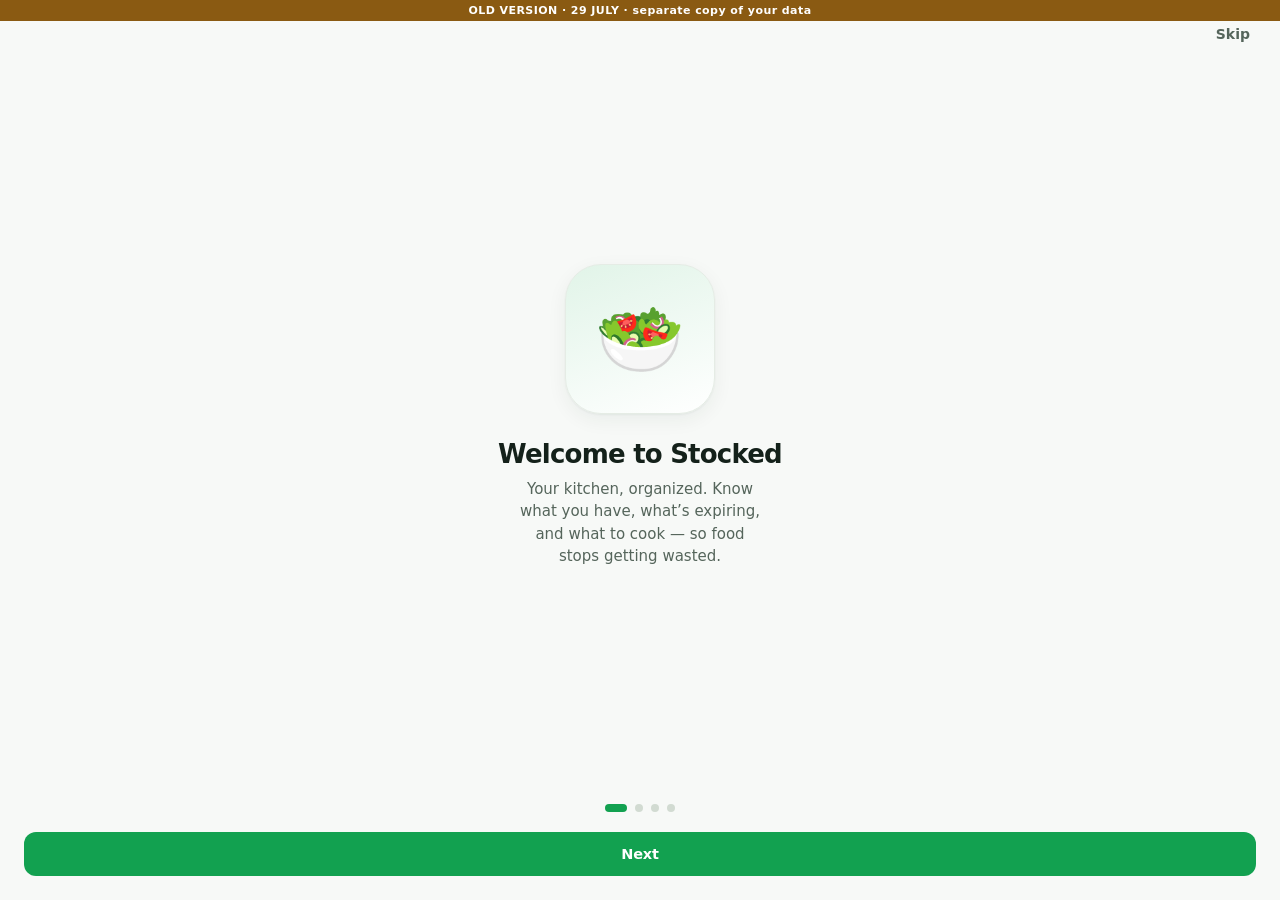
<file: old/index.html>
<!DOCTYPE html>
<html lang="en">
<head>
<meta charset="utf-8">
<meta name="viewport" content="width=device-width, initial-scale=1, viewport-fit=cover">
<meta name="theme-color" content="#F7F9F7" media="(prefers-color-scheme: light)">
<meta name="theme-color" content="#0E1512" media="(prefers-color-scheme: dark)">
<meta name="apple-mobile-web-app-capable" content="yes">
<meta name="apple-mobile-web-app-status-bar-style" content="default">
<meta name="apple-mobile-web-app-title" content="Stocked">
<title>Stocked (Jul 29)</title>
<link rel="manifest" href="manifest.webmanifest">
<style>#sbsflag{position:fixed;left:0;right:0;top:0;z-index:9999;background:#8A5A12;color:#fff;font:600 11px/1 -apple-system,system-ui,sans-serif;text-align:center;padding:calc(5px + env(safe-area-inset-top)) 0 5px;letter-spacing:.04em}/* the header is sticky at top:0 — move it below the banner, not under it */header{top:calc(21px + env(safe-area-inset-top)) !important}body{padding-top:calc(21px + env(safe-area-inset-top))}</style>
<!-- iOS uses this PNG for the Add-to-Home-Screen icon; it ignores the SVG in the manifest. -->
<link rel="apple-touch-icon" href="apple-touch-icon.png">
<style>
/* ============================================================
   SHELFLIFE — design system
   A clean, modern consumer app. One fresh-green brand colour on a
   soft, green-tinted white. Sans-serif for everything human; the
   mono face is kept only for dates, quantities and codes, where the
   tabular look reads like real packaging. Green is both the brand
   AND the "fresh/good" state — on purpose, the app IS freshness.
   Freshness signal stays a traffic light: green fresh, amber soon,
   red past. Soft elevation, generous radii, consistent spacing.
   ============================================================ */
:root{
  --void:#F7F9F7;       /* app background — clean near-white */
  --fog:#EEF2EE;        /* subtle fill — chips, thumbnails, wells */
  --shelf:#FFFFFF;      /* card surface */
  --rime:#E5ECE5;       /* hairline borders, dividers */
  --rime-hi:#D2DBD2;    /* stronger border */
  --frost:#14211A;      /* primary text — near-black green */
  --vapor:#55655B;      /* secondary text */
  --vapor-dim:#88968C;  /* tertiary text */

  --cold:#12A150;       /* BRAND green — primary actions, active nav, focus */
  --cold-2:#0C7D3C;     /* deeper green — gradients, pressed */
  --cold-soft:#E1F4E8;  /* green tint — soft fills, selected */
  --ink:#FFFFFF;        /* text that sits ON the green accent */
  --chill:#12A150;      /* good — success, nothing-missing */
  --thaw:#E2851F;       /* eat soon — amber */
  --thaw-soft:#FBEEDA;
  --spoil:#DE453D;      /* past date — red */
  --spoil-soft:#FBE5E4;
  --fresh:#2E8B57;      /* fresh — calm green (fresh rails) */

  --mono:ui-monospace,'SF Mono','Cascadia Mono','JetBrains Mono','Roboto Mono',Consolas,monospace;
  --sans:-apple-system,BlinkMacSystemFont,'SF Pro Text','Segoe UI',Roboto,system-ui,sans-serif;

  --pad:16px;
  --r:18px;             /* cards */
  --r-sm:12px;          /* buttons, inputs, small tiles */
  --nav-h:66px;
  --shadow-sm:0 1px 2px rgba(18,50,30,.06);
  --shadow:0 1px 2px rgba(18,50,30,.05),0 6px 20px rgba(18,50,30,.06);
  --shadow-lg:0 10px 34px rgba(18,50,30,.12);
  /* Neutral, not a green halo. Coloured glow shadows read as a template. */
  --shadow-fab:0 6px 16px rgba(18,50,30,.22);

  --glass:rgba(247,249,247,.85);    /* sticky header */
  --glass-nav:rgba(255,255,255,.92);
  --scrim:rgba(255,255,255,.94);    /* pills floating on a photo */
  --t-have-bg:#E8F3EC; --t-have:#1B6E42;
  --t-low-bg:#FDF0DC;  --t-low:#8A5A12;
  --t-out-bg:#FBE9E9;  --t-out:#9B2C2C;
  --t-miss-bg:#EDEFED; --t-miss:#5C6A5C;
}

/* ---- dark ----
   A kitchen at 11pm is the actual use case. Not an inversion: the greens are
   lifted so they still read as "fresh" on a dark ground, the card surface sits
   just above the page rather than below it, and the status colours keep their
   meaning instead of turning into neon. */
@media (prefers-color-scheme:dark){
  :root{
    --void:#0E1512; --fog:#1A241E; --shelf:#151E19; --rime:#243029; --rime-hi:#34423B;
    --frost:#E7EFE9; --vapor:#9AA89F; --vapor-dim:#74837A;
    --cold:#3CC974; --cold-2:#2FA95F; --cold-soft:#15291D; --ink:#07120B;
    --chill:#3CC974; --thaw:#E8A33F; --thaw-soft:#2A2114;
    --spoil:#EE6A60; --spoil-soft:#2C1A18; --fresh:#4FB47A;
    --shadow-sm:0 1px 2px rgba(0,0,0,.4); --shadow:0 2px 10px rgba(0,0,0,.45);
    --shadow-lg:0 12px 36px rgba(0,0,0,.55); --shadow-fab:0 6px 16px rgba(0,0,0,.5);
    --glass:rgba(14,21,18,.86); --glass-nav:rgba(17,25,21,.94); --scrim:rgba(12,20,16,.9);
    --t-have-bg:#14271B; --t-have:#63C98D;
    --t-low-bg:#2A2114;  --t-low:#D9A24B;
    --t-out-bg:#2B1816;  --t-out:#EE8478;
    --t-miss-bg:#212B25; --t-miss:#93A199;
  }
}
:root[data-theme="dark"]{
  --void:#0E1512; --fog:#1A241E; --shelf:#151E19; --rime:#243029; --rime-hi:#34423B;
  --frost:#E7EFE9; --vapor:#9AA89F; --vapor-dim:#74837A;
  --cold:#3CC974; --cold-2:#2FA95F; --cold-soft:#15291D; --ink:#07120B;
  --chill:#3CC974; --thaw:#E8A33F; --thaw-soft:#2A2114;
  --spoil:#EE6A60; --spoil-soft:#2C1A18; --fresh:#4FB47A;
  --shadow-sm:0 1px 2px rgba(0,0,0,.4); --shadow:0 2px 10px rgba(0,0,0,.45);
  --shadow-lg:0 12px 36px rgba(0,0,0,.55); --shadow-fab:0 6px 16px rgba(0,0,0,.5);
  --glass:rgba(14,21,18,.86); --glass-nav:rgba(17,25,21,.94); --scrim:rgba(12,20,16,.9);
  --t-have-bg:#14271B; --t-have:#63C98D;
  --t-low-bg:#2A2114;  --t-low:#D9A24B;
  --t-out-bg:#2B1816;  --t-out:#EE8478;
  --t-miss-bg:#212B25; --t-miss:#93A199;
}
:root[data-theme="light"]{
  --void:#F7F9F7; --fog:#EEF2EE; --shelf:#FFFFFF; --rime:#E5ECE5; --rime-hi:#D2DBD2;
  --frost:#14211A; --vapor:#55655B; --vapor-dim:#88968C;
  --cold:#12A150; --cold-2:#0C7D3C; --cold-soft:#E1F4E8; --ink:#FFFFFF;
  --chill:#12A150; --thaw:#E2851F; --thaw-soft:#FBEEDA;
  --spoil:#DE453D; --spoil-soft:#FBE5E4; --fresh:#2E8B57;
  --shadow-sm:0 1px 2px rgba(18,50,30,.06); --shadow-fab:0 6px 16px rgba(18,50,30,.22);
  --glass:rgba(247,249,247,.85); --glass-nav:rgba(255,255,255,.92); --scrim:rgba(255,255,255,.94);
  --t-have-bg:#E8F3EC; --t-have:#1B6E42;
  --t-low-bg:#FDF0DC;  --t-low:#8A5A12;
  --t-out-bg:#FBE9E9;  --t-out:#9B2C2C;
  --t-miss-bg:#EDEFED; --t-miss:#5C6A5C;
}
*{box-sizing:border-box;-webkit-tap-highlight-color:transparent}
html,body{margin:0;padding:0;background:var(--void);color:var(--frost);font-family:var(--sans);
  overscroll-behavior-y:contain;-webkit-font-smoothing:antialiased;text-rendering:optimizeLegibility}
body{padding-bottom:calc(var(--nav-h) + env(safe-area-inset-bottom));min-height:100dvh}
button{font-family:inherit;font-size:inherit;color:inherit;background:none;border:none;cursor:pointer}
input,select,textarea{font-family:var(--sans);font-size:16px;background:var(--shelf);color:var(--frost);
  border:1.5px solid var(--rime-hi);border-radius:var(--r-sm);padding:12px 13px;width:100%;transition:border-color .15s}
input:focus,select:focus,textarea:focus{outline:none;border-color:var(--cold)}
button:focus-visible{outline:2px solid var(--cold);outline-offset:2px}
::placeholder{color:var(--vapor-dim)}

/* ---- type ----
   Monospace is for DATA — barcodes, quantities, dates — where the tabular
   figures do real work. Using it for labels ("3× · COSTCO") is a developer
   habit that reads as a prototype, not a product. Labels are sans with tight
   tracking, which is what shipped apps use. */
.eyebrow{font-size:11px;letter-spacing:.07em;text-transform:uppercase;color:var(--vapor-dim);font-weight:700}
.code{font-family:var(--mono);font-variant-numeric:tabular-nums;font-size:.94em}
h1{font-size:22px;font-weight:800;letter-spacing:-.02em;margin:0;line-height:1.15}
h2{font-size:16px;font-weight:750;letter-spacing:-.01em;margin:0;color:var(--frost)}
h3{font-size:15px;font-weight:700;margin:0;letter-spacing:-.01em}
a{color:var(--cold);text-decoration:none}

/* ---- header ---- */
header{position:sticky;top:0;z-index:20;background:var(--glass);backdrop-filter:saturate(1.4) blur(16px);
  border-bottom:1px solid var(--rime);padding:calc(env(safe-area-inset-top) + 11px) var(--pad) 11px;
  display:flex;align-items:center;gap:9px}
header #title{font-size:20px;font-weight:800;letter-spacing:-.03em}
header .who{display:flex;align-items:center;gap:6px;font-size:18px;
  background:var(--shelf);border:1px solid var(--rime-hi);border-radius:999px;padding:4px 10px}
header #searchBtn{margin-left:auto}
header #searchBtn,header #cartBtn,header #setBtn{font-size:16px;background:var(--shelf);border:1px solid var(--rime);
  border-radius:999px;width:39px;height:39px;display:grid;place-items:center;box-shadow:var(--shadow-sm)}
header #searchBtn:active,header #cartBtn:active,header #setBtn:active{background:var(--fog)}
main{padding:var(--pad);max-width:660px;margin:0 auto}

/* ---- bottom nav, with a raised centre Scan button ---- */
nav{position:fixed;bottom:0;left:0;right:0;z-index:20;height:calc(var(--nav-h) + env(safe-area-inset-bottom));
  padding-bottom:env(safe-area-inset-bottom);background:var(--glass-nav);backdrop-filter:saturate(1.4) blur(16px);
  border-top:1px solid var(--rime);display:flex}
nav button{flex:1;display:flex;flex-direction:column;align-items:center;justify-content:center;gap:4px;
  color:var(--vapor-dim);font-size:10px;font-weight:650;letter-spacing:.01em}
nav button svg{width:23px;height:23px;stroke:currentColor;fill:none;stroke-width:1.7}
nav button[aria-current="page"]{color:var(--cold)}
nav button.fab svg{width:auto;height:24px;stroke:#fff;stroke-width:1.9;box-sizing:content-box;padding:13px;
  background:var(--cold);border-radius:50%;box-shadow:var(--shadow-fab);
  margin-top:-20px;border:4px solid var(--void)}
nav button.fab{color:var(--cold)}
nav button.fab[aria-current="page"] svg{filter:brightness(1.05)}

/* ---- item row: photo, name, freshness rail + date stamp ---- */
.item{position:relative;display:flex;align-items:center;gap:12px;background:var(--shelf);
  border:1px solid var(--rime);border-radius:var(--r);padding:11px 12px 11px 18px;margin-bottom:9px;
  overflow:hidden}
.item::before{content:"";position:absolute;left:0;top:0;bottom:0;width:5px;background:var(--rail,var(--vapor-dim))}
.item .thumb{position:relative;width:48px;height:48px;flex:0 0 auto;border-radius:12px;overflow:hidden;
  background:var(--fog);border:1px solid var(--rime);display:grid;place-items:center}
/* contain + a little padding, to match the big tiles exactly. With cover the
   same photo was centre-cropped here and whole there, so flipping between
   photo and compact view reframed everything.
   Pinned with position:absolute because the parent is a place-items:center
   grid — a centred grid item is sized by its CONTENT, so height:100% never
   resolved, the image laid out at its natural aspect and simply overflowed
   the box to be clipped. object-fit had nothing to act on. */
.item .thumb img{position:absolute;inset:0;width:100%;height:100%;object-fit:contain;display:block;padding:3px}
.item .thumb .ph{font-size:18px;font-weight:700;color:var(--vapor-dim);text-transform:uppercase}
.item .thumb .emoji{font-size:26px;line-height:1}
.item .body{flex:1;min-width:0}
.item .nm{font-size:15px;font-weight:650;letter-spacing:-.01em;white-space:nowrap;overflow:hidden;text-overflow:ellipsis}
.item .meta{display:flex;gap:8px;align-items:baseline;margin-top:3px}
.stamp{font-size:11.5px;letter-spacing:0;color:var(--rail,var(--vapor));font-weight:650}
.qty{font-size:11.5px;color:var(--vapor);white-space:nowrap;font-variant-numeric:tabular-nums}
.item .act{display:flex;gap:6px;flex-shrink:0}
.item .act button{width:35px;height:35px;border:1px solid var(--rime-hi);border-radius:10px;
  display:grid;place-items:center;color:var(--vapor);font-size:17px;line-height:1;background:var(--shelf)}
.item .act button:active{background:var(--fog)}
.item .act button.plus{color:var(--cold);border-color:var(--cold);background:var(--cold-soft)}

.pips{display:inline-flex;gap:2px;vertical-align:middle}
.pips i{width:5px;height:12px;border-radius:2px;background:var(--rime-hi)}
.pips i.on{background:var(--rail,var(--cold))}

/* ---- cards & buttons ---- */
.card{background:var(--shelf);border:1px solid var(--rime);border-radius:var(--r);padding:16px;margin-bottom:11px}
/* Flat fill, no gradient, no coloured glow. A green button that casts a green
   shadow is a template signature — real buttons cast neutral shadows or none. */
.btn{background:var(--cold);color:var(--ink);border-radius:var(--r-sm);padding:14px 16px;
  font-size:14.5px;font-weight:700;letter-spacing:-.01em;width:100%;
  display:flex;align-items:center;justify-content:center;gap:9px;
  text-align:center;transition:transform .08s,filter .12s;box-shadow:none}
.btn.ghost{background:var(--shelf);color:var(--frost);border:1.5px solid var(--rime-hi);box-shadow:none}
.btn.cold{background:var(--cold);color:var(--ink);box-shadow:none}
.btn.danger{color:var(--spoil);border-color:var(--t-out-bg);background:var(--shelf)}
/* Sheet menus read as a list of choices, so they left-align with the icon
   acting as the bullet — the pattern every iOS/Android action sheet uses. */
.btn.left{justify-content:flex-start;gap:12px;padding-left:15px}
.btn.ghost.on{border-color:var(--cold);color:var(--cold);background:var(--cold-soft)}
/* Appearance options: a real labelled choice rather than three bare chips, so
   "Match my phone" doesn't need guessing at. */
/* text-align:left is not redundant: .btn centres its text, and .left only
   changes the flex justification, so without this the labels sat centred
   next to a left-hand tick. */
.topt{height:auto;padding:12px 14px;margin-bottom:8px;align-items:flex-start;gap:11px;font-weight:600;text-align:left}
.topt .tk{width:20px;flex:0 0 auto;display:grid;place-items:center;color:var(--cold);margin-top:1px}
.topt b{display:block;font-size:14.5px;font-weight:750}
.topt .td{display:block;font-size:12.5px;font-weight:500;color:var(--vapor);line-height:1.45;margin-top:2px;white-space:normal}
.topt.on .td{color:var(--cold)}
.btn.ghost.on .ico{fill:currentColor}
.ico{flex:0 0 auto;display:block}
.chip .ico,.sect .ico{margin-right:-1px}
.btn.sm{padding:10px 12px;font-size:13px;border-radius:10px;width:auto}
.btn:active{transform:translateY(1px)}
.btn.cold:active{filter:brightness(.96)}
.btn:disabled{opacity:.45}
.row{display:flex;gap:9px}
.aisle-drag{cursor:grab}
.aisle-drag .grip{color:var(--vapor-dim);display:flex;flex:0 0 auto;touch-action:none}
.aisle-drag.dragging{opacity:.4}
.aisle-drag.drag-over{background:var(--fog);border-radius:var(--r-sm)}
label{display:block;margin-bottom:15px}
label .lbl{font-size:11px;font-weight:700;letter-spacing:.02em;text-transform:uppercase;color:var(--vapor);display:block;margin-bottom:7px}

.chips{display:flex;gap:7px;overflow-x:auto;padding:2px 0 11px;scrollbar-width:none;-webkit-overflow-scrolling:touch}
.chips::-webkit-scrollbar{display:none}
.chip{flex-shrink:0;font-size:12.5px;font-weight:650;padding:8px 14px;border-radius:999px;
  border:1.5px solid var(--rime-hi);color:var(--vapor);white-space:nowrap;background:var(--shelf);
  display:inline-flex;align-items:center;gap:5px}
.chip[aria-pressed="true"]{background:var(--cold);color:var(--ink);border-color:var(--cold)}

/* Quieter than the usual generated empty state: a muted icon at text scale,
   one line of plain fact, and a single action if there is one. A 58px emoji
   over two lines of encouragement is decoration where an instruction belongs. */
.empty{text-align:center;padding:46px 20px;color:var(--vapor-dim)}
.empty .ei{width:34px;height:34px;margin:0 auto 12px;color:var(--rime-hi)}
.empty .ei svg{width:34px;height:34px;stroke-width:1.4}
.empty .big{font-size:15.5px;font-weight:700;color:var(--frost);margin-bottom:5px;letter-spacing:-.01em}
.empty .sub{font-size:13.5px;line-height:1.5;max-width:32ch;margin:0 auto}

/* ---- home dashboard ---- */
.greet{margin:2px 0 16px}
.greet .hi{font-size:24px;font-weight:800;letter-spacing:-.03em}
.greet .dt{font-size:13px;color:var(--vapor);font-weight:600;margin-top:2px}
.stats{display:grid;grid-template-columns:repeat(3,1fr);gap:10px;margin-bottom:22px}
.stat{background:var(--shelf);border:1px solid var(--rime);border-radius:var(--r);padding:14px 12px;text-align:center}
.stat .num{font-size:24px;font-weight:800;letter-spacing:-.03em;font-variant-numeric:tabular-nums;line-height:1}
.stat .lbl{font-size:10.5px;font-weight:700;letter-spacing:.03em;text-transform:uppercase;color:var(--vapor-dim);margin-top:6px}
/* ---- dashboard: at a glance ----
   Four hard numbers above the fold. "Rescued" is the one that means the app
   did something — food you finished before it turned, counted for the month. */
.glance{display:grid;grid-template-columns:repeat(4,1fr);gap:1px;background:var(--rime);
  border:1px solid var(--rime);border-radius:var(--r);overflow:hidden;margin-bottom:22px}
.glance .gc{background:var(--shelf);padding:13px 8px;text-align:center}
.glance .gn{font-size:21px;font-weight:800;letter-spacing:-.035em;font-variant-numeric:tabular-nums;line-height:1}
.glance .gl{font-size:10px;font-weight:700;letter-spacing:.05em;text-transform:uppercase;
  color:var(--vapor-dim);margin-top:6px}

/* quick capture — the three ways in, always one tap from the home screen */
.qa{display:grid;grid-template-columns:repeat(3,1fr);gap:9px;margin-bottom:14px}
.qa button{background:var(--shelf);border:1px solid var(--rime);border-radius:var(--r-sm);
  padding:13px 6px;display:flex;flex-direction:column;align-items:center;gap:7px;
  font-size:12px;font-weight:700;color:var(--frost)}
.qa button:active{background:var(--fog)}
.qa button .ico{color:var(--cold)}

.section{margin-bottom:24px}
.section-head{display:flex;align-items:baseline;justify-content:space-between;margin:0 0 11px}
.section-head .more{font-size:13px;font-weight:650;color:var(--cold)}
.hscroll{display:flex;gap:11px;overflow-x:auto;scrollbar-width:none;-webkit-overflow-scrolling:touch;margin:0 calc(var(--pad)*-1);padding:2px var(--pad) 6px}
.hscroll::-webkit-scrollbar{display:none}
.foodcard{flex:0 0 118px;background:var(--shelf);border:1px solid var(--rime);border-radius:var(--r);overflow:hidden}
.foodcard .top{position:relative;height:80px;display:grid;place-items:center;background:var(--fog);font-size:38px}
.foodcard .top img{position:absolute;inset:0;width:100%;height:100%;object-fit:contain;padding:5px}
.foodcard .lo{padding:9px 10px 11px}
.foodcard .fn{font-size:13px;font-weight:650;white-space:nowrap;overflow:hidden;text-overflow:ellipsis;letter-spacing:-.01em}
.foodcard .fd{font-size:11px;font-weight:650;margin-top:3px;letter-spacing:0}
.qa{display:grid;grid-template-columns:repeat(4,1fr);gap:10px}
.qa button{background:var(--shelf);border:1px solid var(--rime);border-radius:var(--r);padding:14px 6px 11px;
  display:flex;flex-direction:column;align-items:center;gap:7px;box-shadow:var(--shadow-sm)}
.qa button:active{background:var(--fog)}
.qa .qi{width:42px;height:42px;border-radius:13px;display:grid;place-items:center;background:var(--cold-soft);font-size:20px}
.qa .ql{font-size:11px;font-weight:650;color:var(--frost);letter-spacing:-.01em}

/* ---- pills (missing / uses) ---- */
.pill{display:inline-block;font-size:11.5px;font-weight:600;padding:4px 10px;border-radius:999px;margin:0 5px 5px 0;
  background:var(--fog);color:var(--vapor)}
.pill.miss{background:var(--thaw-soft);color:var(--thaw)}
.pill.ok{background:var(--cold-soft);color:var(--cold)}

/* ---- recipe cards ---- */
.recipe-card{background:var(--shelf);border:1px solid var(--rime);border-radius:var(--r);overflow:hidden;margin-bottom:12px}
.recipe-card .banner{height:120px;display:flex;align-items:center;justify-content:center;font-size:46px;
  background:linear-gradient(150deg,var(--cold-soft),var(--shelf));position:relative}
.recipe-card .banner.photo{background-size:cover;background-position:center;background-repeat:no-repeat}
.recipe-card .banner .badge{position:absolute;top:10px;right:10px;font-size:11px;font-weight:700;padding:5px 10px;border-radius:999px;background:var(--scrim);box-shadow:var(--shadow-sm)}
.recipe-card .banner .badge.ok{color:var(--cold-2)}
.recipe-card .banner .badge.miss{color:var(--t-low)}
/* the have/total ratio, bottom-left of the photo where it can't fight the badge */
.recipe-card .banner .ratio{position:absolute;bottom:10px;left:10px;font-size:12px;font-weight:800;
  padding:4px 9px;border-radius:999px;background:rgba(20,33,26,.82);color:#fff;
  font-variant-numeric:tabular-nums;letter-spacing:.01em}
.recipe-card .rc-body{padding:14px 15px 15px}
.recipe-card .rc-body h3{margin-bottom:4px}
.recipe-card .rc-meta{font-size:11.5px;font-weight:650;color:var(--vapor-dim);letter-spacing:0;margin-bottom:10px}
.recipe-card .rc-act{display:flex;gap:8px;margin-top:12px;flex-wrap:wrap}

/* ---- tiles: the app's main visual unit ----
   Name on TOP, big photo underneath. A 48px thumbnail beside a line of text
   makes you read the app; a large photo lets you recognise it. Two up on a
   phone is the sweet spot — big enough to identify at a glance, dense enough
   that a real shopping list doesn't turn into a mile of scrolling. */
.tiles{display:grid;grid-template-columns:repeat(2,1fr);gap:12px;margin-bottom:14px}
.tiles.one{grid-template-columns:1fr}
/* Flat surface + hairline. Elevation is a signal that something FLOATS above
   the page — sheets, the FAB, a toast. When every card carries the same
   shadow it stops meaning anything and just muddies the screen. */
.tile{position:relative;background:var(--shelf);border:1px solid var(--rime);border-radius:var(--r);
  overflow:hidden;display:flex;flex-direction:column;text-align:left;width:100%}
.tile .tt{padding:11px 12px 9px}
.tile .tn{font-size:15px;font-weight:750;letter-spacing:-.015em;line-height:1.25;
  display:-webkit-box;-webkit-line-clamp:2;-webkit-box-orient:vertical;overflow:hidden}
/* Reserve two lines in the grid so a wrapping name doesn't shove its photo
   out of line with the tile beside it. */
.tiles:not(.one) .tile .tn{min-height:2.5em}
.tile .tm{font-size:10.5px;letter-spacing:.04em;color:var(--vapor);margin-top:5px;font-weight:600;
  display:flex;flex-wrap:wrap;gap:4px;align-items:center;min-height:20px}
/* 4:3, not square: a square photo in a two-up grid makes each tile ~430px
   tall, so a real shopping list turns into a mile of scrolling. This keeps
   the photo big enough to recognise while fitting ~3 rows on a phone. */
/* flex:0 0 auto or the grid's equal-height stretch overrides aspect-ratio and
   one tile's photo box silently grows taller than its neighbour's — which is
   what made the same photo look framed differently in two tiles side by side. */
.tile .tp{position:relative;aspect-ratio:4/3;flex:0 0 auto;background:var(--fog);display:grid;place-items:center;overflow:hidden}
.tiles.one .tp{aspect-ratio:16/9}
/* contain, not cover: a real product/shelf photo is rarely 4:3, and cropping
   it to fit was cutting off the very thing the tile exists to show. The fog
   background letterboxes whatever's left over instead of guessing what to lose.
   Padded slightly so a photo never touches the tile edge. */
.tile .tp img{position:absolute;inset:0;width:100%;height:100%;object-fit:contain;display:block;padding:6px}
/* A contained photo always leaves bars somewhere — grocery pack shots are
   never 4:3. Filling those bars with a blurred, scaled copy of the photo
   itself means every shape looks deliberate instead of broken, and it works
   in both themes: a white pack shot no longer slams a white slab into a dark
   screen, and a full-bleed snapshot gets a halo of its own colour. */
.tile .tp img.bg,.item .thumb img.bg,.foodcard .top img.bg{
  object-fit:cover;padding:0;filter:blur(16px) saturate(1.35);transform:scale(1.25);opacity:.6}
.item .thumb img.bg{filter:blur(7px) saturate(1.35)}
@media (prefers-reduced-motion:reduce){.tile .tp img.bg{filter:blur(16px)}}
.tile .tp .emoji{font-size:46px;line-height:1}
.tiles.one .tp .emoji{font-size:64px}
.tile .tb{position:absolute;top:8px;left:8px;font-size:11px;font-weight:700;padding:5px 9px;
  border-radius:999px;background:var(--scrim);color:var(--frost);letter-spacing:0;
  box-shadow:0 1px 3px rgba(18,50,30,.16)}
/* margin-top:auto pins the check row to the bottom, so when a row's tiles end
   up different heights the slack lands in one place instead of stretching the photo. */
.tile .tc{display:flex;align-items:center;gap:9px;padding:11px 12px;border-top:1px solid var(--rime);
  font-size:13.5px;font-weight:700;color:var(--vapor);background:var(--shelf);width:100%;margin-top:auto}
.tile .tc .box{width:24px;height:24px;border-radius:8px;border:2px solid var(--rime-hi);
  display:grid;place-items:center;color:#fff;font-size:14px;flex:0 0 auto;background:var(--shelf)}
.tile .tc:active{background:var(--fog)}
.tile.done{opacity:.6}
.tile.done .tn{text-decoration:line-through;color:var(--vapor)}
.tile.done .tc .box{background:var(--fresh);border-color:var(--fresh)}
.tile.sel{border-color:var(--cold);box-shadow:0 0 0 3px var(--cold-soft)}
/* "got" = just added, still wanted. Distinct from "done" (crossed off): a
   thing you just put ON your list shouldn't render as struck through. */
.tile.got{border-color:var(--fresh)}
.tile.got .tc{color:var(--fresh)}
.tile.got .tc .box{background:var(--fresh);border-color:var(--fresh)}

/* A tap that quietly succeeds reads as a tap that did nothing. */
@keyframes tpop{0%{transform:scale(.55);opacity:.3}55%{transform:scale(1.2)}100%{transform:scale(1);opacity:1}}
.tile .tc .box.pop{animation:tpop .34s cubic-bezier(.2,.9,.3,1.35)}
@keyframes tflash{from{background:var(--cold-soft)}to{background:var(--shelf)}}
.tile.added{animation:tflash .9s ease-out}
/* Checked items leave rather than teleport into another section. Without the
   transition the list just silently rearranges and you lose your place. */
@keyframes tleave{to{opacity:0;transform:scale(.94)}}
.tile.leaving{animation:tleave .22s ease-in forwards;pointer-events:none}
.tiles{transition:none}
@media (prefers-reduced-motion:reduce){
  .tile .tc .box.pop,.tile.added,.tile.leaving{animation:none}
  .tile.leaving{opacity:0}
}
/* 36px, not 29 — this sits on a photo that is itself tappable, so a near
   miss used to open a file picker instead of doing what you asked. */
.tile .tx{position:absolute;top:7px;right:7px;width:36px;height:36px;border-radius:999px;
  background:var(--scrim);box-shadow:0 1px 3px rgba(18,50,30,.16);
  display:grid;place-items:center;color:var(--vapor);line-height:1}

/* status tags — the "you're out of this" signal, read at a glance */
.tag{display:inline-flex;align-items:center;gap:4px;font-size:11px;font-weight:750;
  padding:4px 9px;border-radius:999px;letter-spacing:.01em;white-space:nowrap}
.tag.have{background:var(--t-have-bg);color:var(--t-have)}
.tag.low{background:var(--t-low-bg);color:var(--t-low)}
.tag.out{background:var(--t-out-bg);color:var(--t-out)}
.tag.miss{background:var(--t-miss-bg);color:var(--t-miss)}
.tag.list{background:var(--cold-soft);color:var(--cold-2)}

/* ---- speed dial ----
   One + that fans out into the three ways to add food, instead of sending
   you to a chooser screen and back. The scrim is part of it: while it's open
   the rest of the app is out of play, so a stray tap closes rather than fires. */
.dial{position:fixed;inset:0;z-index:29;background:rgba(10,18,14,.34);
  -webkit-backdrop-filter:blur(2px);backdrop-filter:blur(2px)}
.dial .opts{position:absolute;right:calc(var(--pad) + 2px);
  bottom:calc(var(--nav-h) + env(safe-area-inset-bottom) + 84px);
  display:flex;flex-direction:column;align-items:flex-end;gap:11px}
.dial button{display:flex;align-items:center;gap:11px;background:var(--shelf);color:var(--frost);
  border:1px solid var(--rime);border-radius:999px;padding:11px 17px 11px 15px;
  font-size:14px;font-weight:700;box-shadow:var(--shadow-lg);white-space:nowrap;
  animation:dialin .16s cubic-bezier(.2,.9,.3,1.2) backwards}
.dial button .ico{color:var(--cold)}
.dial button:nth-child(2){animation-delay:.03s}
.dial button:nth-child(3){animation-delay:.06s}
@keyframes dialin{from{opacity:0;transform:translateY(12px) scale(.92)}}
#fab[aria-expanded="true"]{transform:rotate(45deg)}
#fab{transition:transform .18s cubic-bezier(.2,.9,.3,1.2)}
@media (prefers-reduced-motion:reduce){.dial button{animation:none}#fab{transition:none}}

/* compact shopping row: checkbox left, the way every list app does it */
.item.srow{padding:10px 12px;gap:11px;margin-bottom:7px}
.item.srow::before{display:none}
.item.srow .cbx{width:26px;height:26px;flex:0 0 auto;border-radius:8px;border:2px solid var(--rime-hi);
  display:grid;place-items:center;color:#fff;background:var(--shelf)}
.item.srow .meta{margin-top:4px}
.item.srow.done{opacity:.55}
.item.srow.done .nm{text-decoration:line-through;color:var(--vapor)}
.item.srow.done .cbx{background:var(--fresh);border-color:var(--fresh)}
.item.srow.added{animation:tflash .9s ease-out}
.item.srow.leaving{animation:tleave .22s ease-in forwards;pointer-events:none}

/* aisle headers — quieter than a section heading, because they're waypoints
   on a walk rather than divisions of the screen */
.aisle{display:flex;align-items:baseline;justify-content:space-between;margin:17px 0 9px}
.aisle:first-child{margin-top:2px}
.aisle span{font-size:11.5px;font-weight:800;letter-spacing:.07em;text-transform:uppercase;color:var(--vapor)}
.aisle i{font-style:normal;font-size:11.5px;color:var(--vapor-dim);font-weight:650;font-variant-numeric:tabular-nums}

/* section headings, so Completed reads as a place rather than a leftover */
.sect{display:flex;align-items:baseline;justify-content:space-between;margin:22px 0 10px}
.sect h3{font-size:15px;font-weight:800;letter-spacing:-.015em}
.sect .n{font-size:12px;color:var(--vapor-dim);font-weight:650;font-variant-numeric:tabular-nums}

/* ---- meal planner ---- */
.day{background:var(--shelf);border:1px solid var(--rime);border-radius:var(--r);padding:14px;margin-bottom:10px}
.day.today{border-color:var(--cold);box-shadow:0 0 0 3px var(--cold-soft)}
.day .dh{display:flex;align-items:baseline;justify-content:space-between;margin-bottom:10px}
.day .dh .dw{font-size:15px;font-weight:750;letter-spacing:-.01em}
.day .dh .dw small{font-weight:600;color:var(--vapor);font-size:12px;margin-left:6px}
.day .dh .badge{font-size:10px;font-weight:700;letter-spacing:.04em;text-transform:uppercase;color:var(--cold);background:var(--cold-soft);padding:3px 8px;border-radius:999px}
.meal{display:flex;align-items:center;gap:10px;padding:9px 0;border-top:1px solid var(--rime)}
.meal:first-child{border-top:none}
.meal .mi{font-size:20px}
.meal .mn{flex:1;min-width:0;font-size:14px;font-weight:600;white-space:nowrap;overflow:hidden;text-overflow:ellipsis}
.meal .mx{width:30px;height:30px;border:1px solid var(--rime-hi);border-radius:9px;color:var(--vapor);display:grid;place-items:center}
.day .addmeal{width:100%;margin-top:8px;padding:10px;border:1.5px dashed var(--rime-hi);border-radius:var(--r-sm);
  color:var(--vapor);font-size:13px;font-weight:650;background:var(--void);
  display:flex;align-items:center;justify-content:center;gap:7px}
.day .addmeal:active{background:var(--fog)}

/* scanner */
#scanwrap{position:relative;background:#000;border-radius:var(--r);overflow:hidden;aspect-ratio:4/3;margin-bottom:12px;box-shadow:var(--shadow)}
#video{width:100%;height:100%;object-fit:cover;display:block}
.reticle{position:absolute;inset:16% 10%;border:2px solid rgba(18,161,80,.7);border-radius:10px;pointer-events:none}
.reticle::after{content:"";position:absolute;left:0;right:0;top:50%;height:2px;background:var(--cold);
  box-shadow:0 0 12px var(--cold);animation:sweep 2.6s ease-in-out infinite}
@keyframes sweep{0%,100%{top:6%}50%{top:94%}}
.reticle{transition:background .12s ease,border-color .12s ease}
.reticle.hit{border-color:var(--chill);background:rgba(18,161,80,.2)}
.reticle.miss{border-color:var(--spoil);background:rgba(222,69,61,.2)}
.torchbtn{position:absolute;top:10px;right:10px;width:42px;height:42px;border-radius:50%;
  background:rgba(10,20,15,.5);border:1px solid rgba(255,255,255,.3);display:grid;place-items:center;
  font-size:18px;backdrop-filter:blur(6px);z-index:2}
.torchbtn[aria-pressed="true"]{background:var(--cold)}
@media (prefers-reduced-motion:reduce){.reticle::after{animation:none}*{transition:none!important}}

.toast{position:fixed;left:50%;transform:translateX(-50%);bottom:calc(var(--nav-h) + 22px);z-index:60;
  background:var(--frost);color:#fff;font-size:13px;font-weight:650;
  padding:13px 17px;border-radius:999px;display:flex;align-items:center;gap:13px;max-width:calc(100vw - 32px);
  box-shadow:var(--shadow-lg)}
.toast button{color:var(--ink);font-size:12px;font-weight:800;letter-spacing:.02em;
  background:var(--cold);padding:6px 11px;border-radius:8px}

/* Full screen, not a centered card: every sheet in the app opens through this
   one <dialog>, and a feature you can only half-see in a 470px box never
   feels like a real place. A fixed back arrow (glued on in JS, see #dlgBack)
   is the one consistent way out, on every one of them. */
dialog{border:none;background:var(--shelf);color:var(--frost);border-radius:0;
  padding:calc(env(safe-area-inset-top) + 62px) 18px calc(env(safe-area-inset-bottom) + 24px);
  width:100vw;height:100dvh;max-width:100vw;max-height:100dvh;margin:0;position:fixed;inset:0;
  overflow:auto;box-shadow:none}
dialog::backdrop{background:var(--shelf)}
#dlgBack{position:absolute;top:calc(env(safe-area-inset-top) + 14px);left:14px;z-index:5;
  width:40px;height:40px;border-radius:50%;background:var(--fog);border:1px solid var(--rime);
  display:flex;align-items:center;justify-content:center;color:var(--frost);box-shadow:var(--shadow-sm)}
#dlgBack:active{transform:scale(.94)}

/* The confirm layer is the ONE dialog that isn't full-screen. It has to be
   able to open on top of a sheet (confirming a delete from inside an item
   sheet), and it has to read as "answer this, then carry on" — a full-screen
   takeover for a yes/no question loses the thing you were looking at. */
#cdlg{width:min(400px,calc(100vw - 40px));height:auto;max-height:80dvh;inset:auto;
  margin:auto;position:fixed;top:50%;left:50%;transform:translate(-50%,-50%);
  border:1px solid var(--rime);border-radius:var(--r);padding:22px 20px 18px;
  box-shadow:0 24px 60px rgba(0,0,0,.5)}
#cdlg::backdrop{background:rgba(0,0,0,.55)}
#cdlg h2{margin:0 0 8px;font-size:19px;font-weight:750;letter-spacing:-.01em}
#cdlg .cb{margin:0 0 18px;color:var(--vapor);font-size:14px;line-height:1.5}

.recipe{position:relative;background:var(--shelf);border:1px solid var(--rime);border-radius:var(--r);
  padding:14px 14px 14px 17px;margin-bottom:10px;box-shadow:var(--shadow-sm);overflow:hidden}
.recipe::before{content:"";position:absolute;left:0;top:0;bottom:0;width:5px;background:var(--rail,var(--rime-hi))}
.recipe h3{font-size:15px;margin:0 0 5px;font-weight:700}
.gap{font-size:12.5px;font-weight:600;color:var(--thaw)}
.gap.none{color:var(--chill)}
.tag{font-size:11px;color:var(--vapor-dim);letter-spacing:0;font-weight:650}
.spin{width:15px;height:15px;border:2px solid rgba(6,20,12,.3);border-top-color:var(--ink);border-radius:50%;
  animation:sp .7s linear infinite;display:inline-block;vertical-align:-2px}
.btn.ghost .spin,.note .spin{border-color:var(--rime-hi);border-top-color:var(--cold)}
@keyframes sp{to{transform:rotate(360deg)}}
.hide{display:none!important}
.note{font-size:13px;color:var(--vapor);line-height:1.55}
.warn{border-left:3px solid var(--thaw);padding-left:11px;color:#9a5a10;font-size:12.5px;line-height:1.5}

/* ---- floating add button (per screen, bottom-right) ---- */
.fab-add{position:fixed;right:18px;bottom:calc(var(--nav-h) + env(safe-area-inset-bottom) + 16px);z-index:40;
  width:58px;height:58px;border-radius:50%;background:linear-gradient(160deg,var(--cold),var(--cold-2));
  color:#fff;font-size:30px;font-weight:400;line-height:1;display:grid;place-items:center;box-shadow:var(--shadow-fab)}
.fab-add:active{transform:scale(.94)}
.fab-add svg{width:26px;height:26px;stroke:var(--ink);stroke-width:2.4;fill:none}

/* ---- profile hub (Cooklist-style rows) ---- */
.phead{display:flex;flex-direction:column;align-items:center;text-align:center;padding:14px 0 22px}
.phead .avatar{width:84px;height:84px;border-radius:50%;background:var(--cold-soft);display:grid;place-items:center;
  font-size:38px;margin-bottom:12px;border:2px solid var(--cold)}
.phead .pname{font-size:22px;font-weight:800;letter-spacing:-.02em}
.phead .psub{font-size:13px;color:var(--vapor);margin-top:3px;font-weight:600}
.plist{background:var(--shelf);border:1px solid var(--rime);border-radius:var(--r);overflow:hidden;margin-bottom:16px;box-shadow:var(--shadow-sm)}
.prow{display:flex;align-items:center;gap:14px;padding:15px 16px;border-top:1px solid var(--rime);width:100%;text-align:left;background:none}
.prow:first-child{border-top:none}
.prow:active{background:var(--fog)}
.prow .pic{width:34px;height:34px;border-radius:10px;background:var(--cold-soft);display:grid;place-items:center;font-size:18px;flex:0 0 auto}
.prow .pt{flex:1;min-width:0}
.prow .ptt{font-size:15px;font-weight:650;letter-spacing:-.01em}
.prow .pss{font-size:12px;color:var(--vapor);margin-top:2px}
.prow .parr{color:var(--vapor-dim);font-size:20px;flex:0 0 auto}
.prow .plink{color:var(--cold);font-weight:700;font-size:13px}
.pgroup-label{font-size:12px;font-weight:750;letter-spacing:.04em;text-transform:uppercase;color:var(--vapor-dim);margin:6px 4px 9px}

/* ---- section header with count + chevron (pantry categories) ---- */
.cat-head{display:flex;align-items:center;justify-content:space-between;margin:18px 2px 10px}
.cat-head .ct{font-size:17px;font-weight:750;letter-spacing:-.01em}
.cat-head .cc{font-size:12px;font-weight:700;color:var(--vapor-dim);letter-spacing:.03em;display:flex;align-items:center;gap:4px}

/* ---- onboarding welcome carousel ---- */
.wc-wrap{position:fixed;inset:0;z-index:80;background:var(--void);display:flex;flex-direction:column;
  padding:calc(env(safe-area-inset-top) + 20px) 24px calc(env(safe-area-inset-bottom) + 24px)}
.wc-skip{align-self:flex-end;color:var(--vapor);font-size:14px;font-weight:600;padding:6px}
.wc-body{flex:1;display:flex;flex-direction:column;align-items:center;justify-content:center;text-align:center;gap:8px}
.wc-art{width:150px;height:150px;border-radius:36px;background:linear-gradient(160deg,var(--cold-soft),var(--shelf));
  display:grid;place-items:center;font-size:72px;margin-bottom:18px;box-shadow:var(--shadow);border:1px solid var(--rime)}
.wc-title{font-size:26px;font-weight:800;letter-spacing:-.03em;max-width:16ch;line-height:1.12}
.wc-sub{font-size:15px;color:var(--vapor);line-height:1.5;max-width:26ch;font-weight:500}
.wc-dots{display:flex;gap:8px;justify-content:center;margin:20px 0}
.wc-dots i{width:8px;height:8px;border-radius:50%;background:var(--rime-hi)}
.wc-dots i.on{background:var(--cold);width:22px;border-radius:4px}
</style>
</head>
<body>

<header>
  <h1 id="title">Stocked</h1>
  <button id="searchBtn" class="hide" aria-label="Search your pantry">🔎</button>
</header>

<main id="app"></main>

<div id="dial" class="dial hide" aria-hidden="true"></div>
<button id="fab" class="fab-add hide" aria-label="Add food" aria-expanded="false"><svg viewBox="0 0 24 24" stroke-linecap="round"><path d="M12 5v14M5 12h14"/></svg></button>

<div id="sbsflag">OLD VERSION &middot; 29 JULY &middot; separate copy of your data</div>
<nav id="nav"></nav>

<dialog id="dlg"></dialog>
<dialog id="cdlg"></dialog>

<script>
/* ================================================================
   COLD ROOM — household food inventory
   Local-first. Works offline (your basement freezer has bad wifi).
   Optional cloud sync is a drop-in, not a dependency.
   ================================================================ */

/* ---------------- storage: tiny IndexedDB wrapper ---------------- */
const DB = (() => {
  let db, mem = null;   // mem: in-memory fallback for contexts with no IndexedDB
  const STORES = ['items','catalog','recipes','meta','log','shopping','plan','saved'];
  const open = () => new Promise((res, rej) => {
    if (!('indexedDB' in window)) return rej(new Error('no indexedDB'));
    const r = indexedDB.open('coldroom-sidebyside', 1);
    r.onupgradeneeded = e => {
      const d = e.target.result;
      STORES.forEach(s => { if (!d.objectStoreNames.contains(s)) d.createObjectStore(s, { keyPath: 'id' }); });
    };
    r.onsuccess = e => { db = e.target.result; res(db); };
    r.onerror = () => rej(r.error);
  });
  const tx = (store, mode = 'readonly') => db.transaction(store, mode).objectStore(store);
  const p = req => new Promise((res, rej) => { req.onsuccess = () => res(req.result); req.onerror = () => rej(req.error); });
  return {
    // A double-tapped .html snapshot opens over file://, where WebKit refuses
    // IndexedDB outright — that used to throw here and leave boot() half-run:
    // the CSS painted but render() never got called, i.e. a blank coloured
    // screen. Falling back to memory means the snapshot still opens; it just
    // won't remember edits after the tab closes, same as any other view copy.
    async init() { try { await open(); } catch (e) { mem = {}; STORES.forEach(s => mem[s] = new Map()); } },
    get: (s, id) => mem ? Promise.resolve(mem[s].get(id)) : p(tx(s).get(id)),
    all: (s) => mem ? Promise.resolve([...mem[s].values()]) : p(tx(s).getAll()),
    put: (s, v) => mem ? (mem[s].set(v.id, v), Promise.resolve(v.id)) : p(tx(s, 'readwrite').put(v)),
    del: (s, id) => mem ? (mem[s].delete(id), Promise.resolve()) : p(tx(s, 'readwrite').delete(id)),
  };
})();

const uid = () => Date.now().toString(36) + Math.random().toString(36).slice(2, 8);
const DAY = 86400000;
const today = () => { const d = new Date(); d.setHours(0,0,0,0); return d.getTime(); };

/* ---------------- shelf life: category x location-kind ----------------
   The whole point: you never type an expiry date. Ever.
   Days are deliberately conservative-but-real, not the printed
   "best by" date, which is a marketing artifact, not a safety line. */
const SHELF = {
  //                      fridge  freezer  pantry
  'dairy-milk':          [   7,     90,      0 ],
  'dairy-cheese-hard':   [  35,    180,      0 ],
  'dairy-cheese-soft':   [  10,     60,      0 ],
  'dairy-yogurt':        [  21,     60,      0 ],
  'dairy-butter':        [  60,    270,      0 ],
  'eggs':                [  28,      0,      0 ],
  'meat-raw':            [   2,    180,      0 ],
  'poultry-raw':         [   2,    270,      0 ],
  'fish-raw':            [   2,    180,      0 ],
  'deli-meat':           [   5,     60,      0 ],
  'leftovers':           [   4,     90,      0 ],
  'produce-leafy':       [   6,     30,      2 ],
  'produce-berry':       [   5,    300,      1 ],
  'produce-hardy':       [  21,    240,     10 ],
  'produce-root':        [  40,    300,     60 ],
  'produce-citrus':      [  28,    120,     10 ],
  'produce-banana':      [   7,     90,      4 ],
  'produce-avocado':     [   7,     90,      3 ],
  'herbs-fresh':         [   7,    120,      0 ],
  'bread':               [  10,     90,      4 ],
  'tortilla':            [  30,    180,      7 ],
  'frozen-meal':         [   0,    240,      0 ],
  'frozen-veg':          [   0,    300,      0 ],
  'ice-cream':           [   0,     90,      0 ],
  'canned':              [ 400,      0,    730 ],
  'jarred-sauce':        [  10,      0,    540 ],
  'condiment':           [ 180,      0,    365 ],
  'dry-pasta-rice':      [   0,      0,    720 ],
  'dry-grain-flour':     [ 365,    365,    240 ],
  'snack':               [   0,      0,     90 ],
  'cereal':              [   0,      0,    180 ],
  'baking':              [   0,      0,    540 ],
  'oil-vinegar':         [   0,      0,    365 ],
  'coffee-tea':          [   0,      0,    240 ],
  'juice-drink':         [  10,    180,    270 ],
  'nuts-seeds':          [ 180,    365,     90 ],
  'spice':               [   0,      0,   1000 ],
  // Paper goods, wrap, cleaning supplies. Tracked because they belong on the
  // shopping list, but they don't spoil — a long horizon keeps them out of
  // "use soon" instead of nagging you about the toilet paper.
  'household':           [3650,   3650,   3650 ],
  'other':               [  14,    180,    180 ],
};
const KIND_IDX = { fridge: 0, freezer: 1, pantry: 2 };

/* Once opened, the clock changes completely. Unopened sour cream
   lasts weeks; opened lasts ten days. This is where most waste hides. */
const OPENED_DAYS = {
  'dairy-milk':7,'dairy-cheese-hard':21,'dairy-cheese-soft':7,'dairy-yogurt':7,
  'deli-meat':4,'jarred-sauce':7,'juice-drink':7,'condiment':120,'canned':3,
  'bread':7,'produce-leafy':3,'nuts-seeds':60,'coffee-tea':30,
};

/* count = discrete things you can literally count.
   level = bulk things nobody weighs (milk, flour, oil).
   pack  = Costco's fault. A container holding N units. */
const UNIT_MODE = {
  'dairy-milk':'level','oil-vinegar':'level','dry-grain-flour':'level','dry-pasta-rice':'level',
  'condiment':'level','jarred-sauce':'level','juice-drink':'level','coffee-tea':'level',
  'cereal':'level','baking':'level','spice':'level','nuts-seeds':'level',
  'produce-leafy':'level','herbs-fresh':'level','dry-grain':'level',
};
const unitModeFor = cat => UNIT_MODE[cat] || 'count';

/* Map Open Food Facts' sprawling category tags onto our small vocabulary.
   Order matters — first hit wins, so specific before general. */
const OFF_MAP = [
  [/ice-?cream|frozen-desserts/,'ice-cream'],
  [/frozen-vegetab|frozen-fruit/,'frozen-veg'],
  [/frozen-meals|pizza|ready-meal/,'frozen-meal'],
  [/milks?$|milk-|dairy-drink/,'dairy-milk'],
  [/yogh?urt|yaourt/,'dairy-yogurt'],
  [/butter|margarin/,'dairy-butter'],
  [/hard-cheese|parmes|cheddar|gouda/,'dairy-cheese-hard'],
  [/cheese|fromage/,'dairy-cheese-soft'],
  [/eggs?$/,'eggs'],
  [/poultry|chicken|turkey/,'poultry-raw'],
  [/fish|seafood|salmon|tuna|shrimp/,'fish-raw'],
  [/deli|charcuter|ham$|salami|bacon/,'deli-meat'],
  [/meats?$|beef|pork|lamb/,'meat-raw'],
  [/breads?|baguette|bagel|bun/,'bread'],
  [/tortilla|wrap/,'tortilla'],
  [/canned|tinned|preserve/,'canned'],
  [/sauce|salsa|pesto|ketchup/,'jarred-sauce'],
  [/condiment|mustard|mayonn|dressing/,'condiment'],
  [/pastas?|rice|noodle|couscous/,'dry-pasta-rice'],
  [/flour|baking/,'baking'],
  [/cereal|granola|oat/,'cereal'],
  [/oils?$|vinegar|olive-oil/,'oil-vinegar'],
  [/coffee|teas?$|infusion/,'coffee-tea'],
  [/juice|soda|water|beverage|drink/,'juice-drink'],
  [/nuts|seeds|almond|peanut/,'nuts-seeds'],
  [/spice|herb|seasoning/,'spice'],
  [/snack|chips|crisps|biscuit|cookie|candy|chocolate|bar/,'snack'],
  [/salad|lettuce|spinach|greens|kale/,'produce-leafy'],
  [/berr|strawb|blueb|raspb/,'produce-berry'],
  [/banana/,'produce-banana'],
  [/avocado/,'produce-avocado'],
  [/citrus|orange|lemon|lime|grapefruit/,'produce-citrus'],
  [/potato|onion|carrot|garlic|root/,'produce-root'],
  [/vegetab|fruits?$|produce/,'produce-hardy'],
];
/* Test each tag separately, not the joined blob — otherwise an
   $-anchored pattern like /milks?$/ never fires, because the string
   it's handed is "en:milks,en:dairies" and only the last tag can win.
   Patterns loop outer so the specific-before-general ordering holds. */
const mapCat = tags => {
  const list = String(tags || '').toLowerCase()
    .split(/[,\s]+/).map(t => t.replace(/^[a-z]{2}:/, '')).filter(Boolean);
  for (const [re, cat] of OFF_MAP) if (list.some(t => re.test(t))) return cat;
  return 'other';
};

const CATS = Object.keys(SHELF);

/* ---------------- aisles ----------------
   A shopping list sorted by when you typed things is a list that makes you
   walk the shop twice. Sorted by aisle, you walk it once — which is the
   single most-praised feature in every list app there is. The order below is
   the usual supermarket loop: produce at the door, freezers at the end. Each
   store can reorder it, because Costco's layout isn't the corner shop's. */
const AISLES = [
  ['produce',   'Produce'],
  ['bakery',    'Bakery'],
  ['meat',      'Meat & fish'],
  ['dairy',     'Dairy & eggs'],
  ['pantry',    'Pantry & dry goods'],
  ['cans',      'Tins & jars'],
  ['snacks',    'Snacks & sweets'],
  ['drinks',    'Drinks'],
  ['frozen',    'Frozen'],
  ['household', 'Household'],
  ['other',     'Everything else'],
];
const AISLE_NAME = id => (AISLES.find(a => a[0] === id) || ['other', 'Everything else'])[1];
const CAT_AISLE = {
  'produce-leafy':'produce','produce-berry':'produce','produce-hardy':'produce','produce-root':'produce',
  'produce-citrus':'produce','produce-banana':'produce','produce-avocado':'produce','herbs-fresh':'produce',
  'bread':'bakery','tortilla':'bakery',
  'meat-raw':'meat','poultry-raw':'meat','fish-raw':'meat','deli-meat':'meat',
  'dairy-milk':'dairy','dairy-cheese-hard':'dairy','dairy-cheese-soft':'dairy','dairy-yogurt':'dairy',
  'dairy-butter':'dairy','eggs':'dairy',
  'dry-pasta-rice':'pantry','dry-grain-flour':'pantry','cereal':'pantry','baking':'pantry',
  'oil-vinegar':'pantry','spice':'pantry','coffee-tea':'pantry','nuts-seeds':'pantry',
  'canned':'cans','jarred-sauce':'cans','condiment':'cans',
  'snack':'snacks','ice-cream':'frozen','frozen-meal':'frozen','frozen-veg':'frozen',
  'juice-drink':'drinks','household':'household','leftovers':'other','other':'other',
};
const aisleOf = cat => CAT_AISLE[cat] || 'other';

/* A store's own walking order, falling back to the default loop. */
function aisleOrder(store = '') {
  const saved = (S.household?.aisleOrder || {})[store || '_'];
  const base = AISLES.map(a => a[0]);
  if (!saved || !saved.length) return base;
  // keep any aisle the saved order doesn't know about, so adding one later
  // doesn't make it silently vanish from the list
  return [...saved.filter(a => base.includes(a)), ...base.filter(a => !saved.includes(a))];
}
async function saveAisleOrder(store, order) {
  if (!S.household) return;
  S.household.aisleOrder = { ...(S.household.aisleOrder || {}), [store || '_']: order };
  await saveHousehold();
}

/* ---------------- state ---------------- */
let S = { items: [], catalog: [], recipes: [], shopping: [], plan: [], saved: [], household: null, cfg: {}, view: 'home', loc: 'all', who: null, q: '', cq: '', open: new Set() };

const kindOf = id => (S.household?.locations.find(l => l.id === id)?.kind) || 'pantry';

function baseDays(cat, kind) {
  let d = (SHELF[cat] || SHELF.other)[KIND_IDX[kind]];
  if (!d) d = (SHELF[cat] || SHELF.other)[2] || 14;   // wrong-shelf fallback
  return d;
}
/* Per-store learning: a bounded offset per category, learned from the real
   dates the family confirms, shared across phones via the household record. */
const learnedOffset = cat => { const v = S.household?.learn?.[cat]; return typeof v === 'number' ? Math.max(-14, Math.min(30, v)) : 0; };
function estimateExpiry(cat, locId, opened) {
  const kind = kindOf(locId);
  let d = Math.max(1, baseDays(cat, kind) + learnedOffset(cat));
  if (opened && OPENED_DAYS[cat]) d = Math.min(d, OPENED_DAYS[cat]);
  return today() + d * DAY;
}
/* Learn from a genuinely-confirmed date (typed, scanned, or read off a
   photo) — never from a relative "still good" bump. Heavily clamped so a
   bad reading can't corrupt the estimates. */
async function learnFromDate(it) {
  if (!it || !it.dateConfirmed || !S.household) return;
  const base = baseDays(it.cat, kindOf(it.loc));
  const observed = Math.round((it.expires - (it.added || today())) / DAY);
  if (observed < 0 || observed > 1200) return;
  const delta = observed - base;
  if (Math.abs(delta) > 60) return;                   // ignore wild outliers
  const learn = S.household.learn || (S.household.learn = {});
  learn[it.cat] = Math.max(-14, Math.min(30, Math.round(0.5 * (learn[it.cat] || 0) + 0.5 * delta)));
  await saveHousehold();
}

/* The few categories where the PRINTED date really matters and the guess
   can be badly wrong (milk bought today might be 4 days or 14). These are
   the only items we ever nudge the user to verify — everything else, the
   category estimate is plenty. */
const HIGH_RISK = new Set(['dairy-milk','dairy-cheese-soft','dairy-yogurt','meat-raw','poultry-raw','fish-raw','deli-meat','produce-leafy','produce-berry','leftovers']);
const isHighRisk = cat => HIGH_RISK.has(cat);

/* Parse a date the vision model spotted on a package ("2026-08-12"), and
   only trust it if it lands in a sane window — guards against misreads. */
function parseExpiry(s) {
  if (!s) return null;
  const t = Date.parse(String(s).trim());
  if (isNaN(t)) return null;
  const d = new Date(t); d.setHours(0, 0, 0, 0);
  const now = today();
  if (d.getTime() < now - 7 * DAY || d.getTime() > now + 1095 * DAY) return null;
  return d.getTime();
}

/* ---------------- free on-device date OCR (Tesseract) ----------------
   "Video for the expiration dates" — read the printed date with ZERO API
   calls, offline, unlimited. Vendored + lazy-loaded (~a few MB, cached
   after first use). Its sweet spot is exactly this: digits and dates. */
const MONTHS = { jan:1, feb:2, mar:3, apr:4, may:5, jun:6, jul:7, aug:8, sep:9, oct:10, nov:11, dec:12 };
function ymd(y, mo, d) {
  mo = +mo; d = +d; if (mo < 1 || mo > 12 || d < 1 || d > 31) return null;
  return parseExpiry(`${y}-${String(mo).padStart(2, '0')}-${String(d).padStart(2, '0')}`);
}
/* Pull a date out of OCR'd (or any) text across the formats packages use. */
function extractDate(text) {
  const t = String(text || '').toUpperCase().replace(/[^\w\/.\-: ]/g, ' ');
  let m;
  if ((m = t.match(/\b(20\d{2})[\/.\-](\d{1,2})[\/.\-](\d{1,2})\b/))) return ymd(m[1], m[2], m[3]);          // YYYY-MM-DD
  if ((m = t.match(/\b(\d{1,2})[\/.\-](\d{1,2})[\/.\-](\d{2,4})\b/))) { const y = m[3].length === 2 ? '20' + m[3] : m[3]; return ymd(y, m[1], m[2]); } // MM/DD/YYYY (US)
  if ((m = t.match(/\b(\d{1,2})\s*([A-Z]{3})[A-Z]*\s*(20\d{2}|\d{2})\b/))) { const mo = MONTHS[m[2].toLowerCase()]; if (mo) return ymd(m[3].length === 2 ? '20' + m[3] : m[3], mo, m[1]); } // DD MON YYYY
  if ((m = t.match(/\b([A-Z]{3})[A-Z]*\s*(\d{1,2})\s*,?\s*(20\d{2}|\d{2})\b/))) { const mo = MONTHS[m[1].toLowerCase()]; if (mo) return ymd(m[3].length === 2 ? '20' + m[3] : m[3], mo, m[2]); } // MON DD YYYY
  return null;
}
const tessUrl = p => new URL('tess/' + p, location.href).href;
let tessWorker = null, tessLibLoading = null;
function loadTessLib() {
  if (window.Tesseract) return Promise.resolve();
  if (tessLibLoading) return tessLibLoading;
  tessLibLoading = new Promise((res, rej) => {
    const s = document.createElement('script'); s.src = tessUrl('tesseract.min.js');
    s.onload = () => res(); s.onerror = () => { tessLibLoading = null; rej(new Error('date reader failed to load')); };
    document.head.appendChild(s);
  });
  return tessLibLoading;
}
async function getTessWorker() {
  await loadTessLib();
  if (!tessWorker) {
    tessWorker = await Tesseract.createWorker('eng', 1, {
      workerPath: tessUrl('worker.min.js'),
      corePath: tessUrl(''),
      langPath: tessUrl(''),
      gzip: true,
    });
    await tessWorker.setParameters({ tessedit_char_whitelist: '0123456789/.:- ABCDEFGHIJKLMNOPQRSTUVWXYZ' });
  }
  return tessWorker;
}
async function ocrDate(imageUrl) {
  const w = await getTessWorker();
  const { data } = await w.recognize(imageUrl);
  return { text: data.text || '', date: extractDate(data.text) };
}
async function scanDateForItem(it, file) {
  const dlg = document.getElementById('dlg');
  dlg.innerHTML = `<h1 style="margin:0 0 12px"><span class="spin"></span> Reading the date…</h1>
    <p class="note">On-device — no internet, no AI limits. The first scan loads the reader (a few MB, cached after).</p>`;
  dlg.showModal();
  try {
    const { b64, mime } = await toB64(file);
    const { date, text } = await ocrDate(`data:${mime};base64,${b64}`);
    if (date) {
      it.expires = date; it.dateConfirmed = true; await saveItem(it); learnFromDate(it);
      dlg.close(); render();
      toast(`${it.name} — good until ${fmtDate(date).replace('EXP ', '')}`);
    } else {
      dlg.innerHTML = `<h1 style="margin:0 0 10px">Couldn't find a date</h1>
        <p class="note" style="margin-bottom:12px">Read: "${esc((text || '').trim().slice(0, 80))}". Try a closer, flatter shot of just the date — or type it.</p>
        <button class="btn ghost" data-a="type">Type the date</button>
        <button class="btn ghost" data-a="c" style="margin-top:8px;border:none;color:var(--vapor)">Close</button>`;
      dlg.querySelector('[data-a=type]').onclick = () => { dlg.close(); dateSheet(it); };
      dlg.querySelector('[data-a=c]').onclick = () => dlg.close();
    }
  } catch (e) {
    dlg.innerHTML = `<h1 style="margin:0 0 10px">Scanner didn't load</h1>
      <div class="warn" style="margin-bottom:12px">${esc(e.message)}. If this is your first time offline, open the app once with signal so it caches.</div>
      <button class="btn ghost" onclick="document.getElementById('dlg').close()">Close</button>`;
  }
}

/* Live "video" date reader: point the camera at the printed Best-By and it
   reads frames continuously until a date locks — no shutter, no AI, no limits.
   Runs its OWN camera stream so it never collides with the barcode scanner's.
   OCR is slow (~1-2s/frame), so we crop tight to the reticle and scan frames
   one at a time in sequence rather than at animation speed. */
async function liveDateScan(it) {
  const dlg = document.getElementById('dlg');
  dlg.innerHTML = `<h1 style="margin:0 0 10px;font-size:17px">Point at the date</h1>
    <div id="dscanwrap" style="position:relative;background:#000;border-radius:var(--r);overflow:hidden;aspect-ratio:4/3;margin-bottom:10px">
      <video id="dvid" playsinline muted style="width:100%;height:100%;object-fit:cover;display:block"></video>
      <div style="position:absolute;inset:34% 12%;border:2px solid rgba(21,154,85,.85);border-radius:8px;pointer-events:none"></div>
    </div>
    <div class="note" id="dhint" style="text-align:center;margin-bottom:12px"><span class="spin"></span> Warming up the reader…</div>
    <button class="btn ghost" data-a="type" style="margin-bottom:8px">Type it instead</button>
    <button class="btn ghost" data-a="cancel" style="border:none;color:var(--vapor)">Cancel</button>`;
  dlg.showModal();

  const video = dlg.querySelector('#dvid');
  const hint = dlg.querySelector('#dhint');
  let localStream = null, running = true, worker = null;

  const cleanup = () => { running = false; try { localStream?.getTracks().forEach(t => t.stop()); } catch (e) {} localStream = null; };
  dlg.querySelector('[data-a=cancel]').onclick = () => { cleanup(); dlg.close(); };
  dlg.querySelector('[data-a=type]').onclick = () => { cleanup(); dlg.close(); dateSheet(it); };
  dlg.addEventListener('close', cleanup, { once: true });   // closing via backdrop/esc also releases the camera

  try {
    localStream = await navigator.mediaDevices.getUserMedia({ video: { facingMode: 'environment' } });
    video.srcObject = localStream; await video.play();
    worker = await getTessWorker();                 // first time downloads ~9MB, then cached
  } catch (e) {
    if (!running) return;
    hint.innerHTML = `<div class="warn" style="text-align:left">${esc(e.message || 'Camera or reader unavailable')}. Use “Type it instead”, or the photo scanner from the item menu.</div>`;
    return;
  }
  if (!running) return;
  hint.innerHTML = 'Hold steady over the date — it reads on its own.';

  const cv = document.createElement('canvas');
  const ctx = cv.getContext('2d', { willReadFrequently: true });
  let misses = 0;
  while (running && dlg.open) {
    const vw = video.videoWidth, vh = video.videoHeight;
    if (!vw) { await sleep(120); continue; }
    // crop to the reticle band (inset 34%/12%) — just the date, upscaled for legibility
    const cx = vw * 0.12, cy = vh * 0.34, cw = vw * 0.76, ch = vh * 0.32, scale = 2;
    cv.width = cw * scale; cv.height = ch * scale;
    ctx.drawImage(video, cx, cy, cw, ch, 0, 0, cv.width, cv.height);
    let date = null, text = '';
    try { const { data } = await worker.recognize(cv); text = data.text || ''; date = extractDate(text); } catch (e) {}
    if (!running || !dlg.open) break;
    if (date) {
      cleanup();
      it.expires = date; it.dateConfirmed = true; await saveItem(it); learnFromDate(it);
      dlg.close(); render();
      toast(`${it.name} — good until ${fmtDate(date).replace('EXP ', '')}`);
      return;
    }
    misses++;
    const seen = (text || '').replace(/\s+/g, ' ').trim().slice(0, 28);
    hint.innerHTML = misses > 4 && seen
      ? `Reading… “${esc(seen)}” <span class="note">— closer / flatter helps</span>`
      : 'Hold steady over the date — it reads on its own.';
    await sleep(60);
  }
}

/* Freshness as temperature. Fresh things are cold. Dying things warm up.
   This is the single idea the whole interface is built on. */
function freshness(item) {
  const left = Math.round((item.expires - today()) / DAY);
  const span = Math.max(1, Math.round((item.expires - item.added) / DAY));
  const frac = left / span;
  let rail, label;
  if (left < 0)        { rail = 'var(--spoil)'; label = `EXPIRED ${-left}D`; }
  else if (left === 0) { rail = 'var(--spoil)'; label = 'TODAY'; }
  else if (left <= 2)  { rail = 'var(--spoil)'; label = `${left}D LEFT`; }
  else if (left <= 5 || frac < .18) { rail = 'var(--thaw)'; label = `${left}D LEFT`; }
  else                 { rail = 'var(--fresh)'; label = fmtDate(item.expires); }  // fresh stays quiet
  return { left, rail, label };
}
const fmtDate = ts => { const d = new Date(ts); return `EXP ${String(d.getMonth()+1).padStart(2,'0')}/${String(d.getDate()).padStart(2,'0')}`; };
const LEVELS = ['out','low','half','most','full'];

/* ---------------- toast + undo ----------------
   Nothing destructive is ever one tap. A kid will nuke the freezer
   by accident on day three; this is the seatbelt. */
let toastT;
/* `label` names the action button, and `hold` keeps the toast up until it's
   dealt with — an offer to install a new version shouldn't time out after
   eight seconds the way an undo should. */
function toast(msg, undo, label = 'UNDO', hold = false) {
  document.querySelector('.toast')?.remove();
  const el = document.createElement('div');
  el.className = 'toast';
  el.innerHTML = `<span></span>`;
  el.firstChild.textContent = msg;
  if (undo) {
    const b = document.createElement('button');
    b.textContent = label;
    b.onclick = async () => { await undo(); el.remove(); render(); };
    el.appendChild(b);
  }
  document.body.appendChild(el);
  clearTimeout(toastT);
  if (!hold) toastT = setTimeout(() => el.remove(), undo ? 8000 : 2800);   // longer window to catch an accidental tap
}

async function logAction(action, detail) {
  await DB.put('log', { id: uid(), ts: Date.now(), who: S.who?.name || '?', action, detail });
}

/* ---------------- confirm ----------------
   A thumb on a phone in a shop mis-taps. Consuming the last of something,
   or wiping a line off the list, has no visible "are you sure" and undo in
   a toast is easy to miss while you're walking. So: destructive and
   count-changing actions ask first.

   Opens on its OWN <dialog> (#cdlg), not the shared sheet — a confirm has
   to be able to appear on top of an item sheet without destroying it.

   `await confirmed({...})` -> true/false. When the setting is off, it
   resolves true immediately and nothing is drawn, so every call site can
   stay a plain `if (await confirmed(...))` with no branching. */
const asksFirst = () => S.cfg.confirmActions !== false;   // default ON

/* `close` fires asynchronously, so the event from a dialog we just dismissed
   can land AFTER the next confirm has opened — silently answering "no" to a
   question the user never saw. Each invocation takes a generation number and
   ignores close events that aren't its own. */
let confirmGen = 0;

function confirmed({ title, body = '', yes = 'Yes', no = 'Cancel', danger = false, always = false }) {
  if (!always && !asksFirst()) return Promise.resolve(true);
  const dlg = document.getElementById('cdlg');
  const gen = ++confirmGen;
  return new Promise(res => {
    let done = false;
    const finish = v => { if (done) return; done = true; dlg.close(); res(v); };
    dlg.innerHTML = `<h2>${esc(title)}</h2>
      ${body ? `<div class="cb">${body}</div>` : ''}
      <button class="btn ${danger ? 'ghost left danger' : 'cold'}" data-a="y">${esc(yes)}</button>
      <button class="btn ghost" data-a="n" style="margin-top:8px;border:none;color:var(--vapor)">${esc(no)}</button>`;
    dlg.querySelector('[data-a=y]').onclick = () => finish(true);
    dlg.querySelector('[data-a=n]').onclick = () => finish(false);
    /* Esc, the backdrop, and the hardware back button all mean "no".
       Two guards, because `close` is delivered asynchronously and `onclose`
       is a property the NEXT confirm overwrites: a stale event would
       otherwise run this handler while the next dialog is on screen. If the
       dialog is open right now, the event we're seeing belongs to a question
       that's already been answered. */
    dlg.onclose = () => { if (gen === confirmGen && !dlg.open) finish(false); };
    dlg.onclick = e => { if (e.target === dlg) finish(false); };
    dlg.showModal();
  });
}

/* ---------------- item mutations ---------------- */
async function saveItem(it) {
  it.updatedAt = Date.now();
  await DB.put('items', it);
  const i = S.items.findIndex(x => x.id === it.id);
  if (i > -1) S.items[i] = it; else S.items.push(it);
  SYNC.push('items', it.id, it);
}

/* Shopping list — a synced store of its own. */
async function saveShopping(it) {
  it.updatedAt = Date.now();
  await DB.put('shopping', it);
  const i = S.shopping.findIndex(x => x.id === it.id);
  if (i > -1) S.shopping[i] = it; else S.shopping.push(it);
  SYNC.push('shopping', it.id, it);
}
async function saveHousehold() {
  S.household.id = 'household';
  S.household.updatedAt = Date.now();
  await DB.put('meta', S.household);
  SYNC.push('meta', 'household', S.household);
}

/* Meal plan — a synced store keyed by day. Each entry: {id, date:'YYYY-MM-DD',
   name, emoji, uses:[], missing:[]}. Assigning a recipe to a day carries its
   ingredient gaps so the week's shopping can be built in one tap. */
async function savePlan(m) {
  m.updatedAt = Date.now();
  await DB.put('plan', m);
  const i = S.plan.findIndex(x => x.id === m.id);
  if (i > -1) S.plan[i] = m; else S.plan.push(m);
  SYNC.push('plan', m.id, m);
}
async function removePlan(id) {
  const m = S.plan.find(x => x.id === id);
  if (!m) return;
  m.deleted = true; m.updatedAt = Date.now();
  await DB.put('plan', m);
  S.plan = S.plan.filter(x => x.id !== id);
  SYNC.push('plan', id, m);
}
async function planMeal(date, { name, emoji = '', uses = [], missing = [], image = null }) {
  const known = catalogMeal(name);
  const m = { id: uid(), date, name: String(name).trim(), emoji, uses, missing,
    image: image || known?.image || null, deleted: false };
  await savePlan(m);
  // Planning something counts as knowing it, but not as having made it —
  // so the record appears in history without inflating the "made N times".
  await recordCatalog({ name: m.name, kind: CAT_MEAL, emoji, image: m.image }, { bump: false });
  return m;
}
const catalogMeal = name => catalogFind(name, CAT_MEAL);

/* Saved recipe library (Module 4) — bookmark a suggestion and keep its full
   data (title, image, steps, ingredients) locally + synced. */
const isSaved = r => S.saved.some(x => !x.deleted && norm(x.name) === norm(r.name));
async function saveRec(rec) {
  rec.updatedAt = Date.now();
  await DB.put('saved', rec);
  const i = S.saved.findIndex(x => x.id === rec.id);
  if (i > -1) S.saved[i] = rec; else S.saved.push(rec);
  SYNC.push('saved', rec.id, rec);
}
async function toggleSaveRecipe(r) {
  const ex = S.saved.find(x => !x.deleted && norm(x.name) === norm(r.name));
  if (ex) {
    ex.deleted = true; ex.updatedAt = Date.now();
    await DB.put('saved', ex); S.saved = S.saved.filter(x => x.id !== ex.id);
    SYNC.push('saved', ex.id, ex);
    toast('Removed from saved');
    return false;
  }
  const rec = { id: uid(), name: r.name, minutes: r.minutes || 0, uses: r.uses || [], missing: r.missing || [],
    rescues: r.rescues || [], steps: r.steps || [], image: r.image || null, deleted: false };
  await saveRec(rec);
  toast(`Saved “${r.name}”`);
  return true;
}
/* Recompute what's missing for a saved recipe against the CURRENT pantry, so
   the library reflects today's stock, not what you had when you saved it. */
function recomputeMissing(r) {
  const live = S.items.filter(i => !i.deleted).map(i => norm(i.name));
  const staples = (S.household?.staples || []).map(norm);
  const have = name => { const q = norm(name); return live.some(x => x.includes(q) || q.includes(x)) || staples.some(x => x.includes(q) || q.includes(x)); };
  return { ...r, missing: (r.uses || []).filter(u => !have(u)) };
}

/* how many of this (by fuzzy name) are actually in the house right now —
   powers the shopping list's "you already have it" guard. */
function itemInStock(name) {
  // fuzzy so a misspelled shopping entry ("chedar") still spots the real
  // item ("Cheddar") in the pantry. Threshold a touch stricter to avoid
  // false "you already have it" positives.
  return S.items.filter(i => !i.deleted && fuzzyHit(name, i.name, 0.55)).length;
}
/* `store` scopes the line to one shop's list ('' = any store). Dedupe is
   per-store: milk on the Costco list and milk on the corner-shop list are
   two real errands, not a double entry.

   Defaults to the shop you're currently working in, NOT to General. Every
   "add this to the list" button elsewhere in the app (an item sheet, voice,
   a recipe's missing ingredients) used to dump into General — which, now
   that General is the last tab rather than the default one, means the thing
   you just added is on a list you aren't looking at. */
async function addToList(name, qty, store = S.store || '') {
  const ex = S.shopping.find(s => !s.deleted && !s.done && (s.store || '') === store && norm(s.name) === norm(name));
  if (ex) { toast(`${name} is already on the list`); return ex; }
  // Already on a DIFFERENT list? Adding is still allowed — two shops really
  // can be two errands — but say so, because silently duplicating across
  // lists is exactly how you come home with two of everything.
  const other = S.shopping.find(s => !s.deleted && !s.done && (s.store || '') !== store && fuzzyHit(name, s.name, 0.6));
  const known = catalogFind(name);
  // Always land on a category, even for something typed once and never seen
  // before — that category is what files it into the right aisle.
  const it = { id: uid(), name: String(name).trim(), qty: qty || '', store,
    image: known?.image || null, cat: known?.cat || guessCat(name),
    by: S.who?.name || '', done: false, missing: false, deleted: false };
  await saveShopping(it);
  if (other) toast(`Added — also on your ${storeName(other.store) || 'general'} list`);
  return it;
}

/* Rough category from a plain product name — good enough to seed the expiry
   estimate when converting a shopping item into the pantry. */
/* First match wins, so ORDER IS THE LOGIC. Two rules govern this table:

   1. Anchor on word boundaries. Bare substrings quietly collide with real
      products — "cola" sits inside choCOLAte, "egg" inside EGGplant, "nut"
      inside cocoNUT, "pepper" inside PEPPERoni, "bleach" inside unBLEACHed.
      Every one of those sent a real item to the wrong aisle.
   2. The more specific phrase goes first. "Avocado oil" is oil, not an
      avocado; "cranberry juice" is a drink, not fruit; "chicken salad" is
      deli, not leaves. So compounds are matched before their parts. */
function guessCat(name) {
  const n = String(name || '').toLowerCase();
  const map = [
    // -- not food at all. First, because several own words a food rule wants.
    [/toilet paper|paper towel|napkin|tissue|paper plate|paper cup/, 'household'],
    [/detergent|laundry|dish soap|dishwasher|\bbleach\b|sponge|trash bag|garbage bag|disinfect|cleaner\b/, 'household'],
    [/saran|cling wrap|plastic wrap|alumini?um foil|tin foil|zip ?lock|freezer bag|parchment/, 'household'],

    // -- how it's stored beats what it is: frozen peas belong in Frozen.
    [/ice cream|gelato|sorbet/, 'ice-cream'],
    [/\bfrozen\b/, 'frozen-meal'],

    // -- compounds that would otherwise be claimed by one of their words
    [/\b(chicken|tuna|egg|potato|pasta) salad\b/, 'deli-meat'],
    // A prepared sandwich is deli, whatever it's filled with — this has to
    // outrank the cheese and meat rules naming its own fillings.
    [/sandwich|hoagie|panini|\bsub\b/, 'deli-meat'],
    // Before produce: "orange tea" is tea, "ginger tea" is tea.
    [/coffee|\btea\b|espresso|matcha/, 'coffee-tea'],
    [/bouillon|stock cube|broth/, 'spice'],
    [/(avocado|olive|vegetable|canola|coconut|sesame|truffle) oil/, 'oil-vinegar'],
    [/juice|cider|lemonade|coconut water/, 'juice-drink'],
    [/chocolate chip|cocoa|baking (powder|soda)|shortening|crisco|vanilla extract|pancake mix|\byeast\b/, 'baking'],
    [/hummus|guacamole|\bdip\b/, 'condiment'],
    [/chickpea|garbanzo/, 'canned'],
    [/green beans?/, 'produce-hardy'],

    // -- seasoning. Specific names only: bare "powder" would eat cocoa powder.
    [/\bsalt\b|black pepper|cayenne|paprika|cumin|turmeric|cinnamon|nutmeg|oregano|bay leaf|(garlic|onion|chili|curry) powder|seasoning|\bspice\b/, 'spice'],
    [/\bbasil\b|cilantro|parsley|\bmint\b|thyme|rosemary|\bdill\b|\bsage\b|chives|scallion/, 'herbs-fresh'],

    // -- dairy, by name as well as by the word "cheese"
    [/mozzarella|provolone|parmigiano|parmesan|pecorino|cheddar|gouda|gruy|asiago|romano|swiss cheese|manchego/, 'dairy-cheese-hard'],
    [/ricotta|feta|\bbrie\b|camembert|mascarpone|burrata|goat cheese|cream cheese/, 'dairy-cheese-soft'],
    [/cheese/, 'dairy-cheese-hard'],
    [/yog[hu]rt/, 'dairy-yogurt'],
    [/\bbutter\b/, 'dairy-butter'],
    [/heavy cream|sour cream|half and half|half n half|\bcream\b(?! cheese)|\bmilk\b|creamer/, 'dairy-milk'],
    [/\begg\b|\beggs\b/, 'eggs'],

    // -- protein. Cured/sliced first, so pepperoni isn't read as a pepper.
    [/pepperoni|salami|prosciutto|\bdeli\b|\bham\b|sliced (turkey|chicken|beef)/, 'deli-meat'],
    [/\bfish\b|salmon|tuna|shrimp|\bcod\b|tilapia|clam|crab|lobster|scallop|mussel|anchov/, 'fish-raw'],
    [/chicken|turkey|\bduck\b/, 'poultry-raw'],
    [/beef|pork|steak|lamb|\bmeat\b|sausage|bacon|bison|veal|chops\b/, 'meat-raw'],

    // -- produce
    [/lettuce|spinach|kale|arugula|romaine|\bgreens\b|\bsalad\b|micro ?green/, 'produce-leafy'],
    [/berr|strawber|blueber|raspber|blackber|cranber/, 'produce-berry'],
    [/orange|lemon|lime\b|citrus|grapefruit|clementine|mandarin|tangerine/, 'produce-citrus'],
    [/banana|plantain/, 'produce-banana'],
    [/avocado/, 'produce-avocado'],
    [/carrot|potato|\bonion|garlic|ginger|\bbeet|turnip|radish|parsnip|shallot|\byam\b/, 'produce-root'],
    [/broccoli|\bpepper|cucumber|tomato|zucchini|celery|cabbage|mushroom|brussels|artichoke|asparagus|cauliflower|squash|eggplant|\bpeas\b|\bcorn\b|\bapple|\bpear\b|peach|mango|melon|grape|\bplum\b|kiwi|cherr|apricot|pineapple/, 'produce-hardy'],

    // -- bakery & grains
    [/bread|bagel|\bbun\b|\broll\b|baguette|croissant|muffin|sourdough/, 'bread'],
    [/tortilla|\bwraps?\b|pita|naan/, 'tortilla'],
    [/rice|pasta|noodle|spaghetti|macaroni|couscous|orzo|gnocchi/, 'dry-pasta-rice'],
    [/cereal|granola(?! bar)|oatmeal/, 'cereal'],
    [/flour|\bsugar\b|quinoa|\boats?\b|corn ?starch|breadcrumb/, 'baking'],

    // -- packaged
    [/chips?\b|cracker|snack|pretzel|popcorn|\bbars?\b|candy|chocolate|raisin|dried fruit|crisps?\b|jerky/, 'snack'],
    [/\bcans?\b|canned|soup|\bbeans?\b|lentil/, 'canned'],
    [/sauce|salsa|ketchup|mustard|relish|mayo|jam\b|jelly|pickle|olives?\b|vinegar|honey|syrup/, 'condiment'],
    [/\boil\b/, 'oil-vinegar'],
    [/soda|\bcola\b|seltzer|sparkling|pellegrino|perrier|\bwater\b|wine|beer|spumante|prosecco|champagne|kombucha/, 'juice-drink'],
    [/\bnuts?\b|almond|peanut|cashew|walnut|pecan|pistachio|\bseeds?\b/, 'nuts-seeds'],
  ];
  for (const [re, c] of map) if (re.test(n)) return c;
  return 'other';
}

/* Purchase conversion: a checked-off shopping item can flow straight into the
   pantry (Module 1). Prompt for shelf + count, add it, and clear the line. */
/* Checking something off has three honest outcomes, and the difference
   matters: bought it and shelved it, bought it and didn't bother tracking
   it, or the store was out. Only the first two are purchases — recording a
   miss as a buy would poison the history that Shop reads back to you. */
function shoppingToPantry(s, after) {
  const dlg = document.getElementById('dlg');
  const finish = async () => { dlg.close(); if (after) after(); else render(); };
  const q = (s.qty && /^\d+$/.test(String(s.qty))) ? String(s.qty) : '1';
  dlg.innerHTML = `<div class="eyebrow">Bought it?</div><h1 style="margin:6px 0 10px">${esc(s.name)}</h1>
    <p class="note" style="margin:0 0 14px">Either way it goes into your ${esc(storeName(s.store) || 'general')} history.
      Adding it to the pantry also tracks it — expiry is estimated for you.</p>
    <label><span class="lbl">Shelf</span><select id="cloc">${S.household.locations.map(l => `<option value="${l.id}">${esc(l.name)}</option>`).join('')}</select></label>
    <label><span class="lbl">How many</span><input type="number" id="cqty" value="${q}" min="1"></label>
    <button class="btn cold" data-a="pantry">${icon('check')}Add to pantry</button>
    <button class="btn ghost left" data-a="just" style="margin-top:8px">${icon('clock')}Just check it off — remember it</button>
    <button class="btn ghost left" data-a="miss" style="margin-top:8px">${icon('ban')}They didn't have it</button>
    <button class="btn ghost" data-a="c" style="margin-top:8px;border:none;color:var(--vapor)">Cancel</button>`;
  dlg.querySelector('#cloc').value = s.lastLoc || catalogFind(s.name)?.lastLoc || defaultLoc(guessCat(s.name));
  dlg.querySelector('[data-a=pantry]').onclick = async () => {
    await addItem({ name: s.name, cat: s.cat || guessCat(s.name), loc: dlg.querySelector('#cloc').value,
      qty: parseInt(dlg.querySelector('#cqty').value) || 1, image: s.image || null, store: s.store || '' });
    s.done = true; s.missing = false; s.doneAt = Date.now(); await saveShopping(s);
    finish(); toast(`${s.name} added to your pantry`);
  };
  dlg.querySelector('[data-a=just]').onclick = async () => {
    // Bought but not shelved — still a purchase, still worth remembering,
    // still tagged with the store it came from. recordCatalog upserts by
    // canonical name, so buying the same thing again bumps the one record
    // rather than filling the history with near-copies.
    await recordCatalog({ name: s.name, cat: s.cat || guessCat(s.name), image: s.image || null }, { store: s.store || '' });
    s.done = true; s.missing = false; s.doneAt = Date.now(); await saveShopping(s);
    finish(); toast(`${s.name} saved to your ${storeName(s.store) || 'general'} history`);
  };
  dlg.querySelector('[data-a=miss]').onclick = async () => {
    // Out of stock at the shop. Off the active list so you stop looking for
    // it, but flagged in Completed — and deliberately NOT recorded as a buy.
    s.done = true; s.missing = true; s.doneAt = Date.now(); await saveShopping(s);
    finish(); toast(`Marked — ${storeName(s.store) || 'the store'} didn't have it`);
  };
  dlg.querySelector('[data-a=c]').onclick = () => dlg.close();
  dlg.showModal();
}

async function addItem({ name, cat, loc, qty = 1, barcode = null, packSize = null, brand = '', image = null, expires = null, dateConfirmed = false, store = '' }) {
  const mode = packSize ? 'pack' : unitModeFor(cat);
  const it = {
    id: uid(), name, brand, cat, loc, barcode, image,
    mode,
    qty: mode === 'level' ? null : qty,
    level: mode === 'level' ? 4 : null,
    packSize, unitsLeft: packSize || null,
    opened: false, added: today(),
    expires: expires || estimateExpiry(cat, loc, false),
    dateConfirmed: !!expires || dateConfirmed,   // real printed date -> trusted, not a guess
    by: S.who?.name || '?', deleted: false,
  };
  await saveItem(it);
  await logAction('add', name);
  // Everything that enters the house enters the household's memory, so the
  // next restock can start from "what we actually buy" instead of a blank box.
  await recordCatalog({ name, brand, cat, image, packSize, barcode }, { store, loc });
  if (it.dateConfirmed) learnFromDate(it);   // a real printed date was read at add time
  return it;
}

/* Is this the last of it? Drives the wording of the confirm — "use one" and
   "finish it off" are different enough decisions to be worth saying. */
const isLastOf = it => it.mode === 'level' ? (it.level || 0) <= 1
  : it.mode === 'pack' ? (it.qty || 0) <= 1 && (it.unitsLeft ?? it.packSize) <= 1
  : (it.qty || 0) <= 1;

/* The confirm lives HERE, at the tap — deliberately not inside deplete().
   deplete() is also driven by the cook sheet, receipt review, barcode scans
   and voice; a data funnel that blocks on a dialog is a funnel that hangs
   the moment nothing is there to answer it. Returns null when declined, so
   a caller can tell "cancelled" from "done". */
async function tapDeplete(it, why = 'used') {
  if (!await confirmed({
    title: isLastOf(it) ? `Finish off ${it.name}?` : `Use one ${it.name}?`,
    body: isLastOf(it) ? `That's the last one — it comes off your shelves.`
                       : `Takes one off. You'll still have some left.`,
    yes: isLastOf(it) ? 'Yes, all gone' : 'Yes, use one',
  })) return null;
  return deplete(it, why);
}

async function tapToss(it) {
  if (!await confirmed({
    title: `Throw out ${it.name}?`,
    body: `Logged as wasted so the waste report stays honest. This doesn't put it on your shopping list.`,
    yes: 'Yes, bin it', danger: true,
  })) return null;
  return tossItem(it);
}

/* Depletion, the make-or-break. Every path funnels here — and it stays a
   plain data operation, never a dialog. */
async function deplete(it, why = 'used') {
  const before = JSON.parse(JSON.stringify(it));
  const undo = async () => { await saveItem(before); };
  if (it.mode === 'level') {
    it.level = Math.max(0, it.level - 1);
    if (it.level === 0) it.deleted = true;
  } else if (it.mode === 'pack') {
    it.unitsLeft = Math.max(0, (it.unitsLeft ?? it.packSize) - 1);
    if (it.unitsLeft === 0) { it.qty -= 1; it.unitsLeft = it.qty > 0 ? it.packSize : 0; }
    if (it.qty <= 0) it.deleted = true;
  } else {
    it.qty -= 1;
    if (it.qty <= 0) it.deleted = true;
  }
  // Finishing something within three days of its date is the thing worth
  // counting as "saved" — it was on its way to the bin and you ate it.
  if (it.deleted && !it.goneAt) {
    it.goneAt = Date.now();
    it.rescued = freshness(before).left <= 3;
  }
  await saveItem(it);
  await logAction(why, it.name);
  toast(`${it.name} — ${it.deleted ? 'all gone' : 'one less'}`, undo);
  return undo;
}

async function markOpened(it) {
  const before = JSON.parse(JSON.stringify(it));
  it.opened = true;
  it.expires = Math.min(it.expires, estimateExpiry(it.cat, it.loc, true));
  await saveItem(it);
  toast(`Opened — clock reset to ${fmtDate(it.expires).replace('EXP ', '')}`, async () => { await saveItem(before); });
}

/* The waste log. The only feature here that saves money instead of
   just organising. Six months of this and you know exactly which
   good intentions you keep throwing away. */
async function tossItem(it) {
  const before = JSON.parse(JSON.stringify(it));
  it.deleted = true; it.wasted = true; it.wastedAt = Date.now();
  await saveItem(it);
  await logAction('wasted', it.name);
  toast(`${it.name} logged as wasted`, async () => { await saveItem(before); });
}

/* ---------------- lookups ---------------- */
async function lookupBarcode(code) {
  const mine = S.catalog.find(c => c.id === code);
  if (mine) return { ...mine, source: 'yours' };
  try {
    const r = await fetch(`https://world.openfoodfacts.org/api/v2/product/${code}.json?fields=product_name,brands,categories_tags,quantity,image_front_small_url,image_small_url,image_thumb_url`, { signal: AbortSignal.timeout(6000) });
    const j = await r.json();
    if (j.status === 1 && j.product?.product_name) {
      return { id: code, name: j.product.product_name, brand: (j.product.brands || '').split(',')[0].trim(),
               cat: mapCat((j.product.categories_tags || []).join(' ')),
               image: j.product.image_front_small_url || j.product.image_small_url || j.product.image_thumb_url || null,
               source: 'off' };
    }
  } catch (e) { /* offline or miss — fall through to the ask-once path */ }
  return null;
}

/* Barcode path into the same catalog every other path writes to. Keyed by
   the barcode itself, which is the one truly authoritative id we ever get. */
async function learnProduct(p) {
  return recordCatalog({ ...p, id: p.id, kind: CAT_PRODUCT }, { loc: p.lastLoc || '', bump: false });
}

/* ---------------- AI ----------------
   No model name is hardcoded — Google keeps killing free models (2.0-flash
   went to limit:0). We ask the key what it can do and pick the newest live
   one. Provider-agnostic: Gemini natively, or any OpenAI-compatible endpoint
   (OpenRouter's free models are the no-Google fallback). Same gen(parts,
   schema) signature everywhere; only the internals branch. */
const sleep = ms => new Promise(r => setTimeout(r, ms));
/* "gemini-3-flash" -> 3, "gemini-2.5-flash" -> 2.5, "gemini-1.5-flash" -> 1.5.
   Newer families dropped the minor version, so a plain \d+\.\d+ match scored
   them 0 and sorted the NEWEST model dead last — which is how this app kept
   defaulting to a discontinued model with no free quota. */
const verNum = id => {
  const m = String(id).match(/gemini-(\d+)(?:[.-](\d+))?/i) || String(id).match(/(\d+)(?:\.(\d+))?/);
  return m ? parseFloat(m[1]) + (m[2] ? parseFloat('0.' + m[2]) : 0) : 0;
};
const retryDelayMs = msg => { const m = String(msg).match(/retry in ([\d.]+)\s*s/i) || String(msg).match(/retryDelay["'\s:=]+([\d.]+)s/i); return m ? Math.ceil(parseFloat(m[1]) * 1000) : null; };
const onlyJson = t => { const s = t.indexOf('{'), a = t.indexOf('['); const st = s < 0 ? a : (a < 0 ? s : Math.min(s, a)); if (st < 0) return t; const e = Math.max(t.lastIndexOf('}'), t.lastIndexOf(']')); return e > st ? t.slice(st, e + 1) : t.slice(st); };

const G = {
  provider: () => S.cfg.aiProvider || 'gemini',
  key: () => (G.provider() === 'openai' ? S.cfg.openaiKey : S.cfg.geminiKey) || '',
  model: () => (G.provider() === 'openai' ? S.cfg.openaiModel : S.cfg.geminiModel) || '',
  base: () => (S.cfg.openaiBase || 'https://openrouter.ai/api/v1').replace(/\/+$/, ''),
  setModel: async id => { if (G.provider() === 'openai') S.cfg.openaiModel = id; else S.cfg.geminiModel = id; await saveCfg(); },
  /* known-dead / not-free Gemini models to never auto-pick */
  _dead: id => /gemini-(2\.0-flash|1\.5|1\.0)|-exp-|deprecated|-tuning/i.test(String(id)),

  async models() {
    if (G.provider() === 'openai') {
      const r = await fetch(`${G.base()}/models`, { headers: { Authorization: `Bearer ${G.key()}` } });
      if (!r.ok) throw new Error((await r.json().catch(() => ({}))).error?.message || `Key rejected (HTTP ${r.status})`);
      return ((await r.json()).data || []).map(m => ({ id: m.id, label: m.id }));
    }
    const r = await fetch(`https://generativelanguage.googleapis.com/v1beta/models?key=${G.key()}`);
    if (!r.ok) throw new Error((await r.json()).error?.message || 'Key rejected');
    return (await r.json()).models
      .filter(m => m.supportedGenerationMethods?.includes('generateContent'))
      .filter(m => !/embedding|aqa|imagen|veo/i.test(m.name))
      .map(m => ({ id: m.name.replace('models/', ''), label: m.displayName }));
  },

  /* "limit: 0" means the model exists but grants this key no free quota —
     discontinued, or paid-tier only. It reads like "you're out of tokens",
     but nothing was ever spent. Worth saying plainly in the UI. */
  _zeroQuota: msg => /limit:?\s*0\b|quota_limit_value["'\s:]*["']?0\b/i.test(String(msg)),

  /* Ranked shortlist, best first. Flash carries the free vision tier; Flash-Lite
     is the fallback (lower quality, but the most generous daily allowance). */
  candidates(models) {
    if (G.provider() === 'openai') {
      const free = models.filter(m => /:free/i.test(m.id));
      const vis = free.filter(m => /(vision|-vl|gemini|llava|qwen.*vl|llama.*(vision|scout|maverick)|pixtral|gemma)/i.test(m.id));
      return [...vis, ...free.filter(m => !vis.includes(m)), ...models.filter(m => !free.includes(m))].map(m => m.id);
    }
    const live = models.filter(m => !G._dead(m.id) && !/image|preview|thinking|8b|embedding/i.test(m.id));
    const newest = a => a.sort((x, y) => verNum(y.id) - verNum(x.id));
    const flash = newest(live.filter(m => /flash/i.test(m.id) && !/lite/i.test(m.id)));
    const lite = newest(live.filter(m => /flash/i.test(m.id) && /lite/i.test(m.id)));
    const rest = newest(live.filter(m => !/flash/i.test(m.id)));
    return [...flash, ...lite, ...rest].map(m => m.id);
  },

  pick(models) { return G.candidates(models)[0]; },

  /* The only way to know a model really works is to spend one tiny call on it.
     A model can sit in the /models list and still answer "limit: 0". Better to
     find that out here, in Settings, than halfway through scanning a receipt. */
  async probe(id) {
    try {
      let r;
      if (G.provider() === 'openai') {
        r = await fetch(`${G.base()}/chat/completions`, {
          method: 'POST',
          headers: { 'Content-Type': 'application/json', Authorization: `Bearer ${G.key()}`, 'HTTP-Referer': location.origin, 'X-Title': 'Stocked' },
          body: JSON.stringify({ model: id, messages: [{ role: 'user', content: 'hi' }], max_tokens: 1 }),
        });
      } else {
        r = await fetch(`https://generativelanguage.googleapis.com/v1beta/models/${id}:generateContent?key=${G.key()}`, {
          method: 'POST', headers: { 'Content-Type': 'application/json' },
          body: JSON.stringify({ contents: [{ parts: [{ text: 'hi' }] }], generationConfig: { maxOutputTokens: 1 } }),
        });
      }
      if (r.ok) return { ok: true };
      const j = await r.json().catch(() => ({}));
      const msg = j.error?.message || `HTTP ${r.status}`;
      return { ok: false, msg, status: r.status, zero: G._zeroQuota(msg) };
    } catch (e) { return { ok: false, msg: e.message || 'network error' }; }
  },

  /* Walk the shortlist, one tiny call each, and settle on the first model that
     actually answers. This is what makes "it hit the limit before I sent
     anything" impossible to reach by accident. */
  async pickWorking(models, onStep) {
    const list = G.candidates(models).slice(0, 6);
    if (!list.length) throw new Error('This key returned no usable models.');
    let last = '';
    for (const id of list) {
      if (onStep) onStep(id);
      const r = await G.probe(id);
      if (r.ok) return id;
      last = r.zero ? `${id} gives this key no free quota.` : r.msg;
    }
    throw new Error(last || 'No model on this key answered.');
  },

  /* Heal a missing or known-dead saved model at boot, with no user action.
     Only fires when the app is already broken, so the probe calls are the cost
     of un-breaking someone rather than a tax on every launch. Once per load. */
  _healed: false,
  async ensureModel() {
    if (G._healed || !G.key()) return;
    if (G.model() && !(G.provider() === 'gemini' && G._dead(G.model()))) return;
    G._healed = true;
    try { const id = await G.pickWorking(await G.models()); if (id) await G.setModel(id); } catch (e) {}
  },

  async gen(parts, jsonSchema) {
    if (!G.key()) throw new Error(`No API key. Setup → paste your ${G.provider() === 'openai' ? 'OpenRouter' : 'Gemini'} key.`);
    if (!G.model()) throw new Error('No model chosen. Setup → Fetch models, pick one.');
    return G.provider() === 'openai' ? G._openai(parts, jsonSchema) : G._gemini(parts, jsonSchema);
  },

  async _fetchRetry(call, tries = 2) {
    for (let i = 0; ; i++) {
      const r = await call();
      if (r.ok) return r.json();
      let j = {}; try { j = await r.json(); } catch (e) {}
      const msg = j.error?.message || `HTTP ${r.status}`;
      if (r.status === 429 && i < tries) {
        const wait = retryDelayMs(msg);
        if (wait && wait <= 6000) { await sleep(wait + 300); continue; }
      }
      if (r.status === 429) {
        // "limit: 0" is not "slow down" — it's "this model will never work on
        // this key". Sending someone off to wait out a cooldown that doesn't
        // exist is how you convince them their free key is worthless.
        if (G._zeroQuota(msg)) throw new Error(
          `${G.model()} gives your key no free quota — it's discontinued or paid-only. Nothing of yours was used up.\n\nSettings → "Check my key & find a model that works".`);
        throw new Error(msg + "\n\nThat's your real daily free quota, now spent. It resets on Google's clock — or Settings → switch model.");
      }
      throw new Error(msg);
    }
  },

  async _gemini(parts, jsonSchema) {
    const body = { contents: [{ parts }] };
    if (jsonSchema) body.generationConfig = { responseMimeType: 'application/json', responseSchema: jsonSchema };
    const j = await G._fetchRetry(() => fetch(`https://generativelanguage.googleapis.com/v1beta/models/${G.model()}:generateContent?key=${G.key()}`,
      { method: 'POST', headers: { 'Content-Type': 'application/json' }, body: JSON.stringify(body) }));
    const t = j.candidates?.[0]?.content?.parts?.[0]?.text;
    if (!t) throw new Error('Empty response');
    return jsonSchema ? JSON.parse(t) : t;
  },

  async _openai(parts, jsonSchema) {
    const content = parts.map(p => p.text != null
      ? { type: 'text', text: p.text }
      : { type: 'image_url', image_url: { url: `data:${p.inline_data.mime_type};base64,${p.inline_data.data}` } });
    if (jsonSchema) content.push({ type: 'text', text: 'Respond with ONLY valid minified JSON — no prose, no code fences.' });
    const body = { model: G.model(), messages: [{ role: 'user', content }] };
    if (jsonSchema) body.response_format = { type: 'json_object' };
    const j = await G._fetchRetry(() => fetch(`${G.base()}/chat/completions`,
      { method: 'POST', headers: { 'Content-Type': 'application/json', Authorization: `Bearer ${G.key()}`, 'HTTP-Referer': location.origin, 'X-Title': 'Stocked' }, body: JSON.stringify(body) }));
    const t = j.choices?.[0]?.message?.content;
    if (!t) throw new Error('Empty response');
    return jsonSchema ? JSON.parse(onlyJson(t)) : t;
  },
};

/* ---------------- family cloud sync (Supabase) ----------------
   Local IndexedDB stays the source of truth (works offline). On every
   write we upsert the record to a shared `sync` table keyed by a household
   code; on boot we pull + merge (last-write-wins by updatedAt) and
   subscribe to realtime changes. Nothing here runs until the household
   sets up their own free Supabase project. Keys/cfg stay device-local. */
let supaLoading = null;
function loadSupabase() {
  if (window.supabase) return Promise.resolve();
  if (supaLoading) return supaLoading;
  supaLoading = new Promise((res, rej) => {
    const s = document.createElement('script'); s.src = 'supabase.min.js';
    s.onload = () => res(); s.onerror = () => { supaLoading = null; rej(new Error('sync-load-failed')); };
    document.head.appendChild(s);
  });
  return supaLoading;
}

const SYNC = {
  cli: null, chan: null,
  configured: () => !!(S.cfg.supaUrl && S.cfg.supaKey && S.cfg.householdCode),
  on: () => SYNC.configured() && !!window.supabase,
  code: () => S.cfg.householdCode,
  client() {
    if (!this.cli && S.cfg.supaUrl && S.cfg.supaKey && window.supabase)
      this.cli = window.supabase.createClient(S.cfg.supaUrl, S.cfg.supaKey, { auth: { persistSession: false } });
    return this.cli;
  },
  row(store, id, data) {
    return { household: SYNC.code(), store, id, data,
      updated_at: new Date(data?.updatedAt || Date.now()).toISOString(),
      deleted: !!(data && data.deleted && store === 'catalog') };
  },
  async push(store, id, data) {
    if (!SYNC.on()) return;
    const row = SYNC.row(store, id, data);
    try { const { error } = await SYNC.client().from('sync').upsert(row, { onConflict: 'household,store,id' }); if (error) throw error; }
    catch (e) { SYNC.queue(row); }
  },
  queue(row) {
    const q = S.cfg._syncq || (S.cfg._syncq = []);
    q.push(row); if (q.length > 800) q.splice(0, q.length - 800);
    saveCfg();
  },
  async flush() {
    if (!SYNC.on() || !(S.cfg._syncq || []).length) return;
    const q = S.cfg._syncq; S.cfg._syncq = []; await saveCfg();
    for (const row of q) { try { await SYNC.client().from('sync').upsert(row, { onConflict: 'household,store,id' }); } catch (e) { SYNC.queue(row); } }
  },
  /* apply a remote row locally, last-write-wins. Never calls saveItem/push
     (no echo loop) — writes straight to DB + S. */
  applyRow(r) {
    if (!r || !r.store) return;
    const ts = r.data?.updatedAt || Date.parse(r.updated_at) || 0;
    if (r.store === 'items') {
      const i = S.items.findIndex(x => x.id === r.id);
      if (i > -1 && (S.items[i].updatedAt || 0) >= ts) return;
      DB.put('items', r.data); if (i > -1) S.items[i] = r.data; else S.items.push(r.data);
    } else if (r.store === 'catalog') {
      const i = S.catalog.findIndex(x => x.id === r.id);
      if (r.deleted) { if (i > -1) { S.catalog.splice(i, 1); DB.del('catalog', r.id); } return; }
      if (i > -1 && (S.catalog[i].updatedAt || 0) >= ts) return;
      DB.put('catalog', r.data); if (i > -1) S.catalog[i] = r.data; else S.catalog.push(r.data);
    } else if (r.store === 'shopping') {
      const i = S.shopping.findIndex(x => x.id === r.id);
      if (i > -1 && (S.shopping[i].updatedAt || 0) >= ts) return;
      DB.put('shopping', r.data); if (i > -1) S.shopping[i] = r.data; else S.shopping.push(r.data);
    } else if (r.store === 'plan') {
      const i = S.plan.findIndex(x => x.id === r.id);
      if (r.deleted || r.data?.deleted) { if (i > -1) { S.plan.splice(i, 1); DB.del('plan', r.id); } return; }
      if (i > -1 && (S.plan[i].updatedAt || 0) >= ts) return;
      DB.put('plan', r.data); if (i > -1) S.plan[i] = r.data; else S.plan.push(r.data);
    } else if (r.store === 'saved') {
      const i = S.saved.findIndex(x => x.id === r.id);
      if (r.deleted || r.data?.deleted) { if (i > -1) { S.saved.splice(i, 1); DB.del('saved', r.id); } return; }
      if (i > -1 && (S.saved[i].updatedAt || 0) >= ts) return;
      DB.put('saved', r.data); if (i > -1) S.saved[i] = r.data; else S.saved.push(r.data);
    } else if (r.store === 'meta' && r.id === 'household') {
      if ((S.household?.updatedAt || 0) >= ts) return;
      S.household = r.data; DB.put('meta', r.data);
    }
  },
  async pull() {
    if (!SYNC.on()) return;
    try {
      const { data, error } = await SYNC.client().from('sync').select('*').eq('household', SYNC.code());
      if (error) throw error;
      (data || []).forEach(r => SYNC.applyRow(r));
      render();
    } catch (e) {}
  },
  subscribe() {
    if (!SYNC.on() || SYNC.chan) return;
    try {
      SYNC.chan = SYNC.client()
        .channel('cr-' + SYNC.code())
        .on('postgres_changes', { event: '*', schema: 'public', table: 'sync', filter: `household=eq.${SYNC.code()}` },
          p => { if (p.new && p.new.store) { SYNC.applyRow(p.new); render(); } })
        .subscribe();
    } catch (e) {}
  },
  async start() {
    if (!SYNC.configured()) return;
    try { await loadSupabase(); } catch (e) { return; }
    await SYNC.flush(); await SYNC.pull(); SYNC.subscribe();
  },
  /* push everything local up when first joining/creating a household */
  async pushAll() {
    if (!SYNC.on()) return;
    for (const it of S.items) await SYNC.push('items', it.id, it);
    for (const c of S.catalog) await SYNC.push('catalog', c.id, c);
    for (const s of S.shopping) await SYNC.push('shopping', s.id, s);
    for (const m of S.plan) await SYNC.push('plan', m.id, m);
    for (const rec of S.saved) await SYNC.push('saved', rec.id, rec);
    if (S.household) await SYNC.push('meta', 'household', S.household);
  },
};
if (typeof window !== 'undefined') window.addEventListener('online', () => SYNC.flush());

/* ---------------- push notifications (free, via the family's Edge Function) ----
   Any open app can trigger a family-wide ping (no server cron needed):
   whoever opens Stocked and sees something dying notifies the other
   phones. Advanced/optional — needs the notify function deployed once. */
function urlB64ToU8(b64) {
  const pad = '='.repeat((4 - b64.length % 4) % 4);
  const s = (b64 + pad).replace(/-/g, '+').replace(/_/g, '/');
  const raw = atob(s), arr = new Uint8Array(raw.length);
  for (let i = 0; i < raw.length; i++) arr[i] = raw.charCodeAt(i);
  return arr;
}
const PUSH = {
  supported: () => 'serviceWorker' in navigator && 'PushManager' in window && 'Notification' in window,
  fnUrl: () => S.cfg.supaUrl ? S.cfg.supaUrl.replace(/\/+$/, '') + '/functions/v1/notify' : '',
  deviceId() { if (!S.cfg.deviceId) { S.cfg.deviceId = uid() + uid(); saveCfg(); } return S.cfg.deviceId; },
  async enable() {
    if (!PUSH.supported()) throw new Error("This device doesn't support web push.");
    if (!SYNC.on()) throw new Error('Turn on Family sync first.');
    if (!S.cfg.vapidPublic) throw new Error('Paste your VAPID public key first.');
    if ((await Notification.requestPermission()) !== 'granted') throw new Error('Notifications were blocked.');
    const reg = await navigator.serviceWorker.ready;
    const sub = await reg.pushManager.subscribe({ userVisibleOnly: true, applicationServerKey: urlB64ToU8(S.cfg.vapidPublic) });
    await SYNC.client().from('sync').upsert({ household: SYNC.code(), store: 'push', id: PUSH.deviceId(), data: sub.toJSON(), updated_at: new Date().toISOString(), deleted: false }, { onConflict: 'household,store,id' });
    S.cfg.pushOn = true; await saveCfg();
  },
  async disable() {
    try { const s = await (await navigator.serviceWorker.ready).pushManager.getSubscription(); if (s) await s.unsubscribe(); } catch (e) {}
    try { if (SYNC.on()) await SYNC.client().from('sync').update({ deleted: true }).match({ household: SYNC.code(), store: 'push', id: PUSH.deviceId() }); } catch (e) {}
    S.cfg.pushOn = false; await saveCfg();
  },
  async notifyFamily(title, body, tag) {
    if (!SYNC.on() || !PUSH.fnUrl()) return;
    try {
      await fetch(PUSH.fnUrl(), { method: 'POST', headers: { 'Content-Type': 'application/json', Authorization: 'Bearer ' + S.cfg.supaKey, apikey: S.cfg.supaKey },
        body: JSON.stringify({ household: SYNC.code(), title, body, tag }) });
    } catch (e) {}
  },
  async dailyCheck() {
    if (!SYNC.on() || !S.cfg.pushOn) return;
    const key = new Date().toISOString().slice(0, 10);
    if (S.cfg.lastNotify === key) return;
    const dying = S.items.filter(i => !i.deleted && freshness(i).left <= 2);
    if (!dying.length) return;
    S.cfg.lastNotify = key; await saveCfg();
    const names = [...new Set(dying.map(i => i.name))].slice(0, 3).join(', ');
    await PUSH.notifyFamily('Eat me first', `${dying.length} item${dying.length > 1 ? 's' : ''} dying: ${names}`, 'expiring');
  },
};

/* THE KEY INSIGHT: this is not open-ended food recognition.
   We hand the model your actual inventory and ask "which of these
   do you see?" — constrained matching, not identification.
   Failure mode becomes "picked the wrong onion", not "hallucinated a mango". */
async function visionMatch(b64, mime, mode) {
  const live = S.items.filter(i => !i.deleted);
  const known = live.map(i => `${i.id}|${i.name}${i.brand ? ' (' + i.brand + ')' : ''}`).join('\n');
  const prompt = mode === 'deplete'
    ? `These are ingredients laid out on a counter, about to be cooked.\n\nMy inventory (id|name):\n${known}\n\nReturn ONLY items you can actually see. Match to inventory ids where possible. If you see something not in my inventory, set id to null and give the name. Estimate visible count.`
    : `Identify the food items in this photo (groceries just brought home).\n\nMy existing inventory, for matching known products:\n${known}\n\nFor anything new, name it plainly ("Roma tomatoes", "Ground beef 1lb") and pick the best category from:\n${CATS.join(', ')}\n\nCount what you see.\n\nIf a printed expiration / "best by" / "use by" / "sell by" date is clearly legible on an item, read it and return it in "expiry" as YYYY-MM-DD. If you can't read a date for an item, omit "expiry" — do NOT guess one.`;
  const schema = { type: 'OBJECT', properties: { found: { type: 'ARRAY', items: { type: 'OBJECT', properties: {
    id: { type: 'STRING' }, name: { type: 'STRING' }, cat: { type: 'STRING' }, count: { type: 'INTEGER' }, expiry: { type: 'STRING' }
  }, required: ['name', 'count'] } } }, required: ['found'] };
  const out = await G.gen([{ text: prompt }, { inline_data: { mime_type: mime, data: b64 } }], schema);
  return out.found || [];
}

/* Receipt import — the whole shopping trip in ONE model call, which is the
   most quota-friendly way to bulk-add. Expand the cryptic receipt shorthand
   into readable names and tag a category (which is what auto-sets the
   expiry date downstream — no dates ever get typed or photographed). */
async function visionReceipt(b64, mime) {
  const prompt = `You are reading a photo of a grocery store receipt. Work top to bottom, ONE LINE AT A TIME, and extract every food/grocery PRODUCT line.

READING RULES:
- Each product line usually has an item description on the left and a price on the right. Use the price column to tell where one item ends and the next begins.
- Expand receipt shorthand into clear, real product names: "KS ORG WHL MLK" -> "Kirkland Organic Whole Milk", "BNLS CHKN BRST" -> "Boneless Chicken Breast", "GRND BF 93/7" -> "Ground Beef 93/7", "BANANA" -> "Bananas".
- Quantity: if a line shows "2 @ 3.99" or "QTY 3" or a leading count, use that number; otherwise 1. Weighted items (e.g. "0.94 LB") are quantity 1.
- If unsure of a faint character, choose the most likely real grocery product; do not invent items that aren't there.

IGNORE everything that is not a purchasable food/household product: store name/address/phone, date/time, cashier, register, member/account number, subtotal, tax, total, balance, tender, change, cash, credit/debit, card digits, AID/auth, savings, coupons, discounts, loyalty points, and bag/bottle fees.

For each product pick the best category from this list (use "other" if unsure):
${CATS.join(', ')}

If a printed expiration or "best by" date appears for an item, return it in "expiry" as YYYY-MM-DD; otherwise omit it (never guess a date).`;
  const schema = { type: 'OBJECT', properties: { found: { type: 'ARRAY', items: { type: 'OBJECT', properties: {
    name: { type: 'STRING' }, cat: { type: 'STRING' }, count: { type: 'INTEGER' },
    expiry: { type: 'STRING' }
  }, required: ['name', 'cat'] } } }, required: ['found'] };
  const out = await G.gen([{ text: prompt }, { inline_data: { mime_type: mime, data: b64 } }], schema);
  return out.found || [];
}

async function suggestRecipes() {
  const live = S.items.filter(i => !i.deleted);
  const staples = S.household.staples || [];
  const h = S.household;
  const soon = live.filter(i => freshness(i).left <= 5 && freshness(i).left >= -1);
  const prompt = `You are planning dinner from what's actually in this kitchen right now.

INVENTORY:
${live.map(i => `- ${i.name}${i.brand ? ' (' + i.brand + ')' : ''} [${locName(i.loc)}]`).join('\n')}

ASSUME UNLIMITED (do not ever list these as missing):
${staples.join(', ') || 'salt, pepper, cooking oil, water'}

USE THESE UP FIRST — expiring within days:
${soon.map(i => `- ${i.name} (${freshness(i).label})`).join('\n') || '(nothing urgent)'}

HOUSEHOLD: ${h.people} people${h.allergies?.length ? `. HARD ALLERGIES, never include: ${h.allergies.join(', ')}` : ''}${h.dislikes?.length ? `. Dislikes: ${h.dislikes.join(', ')}` : ''}${h.cookStyle ? `. Weeknight reality: ${h.cookStyle}` : ''}

Give 5 real recipes, ranked: zero-missing first, and among those, whatever burns down the expiring list hardest. Include 1-2 that need just one or two extra items if they're notably better. "missing" = things NOT in inventory and NOT staples. Keep steps terse.`;
  const schema = { type: 'OBJECT', properties: { recipes: { type: 'ARRAY', items: { type: 'OBJECT', properties: {
    name: { type: 'STRING' }, minutes: { type: 'INTEGER' },
    uses: { type: 'ARRAY', items: { type: 'STRING' } },
    missing: { type: 'ARRAY', items: { type: 'STRING' } },
    rescues: { type: 'ARRAY', items: { type: 'STRING' } },
    steps: { type: 'ARRAY', items: { type: 'STRING' } }
  }, required: ['name', 'minutes', 'uses', 'missing', 'steps'] } } }, required: ['recipes'] };
  const out = await G.gen([{ text: prompt }], schema);
  const recipes = out.recipes || [];
  // real dish photos, best-effort (free, no key) — never block the recipes on it
  await Promise.all(recipes.map(async r => { try { r.image = await PHOTO.dish(r.name, (r.uses || [])[0]); } catch (e) {} }));
  return recipes;
}

/* Real product & dish photos, from free no-key sources. Open Food Facts for
   groceries, TheMealDB for cooked dishes. Everything degrades to the food
   emoji when offline or unmatched, and the service worker caches the images
   so they still show in the basement. */
const PHOTO = {
  _mem: new Map(),
  async food(name) {
    const key = String(name || '').toLowerCase().trim();
    if (!key) return null;
    if (PHOTO._mem.has('f:' + key)) return PHOTO._mem.get('f:' + key);
    let url = null;
    try {
      const r = await fetch(`https://world.openfoodfacts.org/cgi/search.pl?search_terms=${encodeURIComponent(name)}&search_simple=1&json=1&page_size=1&fields=image_front_small_url,image_small_url`, { signal: AbortSignal.timeout(5000) });
      const j = await r.json();
      const p = j.products && j.products[0];
      url = (p && (p.image_front_small_url || p.image_small_url)) || null;
    } catch (e) {}
    PHOTO._mem.set('f:' + key, url);
    return url;
  },
  async dish(name, ingredient) {
    try {
      const r = await fetch(`https://www.themealdb.com/api/json/v1/1/search.php?s=${encodeURIComponent(name)}`, { signal: AbortSignal.timeout(5000) });
      const j = await r.json();
      if (j.meals && j.meals[0] && j.meals[0].strMealThumb) return j.meals[0].strMealThumb;
    } catch (e) {}
    if (ingredient) {
      try {
        const r = await fetch(`https://www.themealdb.com/api/json/v1/1/filter.php?i=${encodeURIComponent(String(ingredient).split(' ')[0])}`, { signal: AbortSignal.timeout(5000) });
        const j = await r.json();
        if (j.meals && j.meals[0] && j.meals[0].strMealThumb) return j.meals[0].strMealThumb;
      } catch (e) {}
    }
    return null;
  },
};

/* Quietly give real photos to pantry items that don't have one yet. Opt-out
   via Settings (it does send item names to Open Food Facts). Runs a few at a
   time, remembers what it tried, and never re-fetches. */
let _enriching = false;
async function enrichItemPhotos() {
  if (_enriching || S.cfg.autoPhotos === false || !navigator.onLine) return;
  const todo = S.items.filter(i => !i.deleted && !i.image && !i.photoTried).slice(0, 6);
  if (!todo.length) return;
  _enriching = true;
  let changed = false;
  for (const it of todo) {
    const url = await PHOTO.food(it.brand ? `${it.brand} ${it.name}` : it.name);
    const cur = S.items.find(x => x.id === it.id);
    if (!cur || cur.deleted) continue;
    cur.photoTried = true;
    if (url) { cur.image = url; changed = true; }
    await saveItem(cur);
  }
  _enriching = false;
  if (changed && (S.view === 'pantry' || S.view === 'inv')) render();
}

/* Fill in catalog photos the same quiet way pantry items get them. A history
   you can't recognise at a glance is just a list of words. */
let _catEnriching = false;
async function enrichCatalogPhotos() {
  if (_catEnriching || S.cfg.autoPhotos === false || !navigator.onLine) return;
  const todo = S.catalog.filter(c => !c.deleted && c.name && !c.image && !c.photoTried).slice(0, 6);
  if (!todo.length) return;
  _catEnriching = true;
  let changed = false;
  for (const c of todo) {
    const url = catKind(c) === CAT_MEAL
      ? await PHOTO.dish(c.name)
      : await PHOTO.food(c.brand ? `${c.brand} ${c.name}` : c.name);
    const cur = S.catalog.find(x => x.id === c.id);
    if (!cur) continue;
    cur.photoTried = true;
    if (url) { cur.image = url; changed = true; }
    await DB.put('catalog', cur);
  }
  _catEnriching = false;
  if (changed && ['shop', 'plan', 'pantry', 'cat'].includes(S.view)) render();
}

/* A camera shot is ~4MB; it lands in IndexedDB and syncs to every phone in
   the house. Scale it down hard — nobody needs 12 megapixels to recognise a
   jar of sauce, and the storage is shared. */
function photoURL(file, max = 480) {
  return new Promise(res => {
    const img = new Image();
    const done = v => { try { URL.revokeObjectURL(img.src); } catch (e) {} res(v); };
    img.onload = () => {
      const s = Math.min(1, max / Math.max(img.width, img.height));
      const cv = document.createElement('canvas');
      cv.width = Math.max(1, Math.round(img.width * s));
      cv.height = Math.max(1, Math.round(img.height * s));
      cv.getContext('2d').drawImage(img, 0, 0, cv.width, cv.height);
      done(cv.toDataURL('image/jpeg', 0.78));
    };
    img.onerror = () => done(null);
    img.src = URL.createObjectURL(file);
  });
}

/* Attach your own photo to a catalog record. Because every surface reads the
   same record, a photo set once shows up in Plan, Shop and Pantry at once. */
function pickPhoto(rec, after) {
  const inp = el(`<input type="file" accept="image/*" class="hide">`);
  document.body.appendChild(inp);
  inp.onchange = async () => {
    const f = inp.files && inp.files[0];
    inp.remove();
    if (!f) return;
    const url = await photoURL(f);
    if (!url) return toast('Could not read that image');
    await recordCatalog({ id: rec.id, name: rec.name, kind: catKind(rec), image: url }, { bump: false });
    toast('Photo saved');
    if (after) after(url); else render();
  };
  inp.click();
}

/* ---- the tile component ----
   `meta` and `badge` are raw HTML so callers can drop a .tag pill in; `name`
   is always escaped. Every part is optional, so one component covers the
   shopping checklist, the meal picker and the pantry grid without forking. */
function tileEl({ name, meta = '', image = null, emoji = '🍽️', badge = '', checked = false,
                  checkLabel = '', onCheck = null, onTap = null, stick = false, stickLabel = 'Added ✓',
                  checkClass = 'done', onCorner = null, cornerIcon = icon('x',16), cornerLabel = 'Remove', sel = false }) {
  // "done" crosses it out (bought, finished). "got" just marks it handled —
  // something already ON your list isn't cancelled, and shouldn't read that way.
  const t = el(`<div class="tile${checked ? ' ' + checkClass : ''}${sel ? ' sel' : ''}">
    <div class="tt"><div class="tn">${esc(name)}</div>${meta ? `<div class="tm">${meta}</div>` : ''}</div>
    <div class="tp">${image
      ? photoLayers(image)
      : `<span class="emoji">${emoji}</span>`}
      ${badge ? `<span class="tb">${badge}</span>` : ''}
      ${onCorner ? `<button class="tx" data-a="rm" aria-label="${esc(cornerLabel)} ${esc(name)}">${cornerIcon}</button>` : ''}</div>
    ${onCheck ? `<button class="tc" data-a="chk"><span class="box">${checked ? icon('check', 15) : ''}</span><span class="lb">${esc(checkLabel || (checked ? 'Got it' : 'Check off'))}</span></button>` : ''}
  </div>`);
  // A dead photo URL (a stale Open Food Facts link, a sync from a phone whose
  // image never arrived) falls back to the category emoji rather than leaving
  // an empty grey box. Both layers share one src, so one failure kills both.
  const tp = t.querySelector('.tp');
  tp.querySelectorAll('img').forEach(im => im.onerror = () => {
    tp.querySelectorAll('img').forEach(x => x.remove());
    if (!tp.querySelector('.emoji')) tp.insertAdjacentHTML('afterbegin', `<span class="emoji">${emoji}</span>`);
  });
  if (onTap) {
    t.querySelector('.tt').onclick = onTap;
    tp.onclick = onTap;
    t.querySelector('.tt').style.cursor = tp.style.cursor = 'pointer';
  }
  const rm = t.querySelector('[data-a=rm]');
  if (rm) rm.onclick = e => { e.stopPropagation(); onCorner(); };
  const ck = t.querySelector('[data-a=chk]');
  if (ck) ck.onclick = async e => {
    e.stopPropagation();
    if (t.dataset.busy) return;                     // double-tap guard
    t.dataset.busy = '1';
    try {
      tap();
      await onCheck();
      // Confirm it optimistically and STAY confirmed. Repainting the list out
      // from under the finger is why adding felt like nothing happened.
      if (stick) {
        t.classList.add('got');
        const box = ck.querySelector('.box');
        box.innerHTML = icon('check', 15);
        box.classList.remove('pop'); void box.offsetWidth; box.classList.add('pop');
        ck.querySelector('.lb').textContent = stickLabel;
      }
    } finally { delete t.dataset.busy; }
  };
  return t;
}

/* The inline "what does the pantry say about this" pill. */
const STOCK_TAG = {
  have: n => `<span class="tag have">Have ${n}</span>`,
  low:  n => `<span class="tag low">Running low</span>`,
  out:  () => `<span class="tag out">You're out</span>`,
  new:  () => '',
};
const stockTag = name => { const s = stockState(name); return STOCK_TAG[s.state](s.n); };

/* Already on a list, and whose? This is the question you actually have while
   browsing your history — "did I already put this in the basket?" — and
   without it the catalog happily lets you add the same thing twice. */
function listState(name) {
  const hit = S.shopping.find(s => !s.deleted && !s.done && fuzzyHit(name, s.name, 0.6));
  return hit ? { on: true, store: hit.store || '' } : { on: false, store: '' };
}

/* Two tiny pills at most: is it already on a list, and what's in the house.
   Different questions, both answered in the space of one line. */
function statusPills(name) {
  const out = [];
  if (listState(name).on) out.push(`<span class="tag list">🛒 On list</span>`);
  const s = stockTag(name);
  if (s) out.push(s);
  return out.join('');
}

/* ---------------- this month ----------------
   Counted, not priced. "You rescued 7 things this month" is the same
   motivation as a dollar figure without asking anyone to type prices in. */
const monthStart = () => { const d = new Date(); d.setDate(1); d.setHours(0, 0, 0, 0); return d.getTime(); };
function monthStats() {
  const since = monthStart();
  let rescued = 0, binned = 0, used = 0;
  for (const it of S.items) {
    if (!it.deleted) continue;
    if (it.wasted && (it.wastedAt || 0) >= since) binned++;
    else if (!it.wasted && (it.goneAt || 0) >= since) { used++; if (it.rescued) rescued++; }
  }
  return { rescued, binned, used };
}

const locName = id => S.household?.locations.find(l => l.id === id)?.name || '?';

/* ================================================================
   VIEWS
   ================================================================ */
/* A tick you can feel. Android honours this; iOS Safari ignores it, so it's
   a bonus rather than the confirmation — the visible check still does that. */
const tap = (ms = 8) => { try { navigator.vibrate?.(ms); } catch (e) {} };

/* System by default; the override is for people who keep their phone light
   and want the kitchen app dark, which is a real preference. */
const GROUND = { light: '#F7F9F7', dark: '#0E1512' };
const prefersDark = () => matchMedia('(prefers-color-scheme: dark)').matches;
/* What the app is ACTUALLY showing right now — 'system' resolves to whatever
   the phone is set to. */
const effectiveTheme = (t = S.cfg.theme || 'system') =>
  t === 'system' ? (prefersDark() ? 'dark' : 'light') : t;

/* The status bar / PWA chrome colour. The two <meta media="..."> tags in the
   head follow the PHONE, which is exactly wrong once you override the theme
   in-app: forcing Light on a dark phone left a black bar above a white app.
   Drop those and drive one tag ourselves off the effective theme. */
function syncThemeColor() {
  document.querySelectorAll('meta[name="theme-color"][media]').forEach(m => m.remove());
  let m = document.querySelector('meta[name="theme-color"]:not([media])');
  if (!m) { m = document.createElement('meta'); m.setAttribute('name', 'theme-color'); document.head.appendChild(m); }
  m.setAttribute('content', GROUND[effectiveTheme()]);
  // iOS reads its own tag for the notch area in an installed PWA.
  const ios = document.querySelector('meta[name="apple-mobile-web-app-status-bar-style"]');
  if (ios) ios.setAttribute('content', effectiveTheme() === 'dark' ? 'black' : 'default');
}

function applyTheme() {
  const t = S.cfg.theme || 'system';
  if (t === 'system') document.documentElement.removeAttribute('data-theme');
  else document.documentElement.setAttribute('data-theme', t);
  syncThemeColor();
}

/* On "Match my phone", the CSS flips itself via the media query — but the
   chrome colour is ours to keep in step. */
try {
  matchMedia('(prefers-color-scheme: dark)')
    .addEventListener('change', () => { if ((S.cfg.theme || 'system') === 'system') syncThemeColor(); });
} catch (e) {}

const el = (h) => { const d = document.createElement('div'); d.innerHTML = h.trim(); return d.firstElementChild; };
const esc = s => String(s ?? '').replace(/[&<>"]/g, c => ({ '&': '&amp;', '<': '&lt;', '>': '&gt;', '"': '&quot;' }[c]));

const firstLetter = n => esc((String(n || '?').trim()[0] || '?'));

/* ---- icons ----
   One stroke set on a 24×24 grid, which is what every shipped app actually
   uses (SF Symbols, Lucide, Feather). Emoji in UI chrome is the loudest tell
   that nobody designed a screen: they render differently on every OS, have no
   weight relationship to the type beside them, sit off the baseline, and
   can't take currentColor — so a "disabled" or "danger" button keeps a
   cheerful full-colour glyph. Food emoji stay, but only where a photo would
   go: a category glyph standing in for a missing image is a real pattern. */
const ICON = {
  cart:    '<circle cx="9" cy="20" r="1.4"/><circle cx="18" cy="20" r="1.4"/><path d="M2.5 3.5h2.2l2.6 11.2a1.6 1.6 0 0 0 1.6 1.3h8.4a1.6 1.6 0 0 0 1.6-1.2L21 7.6H6"/>',
  plus:    '<path d="M12 5.5v13M5.5 12h13"/>',
  check:   '<path d="M20 6.5 9.5 17 4.5 12"/>',
  x:       '<path d="M18 6 6 18M6 6l12 12"/>',
  camera:  '<path d="M14.6 4.2H9.4L8 6.6H4.6A1.6 1.6 0 0 0 3 8.2v9.6a1.6 1.6 0 0 0 1.6 1.6h14.8a1.6 1.6 0 0 0 1.6-1.6V8.2a1.6 1.6 0 0 0-1.6-1.6H16z"/><circle cx="12" cy="12.6" r="3.4"/>',
  trash:   '<path d="M3.8 6.6h16.4M9.6 10.8v6.4M14.4 10.8v6.4M5.4 6.6l1 12.2a1.6 1.6 0 0 0 1.6 1.5h8a1.6 1.6 0 0 0 1.6-1.5l1-12.2M8.8 6.6V4.4a1.6 1.6 0 0 1 1.6-1.6h3.2a1.6 1.6 0 0 1 1.6 1.6v2.2"/>',
  calendar:'<rect x="3.2" y="5" width="17.6" height="16" rx="2.2"/><path d="M16 2.8v4.4M8 2.8v4.4M3.2 10.4h17.6"/>',
  search:  '<circle cx="10.8" cy="10.8" r="6.8"/><path d="m20 20-4.4-4.4"/>',
  clock:   '<circle cx="12" cy="12" r="8.8"/><path d="M12 6.8v5.6l3.6 2.1"/>',
  more:    '<circle cx="5" cy="12" r="1.35"/><circle cx="12" cy="12" r="1.35"/><circle cx="19" cy="12" r="1.35"/>',
  store:   '<path d="M4 9.2h16v10.4a1.4 1.4 0 0 1-1.4 1.4H5.4A1.4 1.4 0 0 1 4 19.6z"/><path d="M3.4 9.2 5 3.6h14l1.6 5.6z"/><path d="M9.4 21v-5.6h5.2V21"/>',
  receipt: '<path d="M5 2.8h14v18.4l-2.8-1.6-2.8 1.6-2.8-1.6-2.8 1.6L5 21.2z"/><path d="M8.6 7.6h6.8M8.6 11.6h6.8M8.6 15.6h4"/>',
  image:   '<rect x="3" y="4.4" width="18" height="15.2" rx="2.2"/><circle cx="8.6" cy="9.6" r="1.7"/><path d="m3.6 17.6 4.9-4.6a1.8 1.8 0 0 1 2.4 0l5.2 4.9M14.4 14.2l1.5-1.4a1.8 1.8 0 0 1 2.4 0l2.1 1.9"/>',
  pencil:  '<path d="M4 20h4.2L19.4 8.8a2.1 2.1 0 0 0 0-3l-1.2-1.2a2.1 2.1 0 0 0-3 0L4 15.8z"/><path d="m14.6 5.4 4 4"/>',
  barcode: '<path d="M3.4 5.4v13.2M6.8 5.4v13.2M10.6 5.4v13.2M14 5.4v13.2M17.4 5.4v13.2M20.6 5.4v13.2"/>',
  utensils:'<path d="M6.2 2.8v7.4a2.6 2.6 0 0 0 5.2 0V2.8M8.8 10.2V21M17.4 2.8c-1.5 1.3-2.2 3.2-2.2 5.4 0 1.9.6 3 2.2 3.4V21"/>',
  star:    '<path d="m12 3.6 2.7 5.5 6.1.9-4.4 4.3 1 6-5.4-2.9-5.4 2.9 1-6L3.2 10l6.1-.9z"/>',
  grid:    '<rect x="3.4" y="3.4" width="7" height="7" rx="1.6"/><rect x="13.6" y="3.4" width="7" height="7" rx="1.6"/><rect x="3.4" y="13.6" width="7" height="7" rx="1.6"/><rect x="13.6" y="13.6" width="7" height="7" rx="1.6"/>',
  rows:    '<path d="M3.6 6.4h16.8M3.6 12h16.8M3.6 17.6h16.8"/>',
  refresh: '<path d="M20.4 11.4a8.4 8.4 0 1 0-.6 4.4"/><path d="M20.8 5.6v5.8h-5.8"/>',
  ban:     '<circle cx="12" cy="12" r="8.8"/><path d="m5.8 5.8 12.4 12.4"/>',
  save:    '<path d="M20.4 15.6v3.2a1.8 1.8 0 0 1-1.8 1.8H5.4a1.8 1.8 0 0 1-1.8-1.8v-3.2"/><path d="M7.4 10.6 12 15.2l4.6-4.6M12 15.2V3.4"/>',
  mic:     '<rect x="9" y="2.6" width="6" height="11.4" rx="3"/><path d="M5.4 11.4a6.6 6.6 0 0 0 13.2 0M12 18v3.4"/>',
  user:    '<circle cx="12" cy="8" r="4.2"/><path d="M4.4 20.6a7.6 7.6 0 0 1 15.2 0"/>',
  gear:    '<circle cx="12" cy="12" r="3.2"/><path d="M19.2 14.6a1.6 1.6 0 0 0 .3 1.8l.1.1a2 2 0 1 1-2.8 2.8l-.1-.1a1.6 1.6 0 0 0-2.7 1.1v.3a2 2 0 1 1-4 0v-.2a1.6 1.6 0 0 0-2.8-1.1l-.1.1a2 2 0 1 1-2.8-2.8l.1-.1a1.6 1.6 0 0 0-1.1-2.7H3a2 2 0 1 1 0-4h.2a1.6 1.6 0 0 0 1.1-2.8l-.1-.1a2 2 0 1 1 2.8-2.8l.1.1a1.6 1.6 0 0 0 1.8.3H9a1.6 1.6 0 0 0 1-1.5V3a2 2 0 1 1 4 0v.2a1.6 1.6 0 0 0 2.7 1.1l.1-.1a2 2 0 1 1 2.8 2.8l-.1.1a1.6 1.6 0 0 0-.3 1.8V9a1.6 1.6 0 0 0 1.5 1h.3a2 2 0 1 1 0 4h-.2a1.6 1.6 0 0 0-1.5 1z"/>',
  help:    '<circle cx="12" cy="12" r="8.8"/><path d="M9.6 9.4a2.5 2.5 0 0 1 4.9.8c0 1.7-2.5 2.5-2.5 2.5"/><path d="M12 16.6h.01"/>',
  book:    '<path d="M4 4.4A1.6 1.6 0 0 1 5.6 2.8H19a1 1 0 0 1 1 1v14.4a1 1 0 0 1-1 1H5.6A1.6 1.6 0 0 0 4 20.8z"/><path d="M4 17.6a1.6 1.6 0 0 1 1.6-1.6H20"/>',
  chevron: '<path d="m9.4 5.6 6.4 6.4-6.4 6.4"/>',
  back:    '<path d="m14.6 5.6-6.4 6.4 6.4 6.4"/>',
  box:     '<path d="M20.6 7.8v8.4a1.8 1.8 0 0 1-.9 1.6l-6.8 3.8a1.8 1.8 0 0 1-1.8 0l-6.8-3.8a1.8 1.8 0 0 1-.9-1.6V7.8a1.8 1.8 0 0 1 .9-1.6l6.8-3.8a1.8 1.8 0 0 1 1.8 0l6.8 3.8a1.8 1.8 0 0 1 .9 1.6z"/><path d="m3.6 7 8.4 4.7L20.4 7M12 21v-9.3"/>',
};
const icon = (n, size = 19) =>
  `<svg class="ico" viewBox="0 0 24 24" width="${size}" height="${size}" fill="none" stroke="currentColor"
    stroke-width="1.8" stroke-linecap="round" stroke-linejoin="round" aria-hidden="true">${ICON[n] || ''}</svg>`;

/* Auto thumbnails without any photography: a food emoji chosen from the
   item's name (specific), then its category (fallback). So produce/deli/
   hand-added items still get a recognisable icon for free. */
const NAME_EMOJI = [
  [/\bmilk\b/, '🥛'], [/egg/, '🥚'], [/cheese|cheddar|parmes|gouda|mozzarel/, '🧀'], [/butter|margarin/, '🧈'],
  [/yog[hu]rt/, '🥛'], [/bread|loaf|bagel|\bbun|baguette|brioche/, '🍞'], [/tortilla|wrap|pita/, '🌯'],
  [/chicken|poultry|turkey|wing/, '🍗'], [/bacon|\bham\b|salami|prosciutto|sausage|deli/, '🥓'],
  [/beef|steak|\bmeat|pork|lamb|mince|ground/, '🥩'], [/fish|salmon|tuna|shrimp|prawn|seafood|cod/, '🐟'],
  [/banana/, '🍌'], [/apple/, '🍎'], [/orange|mandarin|clementine|citrus/, '🍊'], [/lemon/, '🍋'],
  [/strawb|blueb|raspb|black ?berr|\bberr/, '🍓'], [/grape/, '🍇'], [/avocado/, '🥑'], [/tomato/, '🍅'],
  [/potato|yam/, '🥔'], [/carrot/, '🥕'], [/onion|shallot/, '🧅'], [/garlic/, '🧄'], [/pepper|capsicum|chili/, '🫑'],
  [/broccoli|cauliflow/, '🥦'], [/lettuce|spinach|kale|greens|salad|arugula|leaf/, '🥬'], [/corn/, '🌽'],
  [/mushroom/, '🍄'], [/cucumber|pickle/, '🥒'], [/lime/, '🟢'], [/melon|cantaloup/, '🍈'], [/pineapple/, '🍍'],
  [/peach|nectarine/, '🍑'], [/pear/, '🍐'], [/cherr/, '🍒'], [/rice/, '🍚'], [/pasta|noodle|spaghetti|macaroni/, '🍝'],
  [/cereal|granola|oat|muesli/, '🥣'], [/flour|sugar|baking|cake mix/, '🧁'], [/oil|vinegar|olive/, '🫒'],
  [/coffee|espresso/, '☕'], [/\btea\b|matcha/, '🍵'], [/juice|soda|cola|water|drink|beverage|lemonade/, '🧃'],
  [/nut|almond|peanut|cashew|walnut|seed/, '🥜'], [/honey|jam|jelly|syrup|preserve/, '🍯'],
  [/sauce|salsa|ketchup|mustard|mayo|dressing|condiment/, '🥫'], [/soup|broth|\bbean|lentil|chickpea/, '🥫'],
  [/chip|crisp|cracker|pretzel|popcorn|\bsnack/, '🍿'], [/cookie|biscuit/, '🍪'], [/chocolate|candy|sweets/, '🍫'],
  [/ice ?cream|gelato|sorbet/, '🍦'], [/pizza/, '🍕'], [/frozen/, '🧊'], [/spice|salt|season|herb|cinnamon/, '🧂'],
  [/wine/, '🍷'], [/beer|ale|lager/, '🍺'], [/tofu/, '🧈'], [/dumpling|gyoza/, '🥟'],
];
const CAT_EMOJI = {
  'dairy-milk':'🥛','dairy-cheese-hard':'🧀','dairy-cheese-soft':'🧀','dairy-yogurt':'🥛','dairy-butter':'🧈',
  'eggs':'🥚','meat-raw':'🥩','poultry-raw':'🍗','fish-raw':'🐟','deli-meat':'🥓','leftovers':'🍲',
  'produce-leafy':'🥬','produce-berry':'🍓','produce-hardy':'🥦','produce-root':'🥕','produce-citrus':'🍊',
  'produce-banana':'🍌','produce-avocado':'🥑','herbs-fresh':'🌿','bread':'🍞','tortilla':'🌯',
  'frozen-meal':'🍕','frozen-veg':'🥦','ice-cream':'🍦','canned':'🥫','jarred-sauce':'🥫','condiment':'🧂',
  'dry-pasta-rice':'🍝','dry-grain-flour':'🌾','snack':'🍿','cereal':'🥣','baking':'🧁','oil-vinegar':'🫒',
  'coffee-tea':'☕','juice-drink':'🧃','nuts-seeds':'🥜','spice':'🧂','other':'🍽️',
};
function foodEmoji(name, cat) {
  const n = String(name || '').toLowerCase();
  for (const [re, e] of NAME_EMOJI) if (re.test(n)) return e;
  return CAT_EMOJI[cat] || null;
}

/* One thumbnail everywhere: uploaded/product photo first, then a food
   emoji, then a first-letter tile as the last resort. */
/* The `bg` copy is the blurred fill behind a contained photo — see the .bg
   rules in the stylesheet. It's decorative, so it's hidden from screen readers. */
const photoLayers = src =>
  `<img class="bg" src="${esc(src)}" alt="" aria-hidden="true"><img src="${esc(src)}" loading="lazy" alt="">`;

function thumbHtml(o) {
  if (o.image) return `<div class="thumb">${photoLayers(o.image)}</div>`;
  const e = foodEmoji(o.name, o.cat);
  if (e) return `<div class="thumb"><span class="emoji">${e}</span></div>`;
  return `<div class="thumb"><span class="ph">${firstLetter(o.name)}</span></div>`;
}
const bigPicHtml = o => o.image
  ? `<img src="${esc(o.image)}" alt="" style="width:52px;height:52px;border-radius:9px;object-fit:cover;border:1px solid var(--rime);flex:0 0 auto">`
  : `<div style="width:52px;height:52px;border-radius:9px;background:var(--void);border:1px solid var(--rime);display:grid;place-items:center;font-size:${foodEmoji(o.name,o.cat)?'26px':'20px'};font-weight:700;color:var(--vapor-dim);flex:0 0 auto">${foodEmoji(o.name,o.cat) || firstLetter(o.name)}</div>`;

/* Upload / change a photo. Downscaled to a small JPEG data-URL so 500 of
   them stay tiny in storage and always show offline. */
function downscaleImage(file, max = 240) {
  return new Promise((res, rej) => {
    const img = new Image();
    img.onload = () => {
      const s = Math.min(1, max / Math.max(img.width, img.height));
      const w = Math.max(1, Math.round(img.width * s)), h = Math.max(1, Math.round(img.height * s));
      const cv = document.createElement('canvas'); cv.width = w; cv.height = h;
      cv.getContext('2d').drawImage(img, 0, 0, w, h);
      URL.revokeObjectURL(img.src);
      try { res(cv.toDataURL('image/jpeg', 0.82)); } catch (e) { rej(e); }
    };
    img.onerror = () => { URL.revokeObjectURL(img.src); rej(new Error('Could not read that image')); };
    img.src = URL.createObjectURL(file);
  });
}
/* Receipt pre-processing — this is what makes the reader accurate. Phone
   photos of thermal receipts are big, low-contrast and slightly skewed. We
   scale to a legible size, convert to grayscale and stretch the contrast so
   faint ink becomes crisp black-on-white before the model ever sees it. */
function prepReceipt(file, max = 1600) {
  return new Promise((res, rej) => {
    const img = new Image();
    img.onload = () => {
      const s = Math.min(1, max / Math.max(img.width, img.height));
      const w = Math.max(1, Math.round(img.width * s)), h = Math.max(1, Math.round(img.height * s));
      const cv = document.createElement('canvas'); cv.width = w; cv.height = h;
      const ctx = cv.getContext('2d');
      ctx.drawImage(img, 0, 0, w, h);
      URL.revokeObjectURL(img.src);
      try {
        const im = ctx.getImageData(0, 0, w, h), d = im.data;
        // 1st pass: grayscale + gather luminance range
        let lo = 255, hi = 0;
        for (let i = 0; i < d.length; i += 4) {
          const g = (d[i] * 0.3 + d[i + 1] * 0.59 + d[i + 2] * 0.11) | 0;
          d[i] = d[i + 1] = d[i + 2] = g;
          if (g < lo) lo = g; if (g > hi) hi = g;
        }
        // 2nd pass: contrast stretch (ignore the extreme 2% so specular dots don't skew it)
        const span = Math.max(1, (hi - lo) * 0.96);
        const off = lo + (hi - lo) * 0.02;
        for (let i = 0; i < d.length; i += 4) {
          let v = ((d[i] - off) / span) * 255;
          v = v < 0 ? 0 : v > 255 ? 255 : v;
          d[i] = d[i + 1] = d[i + 2] = v;
        }
        ctx.putImageData(im, 0, 0);
        res({ b64: cv.toDataURL('image/jpeg', 0.9).split(',')[1], mime: 'image/jpeg' });
      } catch (e) { rej(e); }
    };
    img.onerror = () => { URL.revokeObjectURL(img.src); rej(new Error('Could not read that image')); };
    img.src = URL.createObjectURL(file);
  });
}

async function setItemPhoto(it, file) {
  try {
    const url = await downscaleImage(file);
    it.image = url;
    await saveItem(it);
    if (it.barcode) { const c = S.catalog.find(x => x.id === it.barcode); if (c) { c.image = url; await DB.put('catalog', c); } }
    render(); toast('Photo updated');
  } catch (e) { toast(e.message); }
}
async function setCatalogPhoto(c, file) {
  try {
    const url = await downscaleImage(file);
    c.image = url;
    await DB.put('catalog', c);
    const i = S.catalog.findIndex(x => x.id === c.id); if (i > -1) S.catalog[i] = c;
    S.items.forEach(it => { if (it.barcode === c.id && !it.image) it.image = url; });
    render(); toast('Photo updated');
  } catch (e) { toast(e.message); }
}

function itemRow(it) {
  const f = freshness(it);
  let q;
  if (it.mode === 'level') q = `<span class="pips">${[1,2,3,4].map(n => `<i class="${it.level >= n ? 'on' : ''}"></i>`).join('')}</span> ${LEVELS[it.level]}`;
  else if (it.mode === 'pack') q = `${it.qty} pack${it.qty > 1 ? 's' : ''} · ${it.unitsLeft}/${it.packSize} left`;
  else q = `×${it.qty}`;
  const row = el(`<div class="item" style="--rail:${f.rail}">
    ${thumbHtml(it)}
    <div class="body">
      <div class="nm">${esc(it.name)}</div>
      <div class="meta">
        <span class="stamp">${f.label}</span>
        <span class="qty">${q}${it.opened ? ' · opened' : ''}</span>
      </div>
    </div>
    <div class="act">
      <button data-a="minus" aria-label="Used one — remove one">−</button>
      <button class="plus" data-a="plus" aria-label="Put one back">+</button>
      <button data-a="more" aria-label="More options">⋯</button>
    </div>
  </div>`);
  const img = it.image && row.querySelector('.thumb img');
  if (img) img.onerror = () => { img.parentNode.innerHTML = `<span class="ph">${firstLetter(it.name)}</span>`; };
  row.querySelector('[data-a=minus]').onclick = async () => { await tapDeplete(it); render(); };
  row.querySelector('[data-a=plus]').onclick = async () => { await addOne(it); render(); };
  row.querySelector('[data-a=more]').onclick = () => itemSheet(it);
  return row;
}

/* The same item as a big tile: name and freshness above, photo below. The
   compact row above still exists behind a toggle — at 500 items a dense list
   genuinely beats a photo grid, so this is a preference, not a replacement. */
function itemTile(it) {
  const f = freshness(it);
  const cls = f.left < 0 ? 'out' : f.left <= 3 ? 'low' : 'have';
  const q = it.mode === 'level' ? LEVELS[it.level]
    : it.mode === 'pack' ? `${it.unitsLeft}/${it.packSize} left`
    : `×${it.qty}`;
  return tileEl({
    name: it.name,
    meta: `<span class="tag ${cls}">${esc(f.label)}</span>`,
    image: it.image, emoji: foodEmoji(it.name, it.cat) || '🍽️',
    badge: esc(q) + (it.opened ? ' · opened' : ''),
    onTap: () => itemSheet(it),
    checkLabel: 'Used one', onCheck: async () => { await tapDeplete(it); render(); },
    onCorner: () => itemSheet(it), cornerIcon: icon('more',17), cornerLabel: 'Options for',
  });
}

/* Searching for something you don't currently have shouldn't dead-end. If
   you've bought it before, or cooked it before, say so and offer the one
   useful next step — the same typo-tolerant matcher, applied to history. */
function searchHistory(box, q, shown = []) {
  const already = new Set(shown.map(i => canon(i.name)));
  const seen = catalogList(CAT_PRODUCT, { q }).filter(c => !already.has(canon(c.name))).slice(0, 6);
  const meals = catalogList(CAT_MEAL, { q }).slice(0, 4);
  if (!seen.length && !meals.length) return;

  if (seen.length) {
    box.appendChild(el(`<div class="sect"><h3>You've bought this before</h3><span class="n">not in the house</span></div>`));
    paintTileList(box, seen.map(c => ({
      name: c.name, meta: statusPills(c.name) || `${c.count || 0}× · ${esc(storeLabel(c))}`,
      image: c.image, emoji: foodEmoji(c.name, c.cat) || '🛒',
      checked: listState(c.name).on,
      checkClass: 'got',
      checkLabel: listState(c.name).on ? 'Already on it' : 'Add to list', stick: true,
      onCheck: async () => {
        if (listState(c.name).on) return;
        await addToList(c.name, '', S.store || ''); toast(`${c.name} on the list`);
      },
      onTap: () => restockSheet(c),
    })));
  }
  if (meals.length) {
    box.appendChild(el(`<div class="sect"><h3>Meals you've made with this</h3></div>`));
    paintTileList(box, meals.map(c => ({
      name: c.name, meta: `${c.count || 0}× made`,
      image: c.image, emoji: foodEmoji(c.name, '') || '🍽️',
      checkLabel: 'Plan it', onCheck: () => pickDayForRecipe({ name: c.name, image: c.image, missing: [], uses: [] }),
    })));
  }
}

/* Honour the pantry's photos/compact preference in one place. */
function paintRows(box, rows) {
  if (S.cfg.pantryView === 'list') { rows.forEach(i => box.appendChild(itemRow(i))); return; }
  const g = el(`<div class="tiles${rows.length === 1 ? ' one' : ''}"></div>`);
  rows.forEach(i => g.appendChild(itemTile(i)));
  box.appendChild(g);
}

/* Every other catalog-style tile grid (bought-before, meal history, the "buy
   it again" picker) used to ignore that same preference and stay locked to
   photos. One tileEl() config, rendered as tiles or as a compact row — same
   flip, same switch, no separate toggle to hunt for. */
function paintTileList(box, cfgs) {
  if (S.cfg.pantryView === 'list') { cfgs.forEach(cfg => box.appendChild(catRow(cfg))); return; }
  const g = el(`<div class="tiles${cfgs.length === 1 ? ' one' : ''}"></div>`);
  cfgs.forEach(cfg => g.appendChild(tileEl(cfg)));
  box.appendChild(g);
}

/* The compact-row twin of tileEl — same config shape, line-by-line instead
   of a photo square. */
function catRow({ name, meta = '', image = null, emoji = '🍽️', checked = false, checkClass = 'got',
                  checkLabel = '', onCheck = null, onTap = null, stick = false, stickLabel = 'Added ✓',
                  onCorner = null, cornerIcon = icon('more', 17), cornerLabel = 'More', badge = '' }) {
  // No photo for a badge to sit on in row view, so it folds into the meta line instead.
  const metaLine = badge ? (meta ? `${meta} · ${badge}` : badge) : meta;
  const row = el(`<div class="item">
    <div class="thumb">${image ? photoLayers(image) : `<span class="emoji">${emoji}</span>`}</div>
    <div class="body"${onTap ? ' style="cursor:pointer"' : ''}>
      <div class="nm">${esc(name)}</div>
      ${metaLine ? `<div class="meta">${metaLine}</div>` : ''}
    </div>
    <div class="act">
      ${onCheck ? `<button class="plus" data-a="chk" aria-label="${esc(checkLabel || 'Add')}">${checked ? icon('check', 17) : icon('plus', 17)}</button>` : ''}
      ${onCorner ? `<button data-a="more" aria-label="${esc(cornerLabel)} ${esc(name)}">${cornerIcon}</button>` : ''}
    </div>
  </div>`);
  const img = image && row.querySelector('.thumb img');
  if (img) img.onerror = () => { img.parentNode.innerHTML = `<span class="ph">${firstLetter(name)}</span>`; };
  if (onTap) row.querySelector('.body').onclick = onTap;
  const chk = row.querySelector('[data-a=chk]');
  if (chk) chk.onclick = async e => {
    e.stopPropagation();
    if (row.dataset.busy) return;
    row.dataset.busy = '1';
    try {
      await onCheck();
      if (stick) { chk.innerHTML = icon('check', 17); chk.setAttribute('aria-label', stickLabel); chk.classList.add(checkClass); }
    } finally { delete row.dataset.busy; }
  };
  const more = row.querySelector('[data-a=more]');
  if (more) more.onclick = e => { e.stopPropagation(); onCorner(); };
  return row;
}

/* The inverse of deplete — "I didn't mean to" and "we got more". Mirrors
   deplete's per-mode maths and brings a fully-gone item back to life. */
async function addOne(it) {
  const before = JSON.parse(JSON.stringify(it));
  if (it.mode === 'level') {
    it.level = Math.min(4, (it.level || 0) + 1);
  } else if (it.mode === 'pack') {
    it.unitsLeft = (it.unitsLeft ?? 0) + 1;
    if (it.packSize && it.unitsLeft > it.packSize) { it.qty = (it.qty || 0) + 1; it.unitsLeft = 1; }
    else if (!it.qty || it.qty < 1) it.qty = 1;
  } else {
    it.qty = (it.qty || 0) + 1;
  }
  it.deleted = false; it.wasted = false;
  await saveItem(it);
  await logAction('added one', it.name);
  toast(`${it.name} — one more`, async () => { await saveItem(before); });
}

/* Strategy C: your nose beats the guess. One tap pushes the date out and
   marks it confirmed, so it stops nagging you. */
async function extendItem(it, days) {
  const before = JSON.parse(JSON.stringify(it));
  it.expires = (it.expires || today()) + days * DAY;
  it.dateConfirmed = true;
  await saveItem(it);
  await logAction('still good', it.name);
  toast(`${it.name} — good to ${fmtDate(it.expires).replace('EXP ', '')}`, async () => { await saveItem(before); });
}

function itemSheet(it) {
  const dlg = document.getElementById('dlg');
  const f = freshness(it);
  const estimate = isHighRisk(it.cat) && !it.dateConfirmed;
  dlg.innerHTML = `
    <div style="display:flex;gap:12px;align-items:center;margin-bottom:14px">
      ${bigPicHtml(it)}
      <div style="min-width:0">
        <div class="eyebrow">${esc(locName(it.loc))} · ${esc(it.cat)}</div>
        <h1 style="margin:3px 0 2px;white-space:nowrap;overflow:hidden;text-overflow:ellipsis">${esc(it.name)}</h1>
        <div class="stamp" style="--rail:${f.rail};font-size:12px">${f.label}${estimate ? ' · <span style="color:var(--thaw)">est</span>' : ''}${it.brand ? ' · ' + esc(it.brand) : ''}</div>
      </div>
    </div>
    <div class="row" style="margin-bottom:8px">
      <button class="btn ghost" data-a="ext3">Still good · +3d</button>
      <button class="btn ghost" data-a="ext7">Still good · +1wk</button>
    </div>
    <button class="btn ghost" data-a="move" style="margin-bottom:8px;font-weight:600">📍 Move to another shelf</button>
    <button class="btn ghost" data-a="photo" style="margin-bottom:8px">📷 Change photo</button>
    <input type="file" accept="image/*" id="itphoto" class="hide">
    <button class="btn ghost" data-a="tolist" style="margin-bottom:8px">🛒 Add to shopping list</button>
    <button class="btn ghost" data-a="scandate" style="margin-bottom:8px">📅 Scan the date — live camera (free)</button>
    <input type="file" accept="image/*" capture="environment" id="itdate" class="hide">
    <div class="row" style="margin-bottom:8px">
      <button class="btn ghost" data-a="plus">${icon('plus')}Add one back</button>
      ${!it.opened ? `<button class="btn ghost" data-a="open">Just opened it</button>` : `<button class="btn ghost" data-a="date">Fix the date</button>`}
    </div>
    <div class="row" style="margin-bottom:8px">
      ${!it.opened ? `<button class="btn ghost" data-a="date">Fix the date</button>` : ''}
      <button class="btn ghost" data-a="toss" style="color:var(--thaw);border-color:var(--thaw)">Threw it out</button>
    </div>
    <button class="btn cold" data-a="gone">All gone</button>
    <button class="btn ghost" data-a="close" style="margin-top:8px;border:none;color:var(--vapor)">Close</button>`;
  const go = async fn => { await fn(); dlg.close(); render(); };
  dlg.querySelector('[data-a=ext3]').onclick = () => go(() => extendItem(it, 3));
  dlg.querySelector('[data-a=ext7]').onclick = () => go(() => extendItem(it, 7));
  dlg.querySelector('[data-a=plus]').onclick = () => go(() => addOne(it));
  dlg.querySelector('[data-a=open]')?.addEventListener('click', () => go(() => markOpened(it)));
  dlg.querySelector('[data-a=gone]').onclick = async () => {
    if (!await confirmed({ title: `Finished all the ${it.name}?`,
      body: `It comes off your shelves. Your history keeps it, so it's one tap to buy again.`,
      yes: 'Yes, all gone' })) return;
    go(async () => {
      const before = JSON.parse(JSON.stringify(it));
      it.deleted = true; await saveItem(it); await logAction('used up', it.name);
      toast(`${it.name} — all gone`, async () => { await saveItem(before); });
    });
  };
  dlg.querySelector('[data-a=toss]').onclick = () => go(() => tapToss(it));
  dlg.querySelector('[data-a=move]').onclick = () => { dlg.close(); moveSheet(it); };
  dlg.querySelector('[data-a=tolist]').onclick = () => go(() => addToList(it.name));
  dlg.querySelector('[data-a=scandate]').onclick = () => { dlg.close(); liveDateScan(it); };
  dlg.querySelector('#itdate').onchange = e => { const f = e.target.files[0]; if (f) { dlg.close(); scanDateForItem(it, f); } };
  dlg.querySelector('[data-a=photo]').onclick = () => dlg.querySelector('#itphoto').click();
  dlg.querySelector('#itphoto').onchange = e => { const f = e.target.files[0]; if (f) { dlg.close(); setItemPhoto(it, f); } };
  dlg.querySelector('[data-a=date]').onclick = () => { dlg.close(); dateSheet(it); };
  dlg.querySelector('[data-a=close]').onclick = () => dlg.close();
  dlg.showModal();
}

function moveSheet(it) {
  const dlg = document.getElementById('dlg');
  dlg.innerHTML = `<div class="eyebrow">Move</div><h1 style="margin:6px 0 14px">${esc(it.name)}</h1>
    <p class="note" style="margin:0 0 12px">Different shelf, different clock. The date re-estimates automatically.</p>
    ${S.household.locations.map(l => `<button class="btn ghost" data-l="${l.id}" style="margin-bottom:6px;text-align:left">${esc(l.name)}</button>`).join('')}
    <button class="btn ghost" data-a="close" style="margin-top:6px;border:none;color:var(--vapor)">Cancel</button>`;
  dlg.querySelectorAll('[data-l]').forEach(b => b.onclick = async () => {
    const before = JSON.parse(JSON.stringify(it));
    it.loc = b.dataset.l;
    it.expires = estimateExpiry(it.cat, it.loc, it.opened);
    await saveItem(it); dlg.close(); render();
    toast(`Moved to ${locName(it.loc)} · ${fmtDate(it.expires).replace('EXP ','')}`, async () => { await saveItem(before); });
  });
  dlg.querySelector('[data-a=close]').onclick = () => dlg.close();
  dlg.showModal();
}

function dateSheet(it) {
  const dlg = document.getElementById('dlg');
  const v = new Date(it.expires).toISOString().slice(0, 10);
  dlg.innerHTML = `<div class="eyebrow">Override</div><h1 style="margin:6px 0 12px">${esc(it.name)}</h1>
    <p class="note" style="margin:0 0 14px">We guessed <b>${fmtDate(it.expires).replace('EXP ','')}</b> from the category and shelf. Only change it if you actually disagree.</p>
    <label><span class="lbl">Good until</span><input type="date" id="dv" value="${v}"></label>
    <button class="btn cold" data-a="save">Save date</button>
    <button class="btn ghost" data-a="close" style="margin-top:8px;border:none;color:var(--vapor)">Cancel</button>`;
  dlg.querySelector('[data-a=save]').onclick = async () => {
    it.expires = new Date(dlg.querySelector('#dv').value + 'T00:00').getTime();
    it.dateOverride = true;
    it.dateConfirmed = true;
    await saveItem(it); learnFromDate(it); dlg.close(); render();
  };
  dlg.querySelector('[data-a=close]').onclick = () => dlg.close();
  dlg.showModal();
}

/* ---------------- view: inventory ---------------- */
const norm = s => String(s).toLowerCase().replace(/[^a-z0-9\s]/g, ' ').replace(/\s+/g, ' ').trim();

/* ---------------- smart search ----------------
   The things that make Google's search box feel smart, done locally so
   it's instant and offline: forgive typos (edit distance), ignore
   plurals (stemming), and understand common grocery synonyms
   ("pop"→soda, "scallions"→green onion, "aubergine"→eggplant). */
function editDistance(a, b) {
  const m = a.length, n = b.length;
  if (!m) return n; if (!n) return m;
  let prev = Array.from({ length: n + 1 }, (_, i) => i);
  for (let i = 1; i <= m; i++) {
    const cur = [i];
    for (let j = 1; j <= n; j++)
      cur[j] = Math.min(prev[j] + 1, cur[j - 1] + 1, prev[j - 1] + (a[i - 1] === b[j - 1] ? 0 : 1));
    prev = cur;
  }
  return prev[n];
}
// singular/plural + common endings so "tomatoes"=="tomato", "eggs"=="egg"
function stem(w) {
  if (w.length <= 3) return w;
  if (w.endsWith('ies')) return w.slice(0, -3) + 'y';
  if (w.endsWith('ves')) return w.slice(0, -3) + 'f';
  if (w.endsWith('oes')) return w.slice(0, -2);
  if (/(ches|shes|sses|xes|zes)$/.test(w)) return w.slice(0, -2);
  if (w.endsWith('s') && !w.endsWith('ss') && !w.endsWith('us') && !w.endsWith('is')) return w.slice(0, -1);
  return w;
}
// grocery synonyms — each group collapses to its first term
const SYN = [
  ['soda', 'pop', 'soft drink', 'cola'], ['scallion', 'green onion', 'spring onion'],
  ['cilantro', 'coriander'], ['eggplant', 'aubergine'], ['zucchini', 'courgette'],
  ['chickpea', 'garbanzo'], ['shrimp', 'prawn', 'prawns'], ['arugula', 'rocket'],
  ['bell pepper', 'capsicum', 'sweet pepper'], ['ground beef', 'minced beef', 'beef mince', 'hamburger meat'],
  ['powdered sugar', 'confectioners sugar', 'icing sugar'], ['sparkling water', 'seltzer', 'club soda', 'soda water'],
  ['green bean', 'string bean'], ['tomato sauce', 'marinara', 'pasta sauce'], ['peanut butter', 'pb'],
  ['soy sauce', 'shoyu'], ['corn', 'maize'], ['garbanzo bean', 'chickpea'], ['heavy cream', 'double cream'],
  ['ground turkey', 'minced turkey'], ['bell peppers', 'peppers'], ['oatmeal', 'porridge', 'oats'],
];
// normalise -> stem every word -> collapse synonym phrases to their canonical
// form, so "green onions" and "scallions" and "scallion" all become one thing.
// Memoised: the same item names get canonicalised on every list render, so
// caching keeps search + the shopping in-stock badge instant even with 500 items.
const _canonCache = new Map();
function canon(s) {
  const key = String(s ?? '');
  const hit = _canonCache.get(key);
  if (hit !== undefined) return hit;
  const stemmed = arr => arr.split(' ').filter(Boolean).map(stem).join(' ');
  let t = ' ' + stemmed(norm(key)) + ' ';
  for (const g of SYN) {
    const target = ' ' + stemmed(g[0]) + ' ';
    for (let k = 1; k < g.length; k++) t = t.split(' ' + stemmed(g[k]) + ' ').join(target);
  }
  t = t.trim();
  if (_canonCache.size > 3000) _canonCache.clear();
  _canonCache.set(key, t);
  return t;
}
// how close two single (already stemmed) words are, 0..1
function wordScore(q, w) {
  if (q === w) return 1;
  if (w.startsWith(q) || q.startsWith(w)) return 0.92;
  if (w.includes(q) || q.includes(w)) return 0.8;
  if (q[0] !== w[0]) return 0;                       // typos almost always keep the first letter
  const tol = q.length <= 4 ? 1 : q.length <= 7 ? 2 : 3;
  const d = editDistance(q, w);
  return d <= tol ? 1 - d / Math.max(q.length, w.length) : 0;
}
// overall relevance of a query against a piece of text, 0..1
function fuzzyScore(query, text) {
  const q = canon(query), t = canon(text);
  if (!q) return 1;
  if (t === q) return 1;
  if ((' ' + t + ' ').includes(' ' + q + ' ')) return 0.95;
  if (t.includes(q)) return 0.88;
  const qtok = q.split(' ').filter(Boolean).map(stem);
  const ttok = t.split(' ').filter(Boolean).map(stem);
  if (!qtok.length || !ttok.length) return 0;
  let total = 0;
  for (const qt of qtok) {
    let best = 0;
    for (const tt of ttok) best = Math.max(best, wordScore(qt, tt));
    if (best === 0) return 0;                         // this query word matched nothing
    total += best;
  }
  return (total / qtok.length) * 0.9;
}
const fuzzyHit = (query, text, min = 0.45) => fuzzyScore(query, text) >= min;

/* ================================================================
   THE CATALOG — one memory for the whole house
   ================================================================
   Plan, Shop and Pantry are three views onto the same question: what
   have we had before, and where did it come from? Groceries and meals
   both land here. Barcoded things key by barcode; everything else keys
   by CANONICAL name, so a typed "chicken thighs", a scanned pack and a
   receipt line collapse into one memory instead of three near-copies.
   That's what makes "add from what you've bought before" possible at
   all — without it the history is just noise. */
const CAT_PRODUCT = 'product', CAT_MEAL = 'meal';
const catKind = c => c.kind || CAT_PRODUCT;          // records predate `kind`
const catId = (name, barcode, kind = CAT_PRODUCT) =>
  barcode ? String(barcode) : (kind === CAT_MEAL ? 'm:' : 'n:') + canon(name);

/* Upsert and bump. `store` is where it came from, `loc` which shelf it
   went to — both remembered so the next buy can pre-fill them. Pass
   bump:false to enrich a record (a photo, a category) without claiming
   it was bought again. */
async function recordCatalog(p, opt = {}) {
  const { store = '', loc = '', at = Date.now(), bump = true } = opt;
  if (!p || !p.name) return null;
  const kind = p.kind || CAT_PRODUCT;
  const id = p.id || catId(p.name, p.barcode, kind);
  const prev = S.catalog.find(c => c.id === id) || {};
  const rec = {
    ...prev, id, kind,
    name: p.name || prev.name || '',
    brand: p.brand ?? prev.brand ?? '',
    cat: p.cat || prev.cat || '',
    emoji: p.emoji || prev.emoji || '',
    image: p.image || prev.image || null,
    packSize: p.packSize ?? prev.packSize ?? null,
    lastLoc: loc || p.lastLoc || prev.lastLoc || null,
    count: (prev.count || 0) + (bump ? 1 : 0),
    first: prev.first || at,
    last: bump ? at : (prev.last || at),
    learned: prev.learned || at,
    deleted: false,
    updatedAt: Date.now(),
  };
  if (store) {
    const s = { ...(prev.stores || {}) };
    s[store] = { n: ((s[store] && s[store].n) || 0) + (bump ? 1 : 0), last: at };
    rec.stores = s;
  }
  await DB.put('catalog', rec);
  const i = S.catalog.findIndex(c => c.id === id);
  if (i > -1) S.catalog[i] = rec; else S.catalog.push(rec);
  SYNC.push('catalog', id, rec);
  return rec;
}

/* History for a surface, most useful first: recent floats above frequent,
   and a search query outranks both. */
function catalogList(kind, { store = '', q = '' } = {}) {
  let list = S.catalog.filter(c => !c.deleted && catKind(c) === kind && c.name);
  if (store) list = list.filter(c => c.stores && c.stores[store]);
  if (q) list = list.filter(c => fuzzyHit(q, `${c.name} ${c.brand || ''}`, 0.45));
  return list.sort((a, b) =>
    (q ? fuzzyScore(q, b.name) - fuzzyScore(q, a.name) : 0) ||
    (b.last || 0) - (a.last || 0) ||
    (b.count || 0) - (a.count || 0));
}

/* Fuzzy, so "chedar" still finds the Cheddar you've bought twenty times. */
const catalogFind = (name, kind = CAT_PRODUCT) =>
  S.catalog.find(c => !c.deleted && catKind(c) === kind && c.id === catId(name, null, kind)) ||
  S.catalog.find(c => !c.deleted && catKind(c) === kind && fuzzyHit(name, c.name, 0.6));

/* What the pantry says about something, for the badge that sits right on
   the shopping line. Four states worth telling apart:
     have — it's in the house, don't rebuy
     low  — in the house but nearly gone
     out  — you've bought this before and there is none left
     new  — never seen it; say nothing rather than guess */
function stockState(name) {
  const hits = S.items.filter(i => !i.deleted && fuzzyHit(name, i.name, 0.55));
  if (!hits.length) return { state: catalogFind(name) ? 'out' : 'new', n: 0 };
  const low = hits.every(i => i.mode === 'level' ? (i.level || 0) <= 1 : (i.qty || 0) <= 1);
  return { state: low ? 'low' : 'have', n: hits.length };
}

/* Bought before, none in the house now, not already on the list. The
   "you're out of this" shortlist — earned from your own history, so it
   stays quiet until it actually knows something. */
function restockList(store = '', max = 12) {
  return catalogList(CAT_PRODUCT, { store })
    .filter(c => (c.count || 0) >= 2 && stockState(c.name).state === 'out')
    .filter(c => !S.shopping.some(s => !s.deleted && !s.done && fuzzyHit(s.name, c.name, 0.6)))
    .slice(0, max);
}

/* Stores belong to the household, not to a global list — "Greens Natural
   Foods" means nothing to anyone else's copy of this app. */
const storeList = () => (S.household?.stores || []);
const storeOf = id => storeList().find(s => s.id === id) || null;
const storeName = id => storeOf(id)?.name || '';
async function addStore(name, emoji = '🏬') {
  const n = String(name || '').trim();
  if (!n || !S.household) return null;
  const ex = storeList().find(s => norm(s.name) === norm(n));
  if (ex) return ex;
  const s = { id: uid(), name: n, emoji };
  S.household.stores = [...storeList(), s];
  await saveHousehold();
  return s;
}
async function removeStore(id) {
  if (!S.household) return;
  S.household.stores = storeList().filter(s => s.id !== id);
  // Orphaned list lines fall back to "any store" rather than vanishing.
  for (const s of S.shopping.filter(x => x.store === id)) { s.store = ''; await saveShopping(s); }
  await saveHousehold();
}

/* Restock hints, learned rather than assumed.
   The pantries hold DIFFERENT food — downstairs is not overflow of
   upstairs. So "you have it there, go get it" is only true for things
   that have genuinely lived on both shelves before. We keep depleted
   items forever, so that history is already here. Silent until it has
   evidence, which is the right cold-start behaviour. */
function restockHints(locId) {
  const live = S.items.filter(i => !i.deleted);
  const hereNow  = new Set(live.filter(i => i.loc === locId).map(i => norm(i.name)));
  const everHere = new Set(S.items.filter(i => i.loc === locId).map(i => norm(i.name)));
  const out = [], seen = new Set();
  for (const i of live) {
    const n = norm(i.name);
    if (i.loc === locId || hereNow.has(n) || seen.has(n)) continue;
    if (!everHere.has(n)) continue;   // never lived here — that's just different food
    seen.add(n); out.push(i);
  }
  return out;
}

const CAT_LABEL = c => c.replace(/-/g, ' ');

function viewInv(app) {
  const live = S.items.filter(i => !i.deleted);

  const chips = el(`<div class="chips"></div>`);
  const mk = (id, label) => {
    const b = el(`<button class="chip" aria-pressed="${S.loc === id}">${esc(label)}</button>`);
    b.onclick = () => { S.loc = id; S.q = ''; render(); };
    return b;
  };
  chips.appendChild(mk('all', `All (${live.length})`));
  S.household.locations.forEach(l =>
    chips.appendChild(mk(l.id, `${l.name} (${live.filter(i => i.loc === l.id).length})`)));
  app.appendChild(chips);

  /* Expiration-status filter (Module 2) — counts respect the shelf filter. */
  const scoped = S.loc === 'all' ? live : live.filter(i => i.loc === S.loc);
  const st = S.status || 'all';
  const statusChips = el(`<div class="chips"></div>`);
  const stat = (id, label) => {
    const b = el(`<button class="chip" aria-pressed="${st === id}">${label}</button>`);
    b.onclick = () => { S.status = id; render(); };
    return b;
  };
  const cnt = f => scoped.filter(f).length;
  statusChips.appendChild(stat('all', 'Any date'));
  statusChips.appendChild(stat('expired', `🔴 Expired (${cnt(i => freshness(i).left < 0)})`));
  statusChips.appendChild(stat('soon', `🟡 Soon (${cnt(i => { const l = freshness(i).left; return l >= 0 && l <= 3; })})`));
  statusChips.appendChild(stat('fresh', `🟢 Fresh (${cnt(i => freshness(i).left > 3)})`));
  app.appendChild(statusChips);

  /* At 500 items search isn't a nicety, it's the primary way in. The
     photos/compact switch rides alongside it rather than taking a third row
     of chips — you have to get past this chrome before you can see any food. */
  const grid = S.cfg.pantryView !== 'list';
  const swap = grid ? 'Switch to a compact list' : 'Switch to photos';
  const srow = el(`<div class="row" style="margin-bottom:12px">
    <input id="q" placeholder="Search ${live.length} items…" value="${esc(S.q || '')}" style="flex:1" autocomplete="off" enterkeyhint="search">
    <button class="btn ghost" data-a="vt" title="${swap}" aria-label="${swap}"
      style="width:auto;padding:0 15px">${grid ? icon('rows') : icon('grid')}</button></div>`);
  const sb = srow.querySelector('#q');
  sb.oninput = e => {
    S.q = e.target.value;
    const box = document.getElementById('results');
    if (box) paintList(box);
  };
  srow.querySelector('[data-a=vt]').onclick = async () => {
    S.cfg.pantryView = grid ? 'list' : 'grid'; await saveCfg(); render();
  };
  app.appendChild(srow);

  const box = el(`<div id="results"></div>`);
  app.appendChild(box);
  paintList(box);
  if (S.q || S.focusSearch) { sb.focus(); sb.setSelectionRange(sb.value.length, sb.value.length); }
  S.focusSearch = false;
}

function paintList(box) {
  box.innerHTML = '';
  let live = S.items.filter(i => !i.deleted);
  if (S.loc !== 'all') live = live.filter(i => i.loc === S.loc);
  const st = S.status || 'all';
  if (st !== 'all') live = live.filter(i => { const l = freshness(i).left; return st === 'expired' ? l < 0 : st === 'soon' ? (l >= 0 && l <= 3) : l > 3; });

  /* searching: fuzzy (typo-tolerant), ranked by match quality then expiry, capped */
  if (S.q?.trim()) {
    const hits = live
      .map(i => ({ i, s: Math.max(fuzzyScore(S.q, i.name), fuzzyScore(S.q, i.brand || '') * 0.9) }))
      .filter(x => x.s >= 0.4)
      .sort((a, b) => b.s - a.s || a.i.expires - b.i.expires)
      .map(x => x.i);
    if (!hits.length) {
      box.appendChild(el(`<div class="empty">
        <div class="big">No match for "${esc(S.q)}"</div>
        <div class="sub">Nothing in the house by that name. If it really is here, the inventory has drifted — scan it in.</div></div>`));
      return searchHistory(box, S.q);
    }
    paintRows(box, hits.slice(0, 60));
    if (hits.length > 60) box.appendChild(el(`<div class="note" style="text-align:center;padding:10px">
      +${hits.length - 60} more — keep typing</div>`));
    searchHistory(box, S.q, hits);
    return;
  }

  if (!live.length) return box.appendChild(el(`<div class="empty">
    <div class="big">Nothing on this shelf</div>
    <div class="sub">Scan tab → photograph the whole shelf at once. That's how you fill 500 slots without losing a weekend.</div></div>`));

  if (S.loc !== 'all') {
    const hints = restockHints(S.loc);
    if (hints.length) {
      const names = [...new Set(hints.map(i => i.name))].slice(0, 3);
      box.appendChild(el(`<div class="card" style="border-color:var(--rime-hi)">
        <div class="eyebrow" style="margin-bottom:5px">Usually lives here — currently elsewhere</div>
        <div class="note">${esc(names.join(' · '))}${hints.length > 3 ? ` +${hints.length - 3}` : ''}</div></div>`));
    }
  }

  /* Grouped, collapsed, and built only when opened. 500 rows of DOM
     rendered eagerly on every tap is what makes an app feel like mud. */
  const groups = {};
  const key = i => S.loc === 'all' ? i.loc : i.cat;
  live.forEach(i => (groups[key(i)] ||= []).push(i));
  const label = k => S.loc === 'all' ? locName(k) : CAT_LABEL(k);
  const openAll = live.length <= 25;
  const gkey = k => S.loc + ':' + k;

  Object.entries(groups)
    .sort((a, b) => Math.min(...a[1].map(i => i.expires)) - Math.min(...b[1].map(i => i.expires)))
    .forEach(([k, list]) => {
      list.sort((a, b) => a.expires - b.expires);
      const worst = freshness(list[0]);
      const urgent = list.filter(i => freshness(i).left <= 3).length;
      const d = el(`<details ${openAll || S.open.has(gkey(k)) ? 'open' : ''} style="margin-bottom:6px">
        <summary style="list-style:none;cursor:pointer;display:flex;align-items:center;gap:9px;
          padding:11px 12px;background:var(--shelf);border:1px solid var(--rime);border-radius:var(--r)">
          <span style="width:4px;height:17px;border-radius:2px;background:${urgent ? worst.rail : 'var(--rime-hi)'}"></span>
          <span class="code" style="font-size:12px;flex:1">${esc(label(k))}</span>
          ${urgent ? `<span class="code" style="font-size:10px;color:${worst.rail}">${urgent} DYING</span>` : ''}
          <span class="code" style="font-size:11px;color:var(--vapor-dim)">${list.length}</span>
        </summary>
        <div class="grp" style="padding-top:6px"></div></details>`);
      const body = d.querySelector('.grp');
      const build = () => { if (d.dataset.built) return; paintRows(body, list); d.dataset.built = '1'; };
      d.addEventListener('toggle', () => {
        d.open ? S.open.add(gkey(k)) : S.open.delete(gkey(k));
        if (d.open) build();
      });
      if (d.open) build();
      box.appendChild(d);
    });
}

/* ---------------- view: expiring ---------------- */
/* ---------------- voice: trash / eat / add ----------------
   The hardest habit is REMOVING food as you eat it. A mic button lets
   anyone say "finished the milk" walking past the fridge. Free (Web
   Speech API). Graceful when unsupported (older iOS just won't show it). */
const cleanWords = s => String(s || '').toLowerCase().replace(/[^\w\s]/g, ' ').replace(/\s+/g, ' ').trim();
const VOICE_STOP = new Set('threw throw thrown toss tossed tossing chuck chucked binned bin spoiled rotten rotted moldy mould expired trash bad old gross nasty away out the a an some our my your we i of is are was were all gone empty no more used up finished finish ate eaten eat eating using use drank drink drinking add need needs buy get got to on shopping list please can you just it that this and'.split(' '));
function parseVoice(text) {
  const raw = cleanWords(text);
  if (!raw) return null;
  const toss = /\b(threw|throw|thrown|toss|tossed|chucked?|binned|spoiled|rotten|rotted|moldy|mould|expired|trash)\b/.test(raw);
  const eat = /\b(finished|finish|ate|eaten|eat|used|drank|drink|gone|empty|no more|out of|used up)\b/.test(raw);
  const list = /\b(add|need|needs|buy|get|got)\b/.test(raw) && /\b(list|shopping|store)\b/.test(raw);
  const name = raw.split(' ').filter(w => w && !VOICE_STOP.has(w)).join(' ').trim();
  if (!name) return null;
  if (list) return { action: 'list', name };
  if (toss) return { action: 'toss', name };
  if (eat) return { action: 'eat', name };
  return null;   // no clear verb — don't guess a destructive action
}
async function handleVoice(text) {
  const p = parseVoice(text);
  if (!p) return toast(`Didn't catch that — try "finished the milk" or "add eggs to the list"`);
  if (p.action === 'list') { await addToList(p.name.replace(/\b\w/, c => c.toUpperCase())); render(); return; }
  const q = p.name;
  // Speech-to-text mangles product names constantly ("yoghurt", "yogurt",
  // "yo-gurt"), so fall back to the same typo-tolerant matching the rest of
  // the app uses rather than giving up on an exact substring.
  let hits = S.items.filter(i => !i.deleted && (norm(i.name).includes(q) || q.includes(norm(i.name))));
  if (!hits.length) hits = S.items.filter(i => !i.deleted && fuzzyHit(q, i.name, 0.55));
  if (!hits.length) return toast(`No "${p.name}" in the house`);
  const it = hits.sort((a, b) => a.expires - b.expires)[0];
  // No confirm dialog here on purpose: voice exists for the moment your
  // hands are covered in raw chicken. A sheet you have to tap defeats the
  // whole feature, so the toast's undo is the safety net instead.
  if (p.action === 'toss') await tossItem(it); else await deplete(it, 'voice');
  render();
}
function voiceButton() {
  const SR = window.SpeechRecognition || window.webkitSpeechRecognition;
  if (!SR) return null;
  const label = t => icon('mic', 16) + t;
  const idle = 'Say "finished the milk"';
  const b = el(`<button class="btn ghost" style="margin-bottom:12px">${label(idle)}</button>`);
  let state = 'idle';
  const set = (s, t) => { state = s; b.innerHTML = label(t); };
  b.onclick = () => {
    const rec = new SR(); rec.lang = 'en-US'; rec.interimResults = false; rec.maxAlternatives = 1;
    set('listening', 'Listening…'); b.disabled = true;
    rec.onresult = e => { b.disabled = false; set('idle', idle); handleVoice(e.results[0][0].transcript); };
    rec.onerror = () => { b.disabled = false; set('idle', 'Mic blocked — tap to retry'); };
    rec.onend = () => { b.disabled = false; if (state === 'listening') set('idle', idle); };
    try { rec.start(); } catch (e) { b.disabled = false; }
  };
  return b;
}

function viewSoon(app) {
  const vb = voiceButton();
  if (vb) app.appendChild(vb);
  const live = S.items.filter(i => !i.deleted);
  const soon = live.filter(i => freshness(i).left <= 7).sort((a, b) => a.expires - b.expires);
  const wasted = S.items.filter(i => i.wasted);

  /* Food scorecard — the family motivator. Rescued = eaten/used before it
     went bad; wasted = logged as thrown out; streak = days since the last
     waste. All computed from the log we already keep. */
  const rescued = S.items.filter(i => i.deleted && !i.wasted).length;
  const wastedN = wasted.length;
  const rescuedPct = (rescued + wastedN) ? Math.round(rescued / (rescued + wastedN) * 100) : null;
  const lastWaste = wasted.reduce((m, i) => Math.max(m, i.wastedAt || 0), 0);
  const streak = lastWaste ? Math.floor((Date.now() - lastWaste) / DAY) : null;
  if (rescued + wastedN > 0) {
    app.appendChild(el(`<div class="card">
      <div class="eyebrow" style="margin-bottom:10px">Food scorecard</div>
      <div style="display:flex;text-align:center">
        <div style="flex:1"><div class="code" style="font-size:23px;color:var(--fresh)">${rescued}</div><div class="tag">RESCUED</div></div>
        <div style="flex:1"><div class="code" style="font-size:23px;color:var(--spoil)">${wastedN}</div><div class="tag">WASTED</div></div>
        <div style="flex:1"><div class="code" style="font-size:23px">${streak !== null ? '🔥' + streak : '✨'}</div><div class="tag">${streak !== null ? 'DAY STREAK' : 'ZERO WASTE'}</div></div>
      </div>
      ${rescuedPct !== null ? `<div class="note" style="text-align:center;margin-top:11px">You've eaten <b>${rescuedPct}%</b> of what came in before it went bad.</div>` : ''}
    </div>`));
  }

  if (!soon.length) {
    app.appendChild(el(`<div class="empty"><div class="ei">${icon('check', 34)}</div><div class="big">Nothing dying</div>
      <div class="sub">Everything in the house has more than a week. Enjoy it.</div></div>`));
  } else {
    const dead = soon.filter(i => freshness(i).left < 0);
    if (dead.length) app.appendChild(el(`<div class="card" style="border-color:var(--spoil)">
      <div class="eyebrow" style="color:var(--spoil);margin-bottom:5px">Past date</div>
      <div class="note">${dead.length} item${dead.length > 1 ? 's' : ''}. Check them — the date is a guess, your nose isn't. Tap <b>⋯ → Threw it out</b> so the waste log learns.</div></div>`));
    app.appendChild(el(`<h2 style="margin:14px 0 8px">Eat me first</h2>`));
    soon.forEach(i => app.appendChild(itemRow(i)));
  }

  if (wasted.length) {
    const counts = {};
    wasted.forEach(i => counts[i.name] = (counts[i.name] || 0) + 1);
    const top = Object.entries(counts).sort((a, b) => b[1] - a[1]).slice(0, 5);
    app.appendChild(el(`<h2 style="margin:26px 0 8px">Waste log · ${wasted.length} total</h2>`));
    app.appendChild(el(`<div class="card"><div class="note">${top.map(([n, c]) =>
      `${esc(n)} <span class="code" style="color:${c > 2 ? 'var(--spoil)' : 'var(--vapor-dim)'}">×${c}</span>`).join('<br>')}
      ${top.some(t => t[1] > 2) ? `<div class="warn" style="margin-top:12px">You keep buying things you don't eat. Buy half as much of the ×3s.</div>` : ''}
      </div></div>`));
  }
}

/* ---------------- home dashboard ---------------- */
const greetWord = () => { const h = new Date().getHours(); return h < 12 ? 'Good morning' : h < 18 ? 'Good afternoon' : 'Good evening'; };
const dayKey = d => `${d.getFullYear()}-${String(d.getMonth()+1).padStart(2,'0')}-${String(d.getDate()).padStart(2,'0')}`;
const daysLabel = n => n < 0 ? 'Expired' : n === 0 ? 'Today' : n === 1 ? '1 day' : `${n} days`;

/* Weeks, not a rolling seven days. Shopping runs on a weekly rhythm, so the
   planner has to think in the same unit — you plan next week while you're
   still living this one, which a rolling window can't express. Monday start. */
function weekRange(offset = 0) {
  const d = new Date(today());
  d.setDate(d.getDate() - ((d.getDay() + 6) % 7) + offset * 7);
  const days = [...Array(7)].map((_, i) => { const x = new Date(d); x.setDate(x.getDate() + i); return x; });
  return { from: dayKey(days[0]), to: dayKey(days[6]), days };
}
const weekLabel = w => {
  const a = w.days[0], b = w.days[6];
  const f = (x, y) => x.toLocaleDateString(undefined, y);
  return a.getMonth() === b.getMonth()
    ? `${f(a, { month: 'long' })} ${a.getDate()} – ${b.getDate()}`
    : `${f(a, { month: 'short', day: 'numeric' })} – ${f(b, { month: 'short', day: 'numeric' })}`;
};

function viewHome(app) {
  const live = S.items.filter(i => !i.deleted);
  const soon = live.filter(i => freshness(i).left <= 3).sort((a, b) => a.expires - b.expires);
  const rescued = S.items.filter(i => i.deleted && !i.wasted).length;
  const wastedN = S.items.filter(i => i.wasted).length;
  const rescuedPct = (rescued + wastedN) ? Math.round(rescued / (rescued + wastedN) * 100) : null;
  const first = S.who?.name ? ', ' + S.who.name.split(' ')[0] : '';
  const dt = new Date().toLocaleDateString(undefined, { weekday: 'long', month: 'long', day: 'numeric' });

  app.appendChild(el(`<div class="greet"><div class="hi">${greetWord()}${esc(first)}</div><div class="dt">${esc(dt)}</div></div>`));

  app.appendChild(el(`<div class="stats">
    <div class="stat"><div class="num">${live.length}</div><div class="lbl">In the house</div></div>
    <div class="stat"><div class="num" style="color:${soon.length ? 'var(--thaw)' : 'var(--frost)'}">${soon.length}</div><div class="lbl">Expiring</div></div>
    <div class="stat"><div class="num" style="color:var(--cold)">${rescuedPct != null ? rescuedPct + '%' : '—'}</div><div class="lbl">Rescued</div></div>
  </div>`));

  // Eat me first — horizontal cards
  const sec1 = el(`<div class="section"><div class="section-head"><h2>Eat me first</h2>${soon.length ? '<button class="more" data-a="allsoon">See all</button>' : ''}</div></div>`);
  if (soon.length) {
    const sc = el(`<div class="hscroll"></div>`);
    soon.slice(0, 10).forEach(it => {
      const d = freshness(it).left;
      const col = d <= 0 ? 'var(--spoil)' : d <= 2 ? 'var(--thaw)' : 'var(--fresh)';
      const c = el(`<div class="foodcard"><div class="top">${it.image ? photoLayers(it.image) : (foodEmoji(it.name, it.cat) || '🍽️')}</div>
        <div class="lo"><div class="fn">${esc(it.name)}</div><div class="fd" style="color:${col}">${daysLabel(d)}</div></div></div>`);
      c.onclick = () => itemSheet(it);
      sc.appendChild(c);
    });
    sec1.appendChild(sc);
    sec1.querySelector('[data-a=allsoon]').onclick = () => { S.view = 'soon'; render(); };
  } else {
    sec1.appendChild(el(`<div class="card"><div class="note">Nothing's dying in the next few days. Nice — enjoy it while it's good.</div></div>`));
  }
  app.appendChild(sec1);

  // Cook now
  const sec2 = el(`<div class="section"><div class="section-head"><h2>Cook now</h2><button class="more" data-a="allcook">All recipes</button></div></div>`);
  const box = el(`<div></div>`);
  if (recipeCache?.length) {
    [...recipeCache].sort((a, b) => a.missing.length - b.missing.length).slice(0, 2).forEach(r => box.appendChild(recipeCardEl(r)));
  } else if (live.length) {
    const b = el(`<button class="btn cold" data-a="gen">✨ Suggest meals from what I have</button>`);
    b.onclick = async () => {
      b.disabled = true; b.innerHTML = `<span class="spin"></span> Reading your shelves…`;
      try { recipeCache = await suggestRecipes(); render(); }
      catch (e) { b.disabled = false; b.textContent = 'Try again'; box.appendChild(el(`<div class="card"><div class="warn">${esc(e.message)}</div></div>`)); }
    };
    box.appendChild(b);
  } else {
    box.appendChild(el(`<div class="card"><div class="note">Scan a few things in and I'll suggest meals you can make right now.</div></div>`));
  }
  sec2.appendChild(box);
  sec2.querySelector('[data-a=allcook]').onclick = () => { S.view = 'cook'; render(); };
  app.appendChild(sec2);

  // Quick actions
  const qa = el(`<div class="section"><div class="section-head"><h2>Quick actions</h2></div>
    <div class="qa">
      <button data-q="scan"><div class="qi">📷</div><div class="ql">Scan</div></button>
      <button data-q="add"><div class="qi">✏️</div><div class="ql">Add</div></button>
      <button data-q="shop"><div class="qi">🛒</div><div class="ql">List</div></button>
      <button data-q="cat"><div class="qi">📚</div><div class="ql">Catalog</div></button>
    </div></div>`);
  qa.querySelector('[data-q=scan]').onclick = () => { S.view = 'scan'; render(); };
  qa.querySelector('[data-q=add]').onclick = () => manualSheet();
  qa.querySelector('[data-q=shop]').onclick = () => { S.view = 'shop'; render(); };
  qa.querySelector('[data-q=cat]').onclick = () => { S.view = 'cat'; render(); };
  app.appendChild(qa);
}

/* ---------------- meal planner ---------------- */
function viewPlan(app) {
  // Weeks, not a rolling seven days: you plan next week while you're still
  // living this one, and a rolling window can't express that.
  const off = S.weekOff || 0;
  const wk = weekRange(off);
  const todayKey = dayKey(new Date(today()));

  const tabs = el(`<div class="chips">
    <button class="chip" data-w="-1" aria-pressed="${off === -1}">Last week</button>
    <button class="chip" data-w="0" aria-pressed="${off === 0}">This week</button>
    <button class="chip" data-w="1" aria-pressed="${off === 1}">Next week</button>
  </div>`);
  tabs.querySelectorAll('[data-w]').forEach(b => b.onclick = () => { S.weekOff = +b.dataset.w; render(); });
  app.appendChild(tabs);
  app.appendChild(el(`<div class="eyebrow" style="margin:2px 0 14px">${esc(weekLabel(wk))}</div>`));

  const planned = S.plan.filter(m => !m.deleted && m.date >= wk.from && m.date <= wk.to);
  const weekMissing = [...new Set(planned.flatMap(m => m.missing || []))].filter(x => !itemInStock(x));

  // One switch instead of a button you have to remember to press: while it's
  // on, anything the week is missing is on the list and stays there.
  const syncOn = S.household?.planSync !== false;
  const sc = el(`<div class="card" style="padding:13px 15px;margin-bottom:14px">
    <label style="display:flex;align-items:center;gap:11px;margin:0;cursor:pointer">
      <input type="checkbox" id="psync" ${syncOn ? 'checked' : ''} style="width:20px;height:20px;flex:0 0 auto">
      <span style="flex:1"><span style="display:block;font-size:13.5px;font-weight:700">Keep the shopping list in sync</span>
      <span class="note">${weekMissing.length ? `${weekMissing.length} ingredient${weekMissing.length > 1 ? 's' : ''} this week you don't have` : 'Nothing missing for this week'}</span></span>
    </label></div>`);
  sc.querySelector('#psync').onchange = async e => {
    S.household.planSync = e.target.checked;
    await saveHousehold();
    if (e.target.checked) await syncPlanToList(weekMissing);
    render();
  };
  app.appendChild(sc);
  if (syncOn && weekMissing.length) syncPlanToList(weekMissing);

  if (weekMissing.length && !syncOn) {
    const b = el(`<button class="btn cold" style="margin-bottom:14px">${icon('cart')}Add ${weekMissing.length} missing ingredient${weekMissing.length > 1 ? 's' : ''} to the list</button>`);
    b.onclick = async () => { for (const m of weekMissing) await addToList(m); toast(`Added ${weekMissing.length} to your list`); render(); };
    app.appendChild(b);
  }

  wk.days.forEach(d => {
    const key = dayKey(d);
    const isToday = key === todayKey;
    const meals = planned.filter(m => m.date === key);
    const card = el(`<div class="day ${isToday ? 'today' : ''}">
      <div class="dh"><div class="dw">${d.toLocaleDateString(undefined, { weekday: 'long' })}<small>${d.toLocaleDateString(undefined, { month: 'short', day: 'numeric' })}</small></div>${isToday ? '<span class="badge">Today</span>' : ''}</div>
      <div class="meals"></div>
      <button class="addmeal">${icon('plus',16)}Add a meal</button></div>`);
    const mbox = card.querySelector('.meals');
    if (meals.length) {
      const g = el(`<div class="tiles one" style="margin-bottom:4px"></div>`);
      meals.forEach(m => {
        const known = catalogMeal(m.name);
        const img = m.image || known?.image || null;
        g.appendChild(tileEl({
          name: m.name,
          meta: (known?.count ? `Made ${known.count}×` : 'First time') +
                ((m.missing || []).length ? ` · ${m.missing.length} to shop` : ''),
          image: img, emoji: m.emoji || foodEmoji(m.name, '') || '🍽️',
          checked: !!m.made,
          checkLabel: m.made ? 'Made it' : 'I made this',
          onCheck: async () => {
            m.made = !m.made; await savePlan(m);
            // Untoggling clears the flag but leaves the history alone — you
            // did cook it, and un-cooking it isn't a thing.
            if (m.made) await recordCatalog({ name: m.name, kind: CAT_MEAL, image: img, emoji: m.emoji }, {});
            render();
          },
          // Tapping the meal opens its options. The corner × alone was a 29px
          // target sitting on top of a tap area that opens a file picker —
          // miss it on a phone and you get a photo browser instead of a
          // removed meal, which reads as "it won't let me delete this".
          onTap: () => plannedMealSheet(m),
          onCorner: () => plannedMealSheet(m), cornerIcon: icon('more',17), cornerLabel: 'Options for',
        }));
      });
      mbox.appendChild(g);
    }
    else mbox.appendChild(el(`<div class="note" style="padding:2px 0 4px;color:var(--vapor-dim)">Nothing planned</div>`));
    card.querySelector('.addmeal').onclick = () => addMealDialog(key);
    app.appendChild(card);
  });
}

/* Push the week's gaps onto the list without duplicating what's already there.
   Marked so turning sync off can take back exactly what it put on, and not
   anything you added yourself. */
async function syncPlanToList(missing) {
  let added = 0;
  for (const name of missing) {
    if (S.shopping.some(s => !s.deleted && !s.done && fuzzyHit(name, s.name, 0.6))) continue;
    const it = await addToList(name, '', '');
    if (it) { it.fromPlan = true; await saveShopping(it); added++; }
  }
  return added;
}

/* Type it, or search everything you've ever cooked. Two ways in, no wall of
   tiles — the searchable history does the same job in one line. */
function addMealDialog(dateKey) {
  const dlg = document.getElementById('dlg');
  const anyHistory = catalogList(CAT_MEAL).length > 0;
  const picks = (recipeCache || []).slice(0, 6);
  dlg.innerHTML = `<div class="eyebrow">Add a meal</div><h1 style="margin:6px 0 14px">${new Date(dateKey + 'T00:00').toLocaleDateString(undefined, { weekday: 'long', month: 'long', day: 'numeric' })}</h1>
    <label><span class="lbl">Meal</span><input id="mealnm" placeholder="Taco night, Leftovers, Salmon…" autocomplete="off"></label>
    <button class="btn cold" data-a="save">Add to plan</button>
    ${anyHistory ? `<button class="btn ghost left" data-a="all" style="margin-top:8px">${icon('search')}Search meals you've made</button>` : ''}
    ${picks.length ? `<div class="note" style="margin:16px 0 8px">Or something you can cook right now:</div>
      <div>${picks.map((r, i) => `<button class="chip" data-p="${i}" aria-pressed="false" style="margin:0 6px 8px 0">${esc(r.name)}</button>`).join('')}</div>` : ''}
    <button class="btn ghost" data-a="c" style="margin-top:8px;border:none;color:var(--vapor)">Cancel</button>`;
  const input = dlg.querySelector('#mealnm');
  const plan = async (name, extra = {}) => {
    await planMeal(dateKey, { name, emoji: extra.emoji || foodEmoji(name, '') || '🍽️', ...extra });
    dlg.close(); render();
    toast(`${name} planned${(extra.missing || []).length ? ` · ${extra.missing.length} to shop` : ''}`);
  };
  const all = dlg.querySelector('[data-a=all]');
  // One day gets one meal, so this picker closes on the pick.
  if (all) all.onclick = () =>
    catalogPicker({ kind: CAT_MEAL, multi: false, onPick: c => plan(c.name, { image: c.image }) });
  dlg.querySelectorAll('[data-p]').forEach(b => b.onclick = () => {
    const r = picks[+b.dataset.p];
    plan(r.name, { uses: r.uses || [], missing: r.missing || [], image: r.image || null });
  });
  dlg.querySelector('[data-a=save]').onclick = () => {
    const name = input.value.trim();
    if (!name) { input.focus(); return; }
    plan(name);
  };
  dlg.querySelector('[data-a=c]').onclick = () => dlg.close();
  dlg.showModal();
}

/* Everything you can do to a planned meal, spelled out and full width. */
function plannedMealSheet(m) {
  const dlg = document.getElementById('dlg');
  const known = catalogMeal(m.name);
  const day = new Date(m.date + 'T00:00').toLocaleDateString(undefined, { weekday: 'long', month: 'short', day: 'numeric' });
  dlg.innerHTML = `<div class="eyebrow">${esc(day)}${known?.count ? ` · made ${known.count}×` : ''}</div>
    <h1 style="margin:6px 0 14px">${esc(m.name)}</h1>
    <button class="btn ${m.made ? 'ghost' : 'cold'}" data-a="made">${m.made ? icon('refresh') + 'Not made after all' : icon('check') + 'I made this'}</button>
    <button class="btn ghost left" data-a="photo" style="margin-top:8px">${icon('camera')}${m.image ? 'Change the photo' : 'Add a photo'}</button>
    <button class="btn ghost left" data-a="move" style="margin-top:8px">${icon('calendar')}Move to another day</button>
    <button class="btn ghost left danger" data-a="rm" style="margin-top:8px">${icon('trash')}Remove from the plan</button>
    <button class="btn ghost" data-a="c" style="margin-top:8px;border:none;color:var(--vapor)">Close</button>`;
  dlg.querySelector('[data-a=made]').onclick = async () => {
    m.made = !m.made; await savePlan(m);
    if (m.made) await recordCatalog({ name: m.name, kind: CAT_MEAL, image: m.image, emoji: m.emoji }, {});
    dlg.close(); render();
  };
  dlg.querySelector('[data-a=photo]').onclick = () => {
    dlg.close();
    pickPhoto(known || { id: catId(m.name, null, CAT_MEAL), name: m.name, kind: CAT_MEAL },
      async url => { m.image = url; await savePlan(m); render(); });
  };
  dlg.querySelector('[data-a=move]').onclick = () => {
    dlg.close();
    pickDayForRecipe({ name: m.name, image: m.image, uses: m.uses || [], missing: m.missing || [] },
      async () => { await removePlan(m.id); render(); });
  };
  dlg.querySelector('[data-a=rm]').onclick = async () => {
    const gone = { ...m };
    await removePlan(m.id); dlg.close(); render();
    toast(`${gone.name} removed`, async () => { await savePlan({ ...gone, deleted: false }); render(); });
  };
  dlg.querySelector('[data-a=c]').onclick = () => dlg.close();
  dlg.showModal();
}

/* ---------------- view: cook ---------------- */
let recipeCache = null;

/* A single rich recipe card, shared by the Cook tab and the Home dashboard. */
/* have / total, printed on the tile. Cooklist's best idea: it answers "is
   tonight possible" before you tap anything, and it costs one subtraction. */
const matchRatio = r => {
  const missing = (r.missing || []).length;
  const total = (r.uses || []).length + missing;
  return { have: total - missing, total, missing };
};

function recipeCardEl(r) {
  const n = (r.missing || []).length;
  const mr = matchRatio(r);
  const emoji = foodEmoji(r.name, '') || '🍳';
  const bannerStyle = r.image ? ` class="banner photo" style="background-image:url('${esc(r.image)}')"` : ' class="banner"';
  const card = el(`<div class="recipe-card">
    <div${bannerStyle}>${r.image ? '' : emoji}
      ${mr.total ? `<span class="ratio">${mr.have} / ${mr.total}</span>` : ''}
      <span class="badge ${n === 0 ? 'ok' : 'miss'}">${n === 0 ? 'Ready to cook' : 'Need ' + n}</span></div>
    <div class="rc-body">
      <h3>${esc(r.name)}</h3>
      <div class="rc-meta">${r.minutes} min${mr.total ? ` · ${mr.have} of ${mr.total} ingredients` : ''}${r.rescues?.length ? ' · uses up ' + esc(r.rescues.join(', ')) : ''}</div>
      <div>${n ? r.missing.map(m => `<span class="pill miss">${esc(m)}</span>`).join('') : `<span class="pill ok">Nothing missing — you have it all</span>`}</div>
      <div class="rc-act">
        <button class="btn cold sm" data-a="how">View recipe</button>
        ${n ? `<button class="btn ghost sm" data-a="add">${icon('plus',15)}Add missing</button>` : ''}
        <button class="btn ghost sm" data-a="plan">📅 Plan</button>
        <button class="btn ghost sm${isSaved(r) ? ' on' : ''}" data-a="save">${icon('star', 15)}${isSaved(r) ? 'Saved' : 'Save'}</button>
        <button class="btn ghost sm" data-a="cook">I made this</button>
      </div>
    </div></div>`);
  card.querySelector('[data-a=save]').onclick = async () => { await toggleSaveRecipe(r); render(); };
  card.querySelector('[data-a=how]').onclick = () => {
    const dlg = document.getElementById('dlg');
    dlg.innerHTML = `<div class="banner recipe-card" style="border:none;box-shadow:none;margin:0 0 10px"><div class="banner" style="border-radius:14px">${emoji}</div></div>
      <div class="eyebrow">${r.minutes} min</div><h1 style="margin:6px 0 6px">${esc(r.name)}</h1>
      <div style="margin-bottom:12px">${n ? r.missing.map(m => `<span class="pill miss">${esc(m)}</span>`).join('') : `<span class="pill ok">Nothing missing</span>`}</div>
      <ol class="note" style="padding-left:18px;margin:0 0 14px">${r.steps.map(s => `<li style="margin-bottom:7px">${esc(s)}</li>`).join('')}</ol>
      <button class="btn ghost" data-a="c">Close</button>`;
    dlg.querySelector('[data-a=c]').onclick = () => dlg.close();
    dlg.showModal();
  };
  const addBtn = card.querySelector('[data-a=add]');
  if (addBtn) addBtn.onclick = async () => { for (const m of r.missing) await addToList(m); toast(`Added ${r.missing.length} to your list`); };
  card.querySelector('[data-a=plan]').onclick = () => pickDayForRecipe(r);
  card.querySelector('[data-a=cook]').onclick = () => cookDeduct(r);
  return card;
}

function pickDayForRecipe(r, after) {
  const dlg = document.getElementById('dlg');
  const days = [...Array(7)].map((_, i) => new Date(today() + i * DAY));
  dlg.innerHTML = `<div class="eyebrow">Add to meal plan</div><h1 style="margin:6px 0 14px">${esc(r.name)}</h1>
    ${days.map((d, i) => `<button class="btn ghost" data-d="${dayKey(d)}" style="margin-bottom:8px;text-align:left">${i === 0 ? 'Today' : d.toLocaleDateString(undefined, { weekday: 'long' })} · ${d.toLocaleDateString(undefined, { month: 'short', day: 'numeric' })}</button>`).join('')}
    <button class="btn ghost" data-a="c" style="margin-top:4px;border:none;color:var(--vapor)">Cancel</button>`;
  dlg.querySelectorAll('[data-d]').forEach(b => b.onclick = async () => {
    await planMeal(b.dataset.d, { name: r.name, emoji: foodEmoji(r.name, '') || '🍽️',
      uses: r.uses || [], missing: r.missing || [], image: r.image || null });
    if (after) await after();          // moving a meal: drop the old day's copy
    dlg.close(); render();
    toast(`${r.name} planned${(r.missing || []).length ? ` · ${r.missing.length} to shop` : ''}`);
  });
  dlg.querySelector('[data-a=c]').onclick = () => dlg.close();
  dlg.showModal();
}
function viewCook(app) {
  const live = S.items.filter(i => !i.deleted);
  const tab = S.cookTab || 'suggested';
  const savedN = S.saved.filter(s => !s.deleted).length;

  const madeN = catalogList(CAT_MEAL).length;

  const seg = el(`<div class="chips" style="padding-bottom:14px">
    <button class="chip" data-t="suggested" aria-pressed="${tab === 'suggested'}">Suggested</button>
    <button class="chip" data-t="made" aria-pressed="${tab === 'made'}">${icon('utensils',15)} Made${madeN ? ` (${madeN})` : ''}</button>
    <button class="chip" data-t="saved" aria-pressed="${tab === 'saved'}">${icon('star',15)} Saved${savedN ? ` (${savedN})` : ''}</button>
  </div>`);
  seg.querySelectorAll('[data-t]').forEach(b => b.onclick = () => { S.cookTab = b.dataset.t; render(); });
  app.appendChild(seg);

  /* Every meal this house has ever actually cooked. The suggestion engine
     needs an API key and a working connection; this is just yours, always
     here, and over time it's the more useful of the two. */
  if (tab === 'made') {
    const box = el(`<div></div>`);
    const srow = el(`<input id="mq" placeholder="Search your meals…" value="${esc(S.mq || '')}" autocomplete="off" style="margin-bottom:12px">`);
    srow.oninput = e => { S.mq = e.target.value; paintMade(box); };
    app.appendChild(srow);
    const addm = el(`<button class="btn ghost" style="margin-bottom:14px">${icon('plus')}Add a meal you've made</button>`);
    addm.onclick = () => addHistorySheet({ kind: CAT_MEAL, after: () => render() });
    app.appendChild(addm);
    app.appendChild(box);
    paintMade(box);
    if (S.mq) { srow.focus(); srow.setSelectionRange(srow.value.length, srow.value.length); }
    return;
  }

  if (tab === 'saved') {
    const saved = S.saved.filter(s => !s.deleted).sort((a, b) => (b.updatedAt || 0) - (a.updatedAt || 0));
    if (!saved.length) {
      app.appendChild(el(`<div class="empty"><div class="ei">${icon('star', 34)}</div><div class="big">No saved recipes yet</div>
        <div class="sub">Tap <b>Save</b> on any suggestion to keep it here — with its photo, steps and ingredients. Each one re-checks your pantry before you cook.</div></div>`));
      return;
    }
    saved.forEach(s => app.appendChild(recipeCardEl(recomputeMissing(s))));
    return;
  }

  const btn = el(`<button class="btn cold" style="margin-bottom:16px">${recipeCache
    ? icon('refresh') + 'Suggest again' : icon('utensils') + 'Cook with what I have'}</button>`);
  const out = el(`<div></div>`);
  btn.onclick = async () => {
    btn.disabled = true; btn.innerHTML = `<span class="spin"></span> Reading your shelves…`;
    try {
      recipeCache = await suggestRecipes();
      renderRecipes(out);
    } catch (e) {
      out.innerHTML = `<div class="card"><div class="warn">${esc(e.message)}</div></div>`;
    }
    btn.disabled = false; btn.innerHTML = icon('refresh') + 'Suggest again';
  };
  app.appendChild(btn);

  if (recipeCache?.length) {
    const ready = recipeCache.filter(r => !(r.missing || []).length).length;
    const cn = el(`<button class="chip" aria-pressed="${!!S.cookNow}" style="margin-bottom:14px">
      ${icon('check', 15)} Cook now${ready ? ` · ${ready}` : ''}</button>`);
    cn.onclick = () => { S.cookNow = !S.cookNow; render(); };
    app.appendChild(cn);
  }

  if (!live.length) app.appendChild(el(`<div class="card"><div class="note">Nothing in the inventory yet — there's nothing to cook with. Scan something in first.</div></div>`));
  else if (!recipeCache) app.appendChild(el(`<div class="note" style="margin:-4px 0 16px">Ranked so the ones you can make right now — using what's about to expire — come first.</div>`));
  app.appendChild(out);
  if (recipeCache) renderRecipes(out);
}

function renderRecipes(out) {
  out.innerHTML = '';
  if (!recipeCache?.length) return;
  let list = [...recipeCache].sort((a, b) => a.missing.length - b.missing.length);
  // Cook Now: only what you can make right now, nothing missing.
  if (S.cookNow) list = list.filter(r => !(r.missing || []).length);
  if (!list.length) {
    out.appendChild(el(`<div class="empty"><div class="ei">${icon('utensils', 34)}</div>
      <div class="big">Nothing you can make outright</div>
      <div class="sub">Every suggestion is missing at least one thing. Turn Cook Now off to see them and what they need.</div></div>`));
    return;
  }
  list.forEach(r => out.appendChild(recipeCardEl(r)));
}

/* The "Made" tab: your own cooking history, most recent first. */
function paintMade(box) {
  box.innerHTML = '';
  const rows = catalogList(CAT_MEAL, { q: S.mq || '' });
  if (!rows.length) {
    box.appendChild(el(`<div class="empty"><div class="ei">${icon('utensils', 34)}</div><div class="big">${S.mq ? 'No match' : 'Nothing cooked yet'}</div>
      <div class="sub">${S.mq ? 'Nothing you\'ve made looks like that.'
        : 'Every meal you plan or mark as made lands here — with its photo — so next week you can just tap it again.'}</div></div>`));
    return;
  }
  const g = el(`<div class="tiles"></div>`);
  rows.forEach(c => g.appendChild(tileEl({
    name: c.name,
    meta: `${c.count || 0}× · ${c.last ? esc(agoLabel(c.last)) : 'new'}`,
    image: c.image, emoji: foodEmoji(c.name, '') || '🍽️',
    checkLabel: '📅 Plan it',
    onCheck: () => pickDayForRecipe({ name: c.name, image: c.image, uses: [], missing: [] }),
    onTap: () => madeMealSheet(c),
    onCorner: () => madeMealSheet(c), cornerIcon: icon('more',17), cornerLabel: 'Options for',
  })));
  box.appendChild(g);
}

const agoLabel = ts => {
  const d = Math.floor((Date.now() - ts) / DAY);
  return d <= 0 ? 'today' : d === 1 ? 'yesterday' : d < 14 ? `${d} days ago`
    : d < 60 ? `${Math.round(d / 7)} weeks ago` : `${Math.round(d / 30)} months ago`;
};

/* A meal from history. Same editor as everything else in the catalog — one
   sheet, so "rename it / fix the count / delete it" works the same wherever
   you meet a remembered thing. */
const madeMealSheet = c => historySheet(c);

/* Drop something out of the household's memory. Soft-deleted so the change
   travels to the other phones instead of quietly coming back on next sync. */
async function forgetCatalog(c) {
  const rec = { ...c, deleted: true, updatedAt: Date.now() };
  await DB.put('catalog', rec);
  const i = S.catalog.findIndex(x => x.id === c.id);
  if (i > -1) S.catalog[i] = rec;
  SYNC.push('catalog', c.id, rec);
}

/* ---------------- history: add, edit, forget ----------------
   "History" is the catalog seen from the user's side: everything this house
   has ever bought or cooked. Three verbs have to work on every one of them,
   from every surface — add one by hand, fix one that's wrong, drop one you
   don't want offered back. */

/* Write a record as-is. `recordCatalog` is the upsert-and-bump path for
   things that just happened; this is the plain save an editor needs, where
   the numbers are whatever the user typed. */
async function saveCatalog(rec) {
  rec.updatedAt = Date.now();
  await DB.put('catalog', rec);
  const i = S.catalog.findIndex(x => x.id === rec.id);
  if (i > -1) S.catalog[i] = rec; else S.catalog.push(rec);
  SYNC.push('catalog', rec.id, rec);
  return rec;
}

/* A rename is really a move: the canonical name IS the id (that's what
   collapses "chedar" and "Cheddar" into one memory), so renaming has to
   write under the new id and tombstone the old. If something already lives
   at the new id, the two histories merge rather than one clobbering the
   other — you renamed it because they're the same thing. */
async function renameCatalog(c, name) {
  const kind = catKind(c);
  const id = c.barcode ? c.id : catId(name, null, kind);
  if (id === c.id) return saveCatalog({ ...c, name });
  const into = S.catalog.find(x => !x.deleted && x.id === id);
  const rec = {
    ...c, ...(into || {}), id, kind, name,
    count: (c.count || 0) + (into?.count || 0),
    stores: { ...(into?.stores || {}), ...(c.stores || {}) },
    image: c.image || into?.image || null,
    cat: c.cat || into?.cat || '',
    first: Math.min(c.first || Date.now(), into?.first || Date.now()),
    last: Math.max(c.last || 0, into?.last || 0),
    deleted: false,
  };
  await saveCatalog(rec);
  await forgetCatalog(c);
  return rec;
}

/* The editor. One sheet for both kinds — a bought product and a cooked meal
   differ only in which fields make sense (a meal has no aisle and no shop). */
function historySheet(c, after) {
  const dlg = document.getElementById('dlg');
  const meal = catKind(c) === CAT_MEAL;
  const done = () => { dlg.close(); if (after) after(); else render(); };
  const shops = storeList();
  const mine = c.stores || {};
  dlg.innerHTML = `<div class="eyebrow">${meal ? 'Meal' : 'Product'} in your history</div>
    <h1 style="margin:6px 0 4px">${esc(c.name)}</h1>
    <p class="note" style="margin:0 0 16px">${meal ? 'Made' : 'Bought'} <b>${c.count || 0}×</b>${
      c.last ? ` · last ${esc(agoLabel(c.last))}` : ''}. Everything here is editable.</p>
    <label><span class="lbl">Name</span><input id="hn" value="${esc(c.name)}" autocomplete="off"></label>
    ${meal ? '' : `<label><span class="lbl">Aisle</span><select id="hc">
      ${CATS.map(k => `<option value="${esc(k)}" ${((c.cat || '') === k) ? 'selected' : ''}>${esc(CAT_LABEL(k))}</option>`).join('')}
      <option value="" ${!c.cat ? 'selected' : ''}>— not set —</option></select></label>`}
    ${meal || !shops.length ? '' : `<div class="lbl" style="margin:14px 0 7px">Bought at</div>
      <div class="note" style="margin:0 0 9px">This is what decides which store's history it shows up in.</div>
      ${shops.map(s => `<label style="display:flex;gap:10px;align-items:center;margin-bottom:9px;font-size:14px;font-weight:600">
        <input type="checkbox" data-st="${esc(s.id)}" ${mine[s.id] ? 'checked' : ''} style="width:19px;height:19px;flex:0 0 auto">
        ${s.emoji || '🏬'} ${esc(s.name)}</label>`).join('')}`}
    <label style="margin-top:12px"><span class="lbl">${meal ? 'Times made' : 'Times bought'}</span>
      <input type="number" id="hcount" min="0" value="${c.count || 0}"></label>
    <button class="btn cold" data-a="save" style="margin-top:6px">${icon('check')}Save changes</button>
    <button class="btn ghost left" data-a="photo" style="margin-top:8px">${icon('camera')}${c.image ? 'Change the photo' : 'Add a photo'}</button>
    ${meal ? `<button class="btn ghost left" data-a="plan" style="margin-top:8px">${icon('calendar')}Plan it for a day</button>`
           : `<button class="btn ghost left" data-a="tolist" style="margin-top:8px">${icon('cart')}Add to the shopping list</button>`}
    <button class="btn ghost left danger" data-a="forget" style="margin-top:8px">${icon('trash')}Delete from history</button>
    <button class="btn ghost" data-a="c" style="margin-top:8px;border:none;color:var(--vapor)">Cancel</button>`;

  dlg.querySelector('[data-a=save]').onclick = async () => {
    const name = dlg.querySelector('#hn').value.trim();
    if (!name) return toast('Give it a name');
    const count = Math.max(0, parseInt(dlg.querySelector('#hcount').value) || 0);
    let rec = { ...c, count };
    if (!meal) {
      const cat = dlg.querySelector('#hc')?.value ?? c.cat;
      const stores = {};
      dlg.querySelectorAll('[data-st]').forEach(b => {
        if (!b.checked) return;
        const id = b.dataset.st;
        // keep the real history for shops that were already ticked; a newly
        // ticked one starts from this edit rather than inventing a past
        stores[id] = mine[id] || { n: Math.max(1, count), last: c.last || Date.now() };
      });
      rec = { ...rec, cat, stores };
    }
    await (name === c.name ? saveCatalog(rec) : renameCatalog(rec, name));
    done(); toast('History updated');
  };
  dlg.querySelector('[data-a=photo]').onclick = () => { dlg.close(); pickPhoto(c, () => (after ? after() : render())); };
  dlg.querySelector('[data-a=plan]')?.addEventListener('click', () => {
    dlg.close(); pickDayForRecipe({ name: c.name, image: c.image, uses: [], missing: [] });
  });
  dlg.querySelector('[data-a=tolist]')?.addEventListener('click', async () => {
    // Prefer the store you're standing in; otherwise the shop this thing
    // actually comes from, so it lands on a list you'll really walk.
    const st = S.store || Object.keys(mine)[0] || '';
    await addToList(c.name, '', st);
    done(); toast(`${c.name} on the ${storeName(st) || 'general'} list`);
  });
  dlg.querySelector('[data-a=forget]').onclick = async () => {
    if (!await confirmed({ title: `Delete ${c.name} from history?`,
      body: `It stops being suggested and stops appearing in ${meal ? 'your meals' : "this store's history"}. Anything in the house right now is untouched.`,
      yes: 'Yes, delete', danger: true })) return;
    await forgetCatalog(c); done();
    toast(`Deleted ${c.name}`, async () => { await saveCatalog({ ...c, deleted: false }); render(); });
  };
  dlg.querySelector('[data-a=c]').onclick = () => dlg.close();
  dlg.showModal();
}

/* Add something to history by hand. The point: history shouldn't only be
   things the app happened to watch you do — a shop you've used for years
   already has a past, and typing it in is how you tell it so. */
function addHistorySheet({ kind = CAT_PRODUCT, store = '', after } = {}) {
  const dlg = document.getElementById('dlg');
  const meal = kind === CAT_MEAL;
  const shops = storeList();
  dlg.innerHTML = `<div class="eyebrow">Add to history</div>
    <h1 style="margin:6px 0 6px">${meal ? "A meal you've made" : "Something you've bought"}</h1>
    <p class="note" style="margin:0 0 16px">Straight into your history — not onto a list, and not into the pantry.</p>
    <label><span class="lbl">Name</span><input id="an" placeholder="${meal ? 'Sunday gravy' : 'Organic brown eggs'}" autocomplete="off" enterkeyhint="done"></label>
    ${meal || !shops.length ? '' : `<label><span class="lbl">Which shop</span><select id="as">
      ${shops.map(s => `<option value="${esc(s.id)}" ${s.id === store ? 'selected' : ''}>${esc(s.name)}</option>`).join('')}
      <option value="">No particular shop</option></select></label>`}
    <label><span class="lbl">${meal ? 'Times made' : 'Times bought'}</span><input type="number" id="ac" value="1" min="1"></label>
    <button class="btn cold" data-a="add">${icon('plus')}Add to history</button>
    <button class="btn ghost" data-a="c" style="margin-top:8px;border:none;color:var(--vapor)">Cancel</button>`;
  const go = async () => {
    const name = dlg.querySelector('#an').value.trim();
    if (!name) return toast('Give it a name');
    const n = Math.max(1, parseInt(dlg.querySelector('#ac').value) || 1);
    const st = meal ? '' : (dlg.querySelector('#as')?.value ?? store);
    const rec = await recordCatalog({ name, kind,
      cat: meal ? '' : guessCat(name), emoji: foodEmoji(name, meal ? '' : guessCat(name)) || '' },
      { store: st, bump: false });
    // The count is a claim about the past, so set it rather than bumping —
    // "I've bought this twenty times" isn't twenty trips through the app.
    const stores = st ? { ...(rec.stores || {}), [st]: { n, last: rec.last || Date.now() } } : rec.stores;
    await saveCatalog({ ...rec, count: n, stores });
    dlg.close(); if (after) after(); else render();
    toast(`${name} added to ${storeName(st) || 'your'} history`);
  };
  dlg.querySelector('[data-a=add]').onclick = go;
  dlg.querySelector('#an').onkeydown = e => { if (e.key === 'Enter') { e.preventDefault(); go(); } };
  dlg.querySelector('[data-a=c]').onclick = () => dlg.close();
  dlg.showModal();
  dlg.querySelector('#an').focus();
}

/* Auto-deduct on cook — but confirm first, because the recipe is
   theory and your counter is reality. You grabbed 3 peppers, not 2. */
function cookDeduct(r) {
  const live = S.items.filter(i => !i.deleted);
  const hits = live.filter(i => r.uses.some(u => {
    const a = u.toLowerCase(), b = i.name.toLowerCase();
    return a.includes(b) || b.includes(a);
  }));
  const dlg = document.getElementById('dlg');
  dlg.innerHTML = `<div class="eyebrow">Made it</div><h1 style="margin:6px 0 6px">${esc(r.name)}</h1>
    <p class="note" style="margin:0 0 14px">Untick anything you didn't actually use up.</p>
    ${hits.map(i => `<label style="display:flex;gap:10px;align-items:center;margin-bottom:9px;font-size:14px;font-weight:600">
      <input type="checkbox" checked data-id="${i.id}" style="width:19px;height:19px;flex:0 0 auto">${esc(i.name)}</label>`).join('') ||
      `<div class="note" style="margin-bottom:14px">Couldn't match anything to your inventory — nothing will change.</div>`}
    <button class="btn cold" data-a="go">Deduct these</button>
    <button class="btn ghost" data-a="c" style="margin-top:8px;border:none;color:var(--vapor)">Cancel</button>`;
  dlg.querySelector('[data-a=go]').onclick = async () => {
    const ids = [...dlg.querySelectorAll('input:checked')].map(c => c.dataset.id);
    const undos = [];
    for (const id of ids) undos.push(await deplete(S.items.find(i => i.id === id), 'cooked'));
    // "I made this" is the only honest signal that a meal is really part of
    // the rotation — it's what makes Plan's history worth offering back.
    await recordCatalog({ name: r.name, kind: CAT_MEAL, image: r.image || null,
      emoji: foodEmoji(r.name, '') || '🍽️', uses: undefined }, {});
    dlg.close(); render();
    toast(`${r.name} — ${ids.length} deducted`, async () => { for (const u of undos) await u(); });
  };
  dlg.querySelector('[data-a=c]').onclick = () => dlg.close();
  dlg.showModal();
}

/* ---------------- view: scan ---------------- */
let stream = null, scanLoop = null, detector = null, zxingReader = null, zxingLoading = null;
let lastScan = { code: '', t: 0 };
let rapidLog = [];          // session-only: items added during the current rapid run
let audioCtx = null;

/* WebAudio, created inside the tab-tap gesture so iOS lets it make sound.
   No asset to load — the beep is synthesised, so it works offline too. */
function initAudio() {
  try {
    audioCtx = audioCtx || new (window.AudioContext || window.webkitAudioContext)();
    if (audioCtx.state === 'suspended') audioCtx.resume();
  } catch (e) {}
}
function beep(ok = true) {
  if (!audioCtx || audioCtx.state !== 'running') return;
  try {
    const o = audioCtx.createOscillator(), g = audioCtx.createGain(), t = audioCtx.currentTime;
    o.type = 'sine'; o.frequency.value = ok ? 880 : 240;
    g.gain.setValueAtTime(0.0001, t);
    g.gain.exponentialRampToValueAtTime(0.12, t + 0.008);
    g.gain.exponentialRampToValueAtTime(0.0001, t + 0.12);
    o.connect(g).connect(audioCtx.destination);
    o.start(t); o.stop(t + 0.13);
  } catch (e) {}
}

/* Scan confirmation. iOS Safari has no Vibration API, so on iPhone the
   green reticle flash and the beep ARE the feedback — without them a scan
   on an iPhone is completely silent. Vibration still fires on Android. */
function scanFeedback(ok = true) {
  navigator.vibrate?.(ok ? 40 : [50, 40, 50]);
  beep(ok);
  const r = document.querySelector('.reticle');
  if (r) { r.classList.add(ok ? 'hit' : 'miss'); setTimeout(() => r.classList.remove('hit', 'miss'), 360); }
}

/* Torch/flashlight for dim shelves (the downstairs freezer). Only some
   cameras expose it — Android Chrome yes, iOS Safari doesn't support the
   web torch constraint — so the button stays hidden unless the live track
   reports the capability. Degrades to nothing where it's absent. */
function setupTorch() {
  const btn = document.getElementById('torch');
  const track = stream?.getVideoTracks?.()[0];
  if (!btn || !track) return;
  const caps = track.getCapabilities?.();
  if (!caps || !caps.torch) return;
  btn.classList.remove('hide');
  let on = false;
  btn.onclick = async () => {
    try { await track.applyConstraints({ advanced: [{ torch: !on }] }); on = !on; btn.setAttribute('aria-pressed', on); }
    catch (e) { toast('Flashlight not available on this camera'); }
  };
}

async function stopCam() {
  cancelAnimationFrame(scanLoop);
  try { zxingReader?.reset(); } catch (e) {}   // stops ZXing's decode loop + releases its camera
  zxingReader = null;
  stream?.getTracks().forEach(t => t.stop());
  stream = null;
}

/* ZXing is only needed where there's no native BarcodeDetector — iOS
   Safari, essentially. It's vendored (not a CDN) and pre-cached by the
   service worker, so barcode scanning still works in the basement with
   no signal. Loaded lazily: Android/desktop never pull the 330KB they
   don't need, but the service worker has it cached the moment they do. */
function loadZXing() {
  if (window.ZXing) return Promise.resolve();
  if (zxingLoading) return zxingLoading;
  zxingLoading = new Promise((res, rej) => {
    const s = document.createElement('script');
    s.src = 'zxing.min.js';
    s.onload = () => res();
    s.onerror = () => { zxingLoading = null; rej(new Error('load-failed')); };
    document.head.appendChild(s);
  });
  return zxingLoading;
}

function viewScan(app) {
  const mode = S.cfg.scanMode || 'in';
  const rapid = mode === 'in' && !!S.cfg.rapid;
  const rapidLoc = S.cfg.rapidLoc || defaultLoc('other');
  const wrap = el(`<div>
    <div class="chips">
      <button class="chip" data-m="in" aria-pressed="${mode === 'in'}">Putting away</button>
      <button class="chip" data-m="out" aria-pressed="${mode === 'out'}">Trash / used up</button>
    </div>
    ${mode === 'in' ? `<div class="chips" style="padding-bottom:8px">
      <button class="chip" data-a="rapid" aria-pressed="${rapid}">⚡ Rapid add</button>
      ${rapid ? `<select id="rloc" style="width:auto;flex:1;min-width:0;font-size:11px;padding:7px 10px">${S.household.locations.map(l =>
        `<option value="${l.id}" ${l.id === rapidLoc ? 'selected' : ''}>${esc(l.name)}</option>`).join('')}</select>` : ''}
    </div>` : ''}
    <div id="scanwrap"><video id="video" playsinline muted></video><div class="reticle"></div>
      <button id="torch" class="torchbtn hide" aria-label="Toggle flashlight" aria-pressed="false">🔦</button></div>
    <div class="note" id="hint" style="text-align:center;margin-bottom:14px"></div>
    <div id="rapidlist"></div>
    <button class="btn cold" data-a="photo">📷 Shoot a whole shelf</button>
    <button class="btn ghost" data-a="receipt" style="margin-top:8px">🧾 Scan a receipt</button>
    <button class="btn ghost" data-a="manual" style="margin-top:8px">Type one in</button>
    <input type="file" accept="image/*" capture="environment" id="pick" class="hide">
    <input type="file" accept="image/*" id="rcpt" class="hide">
  </div>`);
  app.appendChild(wrap);

  wrap.querySelector('#hint').innerHTML = mode === 'in'
    ? (rapid
        ? `<b style="color:var(--cold)">Rapid on.</b> Scan → beep → it's on <b>${esc(locName(rapidLoc))}</b>. Unknown codes still ask once.`
        : `Barcode for packaged. <b>Photo for everything else</b> — one shot takes a whole shelf.`)
    : `<b style="color:var(--thaw)">Scan the empty wrapper as you bin it.</b> Same gesture, opposite direction.`;

  wrap.querySelectorAll('[data-m]').forEach(b => b.onclick = () => { S.cfg.scanMode = b.dataset.m; saveCfg(); render(); });
  const rq = wrap.querySelector('[data-a=rapid]');
  if (rq) rq.onclick = () => { S.cfg.rapid = !S.cfg.rapid; saveCfg(); render(); };
  const rl = wrap.querySelector('#rloc');
  if (rl) rl.onchange = e => { S.cfg.rapidLoc = e.target.value; saveCfg(); render(); };
  wrap.querySelector('[data-a=manual]').onclick = () => manualSheet();
  wrap.querySelector('#pick').onchange = e => e.target.files[0] && photoFlow(e.target.files[0]);
  wrap.querySelector('[data-a=photo]').onclick = () => wrap.querySelector('#pick').click();
  wrap.querySelector('#rcpt').onchange = e => e.target.files[0] && receiptFlow(e.target.files[0]);
  wrap.querySelector('[data-a=receipt]').onclick = () => wrap.querySelector('#rcpt').click();

  paintRapidList(wrap.querySelector('#rapidlist'));
  initAudio();
  startCam(wrap.querySelector('#video'), mode);
}

/* The running tally of a rapid run — so a 20-item Costco bag reads as one
   list you can eyeball, not 20 dialogs you had to babysit. Session-only. */
function paintRapidList(box) {
  if (!box) return;
  box.innerHTML = '';
  if (!rapidLog.length) return;
  const card = el(`<div class="card" style="margin-bottom:14px">
    <div class="eyebrow" style="margin-bottom:8px">Added this run · ${rapidLog.length}</div>
    <div id="rl-items"></div>
    <button class="btn ghost" data-a="done" style="margin-top:8px">Done — clear list</button></div>`);
  const list = card.querySelector('#rl-items');
  rapidLog.slice(0, 12).forEach(r => {
    const row = el(`<div style="display:flex;align-items:center;gap:8px;padding:6px 0;font-size:13px">
      <span style="flex:1;min-width:0;white-space:nowrap;overflow:hidden;text-overflow:ellipsis">${esc(r.name)}</span>
      <span class="code" style="color:var(--vapor-dim);font-size:10px">${esc(locName(r.loc))}</span>
      <button data-x="${r.id}" aria-label="Remove ${esc(r.name)}" style="width:30px;height:30px;flex:0 0 auto;border:1px solid var(--rime-hi);border-radius:7px;color:var(--vapor)">×</button></div>`);
    row.querySelector('[data-x]').onclick = async () => {
      const cur = S.items.find(x => x.id === r.id);
      if (cur) { cur.deleted = true; await saveItem(cur); }
      rapidLog = rapidLog.filter(x => x.id !== r.id);
      paintRapidList(box);
      toast(`${r.name} removed`);
    };
    list.appendChild(row);
  });
  if (rapidLog.length > 12) list.appendChild(el(`<div class="note" style="padding-top:6px">+${rapidLog.length - 12} more</div>`));
  card.querySelector('[data-a=done]').onclick = () => { rapidLog = []; render(); };
  box.appendChild(card);
}

async function startCam(video, mode) {
  await stopCam();                                  // never leave a prior camera session running
  if ('BarcodeDetector' in window) return startNative(video, mode);
  return startZXing(video, mode);                   // iOS Safari and anything else without it
}

async function startNative(video, mode) {
  try {
    detector = detector || new BarcodeDetector({ formats: ['ean_13', 'ean_8', 'upc_a', 'upc_e', 'code_128'] });
    stream = await navigator.mediaDevices.getUserMedia({ video: { facingMode: 'environment' } });
    video.srcObject = stream; await video.play();
    setupTorch();
    let last = 0, busy = false;
    const tick = async () => {
      if (!stream) return;
      if (!busy && Date.now() - last > 1100) {
        busy = true;
        try {
          const codes = await detector.detect(video);
          if (codes[0]) { last = Date.now(); await onCode(codes[0].rawValue, mode); }
        } catch (e) {}
        busy = false;
      }
      scanLoop = requestAnimationFrame(tick);
    };
    tick();
  } catch (e) { camError(); }
}

/* iOS Safari ships no BarcodeDetector, so on iPhone we drive the camera
   through ZXing instead. Same reticle, same onCode handler downstream —
   only the decoder differs. ZXing owns the stream via decodeFromConstraints;
   we grab a reference so stopCam() and the overlay behave identically. */
async function startZXing(video, mode) {
  try { await loadZXing(); }
  catch (e) {
    const h = document.getElementById('hint');
    if (h) h.innerHTML = `<div class="warn" style="text-align:left">Couldn't load the scanner. If this is the first time on this phone, open the app once <b>with signal</b> so it caches itself — then it scans offline. <b>Photo</b> and <b>Type it in</b> work either way.</div>`;
    return;
  }
  try {
    const hints = new Map();
    hints.set(ZXing.DecodeHintType.POSSIBLE_FORMATS, [
      ZXing.BarcodeFormat.EAN_13, ZXing.BarcodeFormat.EAN_8,
      ZXing.BarcodeFormat.UPC_A, ZXing.BarcodeFormat.UPC_E, ZXing.BarcodeFormat.CODE_128,
    ]);
    zxingReader = new ZXing.BrowserMultiFormatReader(hints, 300);
    await zxingReader.decodeFromConstraints({ video: { facingMode: 'environment' } }, video, (result) => {
      if (result) onCode(result.getText(), mode);
    });
    stream = video.srcObject;
    setupTorch();
  } catch (e) { camError(); }
}

function camError() {
  const h = document.getElementById('hint');
  if (h) h.innerHTML =
    `<div class="warn" style="text-align:left">No camera access. It needs HTTPS, and on iPhone you have to tap <b>Allow</b> when Safari asks. You can still use <b>Photo</b> or <b>Type it in</b>.</div>`;
}

async function onCode(code, mode) {
  const dlg = document.getElementById('dlg');
  const now = Date.now();
  if (dlg.open) return;                                            // a sheet is already up — ignore stray reads
  if (code === lastScan.code && now - lastScan.t < 2500) return;   // same barcode, moments apart (ZXing fires per-frame)
  lastScan = { code, t: now };
  if (mode === 'out') {
    const it = S.items.find(i => !i.deleted && i.barcode === code);
    if (!it) { scanFeedback(false); return toast(`Scanned ${code} — not in your inventory`); }
    scanFeedback(true);
    await deplete(it, 'binned');
    return;
  }
  const p = await lookupBarcode(code);
  scanFeedback(true);   // a code was read; known or not, the scan itself worked
  // Rapid: a known product goes straight onto the chosen shelf — no dialog,
  // just the beep and a line in the running list. Unknown codes still must
  // be identified once, so they fall through to the ask-once sheet.
  if (S.cfg.rapid && p) {
    const loc = S.cfg.rapidLoc || defaultLoc(p.cat);
    const packSize = S.catalog.find(c => c.id === code)?.packSize || p.packSize || null;
    const it = await addItem({ name: p.name, brand: p.brand, cat: p.cat, loc, qty: 1, barcode: code, packSize, image: p.image });
    await learnProduct({ ...p, id: code, packSize, lastLoc: loc });
    rapidPush(it);
    return;
  }
  if (p) { confirmAdd(p, code); }
  else { unknownSheet(code); }
}

/* Add to the running rapid tally and repaint it in place — deliberately
   WITHOUT a full render(), which would tear down and restart the camera
   between every scan. Each add still gets its own 6-second undo toast. */
function rapidPush(it) {
  rapidLog = rapidLog.filter(r => r.id !== it.id);
  rapidLog.unshift({ id: it.id, name: it.name, loc: it.loc });
  paintRapidList(document.getElementById('rapidlist'));
  toast(`${it.name} → ${locName(it.loc)}`, async () => {
    const cur = S.items.find(x => x.id === it.id);
    if (cur) { cur.deleted = true; await saveItem(cur); }
    rapidLog = rapidLog.filter(r => r.id !== it.id);
  });
}

function confirmAdd(p, code) {
  const dlg = document.getElementById('dlg');
  const guessLoc = S.catalog.find(c => c.id === code)?.lastLoc || defaultLoc(p.cat);
  dlg.innerHTML = `<div class="eyebrow">${p.source === 'yours' ? 'From your catalog' : 'Open Food Facts'} · ${esc(code)}</div>
    <h1 style="margin:6px 0 14px">${esc(p.name)}</h1>
    <label><span class="lbl">Shelf</span><select id="loc">${S.household.locations.map(l =>
      `<option value="${l.id}" ${l.id === guessLoc ? 'selected' : ''}>${esc(l.name)}</option>`).join('')}</select></label>
    <div class="row"><label style="flex:1"><span class="lbl">How many</span><input type="number" id="qty" value="1" min="1"></label>
    <label style="flex:1"><span class="lbl">Pack of (blank = single)</span><input type="number" id="pk" placeholder="40" value="${p.packSize || ''}"></label></div>
    <button class="btn cold" data-a="add">Put it away</button>
    <button class="btn ghost" data-a="c" style="margin-top:8px;border:none;color:var(--vapor)">Cancel</button>`;
  dlg.querySelector('[data-a=add]').onclick = async () => {
    const loc = dlg.querySelector('#loc').value;
    const packSize = parseInt(dlg.querySelector('#pk').value) || null;
    const n = parseInt(dlg.querySelector('#qty').value) || 1;
    await addItem({ name: p.name, brand: p.brand, cat: p.cat, loc, qty: n, barcode: code, packSize, image: p.image });
    await learnProduct({ ...p, id: code, packSize, lastLoc: loc });
    dlg.close(); render();
    toast(`${p.name} → ${locName(loc)}`);
  };
  dlg.querySelector('[data-a=c]').onclick = () => dlg.close();
  dlg.showModal();
}

const defaultLoc = cat => {
  const L = S.household.locations;
  const s = SHELF[cat] || SHELF.other;
  const want = s[1] && !s[0] && !s[2] ? 'freezer' : s[0] >= (s[2] || 0) ? 'fridge' : 'pantry';
  return (L.find(l => l.kind === want) || L[0]).id;
};

/* The Kirkland path. Costco private label barely exists in public
   databases, so we ask once and never again. Two trips and your
   own catalog covers everything you actually buy. */
function unknownSheet(code) {
  const dlg = document.getElementById('dlg');
  dlg.innerHTML = `<div class="eyebrow">Unknown barcode · ${esc(code)}</div>
    <h1 style="margin:6px 0 8px">Never seen this one</h1>
    <p class="note" style="margin:0 0 14px">Not in Open Food Facts — usually store brands like Kirkland. Tell us once and this barcode is yours forever.</p>
    <button class="btn cold" data-a="shoot">📷 Read the label for me</button>
    <div class="eyebrow" style="text-align:center;margin:14px 0 10px">or type it</div>
    <label><span class="lbl">Name</span><input id="nm" placeholder="Kirkland Organic Eggs"></label>
    <label><span class="lbl">What kind of thing</span><select id="cat">${CATS.map(c => `<option value="${c}">${c}</option>`).join('')}</select></label>
    <label><span class="lbl">Shelf</span><select id="loc">${S.household.locations.map(l => `<option value="${l.id}">${esc(l.name)}</option>`).join('')}</select></label>
    <label><span class="lbl">Pack of (blank = single)</span><input type="number" id="pk" placeholder="40"></label>
    <button class="btn ghost" data-a="save">Save &amp; remember</button>
    <input type="file" accept="image/*" capture="environment" id="lp" class="hide">`;
  const fileEl = dlg.querySelector('#lp');
  dlg.querySelector('[data-a=shoot]').onclick = () => fileEl.click();
  fileEl.onchange = async e => {
    const f = e.target.files[0]; if (!f) return;
    const btn = dlg.querySelector('[data-a=shoot]');
    btn.innerHTML = `<span class="spin"></span> Reading…`;
    try {
      const { b64, mime } = await toB64(f);
      const schema = { type: 'OBJECT', properties: { name: { type: 'STRING' }, brand: { type: 'STRING' },
        cat: { type: 'STRING' }, packSize: { type: 'INTEGER' } }, required: ['name', 'cat'] };
      const r = await G.gen([{ text: `Read this food package label. Return the product name, brand, best category from this list: ${CATS.join(', ')}, and if it's a multipack, how many units are inside (else omit packSize).` },
        { inline_data: { mime_type: mime, data: b64 } }], schema);
      dlg.querySelector('#nm').value = r.name;
      dlg.querySelector('#cat').value = CATS.includes(r.cat) ? r.cat : 'other';
      if (r.packSize) dlg.querySelector('#pk').value = r.packSize;
      dlg.querySelector('#loc').value = defaultLoc(r.cat);
      btn.innerHTML = icon('check') + 'Got it — check below';
    } catch (err) { btn.textContent = '📷 Try again'; toast(err.message); }
  };
  dlg.querySelector('[data-a=save]').onclick = async () => {
    const name = dlg.querySelector('#nm').value.trim(); if (!name) return;
    const cat = dlg.querySelector('#cat').value, loc = dlg.querySelector('#loc').value;
    const packSize = parseInt(dlg.querySelector('#pk').value) || null;
    await addItem({ name, cat, loc, barcode: code, packSize });
    await learnProduct({ id: code, name, cat, packSize, lastLoc: loc });
    dlg.close(); render();
    toast(`${name} learned — scans instantly next time`);
  };
  dlg.showModal();
}

const toB64 = f => new Promise(res => {
  const r = new FileReader();
  r.onload = () => res({ b64: r.result.split(',')[1], mime: f.type });
  r.readAsDataURL(f);
});

/* Photo flow: groceries on the counter (add) or ingredients laid out
   before cooking (deplete). Same camera, opposite sign. */
async function photoFlow(file) {
  const mode = S.cfg.scanMode === 'out' ? 'deplete' : 'add';
  const dlg = document.getElementById('dlg');
  dlg.innerHTML = `<h1 style="margin:0 0 12px"><span class="spin"></span> Looking…</h1>
    <p class="note">Matching against the ${S.items.filter(i => !i.deleted).length} things you already have.</p>`;
  dlg.showModal();
  try {
    const { b64, mime } = await toB64(file);
    const found = await visionMatch(b64, mime, mode);
    if (!found.length) { dlg.innerHTML = `<h1 style="margin:0 0 10px">Nothing recognised</h1>
      <p class="note" style="margin-bottom:14px">Try a flatter angle with less overlap, or type it in.</p>
      <button class="btn ghost" onclick="document.getElementById('dlg').close()">Close</button>`; return; }
    dlg.innerHTML = `<div class="eyebrow">${mode === 'add' ? 'Putting away' : 'Using these up'}</div>
      <h1 style="margin:6px 0 6px">Found ${found.length}</h1>
      <p class="note" style="margin:0 0 14px">Untick anything it got wrong.</p>
      ${found.map((f, i) => `<label style="display:flex;gap:10px;align-items:center;margin-bottom:9px;font-size:14px;font-weight:600">
        <input type="checkbox" checked data-i="${i}" style="width:19px;height:19px;flex:0 0 auto">
        ${esc(f.name)} <span style="color:var(--vapor-dim)">×${f.count || 1}</span></label>`).join('')}
      ${mode === 'add' ? `<label style="margin-top:6px"><span class="lbl">Onto which shelf</span><select id="loc">${S.household.locations.map(l => `<option value="${l.id}">${esc(l.name)}</option>`).join('')}</select></label>` : ''}
      <button class="btn cold" data-a="go">${mode === 'add' ? 'Put them away' : 'Deduct them'}</button>
      <button class="btn ghost" data-a="c" style="margin-top:8px;border:none;color:var(--vapor)">Cancel</button>`;
    dlg.querySelector('[data-a=go]').onclick = async () => {
      const picks = [...dlg.querySelectorAll('input:checked')].map(c => found[+c.dataset.i]);
      if (mode === 'add') {
        const loc = dlg.querySelector('#loc').value;
        const added = [];
        for (const f of picks) added.push(await addItem({ name: f.name, cat: CATS.includes(f.cat) ? f.cat : 'other', loc, qty: f.count || 1, expires: parseExpiry(f.expiry) }));
        toast(`${picks.length} put away in ${locName(loc)}`);
        if (verifyNudge(added)) return;   // risky items to check — nudge takes over the sheet
      } else {
        for (const f of picks) {
          const it = f.id && S.items.find(i => i.id === f.id && !i.deleted);
          if (it) for (let n = 0; n < (f.count || 1); n++) await deplete(it, 'cooked');
        }
        toast(`${picks.length} deducted`);
      }
      dlg.close(); render();
    };
    dlg.querySelector('[data-a=c]').onclick = () => dlg.close();
  } catch (e) {
    dlg.innerHTML = `<h1 style="margin:0 0 10px">Couldn't read it</h1><div class="warn" style="margin-bottom:14px">${esc(e.message)}</div>
      <button class="btn ghost" onclick="document.getElementById('dlg').close()">Close</button>`;
  }
}

/* Strategy A: after a bulk import, flag ONLY the high-risk items whose date
   is still a guess (no printed date was read). A few native date pickers,
   pre-filled with the estimate, or one tap to trust them all. This is the
   "reduce 30 chores to 4, and even those are optional" moment. */
function verifyNudge(items) {
  const need = (items || []).filter(i => i && !i.deleted && isHighRisk(i.cat) && !i.dateConfirmed);
  if (!need.length) return false;
  const dlg = document.getElementById('dlg');
  const iso = ts => new Date(ts).toISOString().slice(0, 10);
  dlg.innerHTML = `<div class="eyebrow">Worth a quick check</div>
    <h1 style="margin:6px 0 6px">${need.length} perishable${need.length > 1 ? 's' : ''}</h1>
    <p class="note" style="margin:0 0 14px">These spoil fast and no printed date was visible, so the date below is a guess. Glance at the package and fix any that are off — or just trust them.</p>
    ${need.map((i, k) => `<label style="display:block;margin-bottom:12px">
      <span class="lbl">${esc(i.name)}</span>
      <input type="date" data-k="${k}" value="${iso(i.expires)}"></label>`).join('')}
    <button class="btn cold" data-a="save">Save dates</button>
    <button class="btn ghost" data-a="trust" style="margin-top:8px">Trust the estimates</button>`;
  dlg.querySelector('[data-a=save]').onclick = async () => {
    for (const inp of dlg.querySelectorAll('input[type=date]')) {
      const i = need[+inp.dataset.k];
      const ts = parseExpiry(inp.value);
      if (ts && ts !== i.expires) { i.expires = ts; }
      i.dateConfirmed = true;
      await saveItem(i); learnFromDate(i);
    }
    dlg.close(); render(); toast('Dates set');
  };
  dlg.querySelector('[data-a=trust]').onclick = () => { dlg.close(); render(); };
  if (!dlg.open) dlg.showModal();
  return true;
}

/* Add a batch of receipt items. sel 'auto' sends each to its natural shelf
   by category (milk->fridge, rice->pantry, frozen->freezer); otherwise all
   to the chosen shelf. Each gets its expiry auto-estimated in addItem. */
async function addReceiptItems(items, sel) {
  const added = [];
  for (const f of items) {
    const cat = CATS.includes(f.cat) ? f.cat : 'other';
    const loc = sel === 'auto' ? defaultLoc(cat) : sel;
    added.push(await addItem({ name: f.name, cat, loc, qty: f.count || 1, expires: parseExpiry(f.expiry),
      store: S.store || '' }));
  }
  return added;
}

async function receiptFlow(file) {
  const dlg = document.getElementById('dlg');
  dlg.innerHTML = `<h1 style="margin:0 0 12px"><span class="spin"></span> Reading receipt…</h1>
    <p class="note">Sharpening the photo and pulling the items off — one photo, the whole trip.</p>`;
  dlg.showModal();
  try {
    let payload;
    try { payload = await prepReceipt(file); }        // sharpen for accuracy; fall back to raw if it fails
    catch (e) { payload = await toB64(file); }
    const found = await visionReceipt(payload.b64, payload.mime);
    if (!found.length) {
      dlg.innerHTML = `<h1 style="margin:0 0 10px">Nothing readable</h1>
        <p class="note" style="margin-bottom:14px">Couldn't pull items off that photo. Lay the receipt flat on a dark surface, fill the frame, and avoid glare — then try again.</p>
        <button class="btn ghost" onclick="document.getElementById('dlg').close()">Close</button>`;
      return;
    }
    const catOpts = sel => CATS.map(c => `<option value="${c}"${c === sel ? ' selected' : ''}>${esc(CAT_LABEL(c))}</option>`).join('');
    dlg.innerHTML = `<div class="eyebrow">From your receipt</div>
      <h1 style="margin:6px 0 6px">Found ${found.length}</h1>
      <p class="note" style="margin:0 0 12px">Check the reads — <b>tap any name to fix a typo</b>, tweak the count, untick non-food. Expiry is set automatically by type.</p>
      <div id="rlist">${found.map((f, i) => `<div class="card" data-row="${i}" style="padding:10px;margin-bottom:8px;display:flex;gap:9px;align-items:center">
        <input type="checkbox" checked data-i="${i}" style="width:20px;height:20px;flex:0 0 auto">
        <div style="flex:1;min-width:0">
          <input class="rnm" data-i="${i}" value="${esc(f.name)}" style="padding:7px 9px;font-size:14px;font-weight:600;margin-bottom:5px">
          <div style="display:flex;gap:6px">
            <select class="rcat" data-i="${i}" style="flex:1;padding:6px 8px;font-size:12px">${catOpts(CATS.includes(f.cat) ? f.cat : 'other')}</select>
            <input class="rqty" data-i="${i}" type="number" min="1" value="${f.count || 1}" style="width:60px;padding:6px 8px;font-size:12px" aria-label="Quantity">

          </div>
        </div></div>`).join('')}</div>
      <label style="margin-top:2px"><span class="lbl">Put them on</span><select id="loc">
        <option value="auto" selected>Auto — by food type</option>
        ${S.household.locations.map(l => `<option value="${l.id}">${esc(l.name)}</option>`).join('')}</select></label>
      <button class="btn cold" data-a="go">Add to inventory</button>
      <button class="btn ghost" data-a="c" style="margin-top:8px;border:none;color:var(--vapor)">Cancel</button>`;
    dlg.querySelector('[data-a=go]').onclick = async () => {
      const picks = [...dlg.querySelectorAll('#rlist input[type=checkbox]:checked')].map(c => {
        const i = +c.dataset.i;
        return {
          name: (dlg.querySelector(`.rnm[data-i="${i}"]`).value || found[i].name).trim(),
          cat: dlg.querySelector(`.rcat[data-i="${i}"]`).value,
          count: parseInt(dlg.querySelector(`.rqty[data-i="${i}"]`).value) || 1,
          expiry: found[i].expiry,
        };
      }).filter(p => p.name);
      const added = await addReceiptItems(picks, dlg.querySelector('#loc').value);
      toast(`${added.length} added from receipt`);
      if (!verifyNudge(added)) { dlg.close(); render(); }   // nudge replaces the sheet when there's something risky to check
    };
    dlg.querySelector('[data-a=c]').onclick = () => dlg.close();
  } catch (e) {
    dlg.innerHTML = `<h1 style="margin:0 0 10px">Couldn't read it</h1><div class="warn" style="margin-bottom:14px">${esc(e.message)}</div>
      <button class="btn ghost" onclick="document.getElementById('dlg').close()">Close</button>`;
  }
}

function manualSheet() {
  const dlg = document.getElementById('dlg');
  dlg.innerHTML = `<div class="eyebrow">Add by hand</div><h1 style="margin:6px 0 14px">What is it</h1>
    <label><span class="lbl">Name</span><input id="nm" placeholder="Roma tomatoes" autofocus></label>
    <label><span class="lbl">What kind of thing</span><select id="cat">${CATS.map(c => `<option value="${c}">${c}</option>`).join('')}</select></label>
    <label><span class="lbl">Shelf</span><select id="loc">${S.household.locations.map(l => `<option value="${l.id}">${esc(l.name)}</option>`).join('')}</select></label>
    <label><span class="lbl">How many</span><input type="number" id="qty" value="1" min="1"></label>
    <button class="btn cold" data-a="add">Put it away</button>
    <button class="btn ghost" data-a="c" style="margin-top:8px;border:none;color:var(--vapor)">Cancel</button>`;
  dlg.querySelector('#cat').onchange = e => {
    dlg.querySelector('#loc').value = defaultLoc(e.target.value);
  };
  dlg.querySelector('[data-a=add]').onclick = async () => {
    const name = dlg.querySelector('#nm').value.trim(); if (!name) return;
    await addItem({ name, cat: dlg.querySelector('#cat').value, loc: dlg.querySelector('#loc').value,
      qty: parseInt(dlg.querySelector('#qty').value) || 1 });
    dlg.close(); render(); toast(`${name} put away`);
  };
  dlg.querySelector('[data-a=c]').onclick = () => dlg.close();
  dlg.showModal();
}

/* ---------------- view: catalog ----------------
   The learned product database. Every barcode you scan is remembered here
   forever (learnProduct), so a re-scan is instant and store brands only
   need identifying once. This is the browsable face of that memory —
   it gets bigger and smarter the more the house gets used. */
function viewCatalog(app) {
  const total = S.catalog.length;
  app.appendChild(el(`<p class="note" style="margin:0 0 12px">Everything you've scanned, remembered forever — <b>${total}</b> product${total === 1 ? '' : 's'} and counting. Recognised instantly next time, even offline.</p>`));

  if (!total) {
    app.appendChild(el(`<div class="empty">
      <div class="big">Nothing learned yet</div>
      <div class="sub">Scan a barcode in the Scan tab. Every product you scan lands here — including the Kirkland ones you teach it once.</div></div>`));
    return;
  }

  const sb = el(`<input id="cq" placeholder="Search ${total} known products…" value="${esc(S.cq || '')}"
    style="margin-bottom:12px" autocomplete="off" enterkeyhint="search">`);
  sb.oninput = e => { S.cq = e.target.value; paintCatalog(document.getElementById('catlist')); };
  app.appendChild(sb);

  const box = el(`<div id="catlist"></div>`);
  app.appendChild(box);
  paintCatalog(box);
  if (S.cq) { sb.focus(); sb.setSelectionRange(sb.value.length, sb.value.length); }
}

function paintCatalog(box) {
  if (!box) return;
  box.innerHTML = '';
  let list = [...S.catalog].sort((a, b) => (b.learned || 0) - (a.learned || 0));   // newest first
  if (S.cq?.trim()) {
    list = list
      .map(c => ({ c, s: Math.max(fuzzyScore(S.cq, c.name), fuzzyScore(S.cq, c.brand || '') * 0.9) }))
      .filter(x => x.s >= 0.4)
      .sort((a, b) => b.s - a.s)
      .map(x => x.c);
  }
  if (!list.length) {
    return box.appendChild(el(`<div class="empty"><div class="ei">${icon('search', 34)}</div><div class="big">No match for "${esc(S.cq)}"</div>
      <div class="sub">It's not in the scan memory yet. Scan it once and it's yours forever.</div></div>`));
  }
  const inStock = c => S.items.some(i => !i.deleted && i.barcode === c.id);
  list.slice(0, 200).forEach(c => {
    const sub = c.brand ? esc(c.brand) : CAT_LABEL(c.cat || 'other');
    const stock = inStock(c)
      ? `<span class="stamp" style="--rail:var(--fresh)">IN STOCK</span>`
      : `<span class="qty" style="color:var(--vapor-dim)">not in the house</span>`;
    const row = el(`<div class="item">
      ${thumbHtml(c)}
      <div class="body" data-a="info" style="cursor:pointer">
        <div class="nm">${esc(c.name)}</div>
        <div class="meta"><span class="qty">${sub}</span>${stock}</div>
      </div>
      <div class="act"><button class="plus" data-a="add" aria-label="Add ${esc(c.name)} to a shelf">${icon('plus',17)}</button></div>
    </div>`);
    const img = c.image && row.querySelector('.thumb img');
    if (img) img.onerror = () => { img.parentNode.innerHTML = `<span class="ph">${firstLetter(c.name)}</span>`; };
    row.querySelector('[data-a=add]').onclick = () => confirmAdd({ ...c, source: 'yours' }, c.id);   // restock without re-scanning
    row.querySelector('[data-a=info]').onclick = () => catalogSheet(c);
    box.appendChild(row);
  });
  if (list.length > 200) box.appendChild(el(`<div class="note" style="text-align:center;padding:10px">+${list.length - 200} more — keep typing</div>`));
}

function catalogSheet(c) {
  const dlg = document.getElementById('dlg');
  const have = S.items.filter(i => !i.deleted && i.barcode === c.id).length;
  dlg.innerHTML = `
    <div style="display:flex;gap:12px;align-items:center;margin-bottom:14px">
      ${bigPicHtml(c)}
      <div style="min-width:0">
        <div class="eyebrow">${esc(CAT_LABEL(c.cat || 'other'))}${c.packSize ? ' · pack of ' + c.packSize : ''}</div>
        <h1 style="margin:3px 0 2px;white-space:nowrap;overflow:hidden;text-overflow:ellipsis">${esc(c.name)}</h1>
        <div class="stamp" style="--rail:${have ? 'var(--fresh)' : 'var(--vapor-dim)'};font-size:12px">${have ? have + ' IN THE HOUSE' : 'NOT IN STOCK'}${c.brand ? ' · ' + esc(c.brand) : ''}</div>
      </div>
    </div>
    <div class="note" style="margin:0 0 14px">Barcode <span class="code">${esc(c.id)}</span> — learned ${c.learned ? new Date(c.learned).toLocaleDateString() : 'a while ago'}.</div>
    <button class="btn cold" data-a="add">${icon('plus')}Add to a shelf</button>
    <button class="btn ghost left" data-a="photo" style="margin-top:8px">📷 Change photo</button>
    <input type="file" accept="image/*" id="cphoto" class="hide">
    <button class="btn ghost left danger" data-a="forget" style="margin-top:8px">Forget this product</button>
    <button class="btn ghost" data-a="close" style="margin-top:8px;border:none;color:var(--vapor)">Close</button>`;
  dlg.querySelector('[data-a=add]').onclick = () => { dlg.close(); confirmAdd({ ...c, source: 'yours' }, c.id); };
  dlg.querySelector('[data-a=photo]').onclick = () => dlg.querySelector('#cphoto').click();
  dlg.querySelector('#cphoto').onchange = e => { const f = e.target.files[0]; if (f) { dlg.close(); setCatalogPhoto(c, f); } };
  dlg.querySelector('[data-a=forget]').onclick = async () => {
    await DB.del('catalog', c.id);
    S.catalog = S.catalog.filter(x => x.id !== c.id);
    dlg.close(); render();
    toast(`Forgot ${c.name}`, async () => { await DB.put('catalog', c); S.catalog.push(c); });
  };
  dlg.querySelector('[data-a=close]').onclick = () => dlg.close();
  dlg.showModal();
}

/* ---------------- family sync setup ---------------- */
const SUPA_SQL = `create table if not exists public.sync (
  household text not null,
  store text not null,
  id text not null,
  data jsonb,
  updated_at timestamptz default now(),
  deleted boolean default false,
  primary key (household, store, id)
);
alter table public.sync enable row level security;
create policy "family access" on public.sync for all using (true) with check (true);
alter publication supabase_realtime add table public.sync;`;

function renderSyncCard(sc) {
  const c = S.cfg;
  if (SYNC.configured()) {
    sc.innerHTML = `
      <div class="note" style="margin:0 0 10px">Syncing across every phone that joins this household. To add a family member: have them paste the <b>same Project URL + key</b>, then <b>Join</b> with the code below.</div>
      <div class="eyebrow" style="margin:6px 0 4px">Household code</div>
      <div class="row" style="align-items:center;margin-bottom:12px">
        <input id="hc" readonly value="${esc(c.householdCode)}" style="flex:1;font-family:var(--mono);font-size:12px">
        <button class="btn ghost" data-a="copyc" style="width:auto;padding:0 14px">Copy</button>
      </div>
      <button class="btn ghost" data-a="resync">Re-sync now</button>
      <div class="eyebrow" style="margin:16px 0 6px">Notifications (advanced)</div>
      <div class="note" style="margin:0 0 8px">Free family push. Deploy the <b>notify</b> function once (in <b>supabase/functions/notify</b> — needs a computer + CLI), generate VAPID keys, then paste the <b>public</b> key and enable.</div>
      <label><span class="lbl">VAPID public key</span><input id="vp" value="${esc(c.vapidPublic || '')}" placeholder="B…"></label>
      <button class="btn ghost" data-a="pushon">${c.pushOn ? 'Notifications ON — tap to turn off' : 'Enable notifications on this phone'}</button>
      <button class="btn ghost" data-a="off" style="margin-top:8px;color:var(--spoil);border-color:var(--spoil)">Disconnect this phone</button>`;
    sc.querySelector('[data-a=copyc]').onclick = () => { navigator.clipboard?.writeText(c.householdCode); toast('Code copied'); };
    sc.querySelector('[data-a=resync]').onclick = async () => { await SYNC.pull(); toast('Synced'); };
    sc.querySelector('[data-a=pushon]').onclick = async () => {
      try {
        if (S.cfg.pushOn) { await PUSH.disable(); toast('Notifications off'); }
        else { S.cfg.vapidPublic = sc.querySelector('#vp').value.trim(); await saveCfg(); await PUSH.enable(); toast('Notifications on'); }
      } catch (e) { toast(e.message); }
      renderSyncCard(sc);
    };
    sc.querySelector('[data-a=off]').onclick = async () => { S.cfg.householdCode = ''; await saveCfg(); SYNC.chan = null; renderSyncCard(sc); toast('Disconnected — data stays on this phone'); };
    return;
  }
  sc.innerHTML = `
    <div class="note" style="margin:0 0 10px">Share one inventory + shopping list across the family's phones. Free. Your data lives in a private Supabase project <b>you own</b>.</div>
    <div class="warn" style="margin-bottom:12px">Heads-up: this puts your inventory in the cloud (not only on this phone). Only people with your project URL + key + household code can reach it.</div>
    <ol class="note" style="padding-left:18px;margin:0 0 12px">
      <li style="margin-bottom:6px">Make a free project at <b>supabase.com</b> → New project.</li>
      <li style="margin-bottom:6px">Copy the SQL below → Supabase <b>SQL Editor</b> → Run.</li>
      <li>Supabase <b>Project Settings → API</b>: copy the <b>Project URL</b> and <b>anon public</b> key, paste below.</li>
    </ol>
    <button class="btn ghost" data-a="copysql" style="margin-bottom:12px">Copy setup SQL</button>
    <label><span class="lbl">Project URL</span><input id="su" value="${esc(c.supaUrl || '')}" placeholder="https://xxxx.supabase.co"></label>
    <label><span class="lbl">anon public key</span><input id="sk" type="password" value="${esc(c.supaKey || '')}" placeholder="eyJ…"></label>
    <button class="btn cold" data-a="save">Connect</button>
    <div id="ssx" style="margin-top:10px"></div>`;
  sc.querySelector('[data-a=copysql]').onclick = () => { navigator.clipboard?.writeText(SUPA_SQL); toast('SQL copied — paste it into Supabase → SQL Editor'); };
  sc.querySelector('[data-a=save]').onclick = async () => {
    const url = sc.querySelector('#su').value.trim().replace(/\/+$/, '');
    const key = sc.querySelector('#sk').value.trim();
    if (!url || !key) return toast('Paste both the Project URL and the key');
    const box = sc.querySelector('#ssx'); box.innerHTML = `<span class="spin"></span>`;
    S.cfg.supaUrl = url; S.cfg.supaKey = key; await saveCfg();
    try {
      SYNC.cli = null; await loadSupabase();
      const { error } = await SYNC.client().from('sync').select('household').limit(1);
      if (error) throw error;
      box.innerHTML = `<div class="note" style="margin-bottom:8px">Connected. Create a new household, or join one with its code.</div>
        <button class="btn cold" data-a="create">Create new household</button>
        <div class="eyebrow" style="text-align:center;margin:10px 0 8px">or join</div>
        <div class="row"><input id="jc" placeholder="household code" style="flex:1"><button class="btn ghost" data-a="join" style="width:auto;padding:0 14px">Join</button></div>`;
      box.querySelector('[data-a=create]').onclick = async () => {
        S.cfg.householdCode = (crypto.randomUUID?.() || (uid() + uid())); await saveCfg();
        SYNC.cli = null; await loadSupabase(); await SYNC.pushAll(); SYNC.subscribe();
        renderSyncCard(sc); toast('Household created — sharing on');
      };
      box.querySelector('[data-a=join]').onclick = async () => {
        const code = box.querySelector('#jc').value.trim(); if (!code) return;
        S.cfg.householdCode = code; await saveCfg();
        SYNC.cli = null; await loadSupabase(); await SYNC.pull(); SYNC.subscribe();
        renderSyncCard(sc); toast('Joined household');
      };
    } catch (e) { box.innerHTML = `<div class="warn">${esc(e.message)} — check the URL/key and that you ran the SQL.</div>`; }
  };
}

/* ---------------- view: shopping list ---------------- */
/* "Costco · Greens" — where a thing actually comes from, learned from your
   own trips rather than assumed. */
function storeLabel(c, current = '') {
  const ss = c.stores || {};
  if (current && ss[current]) return storeName(current);
  const ids = Object.keys(ss).sort((a, b) => (ss[b].n || 0) - (ss[a].n || 0));
  return ids.map(storeName).filter(Boolean).slice(0, 2).join(' · ') || 'any store';
}

/* Manage the household's stores. Deliberately plain: a name and an emoji is
   all a store needs to be recognisable at the top of a list. */
function storeSheet() {
  const dlg = document.getElementById('dlg');
  const draw = () => {
    dlg.innerHTML = `<div class="eyebrow">Stores</div><h1 style="margin:6px 0 6px">Where do you shop?</h1>
      <p class="note" style="margin:0 0 14px">Each store gets its own list, and the app remembers which store you buy each thing at.</p>
      ${storeList().map(s => `<div class="row" style="margin-bottom:8px;align-items:center">
        <span style="font-size:22px">${s.emoji || '🏬'}</span>
        <span style="flex:1;font-weight:650">${esc(s.name)}</span>
        <button class="btn ghost" data-rm="${esc(s.id)}" style="width:auto;padding:0 14px">Remove</button></div>`).join('')
        || `<div class="note" style="margin-bottom:14px">No stores yet.</div>`}
      <label style="margin-top:10px"><span class="lbl">Add a store</span>
        <input id="snm" placeholder="Costco, Greens Natural Foods…" autocomplete="off"></label>
      <button class="btn cold" data-a="add">Add store</button>
      <button class="btn ghost" data-a="c" style="margin-top:8px;border:none;color:var(--vapor)">Done</button>`;
    const go = async () => {
      const v = dlg.querySelector('#snm').value.trim();
      if (!v) return;
      await addStore(v);
      draw();
    };
    dlg.querySelector('[data-a=add]').onclick = go;
    dlg.querySelector('#snm').onkeydown = e => { if (e.key === 'Enter') { e.preventDefault(); go(); } };
    dlg.querySelectorAll('[data-rm]').forEach(b => b.onclick = async () => {
      await removeStore(b.dataset.rm);
      if (S.store === b.dataset.rm) S.store = '';
      draw();
    });
    dlg.querySelector('[data-a=c]').onclick = () => { dlg.close(); render(); };
  };
  draw();
  dlg.showModal();
}

/* Reorder the aisles to match how you actually walk this shop. Drag the grip
   to move a row in one motion; the arrows stay for a thumb that doesn't want
   to drag, or a screen reader that can't. */
function aisleOrderSheet(store, after) {
  const dlg = document.getElementById('dlg');
  let order = aisleOrder(store);
  let dragFrom = null;
  const draw = () => {
    dlg.innerHTML = `<div class="eyebrow">${esc(storeName(store) || 'General list')}</div>
      <h1 style="margin:6px 0 6px">Aisle order</h1>
      <p class="note" style="margin:0 0 14px">Drag a row to reorder, or use the arrows. Your list follows it.</p>
      ${order.map((a, i) => `<div class="row aisle-drag" draggable="true" data-i="${i}" style="margin-bottom:7px;align-items:center">
        <span class="grip">${icon('rows', 16)}</span>
        <span style="flex:1;font-weight:650;font-size:14px">${esc(AISLE_NAME(a))}</span>
        <button class="btn ghost" data-up="${i}" ${i === 0 ? 'disabled' : ''} aria-label="Move ${esc(AISLE_NAME(a))} up" style="width:auto;padding:0 13px">↑</button>
        <button class="btn ghost" data-dn="${i}" ${i === order.length - 1 ? 'disabled' : ''} aria-label="Move ${esc(AISLE_NAME(a))} down" style="width:auto;padding:0 13px">↓</button>
      </div>`).join('')}
      <button class="btn cold" data-a="save" style="margin-top:10px">Save this order</button>
      <button class="btn ghost" data-a="reset" style="margin-top:8px">Back to the default order</button>
      <button class="btn ghost" data-a="c" style="margin-top:8px;border:none;color:var(--vapor)">Cancel</button>`;
    const swap = (i, j) => { [order[i], order[j]] = [order[j], order[i]]; draw(); };
    dlg.querySelectorAll('[data-up]').forEach(b => b.onclick = () => swap(+b.dataset.up, +b.dataset.up - 1));
    dlg.querySelectorAll('[data-dn]').forEach(b => b.onclick = () => swap(+b.dataset.dn, +b.dataset.dn + 1));
    dlg.querySelectorAll('.aisle-drag').forEach(row => {
      row.ondragstart = e => {
        dragFrom = +row.dataset.i;
        e.dataTransfer.effectAllowed = 'move';
        try { e.dataTransfer.setData('text/plain', row.dataset.i); } catch (x) {}
        row.classList.add('dragging');
      };
      row.ondragend = () => row.classList.remove('dragging');
      row.ondragover = e => { e.preventDefault(); e.dataTransfer.dropEffect = 'move'; row.classList.add('drag-over'); };
      row.ondragleave = () => row.classList.remove('drag-over');
      row.ondrop = e => {
        e.preventDefault();
        row.classList.remove('drag-over');
        const to = +row.dataset.i;
        if (dragFrom === null || dragFrom === to) return;
        const [moved] = order.splice(dragFrom, 1);
        order.splice(to, 0, moved);
        dragFrom = null;
        draw();
      };
    });
    dlg.querySelector('[data-a=save]').onclick = async () => {
      await saveAisleOrder(store, order); dlg.close(); if (after) after(); toast('Aisle order saved');
    };
    dlg.querySelector('[data-a=reset]').onclick = async () => {
      await saveAisleOrder(store, []); dlg.close(); if (after) after(); toast('Back to the default order');
    };
    dlg.querySelector('[data-a=c]').onclick = () => dlg.close();
  };
  draw();
  dlg.showModal();
}

/* Searchable history picker, shared by Shop and Plan. Typo-tolerant, because
   the point of a history is that you don't have to remember what you called
   it last time. */
/* `multi` keeps the sheet open so you can add a run of things and see each
   one tick — closing after a single tap is what made this feel like a
   dead button. Picking a meal for one day is genuinely one-and-done. */
function catalogPicker({ kind = CAT_PRODUCT, store = '', onPick, multi = true }) {
  const dlg = document.getElementById('dlg');
  const meal = kind === CAT_MEAL;
  const added = new Set();
  let grid = S.cfg.pantryView !== 'list';
  const swapLabel = () => grid ? 'Switch to a compact list' : 'Switch to photos';
  dlg.innerHTML = `<div class="eyebrow">From your history</div>
    <h1 style="margin:6px 0 12px">${meal ? "Meals you've made" : "Things you've bought"}</h1>
    <div class="row" style="margin-bottom:12px">
      <input id="cpq" placeholder="Search — spelling doesn't have to be perfect" autocomplete="off" style="flex:1">
      <button class="btn ghost" data-a="vt" title="${swapLabel()}" aria-label="${swapLabel()}"
        style="width:auto;padding:0 15px">${grid ? icon('rows') : icon('grid')}</button>
    </div>
    <div id="cpl"></div>
    <button class="btn ${multi ? 'cold' : 'ghost'}" data-a="c" style="margin-top:12px">Done</button>`;
  const listBox = dlg.querySelector('#cpl');
  const doneBtn = dlg.querySelector('[data-a=c]');
  const vtBtn = dlg.querySelector('[data-a=vt]');
  vtBtn.onclick = async () => {
    grid = !grid;
    S.cfg.pantryView = grid ? 'grid' : 'list';
    await saveCfg();
    vtBtn.title = vtBtn.ariaLabel = swapLabel();
    vtBtn.innerHTML = grid ? icon('rows') : icon('grid');
    paint();
  };
  const count = () => { doneBtn.textContent = added.size ? `Done — ${added.size} added` : 'Done'; };
  const paint = () => {
    const q = dlg.querySelector('#cpq').value.trim();
    // Unsearched, float the things you're actually out of to the top — that's
    // what makes this a restock shortcut rather than an archive to scroll.
    let rows = catalogList(kind, { store, q });
    if (!q && kind === CAT_PRODUCT) {
      const rank = c => (listState(c.name).on ? 2 : stockState(c.name).state === 'out' ? 0 : 1);
      rows = [...rows].sort((a, b) => rank(a) - rank(b));
    }
    rows = rows.slice(0, 24);
    listBox.innerHTML = '';
    if (!rows.length) {
      listBox.appendChild(el(`<div class="empty" style="padding:30px 10px"><div class="ei">${icon('clock', 34)}</div><div class="big">${q ? 'No match' : 'Nothing yet'}</div>
        <div class="sub">${q ? 'Nothing in your history looks like that.'
          : meal ? 'Meals land here once you plan or cook them.'
                 : 'Things land here once you buy or stock them.'}</div></div>`));
      return;
    }
    paintTileList(listBox, rows.map(c => ({
      name: c.name,
      // Status rides on the item itself: already on a list, and what's in the
      // house. Both are things you want to know before tapping Add again.
      meta: meal ? `${c.count || 0}× made` : (statusPills(c.name) || `${c.count || 0}× · ${esc(storeLabel(c, store))}`),
      image: c.image,
      emoji: foodEmoji(c.name, c.cat || '') || (meal ? '🍽️' : '🛒'),
      badge: meal ? '' : esc(storeLabel(c, store)),
      checked: added.has(c.id) || (!meal && listState(c.name).on),
      checkClass: 'got',
      checkLabel: added.has(c.id) ? 'Added ✓' : (!meal && listState(c.name).on ? 'Already on it' : 'Add'),
      stick: true,
      onCheck: async () => {
        if (added.has(c.id) || (!meal && listState(c.name).on)) return;
        await onPick(c);
        added.add(c.id); count();
        if (!multi) dlg.close();
      },
      onCorner: () => pickPhoto(c, () => paint()), cornerIcon: icon('camera',16), cornerLabel: 'Set a photo for',
    })));
  };
  dlg.querySelector('#cpq').oninput = paint;
  doneBtn.onclick = () => { dlg.close(); render(); };
  count(); paint();
  dlg.showModal();
}

/* ---------------- view: shop ----------------
   A real checklist. What you still need, what your own history says you're
   out of, and what's already in the cart — split per store, because a Costco
   run and a corner-shop run are different errands with different lists. */
function viewShopping(app) {
  const stores = storeList();
  // Shops come first and General comes LAST, because that's the order the
  // lists actually matter in: a Costco run is a real errand with its own
  // history; "General" is the catch-all for things that belong to no shop
  // yet. Landing on a real shop by default follows from the same idea.
  if (S.store == null) S.store = stores[0]?.id || '';
  const store = S.store || '';

  const tabs = el(`<div class="chips">
    ${stores.map(s => `<button class="chip" data-s="${esc(s.id)}" aria-pressed="${store === s.id}">${s.emoji || '🏬'} ${esc(s.name)}</button>`).join('')}
    <button class="chip" data-s="" aria-pressed="${!store}">General</button>
    <button class="chip" data-a="stores" aria-pressed="false">${icon('plus',16)} Store</button></div>`);
  tabs.querySelectorAll('[data-s]').forEach(b => b.onclick = () => { S.store = b.dataset.s; S.hq = ''; render(); });
  tabs.querySelector('[data-a=stores]').onclick = () => storeSheet();
  app.appendChild(tabs);

  // The input row is built ONCE and stays mounted; only the list below
  // repaints. That keeps Add instant and never drops a keystroke mid-type.
  const photos = S.cfg.shopView === 'photos';
  const add = el(`<div class="row" style="margin-bottom:10px">
    <input id="sadd" placeholder="${store ? `Add to ${esc(storeName(store))}…` : 'Add an item…'}" autocomplete="off" enterkeyhint="done" style="flex:1">
    <button class="btn ghost" data-a="dens" title="${photos ? 'Switch to a compact list' : 'Switch to photos'}"
      aria-label="${photos ? 'Switch to a compact list' : 'Switch to photos'}" style="width:auto;padding:0 14px">${photos ? icon('rows') : icon('grid')}</button>
    <button class="btn cold" data-a="add" style="width:auto;padding:0 18px">Add</button></div>`);
  add.querySelector('[data-a=dens]').onclick = async () => {
    S.cfg.shopView = photos ? 'list' : 'photos'; await saveCfg(); render();
  };
  const inp = add.querySelector('#sadd');
  const listBox = el(`<div id="shoplist"></div>`);

  let adding = false;
  const doAdd = async () => {
    const v = inp.value.trim();
    if (!v || adding) return;
    adding = true;
    inp.value = '';                       // clear immediately — feels instant
    try { const it = await addToList(v, '', store); paintShopping(listBox, it && it.id); }
    finally { adding = false; inp.focus(); }
  };
  add.querySelector('[data-a=add]').onclick = doAdd;
  inp.onkeydown = e => { if (e.key === 'Enter') { e.preventDefault(); doAdd(); } };
  app.appendChild(add);

  if (!SYNC.configured())
    app.appendChild(el(`<div class="note" style="margin:0 0 12px">This list is on this phone only. Turn on <b>Profile → Family sync</b> and the whole family shares one list.</div>`));

  app.appendChild(listBox);
  paintShopping(listBox);

  // The history sits under the live list, scoped to the shop you're standing
  // in. Ticking something off at the till lands it here; tapping it here puts
  // it back on the list. That round trip is the whole feature.
  app.appendChild(el(`<div id="shophist" style="margin-top:26px"></div>`));
  paintHistory(document.getElementById('shophist'), store);
}

/* Everything this house has bought at this shop. On the General tab there's
   no shop to scope to, so it shows the lot — deliberately the fallback view,
   not the main event. */
function paintHistory(box, store) {
  if (!box) return;
  box.innerHTML = '';
  const q = (S.hq || '').trim();
  const all = catalogList(CAT_PRODUCT, { store, q });
  const label = storeName(store) || 'Everything, all shops';

  box.appendChild(el(`<div class="sect"><h3>${icon('clock', 15)} ${esc(label)} history</h3><span class="n">${all.length}</span></div>`));
  box.appendChild(el(`<div class="note" style="margin:-2px 0 12px">${store
    ? `Everything you've bought at ${esc(storeName(store))}. Tick one to put it back on this list; tap it to edit or delete it.`
    : `Every shop at once. Pick a shop above to keep its history separate.`}</div>`));

  const bar = el(`<div class="row" style="margin-bottom:12px">
    <input id="hq" placeholder="Search this history…" value="${esc(S.hq || '')}" autocomplete="off" style="flex:1">
    <button class="btn ghost" data-a="addh" style="width:auto;padding:0 15px" aria-label="Add to history">${icon('plus', 16)}</button></div>`);
  bar.querySelector('#hq').oninput = e => {
    S.hq = e.target.value;
    paintHistory(box, store);
    const f = box.querySelector('#hq');
    if (f) { f.focus(); f.setSelectionRange(f.value.length, f.value.length); }
  };
  bar.querySelector('[data-a=addh]').onclick = () =>
    addHistorySheet({ kind: CAT_PRODUCT, store, after: () => render() });
  box.appendChild(bar);

  if (!all.length) {
    box.appendChild(el(`<div class="empty" style="padding:26px 10px"><div class="ei">${icon('clock', 30)}</div>
      <div class="big">${q ? 'No match' : 'Nothing here yet'}</div>
      <div class="sub">${q ? 'Nothing in this history looks like that.'
        : `Tick things off ${store ? `your ${esc(storeName(store))} list` : 'your list'} and they land here automatically — or add one by hand with +.`}</div></div>`));
    return;
  }

  // Things you're out of float to the top: a history you scroll is an
  // archive, a history that leads with "you're out of this" is a shortcut.
  const rank = c => (listState(c.name).on ? 2 : stockState(c.name).state === 'out' ? 0 : 1);
  const rows = q ? all : [...all].sort((a, b) => rank(a) - rank(b));
  const cap = S.hAll ? rows.length : 12;

  paintTileList(box, rows.slice(0, cap).map(c => ({
    name: c.name,
    meta: statusPills(c.name) || `${c.count || 0}× · ${esc(storeLabel(c, store))}`,
    image: c.image, emoji: foodEmoji(c.name, c.cat || '') || '🛒',
    badge: store ? '' : esc(storeLabel(c, store)),
    checked: listState(c.name).on,
    checkClass: 'got', stick: true,
    checkLabel: listState(c.name).on ? 'On the list' : 'Add to list',
    onCheck: async () => {
      if (listState(c.name).on) return;
      await addToList(c.name, '', store);
      const lb = document.getElementById('shoplist');
      if (lb) paintShopping(lb); else render();
      toast(`${c.name} on the ${storeName(store) || 'general'} list`);
    },
    onTap: () => historySheet(c, () => render()),
    onCorner: () => historySheet(c, () => render()), cornerIcon: icon('more', 17), cornerLabel: 'Edit',
  })));

  if (rows.length > cap) {
    const more = el(`<button class="btn ghost">Show all ${rows.length}</button>`);
    more.onclick = () => { S.hAll = true; paintHistory(box, store); };
    box.appendChild(more);
  }
}

/* One line of the list. Checked items keep their photo and move to Completed
   instead of vanishing, so at the till you can still see what you picked up —
   and mark anything the store simply didn't have. */
/* The compact row — AnyList's shape. Grouped into eight aisles, a photo grid
   with one tile per aisle is a mile of scrolling; this is the density a real
   shop needs. Photos stay a tap away for browsing. */
function shopRow(s, box, flash = false) {
  const st = s.done
    ? (s.missing ? `<span class="tag out">Didn't have it</span>` : `<span class="tag have">In the cart</span>`)
    : stockTag(s.name);
  const row = el(`<div class="item srow${s.done ? ' done' : ''}${flash ? ' added' : ''}">
    <button class="cbx" data-a="chk" aria-label="${s.done ? 'Undo' : 'Got it'}">${s.done ? icon('check', 16) : ''}</button>
    <div class="body"><div class="nm">${esc(s.name)}${s.qty ? ` <span class="qty">×${esc(s.qty)}</span>` : ''}</div>
      ${st ? `<div class="meta">${st}</div>` : ''}</div>
    <div class="act"><button data-a="del" aria-label="Remove ${esc(s.name)}">${icon('x', 16)}</button></div>
  </div>`);
  row.querySelector('[data-a=chk]').onclick = async () => {
    tap();
    if (s.done) { s.done = false; s.missing = false; await saveShopping(s); paintShopping(box); }
    else shoppingToPantry(s, () => { row.classList.add('leaving'); setTimeout(() => paintShopping(box), 210); });
  };
  row.querySelector('[data-a=del]').onclick = () => removeFromList(s, () => paintShopping(box));
  return row;
}

/* Taking a line off the list. The X sits a thumb's width from the checkbox,
   so this is the single easiest thing in the app to hit by accident. */
async function removeFromList(s, after) {
  if (!await confirmed({
    title: `Remove ${s.name}?`,
    body: `Off the ${esc(storeName(s.store) || 'general')} list. It stays in your history, so you can add it back in one tap.`,
    yes: 'Yes, remove', danger: true,
  })) return;
  s.deleted = true;
  await saveShopping(s);
  toast(`${s.name} removed`, async () => { s.deleted = false; await saveShopping(s); render(); });
  if (after) after();
}

function shopTile(s, box, flash = false) {
  const store = S.store || '';
  const known = catalogFind(s.name);
  const meta = s.done
    ? (s.missing ? `<span class="tag out">Store didn't have it</span>` : `<span class="tag have">✓ In the cart</span>`)
    : (stockTag(s.name) || `<span class="tag miss">Not in the house</span>`);
  const t = tileEl({
    name: s.name + (s.qty ? ` ×${s.qty}` : ''),
    meta,
    image: s.image || known?.image || null,
    emoji: foodEmoji(s.name, s.cat || known?.cat || '') || '🛒',
    badge: !store && s.store ? esc(storeName(s.store)) : '',
    checked: !!s.done,
    checkLabel: s.done ? 'Undo' : 'Got it',
    onCheck: async () => {
      if (s.done) { s.done = false; s.missing = false; await saveShopping(s); paintShopping(box); }
      // Let it animate out of the active list before the repaint moves it to
      // Bought, so the change is something you watch rather than discover.
      else shoppingToPantry(s, () => { t.classList.add('leaving'); setTimeout(() => paintShopping(box), 210); });
    },
    onCorner: () => removeFromList(s, () => paintShopping(box)),
  });
  if (flash) t.classList.add('added');   // so you can see where a new line landed
  return t;
}

function paintShopping(box, flashId = '') {
  box.innerHTML = '';
  const store = S.store || '';
  const mine = S.shopping.filter(s => !s.deleted && (!store || (s.store || '') === store));
  const todo = mine.filter(s => !s.done).sort((a, b) => (b.updatedAt || 0) - (a.updatedAt || 0));
  const done = mine.filter(s => s.done).sort((a, b) => (b.doneAt || 0) - (a.doneAt || 0));

  // No "Need to get" heading — the list IS the things to get. A header over
  // the only content on the screen just pushes the content down.
  if (todo.length) {
    // Aisle grouping + reorder is a per-store thing — Costco's walk isn't the
    // corner shop's. The General list has no single store to walk, so it
    // stays what it's actually for: a plain checklist, nothing to reorder.
    if (store) {
      const groups = new Map();
      todo.forEach(s => {
        const a = aisleOf(s.cat || guessCat(s.name));
        if (!groups.has(a)) groups.set(a, []);
        groups.get(a).push(s);
      });
      const order = aisleOrder(store).filter(a => groups.has(a));
      order.forEach(a => {
        const rows = groups.get(a);
        // One aisle needs no header — a label over the only group is noise.
        if (order.length > 1)
          box.appendChild(el(`<div class="aisle"><span>${esc(AISLE_NAME(a))}</span><i>${rows.length}</i></div>`));
        if (S.cfg.shopView === 'photos') {
          const g = el(`<div class="tiles${rows.length === 1 ? ' one' : ''}"></div>`);
          rows.forEach(s => g.appendChild(shopTile(s, box, s.id === flashId)));
          box.appendChild(g);
        } else rows.forEach(s => box.appendChild(shopRow(s, box, s.id === flashId)));
      });
      if (order.length > 1) {
        const ro = el(`<button class="btn ghost" style="margin-bottom:4px">${icon('rows')}Reorder aisles for ${esc(storeName(store) || 'this list')}</button>`);
        ro.onclick = () => aisleOrderSheet(store, () => paintShopping(box));
        box.appendChild(ro);
      }
    } else if (S.cfg.shopView === 'photos') {
      const g = el(`<div class="tiles${todo.length === 1 ? ' one' : ''}"></div>`);
      todo.forEach(s => g.appendChild(shopTile(s, box, s.id === flashId)));
      box.appendChild(g);
    } else todo.forEach(s => box.appendChild(shopRow(s, box, s.id === flashId)));
  } else {
    box.appendChild(el(`<div class="empty"><div class="ei">${icon('cart', 34)}</div><div class="big">${done.length ? 'All done' : 'Nothing on the list'}</div>
      <div class="sub">${done.length ? "Everything here is in the cart."
        : "Add what you need — or pull from what you've bought before."}</div></div>`));
  }

  if (done.length) {
    box.appendChild(el(`<div class="sect"><h3>Bought</h3><span class="n">${done.length}</span></div>`));
    if (S.cfg.shopView === 'photos') {
      const g = el(`<div class="tiles${done.length === 1 ? ' one' : ''}"></div>`);
      done.forEach(s => g.appendChild(shopTile(s, box)));
      box.appendChild(g);
    } else done.forEach(s => box.appendChild(shopRow(s, box)));
    const clr = el(`<button class="btn ghost">Clear bought</button>`);
    clr.onclick = async () => {
      if (!await confirmed({ title: `Clear ${done.length} bought item${done.length === 1 ? '' : 's'}?`,
        body: `They're already saved in this store's history — clearing just tidies the list.`,
        yes: 'Yes, clear them', danger: true })) return;
      for (const s of done) { s.deleted = true; await saveShopping(s); }
      paintShopping(box);
    };
    box.appendChild(clr);
  }

  // Ticking something off changes what the history says ("on the list" ->
  // available again), so the two panes always repaint together.
  const hb = document.getElementById('shophist');
  if (hb) paintHistory(hb, store);
}

/* ---------------- view: settings ---------------- */
function viewSet(app) {
  const c = S.cfg;
  app.appendChild(el(`<h2 style="margin:0 0 10px">AI (photos, labels, recipes)</h2>`));
  const prov = c.aiProvider || 'gemini';
  const card = el(`<div class="card">
    <p class="note" style="margin:0 0 12px">Powers whole-shelf photos, label reading, receipts and recipes. Barcodes and the 📅 date scanner work without it.</p>
    <div class="chips" style="padding-bottom:10px">
      <button class="chip" data-p="gemini" aria-pressed="${prov === 'gemini'}">Gemini (Google)</button>
      <button class="chip" data-p="openai" aria-pressed="${prov === 'openai'}">OpenRouter (free)</button>
    </div>
    <div class="note" style="margin:0 0 12px">${prov === 'gemini'
      ? `Free key from <b>aistudio.google.com</b> → Get API key. No card needed. <b>Leave billing off</b> on the Google Cloud project — switching it on removes the free tier entirely. The button below spends one tiny test call per model until it finds one that genuinely answers, so "limit: 0" can't ambush you mid-scan.`
      : `Free key from <b>openrouter.ai → Keys</b>. Models ending in <b>:free</b> cost nothing. No Google account needed.`}</div>
    ${prov === 'openai' ? `<label><span class="lbl">API base URL</span><input id="ob" value="${esc(c.openaiBase || 'https://openrouter.ai/api/v1')}"></label>` : ''}
    <label><span class="lbl">API key</span><input id="gk" type="password" value="${esc((prov === 'openai' ? c.openaiKey : c.geminiKey) || '')}" placeholder="${prov === 'openai' ? 'sk-or-…' : 'AIza…'}"></label>
    <button class="btn ghost" data-a="load">Check my key &amp; find a model that works</button>
    <div id="ms" style="margin-top:12px">${G.model() ? `<div class="note">Using <b class="code">${esc(G.model())}</b></div>` : ''}</div>
  </div>`);
  card.querySelectorAll('[data-p]').forEach(b => b.onclick = async () => { S.cfg.aiProvider = b.dataset.p; await saveCfg(); render(); });

  /* Draw the model picker with a live Test button. Selecting a model by hand
     is allowed, but we verify it — a model can be listed and still be dead. */
  const drawModels = (box, ms) => {
    const cur = G.model();
    box.innerHTML = `<label><span class="lbl">Model${prov === 'openai' ? ' — the :free ones cost nothing' : ' — Flash tiers are the free ones'}</span>
      <select id="mm">${ms.map(m => `<option value="${esc(m.id)}" ${m.id === cur ? 'selected' : ''}>${esc(m.id)}</option>`).join('')}</select></label>
      <button class="btn ghost" data-a="test" style="margin-top:6px">Test this model</button>
      <div id="tr" style="margin-top:10px"></div>`;
    const out = box.querySelector('#tr');
    const test = async id => {
      out.innerHTML = `<span class="spin"></span> <span class="note">Testing ${esc(id)}&hellip;</span>`;
      const r = await G.probe(id);
      out.innerHTML = r.ok
        ? `<div class="note" style="color:var(--chill)"><b>✓ Working.</b> ${esc(id)} answered. You're set.</div>`
        : `<div class="warn">${r.zero
            ? `<b>${esc(id)} gives your key no free quota.</b> Nothing was used up — this model is discontinued or paid-only. Tap the button above to find a live one.`
            : esc(r.msg)}</div>`;
    };
    box.querySelector('#mm').onchange = async e => { await G.setModel(e.target.value); test(e.target.value); };
    box.querySelector('[data-a=test]').onclick = () => test(G.model() || box.querySelector('#mm').value);
    return test;
  };

  card.querySelector('[data-a=load]').onclick = async () => {
    if (prov === 'openai') { S.cfg.openaiBase = card.querySelector('#ob').value.trim() || 'https://openrouter.ai/api/v1'; S.cfg.openaiKey = card.querySelector('#gk').value.trim(); }
    else S.cfg.geminiKey = card.querySelector('#gk').value.trim();
    await saveCfg();
    const box = card.querySelector('#ms');
    box.innerHTML = `<span class="spin"></span> <span class="note">Checking your key&hellip;</span>`;
    try {
      const ms = await G.models();
      // Don't just take the first plausible name — spend one tiny call per
      // candidate until something actually answers, so the first real scan
      // can't be the moment you discover the model was dead.
      const id = await G.pickWorking(ms, t => {
        box.innerHTML = `<span class="spin"></span> <span class="note">Testing ${esc(t)}&hellip;</span>`;
      });
      await G.setModel(id);
      const test = drawModels(box, ms);
      box.querySelector('#tr').innerHTML = `<div class="note" style="color:var(--chill)"><b>✓ Working.</b> Using <b class="code">${esc(id)}</b> — tested, real quota.</div>`;
      toast('Ready — ' + id);
    } catch (e) {
      box.innerHTML = `<div class="warn">${esc(e.message)}</div>`;
    }
  };
  app.appendChild(card);

  app.appendChild(el(`<h2 style="margin:22px 0 10px">Taps &amp; confirmations</h2>`));
  const ask = asksFirst();
  const ac = el(`<div class="card">
    <div class="note" style="margin:0 0 12px">Using something up, throwing it out and taking a line off the
      shopping list all ask first. Worth keeping on — the checkbox and the ✕ sit a thumb's width apart.</div>
    <button class="btn ghost left topt${ask ? ' on' : ''}" data-c="1" role="radio" aria-checked="${ask}">
      <span class="tk">${ask ? icon('check', 18) : ''}</span>
      <span><b>Ask me first</b><span class="td">A quick "are you sure?" before anything is used up or removed.</span></span></button>
    <button class="btn ghost left topt${ask ? '' : ' on'}" data-c="0" role="radio" aria-checked="${!ask}">
      <span class="tk">${ask ? '' : icon('check', 18)}</span>
      <span><b>Just do it</b><span class="td">Faster, but a mis-tap costs you an item. Undo still appears in the toast.</span></span></button>
  </div>`);
  ac.setAttribute('role', 'radiogroup');
  ac.setAttribute('aria-label', 'Confirmations');
  ac.querySelectorAll('[data-c]').forEach(b => b.onclick = async () => {
    S.cfg.confirmActions = b.dataset.c === '1'; await saveCfg(); tap(); render();
  });
  app.appendChild(ac);

  app.appendChild(el(`<h2 style="margin:22px 0 10px">Appearance</h2>`));
  const th = S.cfg.theme || 'system';
  const THEMES = [
    ['system', 'Match my phone', "Follows your phone's Light/Dark setting, and changes with it."],
    ['light',  'Light',          'Always light — even when your phone is in dark mode.'],
    ['dark',   'Dark',           'Always dark — even when your phone is in light mode.'],
  ];
  const tc = el(`<div class="card">
    ${THEMES.map(([v, l, d]) => `<button class="btn ghost left topt${th === v ? ' on' : ''}" data-t="${v}"
        role="radio" aria-checked="${th === v}">
        <span class="tk">${th === v ? icon('check', 18) : ''}</span>
        <span><b>${l}</b><span class="td">${d}</span></span>
      </button>`).join('')}
    <div class="note" style="margin-top:4px">Showing <b>${effectiveTheme(th)}</b> right now${
      th === 'system' ? ` — your phone is set to ${prefersDark() ? 'dark' : 'light'}.` : '.'}</div>
  </div>`);
  tc.setAttribute('role', 'radiogroup');
  tc.setAttribute('aria-label', 'Appearance');
  tc.querySelectorAll('[data-t]').forEach(b => b.onclick = async () => {
    S.cfg.theme = b.dataset.t; await saveCfg(); applyTheme(); tap(); render();
  });
  app.appendChild(tc);

  app.appendChild(el(`<h2 style="margin:22px 0 10px">App version</h2>`));
  const vc = el(`<div class="card">
    <div class="note" style="margin-bottom:10px">The app updates itself in the background and tells you when a new
      version is ready. This is here so you can check on demand rather than wonder.</div>
    <div class="note" id="vnow" style="margin-bottom:10px">&hellip;</div>
    <button class="btn ghost" data-a="chk">${icon('refresh')}Check for updates</button>
    <div id="vst" style="margin-top:10px"></div>
    <div class="eyebrow" style="margin:18px 0 6px">Still on an old version?</div>
    <div class="note" style="margin-bottom:9px">Throws away the stored copy of the app and downloads it fresh.
      <b>Your pantry, lists, history and settings are untouched</b> — they're kept separately from the app itself.</div>
    <button class="btn ghost" data-a="hard">Force a clean reinstall</button>
  </div>`);
  shellVersion().then(v => {
    const n = vc.querySelector('#vnow');
    n.innerHTML = v
      ? `Installed: <b class="code">${esc(v)}</b>${navigator.onLine ? '' : ' · offline, so a check will have to wait'}`
      : `Running straight from the web — nothing cached yet.`;
  });
  vc.querySelector('[data-a=chk]').onclick = () => checkForUpdate(vc.querySelector('#vst'));
  vc.querySelector('[data-a=hard]').onclick = () => {
    const dlg = document.getElementById('dlg');
    dlg.innerHTML = `<div class="eyebrow">Clean reinstall</div>
      <h1 style="margin:6px 0 10px">Download the app again?</h1>
      <p class="note" style="margin:0 0 14px">This clears the stored copy of the app and fetches it fresh from the
        server. <b>Nothing in your pantry, lists, meal plan or history is deleted</b> — that data lives in a separate
        store this doesn't touch. You'll need a connection for the next few seconds.</p>
      <button class="btn cold" data-a="go">Reinstall the app</button>
      <button class="btn ghost" data-a="c" style="margin-top:8px;border:none;color:var(--vapor)">Cancel</button>`;
    dlg.querySelector('[data-a=go]').onclick = () => { dlg.close(); hardRefresh(); };
    dlg.querySelector('[data-a=c]').onclick = () => dlg.close();
    dlg.showModal();
  };
  app.appendChild(vc);

  app.appendChild(el(`<h2 style="margin:22px 0 10px">Household</h2>`));
  const h = S.household;
  const hc = el(`<div class="card">
    <label><span class="lbl">People eating</span><input type="number" id="pp" value="${h.people}" min="1"></label>
    <label><span class="lbl">Allergies — never suggested, ever</span><input id="al" value="${esc((h.allergies||[]).join(', '))}" placeholder="peanuts, shellfish"></label>
    <label><span class="lbl">Won't eat</span><input id="dl" value="${esc((h.dislikes||[]).join(', '))}" placeholder="mushrooms, olives"></label>
    <label><span class="lbl">Always in the house — never counted as missing</span><textarea id="st" rows="3">${esc((h.staples||[]).join(', '))}</textarea></label>
    <label><span class="lbl">Weeknight reality</span><select id="cs">
      ${['20 minutes and exhausted','I actually cook','Depends on the night'].map(o => `<option ${h.cookStyle===o?'selected':''}>${o}</option>`).join('')}</select></label>
    <button class="btn ghost" data-a="s">Save</button></div>`);
  hc.querySelector('[data-a=s]').onclick = async () => {
    const csv = s => s.split(',').map(x => x.trim()).filter(Boolean);
    Object.assign(S.household, {
      people: parseInt(hc.querySelector('#pp').value) || 1,
      allergies: csv(hc.querySelector('#al').value), dislikes: csv(hc.querySelector('#dl').value),
      staples: csv(hc.querySelector('#st').value), cookStyle: hc.querySelector('#cs').value,
    });
    await saveHousehold();
    recipeCache = null;
    toast('Saved');
  };
  app.appendChild(hc);

  app.appendChild(el(`<h2 style="margin:22px 0 10px">Family sync</h2>`));
  const sc = el(`<div class="card"></div>`);
  renderSyncCard(sc);
  app.appendChild(sc);

  /* The old written-down shopping list, shipped with the app as a seed file.
     It merges — every ticked line becomes history under the shop it was
     bought at, every unticked one becomes a live list line — so running it
     on a household that's already going adds to it rather than replacing it. */
  app.appendChild(el(`<h2 style="margin:22px 0 10px">Your old shopping list</h2>`));
  const seedCard = el(`<div class="card">
    <div class="note" style="margin:0 0 12px">The list you kept before this app: everything already ticked off goes into
      <b>each shop's history</b>, and everything still outstanding goes onto <b>that shop's list</b>. Safe to run twice —
      it merges by item, so nothing you've added since gets overwritten.</div>
    <button class="btn cold" data-a="seed">${icon('clock')}Import it</button>
    <div id="seedout" style="margin-top:10px"></div></div>`);
  seedCard.querySelector('[data-a=seed]').onclick = async () => {
    const out = seedCard.querySelector('#seedout');
    out.innerHTML = `<span class="spin"></span> <span class="note">Importing&hellip;</span>`;
    try {
      const data = await (await fetch('my-list.json', { cache: 'no-store' })).json();
      await applyBackup(data);
      const hist = (data.catalog || []).length, list = (data.shopping || []).length;
      out.innerHTML = `<div class="note" style="color:var(--chill)"><b>&#10003; Done.</b>
        ${hist} thing${hist === 1 ? '' : 's'} into your shop histories, ${list} onto your lists.</div>`;
      render();
    } catch (e) {
      out.innerHTML = `<div class="warn">Couldn't load the list — you need to be online for this one.</div>`;
    }
  };
  app.appendChild(seedCard);

  app.appendChild(el(`<h2 style="margin:22px 0 10px">Backup &amp; restore</h2>`));
  const statusCard = el(`<div class="card"><div class="note" id="storeStatus">Checking on-device storage&hellip;</div></div>`);
  app.appendChild(statusCard);
  (async () => {
    const s = statusCard.querySelector('#storeStatus');
    let persisted = false, usage = '';
    try {
      if (navigator.storage && navigator.storage.persisted) persisted = await navigator.storage.persisted();
      if (navigator.storage && navigator.storage.estimate) {
        const est = await navigator.storage.estimate();
        if (est && est.usage != null) usage = ` (~${(est.usage / 1048576).toFixed(1)} MB stored)`;
      }
    } catch (e) {}
    s.innerHTML = persisted
      ? `<b style="color:var(--chill)">✓ Protected.</b> This device is set to keep Stocked's data through routine cleanup${usage}. Still worth saving a copy now and then, in case the phone is reset or lost.`
      : `<b style="color:var(--thaw)">⚠ At risk.</b> Your phone can wipe Stocked's on-device data when it's unused or low on space${usage}. Two fixes: <b>Family sync</b> (above — backs up every change as you make it, the reliable one), or save a copy below and keep it somewhere safe.`;
  })();

  app.appendChild(el(`<div class="note" style="margin:10px 0 8px">
    The app itself lives at its web address — reinstalling is just opening that link and
    tapping <b>Add to Home Screen</b> again. These files are your <b>data</b>.</div>`));

  const snap = el(`<button class="btn cold" style="margin-top:4px">${icon('save')}Save the whole app + my data (1 file)</button>`);
  snap.onclick = async () => {
    try {
      const html = await snapshotHTML();
      dl(new Blob([html], { type: 'text/html' }), `stocked-${stamp()}.html`);
      toast('Saved — open that file anywhere and the app is there');
    } catch (e) { toast("Couldn't build the file — try again online"); }
  };
  app.appendChild(snap);
  app.appendChild(el(`<div class="note" style="margin:8px 0 14px">
    One self-contained <b class="code">.html</b> file: open it on any computer and it opens as
    the working app with everything in it — no install, no internet. Use it to get your data
    back, or just to check the freezer from a laptop. (Barcode scanning and new product photos
    need the real app; everything else works.)</div>`));

  const exp = el(`<button class="btn ghost">Export my data only (JSON)</button>`);
  exp.onclick = async () => {
    dl(new Blob([JSON.stringify(await backupData(), null, 2)], { type: 'application/json' }),
       `stocked-${stamp()}.json`);
  };
  app.appendChild(exp);

  const imp = el(`<button class="btn ghost" style="margin-top:8px">Restore from a backup file</button>`);
  const picker = el(`<input type="file" accept=".html,.json,text/html,application/json" class="hide">`);
  imp.onclick = () => picker.click();
  picker.onchange = async () => {
    const file = picker.files && picker.files[0];
    if (!file) return;
    try {
      const n = await applyBackup(await readBackup(file));
      toast(`Restored — ${n} item${n === 1 ? '' : 's'} back`);
      render();
    } catch (e) { toast("That file isn't a Stocked backup"); }
    picker.value = '';
  };
  app.appendChild(imp);
  app.appendChild(picker);
  app.appendChild(el(`<div class="note" style="margin:8px 0 0">Takes either file above. Merges by
    item, so restoring never wipes something newer you've added since.</div>`));
}

/* ---------------- backup ----------------
   Two different things people mean by "back up my app":
     1. My DATA — a JSON file to re-import. Small and mergeable.
     2. THE APP — something you can open and use. Tapping a .json gets you a
        screen of raw text, which is nobody's idea of a restored app.
   So we ship both, and the .html one is a real, working, offline copy. */
const stamp = () => new Date().toISOString().slice(0, 10);
function dl(blob, name) {
  const a = document.createElement('a');
  a.href = URL.createObjectURL(blob); a.download = name; a.click();
  setTimeout(() => URL.revokeObjectURL(a.href), 4000);
}

const BACKUP_STORES = ['items', 'catalog', 'shopping', 'plan', 'saved', 'log'];
/* Keys stay OUT of the file, so it's safe to email to yourself or leave in a
   shared drive. Re-pasting a key is a minor annoyance; leaking one isn't. */
const CFG_SECRETS = ['geminiKey', 'openaiKey', 'supaKey', 'supaUrl', 'vapidPublic', '_syncq'];

async function backupData() {
  const rows = await Promise.all(BACKUP_STORES.map(s => DB.all(s)));
  const cfg = { ...S.cfg };
  CFG_SECRETS.forEach(k => delete cfg[k]);
  const out = { v: 2, at: Date.now(), household: S.household || null, cfg };
  BACKUP_STORES.forEach((s, i) => (out[s] = rows[i]));
  return out;
}

/* Accepts either export. The .html one carries its data in a script tag.
   Careful: a snapshot contains this app's whole source, and that source
   contains this very pattern — so the FIRST match is the code that looks for
   the payload, not the payload. The real one is appended last, so walk the
   matches backwards and take the first that's genuinely JSON. */
async function readBackup(file) {
  const text = await file.text();
  if (/^\s*[{[]/.test(text)) return JSON.parse(text);
  const all = [...text.matchAll(/<script id="shelflife-restore"[^>]*>([\s\S]*?)<\/script>/gi)];
  for (let i = all.length - 1; i >= 0; i--) {
    try { return JSON.parse(all[i][1]); } catch (e) { /* that one was source, keep looking */ }
  }
  throw new Error('not a backup');
}

/* Merge by id, so a restore never clobbers something newer on this device.
   Keys already on THIS phone win over the (blank) ones in the file. */
async function applyBackup(data) {
  if (!data || typeof data !== 'object') throw new Error('not a backup');
  if (!BACKUP_STORES.some(s => Array.isArray(data[s])) && !data.household) throw new Error('not a backup');

  /* A seed carries its own store ids. If this household already shops at a
     shop by the same name, every seed record has to be re-pointed at the
     REAL one — otherwise a year of Costco history lands on a second, empty
     "Costco" the user never made, and their own tab still looks untouched. */
  let remap = null;
  if (data.seed && data.household) {
    const local = await DB.get('meta', 'household');
    const byName = new Map((local?.stores || []).map(s => [norm(s.name), s.id]));
    remap = new Map();
    for (const s of (data.household.stores || [])) {
      const hit = byName.get(norm(s.name));
      if (hit && hit !== s.id) remap.set(s.id, hit);
    }
    if (!remap.size) remap = null;
  }
  const mapStore = id => (remap && remap.get(id)) || id;

  for (const s of BACKUP_STORES)
    for (const r of (data[s] || [])) {
      if (!r || !r.id) continue;
      let rec = r;
      if (remap && s === 'shopping' && r.store) rec = { ...r, store: mapStore(r.store) };
      if (remap && s === 'catalog' && r.stores)
        rec = { ...r, stores: Object.fromEntries(Object.entries(r.stores).map(([k, v]) => [mapStore(k), v])) };
      /* Seeding history is additive by nature: "I've also bought this at
         Greens" must not erase "and 12 times at Costco". Straight put() is
         still right for a real restore, where the file IS the truth. */
      if (data.seed && s === 'catalog') {
        const prev = await DB.get('catalog', rec.id);
        if (prev && !prev.deleted) rec = {
          ...prev, ...rec,
          count: Math.max(prev.count || 0, rec.count || 0),
          stores: { ...(prev.stores || {}), ...(rec.stores || {}) },
          image: prev.image || rec.image || null,
          first: Math.min(prev.first || Infinity, rec.first || Infinity) || rec.first,
          last: Math.max(prev.last || 0, rec.last || 0),
        };
      }
      await DB.put(s, rec);
    }
  if (data.household) {
    const local = await DB.get('meta', 'household');
    // A `seed` file is a bundle of data to fold in (an old list, a starter
    // catalog), not a snapshot of a whole household. It may only contribute
    // the shops its lines point at — overwriting the real household's shelves,
    // allergies and members with a seed's placeholders would be destructive.
    /* ...and it must never CREATE one either. A seed's household is a stub
       (no shelves, no members) that exists only to carry the shop names;
       writing it as-is on a fresh phone yields a household with nowhere to
       put food, which breaks every "which shelf?" sheet in the app. */
    if (data.seed) {
      const base = local || S.household;
      const have = new Set((base?.stores || []).map(s => norm(s.name)));
      const add = (data.household.stores || []).filter(s => !have.has(norm(s.name)));
      if (base) await DB.put('meta', { ...base, id: 'household', stores: [...(base.stores || []), ...add] });
    } else {
      await DB.put('meta', { id: 'household', ...data.household });
    }
  }
  if (data.cfg) { S.cfg = { ...data.cfg, ...S.cfg }; await saveCfg(); }
  const [items, catalog, shopping, plan, saved, household] = await Promise.all([
    DB.all('items'), DB.all('catalog'), DB.all('shopping'), DB.all('plan'), DB.all('saved'),
    DB.get('meta', 'household')]);
  S.items = items; S.catalog = catalog; S.shopping = shopping; S.plan = plan; S.saved = saved;
  if (household) S.household = household;
  if (S.household && !S.who) S.who = S.household.members?.[0] || null;
  return items.length;
}

/* The whole app, with the data baked in, as one file. The app is a single
   HTML document already, so this is genuinely the entire thing — not a
   pointer to it. */
async function snapshotHTML() {
  const src = await (await fetch('index.html', { cache: 'no-store' })).text();
  const json = JSON.stringify(await backupData()).replace(/</g, '\\u003c');
  const tag = `<script id="shelflife-restore" type="application/json">${json}<\/script>`;
  // Anchor on the LAST close-body tag, and never write that tag literally
  // here: this function's own source ends up inside `src`, so splicing at the
  // first hit buries the payload in the middle of the code instead of at the
  // end of the document. Slice rather than replace() — the JSON can contain
  // "$&" and friends, which replace() would treat as substitutions.
  const close = '<' + '/body>';
  const at = src.lastIndexOf(close);
  return at < 0 ? src + tag : src.slice(0, at) + tag + '\n' + src.slice(at);
}

/* Opening a snapshot: if this copy is empty it just becomes your app. If it
   already has data, never clobber silently — offer it. */
async function loadSnapshotSeed() {
  const node = document.getElementById('shelflife-restore');
  if (!node) return;
  let data; try { data = JSON.parse(node.textContent); } catch (e) { return; }
  const n = (data.items || []).length;
  if (!S.household) { await applyBackup(data); render(); toast(`Backup opened — ${n} items`); return; }
  toast(`This file holds a backup of ${n} items — tap to load it`,
    async () => { await applyBackup(data); render(); });
}

/* ---------------- setup wizard ----------------
   These questions belong in the product, not in a chat window.
   Persistent, editable, and the answers actually get used. */
function viewSetup(app) {
  app.appendChild(el(`<div class="eyebrow">First run</div>
    <h1 style="margin:8px 0 6px;font-size:24px">Set up Stocked</h1>
    <p class="note" style="margin:0 0 22px">Two minutes. All of it editable later.</p>`));
  const f = el(`<div>
    <label><span class="lbl">Who lives here — first names</span><input id="mem" placeholder="Alex, Sam, Mia, Theo"></label>
    <label><span class="lbl">People eating</span><input type="number" id="pp" value="4" min="1"></label>
    <label><span class="lbl">Allergies — hard no, never suggested</span><input id="al" placeholder="peanuts"></label>
    <label><span class="lbl">Won't eat</span><input id="dl" placeholder="mushrooms, olives"></label>
    <label><span class="lbl">Always in the house</span><textarea id="st" rows="3">salt, pepper, cooking oil, olive oil, butter, flour, sugar, garlic, onions, soy sauce, vinegar, rice</textarea>
      <span class="note">Recipes never count these as missing. Otherwise every suggestion says "missing 1 ingredient: salt".</span></label>
    <label><span class="lbl">Weeknight reality</span><select id="cs">
      <option>I actually cook</option><option>20 minutes and exhausted</option><option>Depends on the night</option></select></label>
    <button class="btn cold" data-a="go">Open the doors</button>
  </div>`);
  f.querySelector('[data-a=go]').onclick = async () => {
    const csv = s => s.split(',').map(x => x.trim()).filter(Boolean);
    const names = csv(f.querySelector('#mem').value);
    const EM = ['🐻','🦊','🦉','🐙','🦌','🐝','🦅','🐢'];
    S.household = {
      id: 'household',
      members: (names.length ? names : ['Me']).map((n, i) => ({ name: n, emoji: EM[i % EM.length] })),
      people: parseInt(f.querySelector('#pp').value) || 1,
      allergies: csv(f.querySelector('#al').value), dislikes: csv(f.querySelector('#dl').value),
      staples: csv(f.querySelector('#st').value), cookStyle: f.querySelector('#cs').value,
      locations: [
        { id: 'uf', name: 'Upstairs fridge',   kind: 'fridge'  },
        { id: 'df', name: 'Downstairs fridge', kind: 'fridge'  },
        { id: 'uz', name: 'Upstairs freezer',  kind: 'freezer' },
        { id: 'dz', name: 'Downstairs freezer',kind: 'freezer' },
        { id: 'up', name: 'Upstairs pantry',   kind: 'pantry'  },
        { id: 'dp', name: 'Downstairs pantry', kind: 'pantry'  },
      ],
    };
    await saveHousehold();
    S.who = S.household.members[0];
    S.view = 'home';
    render();
  };
  app.appendChild(f);
}

/* ---------------- who's using this ----------------
   Not security. Attribution + kid mode. A password would kill it dead. */
async function saveCfg() { await DB.put('meta', { id: 'cfg', ...S.cfg }); }

/* ---------------- speed dial ---------------- */
function closeDial() {
  const d = document.getElementById('dial'), f = document.getElementById('fab');
  d.classList.add('hide'); d.setAttribute('aria-hidden', 'true'); d.innerHTML = '';
  f.setAttribute('aria-expanded', 'false');
}
function openDial() {
  const d = document.getElementById('dial'), f = document.getElementById('fab');
  if (f.getAttribute('aria-expanded') === 'true') return closeDial();
  tap();
  d.innerHTML = `<div class="opts">
    <button data-d="scan">${icon('barcode', 19)}Scan a barcode</button>
    <button data-d="receipt">${icon('receipt', 19)}Scan a receipt</button>
    <button data-d="type">${icon('pencil', 19)}Type it in</button></div>
    <input type="file" accept="image/*" class="hide" id="dialrc">`;
  d.classList.remove('hide'); d.setAttribute('aria-hidden', 'false');
  f.setAttribute('aria-expanded', 'true');
  d.onclick = e => { if (e.target === d) closeDial(); };     // tap the scrim to dismiss
  d.querySelector('[data-d=scan]').onclick = () => { closeDial(); S.cfg.scanMode = 'in'; S.view = 'scan'; render(); };
  d.querySelector('[data-d=receipt]').onclick = () => d.querySelector('#dialrc').click();
  d.querySelector('#dialrc').onchange = e => { const fl = e.target.files[0]; if (fl) { closeDial(); receiptFlow(fl); } };
  d.querySelector('[data-d=type]').onclick = () => { closeDial(); manualSheet(); };
}

/* ---------------- add-food chooser (the one obvious way to add) ---------------- */
function addFoodChooser() {
  const dlg = document.getElementById('dlg');
  dlg.innerHTML = `<div class="eyebrow">Add food</div><h1 style="margin:6px 0 15px">How do you want to add it?</h1>
    <button class="btn ghost left" data-a="barcode" style="margin-bottom:9px">${icon('camera')}Scan a barcode</button>
    <button class="btn ghost left" data-a="receipt" style="margin-bottom:9px">${icon('receipt')}Scan a receipt — a whole trip at once</button>
    <button class="btn ghost left" data-a="photo" style="margin-bottom:9px">${icon('image')}Photograph a shelf</button>
    <button class="btn ghost left" data-a="type" style="margin-bottom:14px">${icon('pencil')}Type it in</button>
    <input type="file" accept="image/*" capture="environment" id="afp" class="hide">
    <input type="file" accept="image/*" id="afr" class="hide">
    <button class="btn ghost" data-a="c" style="border:none;color:var(--vapor)">Cancel</button>`;
  const close = () => dlg.close();
  dlg.querySelector('[data-a=barcode]').onclick = () => { close(); S.cfg.scanMode = 'in'; S.view = 'scan'; render(); };
  dlg.querySelector('[data-a=receipt]').onclick = () => dlg.querySelector('#afr').click();
  dlg.querySelector('#afr').onchange = e => { const f = e.target.files[0]; if (f) { close(); receiptFlow(f); } };
  dlg.querySelector('[data-a=photo]').onclick = () => dlg.querySelector('#afp').click();
  dlg.querySelector('#afp').onchange = e => { const f = e.target.files[0]; if (f) { close(); photoFlow(f); } };
  dlg.querySelector('[data-a=type]').onclick = () => { close(); manualSheet(); };
  dlg.querySelector('[data-a=c]').onclick = close;
  dlg.showModal();
}

/* ---------------- view: HOME ----------------
   The screen that gives the app a reason to open on a day when nothing is
   expiring. Summary first, then the two things that need a person: what's
   dying, and what's planned. Every competitor opens on a dashboard, and the
   research is blunt about why — a blank first screen is where retention dies. */
function viewHome(app) {
  const live = S.items.filter(i => !i.deleted);
  const soon = live.filter(i => freshness(i).left <= 3).sort((a, b) => a.expires - b.expires);
  const expired = live.filter(i => freshness(i).left < 0).length;
  const m = monthStats();
  const h = new Date().getHours();
  const greet = h < 12 ? 'Good morning' : h < 18 ? 'Good afternoon' : 'Good evening';
  const first = (S.who?.name || '').split(' ')[0];

  app.appendChild(el(`<div class="greet">
    <div class="hi">${greet}${first ? ', ' + esc(first) : ''}</div>
    <div class="dt">${new Date().toLocaleDateString(undefined, { weekday: 'long', month: 'long', day: 'numeric' })}</div>
  </div>`));

  const qa = el(`<div class="qa">
    <button data-a="scan">${icon('barcode', 21)}<span>Scan</span></button>
    <button data-a="receipt">${icon('receipt', 21)}<span>Receipt</span></button>
    <button data-a="add">${icon('plus', 21)}<span>Add</span></button>
    <input type="file" accept="image/*" class="hide" id="hrcpt"></div>`);
  qa.querySelector('[data-a=scan]').onclick = () => { S.cfg.scanMode = 'in'; S.view = 'scan'; render(); };
  qa.querySelector('[data-a=receipt]').onclick = () => qa.querySelector('#hrcpt').click();
  qa.querySelector('#hrcpt').onchange = e => { const f = e.target.files[0]; if (f) receiptFlow(f); };
  qa.querySelector('[data-a=add]').onclick = () => addFoodChooser();
  app.appendChild(qa);

  const g = el(`<div class="glance">
    <div class="gc"><div class="gn">${live.length}</div><div class="gl">Items</div></div>
    <div class="gc"><div class="gn" style="color:${soon.length ? 'var(--thaw)' : 'inherit'}">${soon.length}</div><div class="gl">Use soon</div></div>
    <div class="gc"><div class="gn" style="color:${expired ? 'var(--spoil)' : 'inherit'}">${expired}</div><div class="gl">Expired</div></div>
    <div class="gc"><div class="gn" style="color:${m.rescued ? 'var(--chill)' : 'inherit'}">${m.rescued}</div><div class="gl">Rescued</div></div>
  </div>`);
  g.querySelectorAll('.gc')[1].onclick = () => { S.view = 'soon'; render(); };
  g.querySelectorAll('.gc')[2].onclick = () => { S.view = 'pantry'; S.status = 'expired'; render(); };
  g.querySelectorAll('.gc')[3].onclick = () => { S.view = 'soon'; render(); };
  app.appendChild(g);

  if (soon.length) {
    const sec = el(`<div class="section"><div class="section-head"><h2>Eat these first</h2>
      <button class="more" data-a="all">See all</button></div></div>`);
    const sc = el(`<div class="hscroll"></div>`);
    soon.slice(0, 10).forEach(it => {
      const d = freshness(it).left;
      const col = d < 0 ? 'var(--spoil)' : d <= 2 ? 'var(--thaw)' : 'var(--fresh)';
      const c = el(`<div class="foodcard"><div class="top">${it.image ? photoLayers(it.image) : (foodEmoji(it.name, it.cat) || '🍽️')}</div>
        <div class="lo"><div class="fn">${esc(it.name)}</div><div class="fd" style="color:${col}">${daysLabel(d)}</div></div></div>`);
      c.onclick = () => itemSheet(it);
      sc.appendChild(c);
    });
    sec.appendChild(sc);
    sec.querySelector('[data-a=all]').onclick = () => { S.view = 'soon'; render(); };
    app.appendChild(sec);
  }

  // This week's plan, so the planner earns its place without a tab of its own.
  const wk = weekRange(0);
  const planned = S.plan.filter(p => !p.deleted && p.date >= wk.from && p.date <= wk.to);
  const sec2 = el(`<div class="section"><div class="section-head"><h2>This week</h2>
    <button class="more" data-a="plan">${planned.length ? 'Open plan' : 'Plan meals'}</button></div></div>`);
  if (planned.length) {
    const sc = el(`<div class="hscroll"></div>`);
    planned.sort((a, b) => a.date.localeCompare(b.date)).forEach(p => {
      const d = new Date(p.date + 'T00:00');
      const c = el(`<div class="foodcard"><div class="top">${p.image ? photoLayers(p.image) : (p.emoji || '🍽️')}</div>
        <div class="lo"><div class="fn">${esc(p.name)}</div>
        <div class="fd" style="color:var(--vapor-dim)">${d.toLocaleDateString(undefined, { weekday: 'short' })}</div></div></div>`);
      c.onclick = () => plannedMealSheet(p);
      sc.appendChild(c);
    });
    sec2.appendChild(sc);
  } else {
    sec2.appendChild(el(`<div class="note">Nothing planned yet. Planning even two nights is what makes the shopping list write itself.</div>`));
  }
  sec2.querySelector('[data-a=plan]').onclick = () => { S.view = 'plan'; render(); };
  app.appendChild(sec2);

  setTimeout(enrichItemPhotos, 400);
}

/* ---------------- view: PANTRY (what's in the house) ---------------- */
function viewPantry(app) {
  const live = S.items.filter(i => !i.deleted);
  if (!live.length) {
    app.appendChild(el(`<div class="empty" style="padding-top:40px">
      <div class="ei">${icon('box', 34)}</div>
      <div class="big">Nothing in the pantry yet</div>
      <div class="sub">Scan a barcode, photograph a shelf, or type something in.</div></div>`));
    const b = el(`<button class="btn cold" style="max-width:320px;margin:16px auto 0">${icon('plus',17)}Add your first item</button>`);
    b.onclick = () => addFoodChooser();
    app.appendChild(b);
    // An empty pantry is exactly when "had before, not here now" earns its
    // keep — everything you've ever bought is one tap from being back. Bailing
    // out here is what made the whole catalog look like it had been deleted.
    pantryHistory(app);
    setTimeout(enrichCatalogPhotos, 900);
    return;
  }
  const soon = live.filter(i => freshness(i).left <= 3).sort((a, b) => a.expires - b.expires);
  if (soon.length) {
    const sec = el(`<div class="section" style="margin-bottom:8px"><div class="section-head"><h2>Use soon</h2><button class="more" data-a="allsoon">See all</button></div></div>`);
    const sc = el(`<div class="hscroll"></div>`);
    soon.slice(0, 10).forEach(it => {
      const d = freshness(it).left;
      const col = d <= 0 ? 'var(--spoil)' : d <= 2 ? 'var(--thaw)' : 'var(--fresh)';
      const c = el(`<div class="foodcard"><div class="top">${it.image ? photoLayers(it.image) : (foodEmoji(it.name, it.cat) || '🍽️')}</div>
        <div class="lo"><div class="fn">${esc(it.name)}</div><div class="fd" style="color:${col}">${daysLabel(d)}</div></div></div>`);
      c.onclick = () => itemSheet(it);
      sc.appendChild(c);
    });
    sec.appendChild(sc);
    app.appendChild(sec);
    sec.querySelector('[data-a=allsoon]').onclick = () => { S.view = 'soon'; render(); };
  }
  viewInv(app);
  pantryHistory(app);
  setTimeout(enrichItemPhotos, 400);   // fill in real product photos in the background
  setTimeout(enrichCatalogPhotos, 900);
}

/* Everything that's ever lived on these shelves and isn't here now. This is
   the same catalog Shop and Plan read — restocking a staple is one tap from
   what you've actually had, instead of retyping it from memory. */
function pantryHistory(app) {
  if (S.q?.trim()) return;                       // searching? show matches, not history
  const gone = catalogList(CAT_PRODUCT)
    .filter(c => stockState(c.name).state === 'out')
    .slice(0, 8);
  if (!gone.length) return;

  const head = el(`<div class="sect"><h3>Had before, not here now</h3><span class="n">${gone.length}</span></div>`);
  app.appendChild(head);
  const box = el(`<div></div>`);
  paintTileList(box, gone.map(c => ({
    name: c.name,
    meta: statusPills(c.name) || `${c.count || 0}× · ${esc(storeLabel(c))}`,
    image: c.image, emoji: foodEmoji(c.name, c.cat) || '🛒',
    checked: listState(c.name).on,
    checkClass: 'got',
    checkLabel: listState(c.name).on ? 'Already on it' : 'Add to list', stick: true,
    onCheck: async () => {
      if (listState(c.name).on) return;
      await addToList(c.name, '', S.store || ''); toast(`${c.name} on the list`);
    },
    onTap: () => restockSheet(c),
    onCorner: () => pickPhoto(c, () => render()), cornerIcon: icon('camera',16), cornerLabel: 'Set a photo for',
  })));
  app.appendChild(box);
}

/* Tapping something in the history: put it straight back on a shelf, or just
   note that you need it. Both paths are one tap from here. */
function restockSheet(c) {
  const dlg = document.getElementById('dlg');
  dlg.innerHTML = `<div class="eyebrow">${esc(storeLabel(c))} · bought ${c.count || 0}×</div>
    <h1 style="margin:6px 0 12px">${esc(c.name)}</h1>
    <label><span class="lbl">Shelf</span><select id="rloc2">${S.household.locations.map(l =>
      `<option value="${l.id}">${esc(l.name)}</option>`).join('')}</select></label>
    <label><span class="lbl">How many</span><input type="number" id="rq" value="1" min="1"></label>
    <button class="btn cold" data-a="stock">✓ Put it back in the pantry</button>
    <button class="btn ghost left" data-a="list" style="margin-top:8px">${icon('cart')}Just add it to the shopping list</button>
    <button class="btn ghost left" data-a="photo" style="margin-top:8px">${icon('camera')}Set a photo</button>
    <button class="btn ghost left" data-a="edit" style="margin-top:8px">${icon('pencil')}Edit this history entry</button>
    <button class="btn ghost left danger" data-a="forget" style="margin-top:8px">${icon('trash')}Forget this — stop suggesting it</button>
    <button class="btn ghost" data-a="c" style="margin-top:8px;border:none;color:var(--vapor)">Cancel</button>`;
  if (c.lastLoc) dlg.querySelector('#rloc2').value = c.lastLoc;
  dlg.querySelector('[data-a=edit]').onclick = () => { dlg.close(); historySheet(c); };
  dlg.querySelector('[data-a=forget]').onclick = async () => {
    if (!await confirmed({ title: `Forget ${c.name}?`,
      body: `It stops being suggested and leaves your history. Anything in the house right now is untouched.`,
      yes: 'Yes, forget it', danger: true })) return;
    await forgetCatalog(c); dlg.close(); render();
    toast(`Forgot ${c.name}`, async () => { await saveCatalog({ ...c, deleted: false }); render(); });
  };
  dlg.querySelector('[data-a=stock]').onclick = async () => {
    await addItem({ name: c.name, cat: c.cat || guessCat(c.name), loc: dlg.querySelector('#rloc2').value,
      qty: parseInt(dlg.querySelector('#rq').value) || 1, image: c.image || null, packSize: c.packSize || null });
    dlg.close(); render(); toast(`${c.name} back in the pantry`);
  };
  dlg.querySelector('[data-a=list]').onclick = async () => {
    await addToList(c.name, '', S.store || ''); dlg.close(); render(); toast(`${c.name} on the list`);
  };
  dlg.querySelector('[data-a=photo]').onclick = () => { dlg.close(); pickPhoto(c, () => render()); };
  dlg.querySelector('[data-a=c]').onclick = () => dlg.close();
  dlg.showModal();
}

/* ---------------- view: PROFILE (the hub — everything findable in one place) ---------------- */
function viewProfile(app) {
  const live = S.items.filter(i => !i.deleted);
  const name = S.who?.name || S.household?.members?.[0]?.name || 'Your kitchen';
  const ppl = S.household?.people || 1;
  app.appendChild(el(`<div class="phead"><div class="avatar">${S.who?.emoji || '👤'}</div>
    <div class="pname">${esc(name)}</div>
    <div class="psub">${live.length} item${live.length === 1 ? '' : 's'} · ${ppl} in the household</div></div>`));

  app.appendChild(el(`<div class="pgroup-label">Add & organize</div>`));
  const g1 = el(`<div class="plist">
    <button class="prow" data-a="receipt"><span class="pic">${icon('receipt',20)}</span><span class="pt"><div class="ptt">Scan a receipt</div><div class="pss">Add a whole shopping trip at once</div></span><span class="parr">›</span></button>
    <button class="prow" data-a="recipes"><span class="pic">${icon('utensils',20)}</span><span class="pt"><div class="ptt">Recipes</div><div class="pss">Cook from what you already have</div></span><span class="parr">›</span></button>
    <button class="prow" data-a="catalog"><span class="pic">${icon('book',20)}</span><span class="pt"><div class="ptt">Product catalog</div><div class="pss">Your saved products & photos</div></span><span class="parr">›</span></button>
  </div>`);
  app.appendChild(g1);

  app.appendChild(el(`<div class="pgroup-label">Settings</div>`));
  const g2 = el(`<div class="plist">
    <button class="prow" data-a="settings"><span class="pic">${icon('gear',20)}</span><span class="pt"><div class="ptt">Settings</div><div class="pss">AI scanner · Family sync · Backup · Alerts</div></span><span class="parr">›</span></button>
  </div>`);
  app.appendChild(g2);

  app.appendChild(el(`<div class="pgroup-label">Help</div>`));
  const g3 = el(`<div class="plist">
    <button class="prow" data-a="how"><span class="pic">${icon('help',20)}</span><span class="pt"><div class="ptt">How to use Stocked</div><div class="pss">A 60-second tour</div></span><span class="parr">›</span></button>
  </div>`);
  app.appendChild(g3);
  app.appendChild(el(`<div class="note" style="text-align:center;color:var(--vapor-dim);margin:2px 0 8px">Stocked · local-first, works offline</div>`));

  const rcpt = el(`<input type="file" accept="image/*" class="hide">`);
  rcpt.onchange = e => { const f = e.target.files[0]; if (f) receiptFlow(f); };
  app.appendChild(rcpt);
  g1.querySelector('[data-a=receipt]').onclick = () => rcpt.click();
  g1.querySelector('[data-a=recipes]').onclick = () => { S.view = 'cook'; render(); };
  g1.querySelector('[data-a=catalog]').onclick = () => { S.view = 'cat'; render(); };
  g2.querySelector('[data-a=settings]').onclick = () => { S.view = 'set'; render(); };
  g3.querySelector('[data-a=how]').onclick = () => welcomeCarousel(() => {});
}

/* ---------------- first-run welcome tour (so a brand-new user gets it) ---------------- */
const WELCOME = [
  { art: '🥗', title: 'Welcome to Stocked', sub: 'Your kitchen, organized. Know what you have, what’s expiring, and what to cook — so food stops getting wasted.' },
  { art: '📷', title: 'Add food in seconds', sub: 'Scan a barcode or a whole receipt, snap a photo of a shelf, or type it in. No long forms.' },
  { art: '⏰', title: 'Never waste food again', sub: 'Stocked estimates the expiry date for you and shows what to eat first — right on the Pantry screen.' },
  { art: '🍴', title: 'Cook & plan, effortlessly', sub: 'Get recipes from what you already have, then plan the week and send missing items to your shopping list in a tap.' },
];
function welcomeCarousel(onDone) {
  document.getElementById('welcomeOverlay')?.remove();
  let i = 0;
  const ov = el(`<div class="wc-wrap" id="welcomeOverlay">
    <button class="wc-skip">Skip</button>
    <div class="wc-body">
      <div class="wc-art"></div><div class="wc-title"></div><div class="wc-sub"></div>
    </div>
    <div class="wc-dots">${WELCOME.map(() => '<i></i>').join('')}</div>
    <button class="btn cold" id="wcNext">Next</button></div>`);
  const paint = () => {
    ov.querySelector('.wc-art').textContent = WELCOME[i].art;
    ov.querySelector('.wc-title').textContent = WELCOME[i].title;
    ov.querySelector('.wc-sub').textContent = WELCOME[i].sub;
    ov.querySelectorAll('.wc-dots i').forEach((d, n) => d.classList.toggle('on', n === i));
    ov.querySelector('#wcNext').textContent = i === WELCOME.length - 1 ? 'Get started' : 'Next';
  };
  const done = () => { ov.remove(); onDone && onDone(); };
  ov.querySelector('.wc-skip').onclick = done;
  ov.querySelector('#wcNext').onclick = () => { if (i < WELCOME.length - 1) { i++; paint(); } else done(); };
  paint();
  document.body.appendChild(ov);
}

/* ---------------- shell ---------------- */
const ICONS = {
  plan:'<path d="M8 6h13M8 12h13M8 18h13"/><circle cx="3.5" cy="6" r="1.3"/><circle cx="3.5" cy="12" r="1.3"/><circle cx="3.5" cy="18" r="1.3"/>',
  shop:'<circle cx="9" cy="20" r="1.4"/><circle cx="18" cy="20" r="1.4"/><path d="M2 3h3l2.3 11.4a1.5 1.5 0 001.5 1.2h8.2a1.5 1.5 0 001.5-1.2L21 7H6"/>',
  pantry:'<path d="M12 8c-1.4-2.2-5-2.4-6.2.4C4.6 11 6 16 8.6 18.8c1 1.1 2.2 1.1 3.4 0M12 8c1.4-2.2 5-2.4 6.2.4C19.4 11 18 16 15.4 18.8c-1 1.1-2.2 1.1-3.4 0"/><path d="M12 8V5c0-1.4 1.1-2.5 2.6-2.5"/>',
  cook:'<path d="M6 2v7a2 2 0 004 0V2M8 9v13"/><path d="M16 2c-1.4 0-2.3 1.6-2.3 4s.9 4 2.3 4v12"/>',
  profile:'<circle cx="12" cy="8" r="4"/><path d="M4.5 20.5c0-3.9 3.4-6 7.5-6s7.5 2.1 7.5 6"/>',
  home:'<path d="M3 11l9-8 9 8"/><path d="M5 10v10h14V10"/>',
  inv:'<path d="M5 3h14v18H5z"/><path d="M5 11h14M9 7v1M9 15v1"/>',
  soon:'<circle cx="12" cy="12" r="9"/><path d="M12 7v5l3 2"/>',
  scan:'<path d="M3 8V5a2 2 0 012-2h3M16 3h3a2 2 0 012 2v3M21 16v3a2 2 0 01-2 2h-3M8 21H5a2 2 0 01-2-2v-3"/><path d="M3 12h18"/>',
  set:'<circle cx="12" cy="12" r="3"/><path d="M12 2v3M12 19v3M2 12h3M19 12h3M5 5l2 2M17 17l2 2M19 5l-2 2M7 17l-2 2"/>',
  cat:'<rect x="3" y="3" width="8" height="8" rx="1"/><rect x="13" y="3" width="8" height="8" rx="1"/><rect x="3" y="13" width="8" height="8" rx="1"/><rect x="13" y="13" width="8" height="8" rx="1"/>',
};
/* Five tabs, and Home is one of them. A sixth would be a menu, not a nav, so
   the planner gives up its tab and lives on Home + Profile instead — which is
   also where every app in this category puts it. */
const TABS = [['home','Home'],['shop','Shop'],['pantry','Pantry'],['cook','Cook'],['profile','Profile']];
const TITLES = { home: 'Stocked', plan: 'Meal plan', shop: 'Shopping list', pantry: 'Pantry', cook: 'Cook',
  profile: 'Profile', inv: 'Pantry', soon: 'Use soon', scan: 'Add food', cat: 'Catalog', set: 'Settings' };
const VIEWS = { home: viewHome, plan: viewPlan, shop: viewShopping, pantry: viewPantry, cook: viewCook,
  profile: viewProfile, inv: viewInv, soon: viewSoon, scan: viewScan, cat: viewCatalog, set: viewSet };
// which tab in the bottom bar should read as active for non-tab sub-views
const TAB_OF = { inv: 'pantry', soon: 'pantry', scan: 'pantry', cat: 'profile', set: 'profile', plan: 'home' };
let welcomed = false;

function render() {
  const app = document.getElementById('app');
  const nav = document.getElementById('nav');
  const fab = document.getElementById('fab');
  if (S.view !== 'scan') stopCam();
  app.innerHTML = '';
  fab.classList.add('hide');

  const search = document.getElementById('searchBtn');
  if (!S.household) {
    nav.classList.add('hide'); search.classList.add('hide');
    viewSetup(app);
    if (!welcomed) welcomeCarousel(() => { welcomed = true; });   // first-run tour, over the setup form
    return;
  }
  nav.classList.remove('hide');
  // header search only makes sense on the pantry
  search.classList.toggle('hide', !(S.view === 'pantry' || S.view === 'inv'));

  const soonN = S.items.filter(i => !i.deleted && freshness(i).left <= 3).length;
  // The list you land on is the general one; a store tab renames the screen
  // so it's obvious which list you're adding to.
  document.getElementById('title').textContent = S.view === 'shop'
    ? (S.store ? `${storeName(S.store) || 'Store'} list` : 'General shopping list')
    : (TITLES[S.view] || 'Stocked');

  (VIEWS[S.view] || viewPantry)(app);

  // per-screen add button. On the pantry it fans out; on the planner there's
  // only one thing it can mean, so it just does it.
  closeDial();
  const fabFor = { home: () => openDial(), pantry: () => openDial(), inv: () => openDial(),
    plan: () => addMealDialog(dayKey(new Date(today()))) };
  if (fabFor[S.view]) { fab.classList.remove('hide'); fab.onclick = fabFor[S.view]; }

  const active = TAB_OF[S.view] || S.view;
  nav.innerHTML = '';
  TABS.forEach(([id, label]) => {
    const b = el(`<button ${active === id ? 'aria-current="page"' : ''}>
      <svg viewBox="0 0 24 24" stroke-linecap="round" stroke-linejoin="round">${ICONS[id]}</svg>
      <span>${label}${id === 'pantry' && soonN ? ` · ${soonN}` : ''}</span></button>`);
    if (id === 'pantry' && soonN && active !== 'pantry') b.style.color = 'var(--thaw)';
    b.onclick = () => { S.view = id; render(); };
    nav.appendChild(b);
  });
}

/* One back arrow, glued to the shared <dialog>, that survives every sheet's
   own dlg.innerHTML swap. No call site needs to know it exists: the observer
   re-inserts it the instant a sheet replaces the dialog's content, and it
   paints on top because it's the one positioned child in there. */
/* The app shell is served cache-first so it opens instantly in a basement
   with no signal. The cost is that a phone which already installed it will
   happily run last month's build forever unless something tells it to look
   again. So: check on every launch, and when a genuinely newer worker takes
   over, say so and offer the reload rather than yanking the page out from
   under a half-typed item. */
/* Report the shell version actually on this device, read from the cache the
   worker installed — not a constant in the page, which would happily claim
   a version the phone never received. That claim is the whole problem. */
async function shellVersion() {
  try {
    const ks = await caches.keys();
    const hit = ks.find(k => /^stocked-v\d+$/.test(k)) || ks.find(k => /-v\d+$/.test(k));
    return hit ? hit.replace(/^.*?-(v\d+)$/, '$1') : null;
  } catch (e) { return null; }
}

/* Ask the server whether there's a newer build, and say plainly which of the
   two answers came back. Updates already install on their own; this exists
   because "am I actually on the latest?" was unanswerable from the phone. */
async function checkForUpdate(out) {
  out.innerHTML = `<span class="spin"></span> <span class="note">Checking&hellip;</span>`;
  if (!('serviceWorker' in navigator)) {
    out.innerHTML = `<div class="note">This browser doesn't do background updates — reload the page to get the latest.</div>`;
    return 'unsupported';
  }
  let reg = null;
  try { reg = await navigator.serviceWorker.getRegistration(); } catch (e) {}
  if (!reg) {
    out.innerHTML = `<div class="note">Nothing cached yet, so there's nothing to update. Reloading&hellip;</div>`;
    setTimeout(() => location.reload(), 800);
    return 'none';
  }
  // Either signal means a newer worker turned up. Cap the wait so a dead
  // network ends in an answer rather than a spinner that never resolves.
  const appeared = new Promise(res => {
    const hit = () => res(true);
    reg.addEventListener('updatefound', hit, { once: true });
    navigator.serviceWorker.addEventListener('controllerchange', hit, { once: true });
    setTimeout(() => res(false), 8000);
  });
  try { await reg.update(); } catch (e) {}
  if (await appeared) {
    out.innerHTML = `<div class="note" style="color:var(--chill)"><b>New version found.</b> Installing, then reloading&hellip;</div>`;
    setTimeout(() => location.reload(), 1500);
    return 'updated';
  }
  const v = await shellVersion();
  out.innerHTML = `<div class="note" style="color:var(--chill)"><b>&#10003; Up to date.</b>${v ? ` You're on <b class="code">${esc(v)}</b>.` : ''}</div>`;
  return 'current';
}

/* The escape hatch: throw away the stored copy of the app and take it from
   the server again. Deliberately leaves the image cache and IndexedDB alone —
   the pantry, lists and history are not part of "the app" here, and losing
   them to fix a stale build would be a terrible trade. */
async function hardRefresh() {
  try {
    const ks = await caches.keys();
    await Promise.all(ks.filter(k => k !== 'shelflife-img').map(k => caches.delete(k)));
    const reg = await navigator.serviceWorker?.getRegistration();
    if (reg) await reg.unregister();
  } catch (e) {}
  location.reload();
}

function registerSW() {
  if (!('serviceWorker' in navigator)) return;
  navigator.serviceWorker.register('sw.js').then(reg => {
    reg.update().catch(() => {});
    setInterval(() => reg.update().catch(() => {}), 60 * 60 * 1000);
  }).catch(() => {});

  let reloading = false;
  navigator.serviceWorker.addEventListener('controllerchange', () => {
    // No previous controller means this is the first install, not an update —
    // there's nothing newer to offer, the page already IS the new version.
    if (!swHadController || reloading) return;
    /* side-by-side build: deliberately silent. This is a frozen copy of the
       29 July app; there is no newer version of IT to move to, and the
       prompt would only offer an update it can never deliver. */
    return;
  });
}
// Captured before any of the above can change it.
const swHadController = 'serviceWorker' in navigator && !!navigator.serviceWorker.controller;

(function wireDialogBack() {
  const dlgEl = document.getElementById('dlg');
  const back = el(`<button id="dlgBack" aria-label="Back">${icon('back', 20)}</button>`);
  back.onclick = () => dlgEl.close();
  new MutationObserver(() => { if (!dlgEl.contains(back)) dlgEl.prepend(back); }).observe(dlgEl, { childList: true });
  dlgEl.prepend(back);
})();


/* ---- side-by-side build only ----------------------------------------
   This is the Jul 29 app, kept installable next to the current one so the
   two designs can be compared on the same phone.

   IndexedDB is per-ORIGIN, not per-path, so without this it would share the
   real family database and anything done here would be done for real. It
   uses its own database instead, and copies the live one in once on first
   run — opened read-only, never written to. Delete this build and nothing
   of yours has been touched. */
async function seedFromLive() {
  const STORES2 = ['items','catalog','recipes','meta','log','shopping','plan','saved'];
  const openDb = name => new Promise((res, rej) => {
    let r;
    try { r = indexedDB.open(name); } catch (e) { return rej(e); }
    r.onsuccess = () => res(r.result);
    r.onerror = () => rej(r.error);
    r.onupgradeneeded = () => { try { r.transaction.abort(); } catch (e) {} rej(new Error('absent')); };
  });
  try {
    const mine = await openDb('coldroom-sidebyside');
    const already = mine.objectStoreNames.length &&
      await new Promise(r => { const q = mine.transaction('items').objectStore('items').count(); q.onsuccess = () => r(q.result); q.onerror = () => r(0); });
    mine.close();
    if (already) return;                       // already seeded; never overwrite
  } catch (e) { /* our db doesn't exist yet — fall through and seed it */ }

  let live;
  try { live = await openDb('coldroom'); } catch (e) { return; }   // nothing to copy
  const grab = {};
  for (const st of STORES2) {
    if (!live.objectStoreNames.contains(st)) continue;
    grab[st] = await new Promise(r => {
      const q = live.transaction(st).objectStore(st).getAll();
      q.onsuccess = () => r(q.result || []); q.onerror = () => r([]);
    });
  }
  live.close();                                // read-only throughout

  await new Promise((res, rej) => {
    const r = indexedDB.open('coldroom-sidebyside', 1);
    r.onupgradeneeded = () => { const d = r.result; STORES2.forEach(st => { if (!d.objectStoreNames.contains(st)) d.createObjectStore(st, { keyPath: 'id' }); }); };
    r.onsuccess = () => {
      const d = r.result;
      const names = STORES2.filter(st => d.objectStoreNames.contains(st) && (grab[st] || []).length);
      if (!names.length) { d.close(); return res(); }
      const tx = d.transaction(names, 'readwrite');
      names.forEach(st => grab[st].forEach(rec => { try { tx.objectStore(st).put(rec); } catch (e) {} }));
      tx.oncomplete = () => { d.close(); res(); };
      tx.onerror = () => { d.close(); res(); };
    };
    r.onerror = () => rej(r.error);
  });
}

(async function boot() {
  try { await seedFromLive(); } catch (e) {}
  await DB.init();
  // Ask the browser NOT to evict our data. On installed PWAs (esp. iOS) this
  // is the difference between "kept" and "wiped after a week unused". Best
  // effort — never blocks boot, and Family sync is still the real backup.
  if (navigator.storage && navigator.storage.persist) {
    navigator.storage.persisted().then(p => { if (!p) return navigator.storage.persist(); }).catch(() => {});
  }
  const [items, catalog, shopping, plan, saved, household, cfg] = await Promise.all([
    DB.all('items'), DB.all('catalog'), DB.all('shopping'), DB.all('plan'), DB.all('saved'), DB.get('meta', 'household'), DB.get('meta', 'cfg')
  ]);
  S.items = items; S.catalog = catalog; S.shopping = shopping; S.plan = plan; S.saved = saved; S.household = household || null; S.cfg = cfg || {};
  if (S.household) S.who = S.household.members.find(m => m.name === S.cfg.who) || S.household.members[0];
  document.getElementById('searchBtn').onclick = () => { S.view = 'pantry'; S.loc = 'all'; S.focusSearch = true; render(); };
  render();
  registerSW();
  applyTheme();
  loadSnapshotSeed();   // opened one of the .html backups? bring its data in
  G.ensureModel();   // silently repair a discontinued Gemini model (e.g. the dead 2.0-flash)
  SYNC.start().then(() => PUSH.dailyCheck());   // pull + subscribe, then maybe ping the family about dying food
})();
</script>
</body>
</html>
</file>
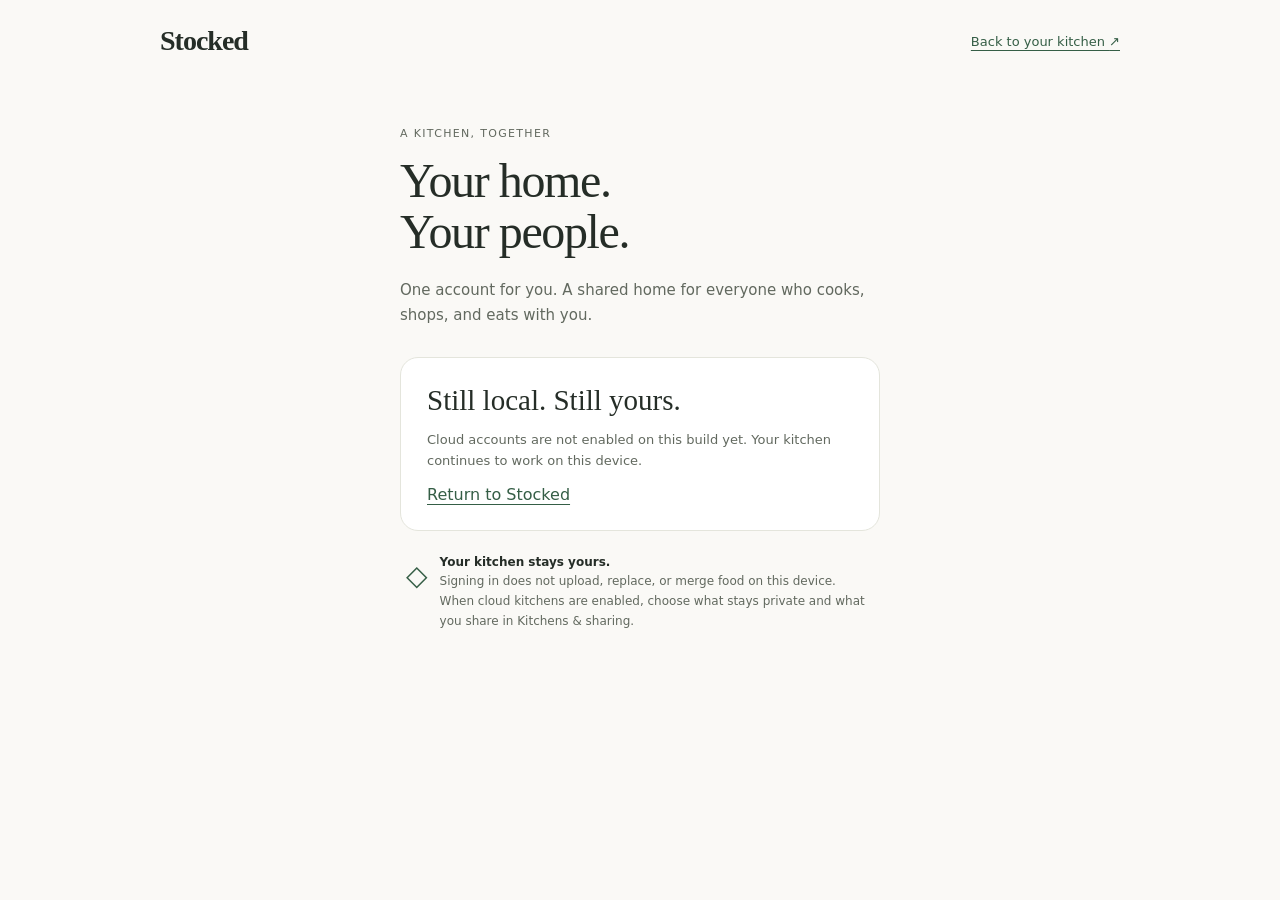
<file: account.html>
<!doctype html>
<html lang="en">
<head>
  <meta charset="utf-8">
  <meta name="viewport" content="width=device-width,initial-scale=1,viewport-fit=cover">
  <meta name="theme-color" content="#FAF9F6">
  <meta name="referrer" content="no-referrer">
  <title>Your household · Stocked</title>
  <link rel="stylesheet" href="assets/account.css">
  <script src="cloud-config.js" defer></script>
  <script src="supabase.min.js" defer></script>
  <script src="assets/account-security.js" defer></script>
  <script src="assets/accounts.js" defer></script>
</head>
<body>
  <header><a href="./" class="wordmark">Stocked</a><a href="./" class="back">Back to your kitchen <span aria-hidden="true">↗</span></a></header>
  <main>
    <p class="eyebrow">A kitchen, together</p>
    <h1>Your home.<br>Your people.</h1>
    <p class="intro">One account for you. A shared home for everyone who cooks, shops, and eats with you.</p>
    <section id="account" aria-label="Account and household"><p role="status">Getting things ready…</p></section>
    <aside class="local-note"><span aria-hidden="true">◇</span><p><strong>Your kitchen stays yours.</strong><br>Signing in does not upload, replace, or merge food on this device. When cloud kitchens are enabled, choose what stays private and what you share in Kitchens &amp; sharing.</p></aside>
  </main>
  <noscript>JavaScript is needed to sign in. Your existing local kitchen is unchanged.</noscript>
</body>
</html>
</file>
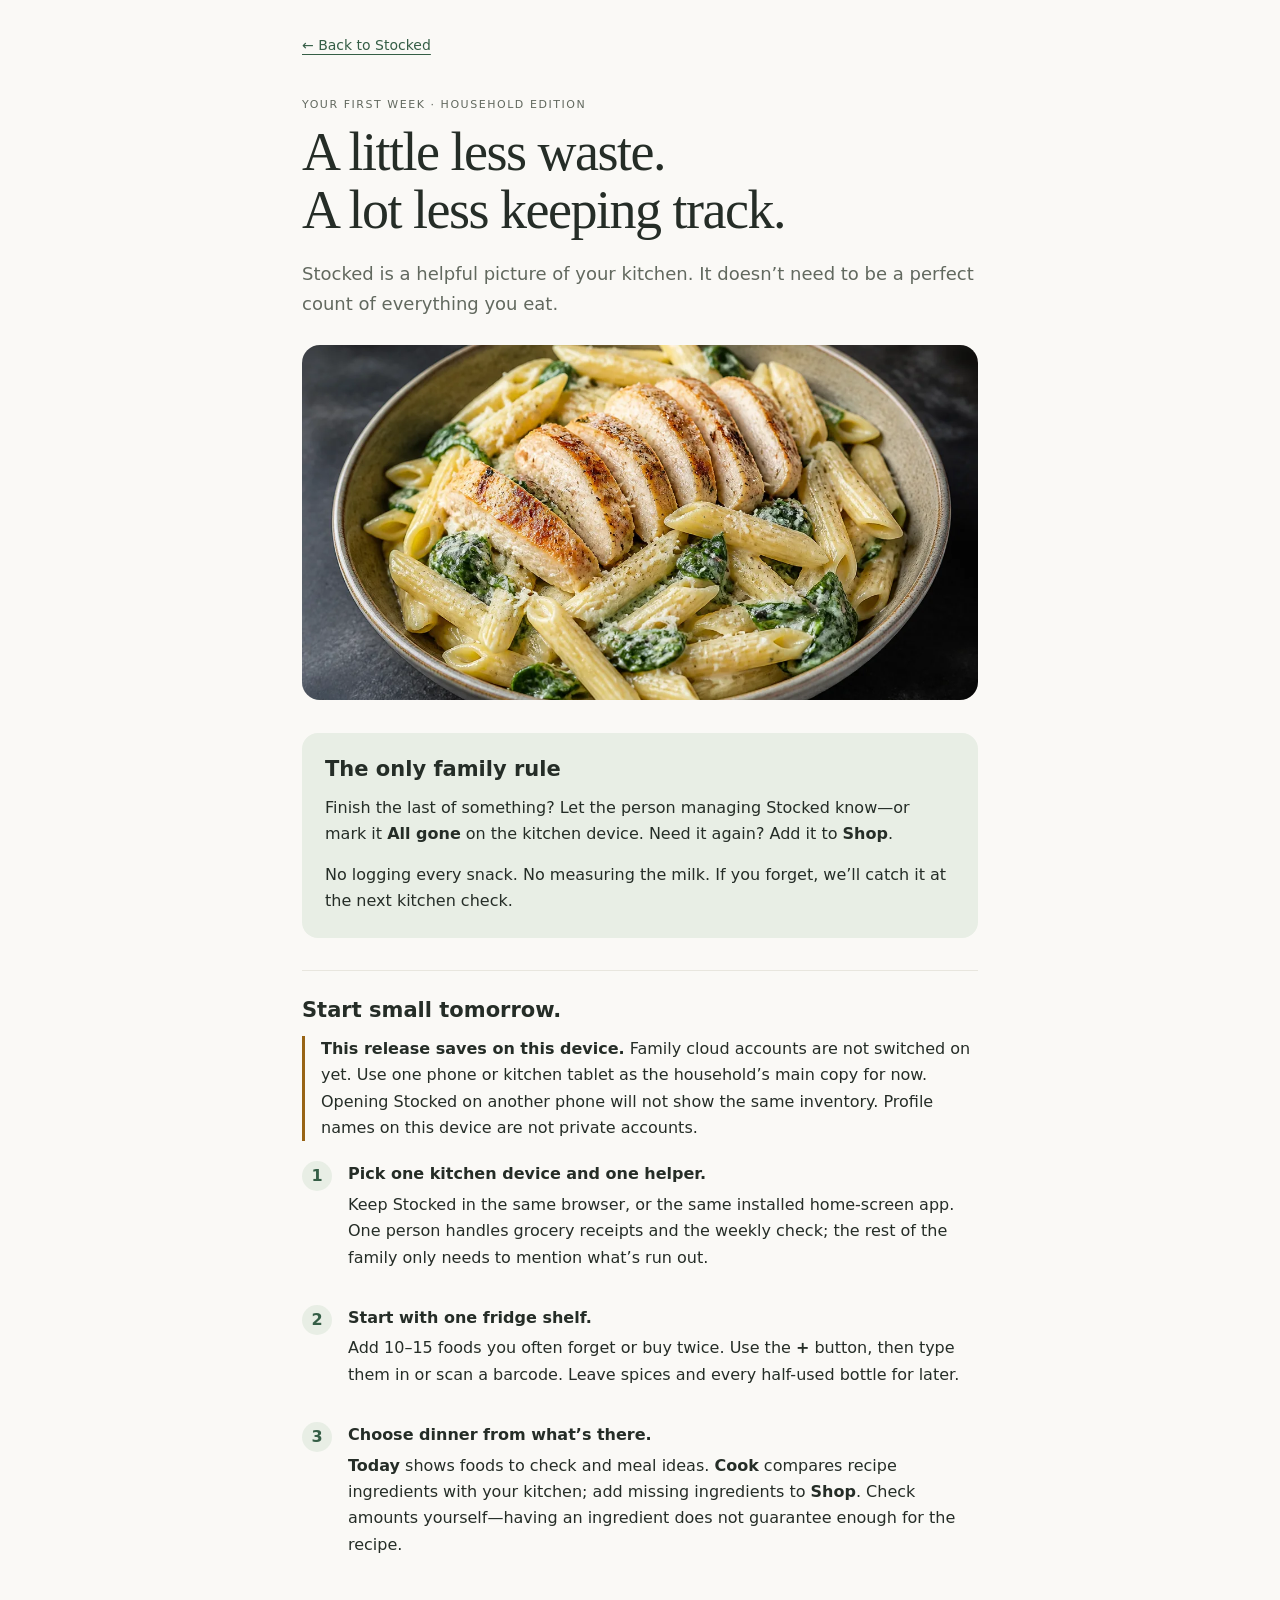
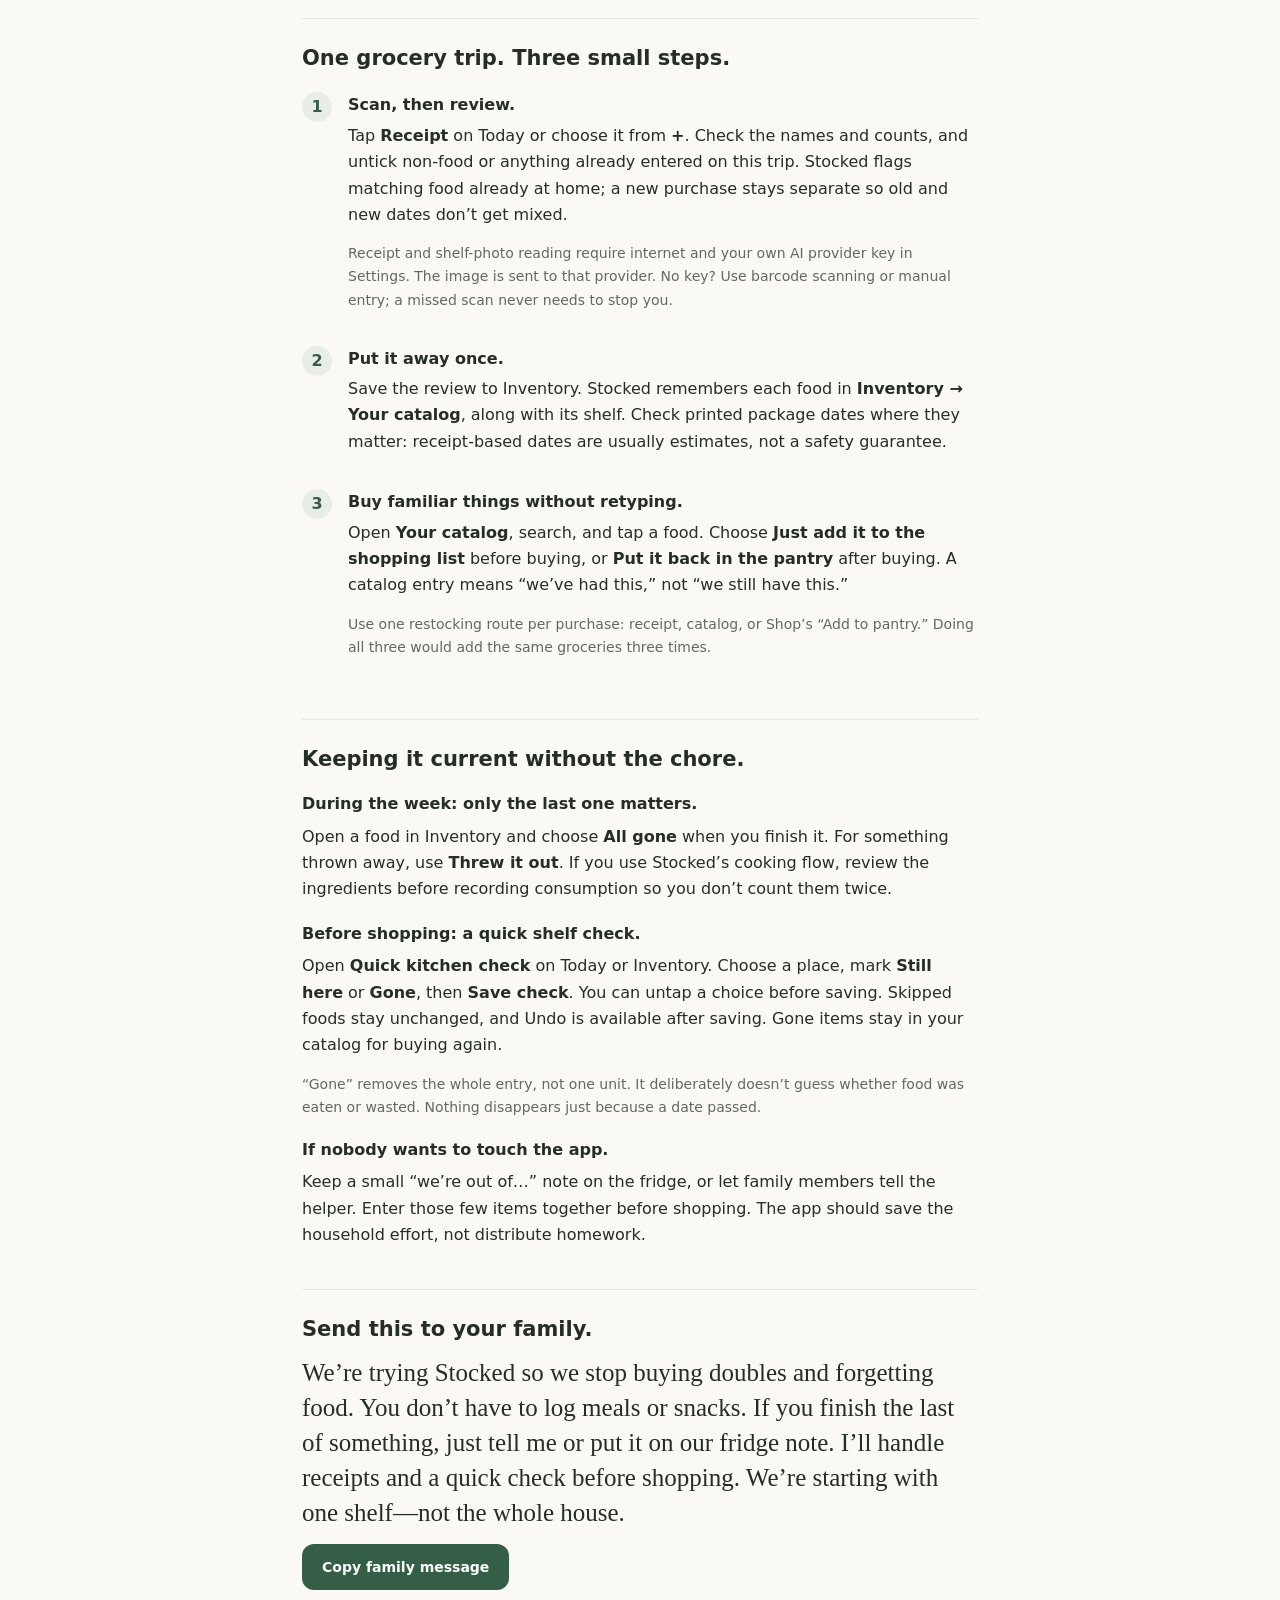
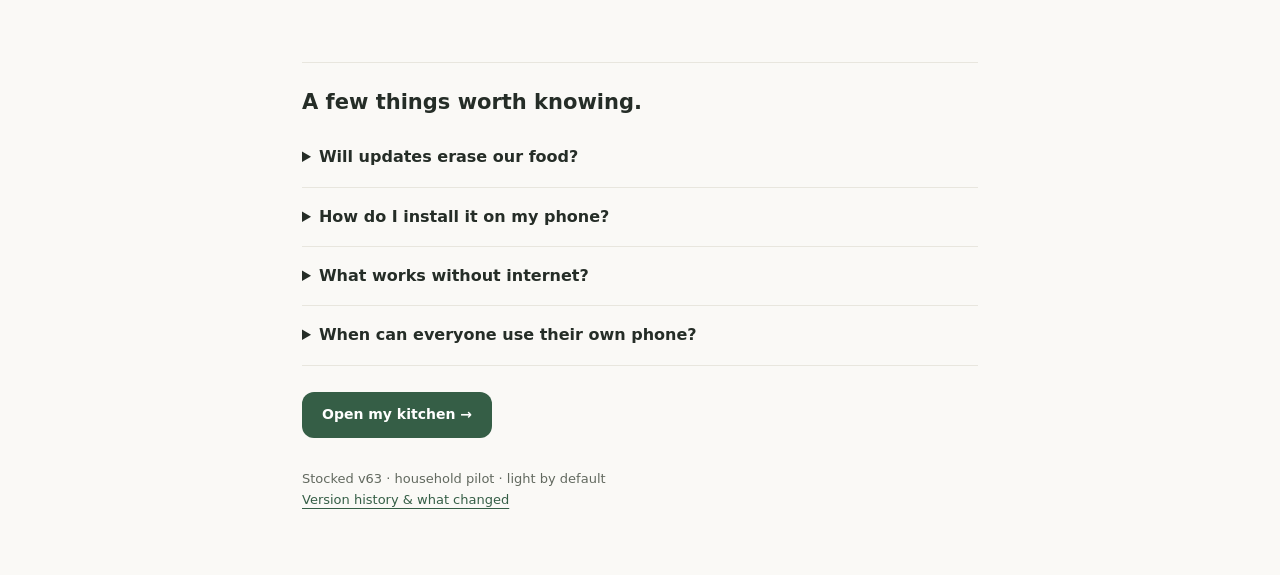
<file: guide.html>
<!doctype html>
<html lang="en">
<head>
  <meta charset="utf-8"><meta name="viewport" content="width=device-width,initial-scale=1,viewport-fit=cover">
  <meta name="color-scheme" content="light"><meta name="theme-color" content="#FAF9F6">
  <title>A simpler kitchen · Stocked</title>
  <style>
    *{box-sizing:border-box}body{margin:0;background:#FAF9F6;color:#252D27;font:16px/1.65 system-ui,sans-serif}main{max-width:720px;margin:auto;padding:32px 22px 64px}a{color:#355E46;text-underline-offset:4px}a:focus-visible,button:focus-visible{outline:3px solid #986414;outline-offset:4px}.back{font-size:14px}.eyebrow{font-size:11px;letter-spacing:.14em;text-transform:uppercase;margin:38px 0 8px;color:#62695F}h1{font:400 clamp(36px,7vw,54px)/1.08 Georgia,serif;letter-spacing:-1.5px;margin:0 0 20px}h2{font-size:21px;line-height:1.3;margin:0 0 12px}h3{font-size:16px;margin:18px 0 6px}p{margin:0 0 14px}.lead{font-size:18px;color:#62695F}.hero{width:100%;aspect-ratio:1.9;object-fit:cover;border-radius:18px;margin:12px 0 24px}.rule{padding:23px;background:#E8EEE5;border-radius:16px;margin:0 0 32px}.rule p:last-child{margin:0}.section{padding:26px 0;border-top:1px solid #E8E6DE}.step{display:grid;grid-template-columns:34px 1fr;gap:12px;margin:20px 0}.number{width:30px;height:30px;border-radius:50%;background:#E8EEE5;color:#355E46;text-align:center;font-weight:600;line-height:30px}.step h3{margin:0 0 4px}.muted{font-size:14px;color:#62695F}.notice{border-left:3px solid #986414;padding-left:16px}.say{font:400 25px/1.4 Georgia,serif}button,.button{display:inline-block;background:#355E46;color:white;border:0;border-radius:12px;padding:14px 20px;font:600 14px system-ui;text-decoration:none;cursor:pointer;min-height:46px}details{border-bottom:1px solid #E8E6DE;padding:16px 0}summary{font-weight:600;cursor:pointer}details p{margin:12px 0 0}#copy-status{min-height:24px;font-size:13px;margin-top:8px}li{margin:8px 0}footer{margin-top:30px;font-size:13px;color:#62695F}@media(prefers-reduced-motion:reduce){*{scroll-behavior:auto}}
  </style>
</head>
<body><main>
  <a class="back" href="./">← Back to Stocked</a>
  <p class="eyebrow">Your first week · household edition</p>
  <h1>A little less waste.<br>A lot less keeping track.</h1>
  <p class="lead">Stocked is a helpful picture of your kitchen. It doesn’t need to be a perfect count of everything you eat.</p>
  <img class="hero" src="./assets/recipes/chicken-spinach-pasta.webp" alt="A bowl of chicken and spinach pasta made from kitchen staples">
  <div class="rule"><h2>The only family rule</h2><p>Finish the last of something? Let the person managing Stocked know—or mark it <b>All gone</b> on the kitchen device. Need it again? Add it to <b>Shop</b>.</p><p>No logging every snack. No measuring the milk. If you forget, we’ll catch it at the next kitchen check.</p></div>
  <section class="section"><h2>Start small tomorrow.</h2>
    <p class="notice"><b>This release saves on this device.</b> Family cloud accounts are not switched on yet. Use one phone or kitchen tablet as the household’s main copy for now. Opening Stocked on another phone will not show the same inventory. Profile names on this device are not private accounts.</p>
    <div class="step"><span class="number">1</span><div><h3>Pick one kitchen device and one helper.</h3><p>Keep Stocked in the same browser, or the same installed home-screen app. One person handles grocery receipts and the weekly check; the rest of the family only needs to mention what’s run out.</p></div></div>
    <div class="step"><span class="number">2</span><div><h3>Start with one fridge shelf.</h3><p>Add 10–15 foods you often forget or buy twice. Use the <b>+</b> button, then type them in or scan a barcode. Leave spices and every half-used bottle for later.</p></div></div>
    <div class="step"><span class="number">3</span><div><h3>Choose dinner from what’s there.</h3><p><b>Today</b> shows foods to check and meal ideas. <b>Cook</b> compares recipe ingredients with your kitchen; add missing ingredients to <b>Shop</b>. Check amounts yourself—having an ingredient does not guarantee enough for the recipe.</p></div></div>
  </section>
  <section class="section"><h2>One grocery trip. Three small steps.</h2>
    <div class="step"><span class="number">1</span><div><h3>Scan, then review.</h3><p>Tap <b>Receipt</b> on Today or choose it from <b>+</b>. Check the names and counts, and untick non-food or anything already entered on this trip. Stocked flags matching food already at home; a new purchase stays separate so old and new dates don’t get mixed.</p><p class="muted">Receipt and shelf-photo reading require internet and your own AI provider key in Settings. The image is sent to that provider. No key? Use barcode scanning or manual entry; a missed scan never needs to stop you.</p></div></div>
    <div class="step"><span class="number">2</span><div><h3>Put it away once.</h3><p>Save the review to Inventory. Stocked remembers each food in <b>Inventory → Your catalog</b>, along with its shelf. Check printed package dates where they matter: receipt-based dates are usually estimates, not a safety guarantee.</p></div></div>
    <div class="step"><span class="number">3</span><div><h3>Buy familiar things without retyping.</h3><p>Open <b>Your catalog</b>, search, and tap a food. Choose <b>Just add it to the shopping list</b> before buying, or <b>Put it back in the pantry</b> after buying. A catalog entry means “we’ve had this,” not “we still have this.”</p><p class="muted">Use one restocking route per purchase: receipt, catalog, or Shop’s “Add to pantry.” Doing all three would add the same groceries three times.</p></div></div>
  </section>
  <section class="section"><h2>Keeping it current without the chore.</h2>
    <h3>During the week: only the last one matters.</h3><p>Open a food in Inventory and choose <b>All gone</b> when you finish it. For something thrown away, use <b>Threw it out</b>. If you use Stocked’s cooking flow, review the ingredients before recording consumption so you don’t count them twice.</p>
    <h3>Before shopping: a quick shelf check.</h3><p>Open <b>Quick kitchen check</b> on Today or Inventory. Choose a place, mark <b>Still here</b> or <b>Gone</b>, then <b>Save check</b>. You can untap a choice before saving. Skipped foods stay unchanged, and Undo is available after saving. Gone items stay in your catalog for buying again.</p>
    <p class="muted">“Gone” removes the whole entry, not one unit. It deliberately doesn’t guess whether food was eaten or wasted. Nothing disappears just because a date passed.</p>
    <h3>If nobody wants to touch the app.</h3><p>Keep a small “we’re out of…” note on the fridge, or let family members tell the helper. Enter those few items together before shopping. The app should save the household effort, not distribute homework.</p>
  </section>
  <section class="section"><h2>Send this to your family.</h2><p class="say" id="family-message">We’re trying Stocked so we stop buying doubles and forgetting food. You don’t have to log meals or snacks. If you finish the last of something, just tell me or put it on our fridge note. I’ll handle receipts and a quick check before shopping. We’re starting with one shelf—not the whole house.</p><button id="copy" type="button">Copy family message</button><p id="copy-status" role="status"></p></section>
  <section class="section"><h2>A few things worth knowing.</h2>
    <details><summary>Will updates erase our food?</summary><p>App updates are designed to keep your saved kitchen data. But device-only storage can still be lost if you clear browser data, lose the device, or use private browsing. Make a JSON backup in Settings before major changes and weekly while using one device. Store it somewhere you control. A downloaded copy is not live family sync.</p></details>
    <details><summary>How do I install it on my phone?</summary><p>On iPhone, open the live Stocked site in Safari, use Share, then Add to Home Screen. On Android, open it in Chrome and look for Install app or Add to Home screen. Open that same installed copy each time. Before entering real groceries, add one test item, close the app, and reopen it to check that it stays.</p></details>
    <details><summary>What works without internet?</summary><p>After Stocked has loaded online, saved inventory, the catalog, your list and bundled recipes work offline on this device. New barcode lookups, receipt reading and online recipe imports need a connection.</p></details>
    <details><summary>When can everyone use their own phone?</summary><p>Private accounts and shared-kitchen sync have been built and tested, but family rollout is still gated on a verified email sender, real sign-up/reset emails, phone sign-in checks and a backup/restore drill. Until that is finished, don’t expect cross-device sharing or private family profiles.</p></details>
  </section>
  <a class="button" href="./">Open my kitchen →</a>
  <footer>Stocked v63 · household pilot · light by default<br><a href="https://github.com/Joemil30/smart-home-inventory/blob/claude/cold-room-pwa-mpph5h/CHANGELOG.md">Version history &amp; what changed</a></footer>
</main><script>
document.getElementById('copy').onclick=async()=>{const status=document.getElementById('copy-status');try{await navigator.clipboard.writeText(document.getElementById('family-message').textContent);status.textContent='Copied. Paste it into your family chat.';}catch{status.textContent='Copy isn’t available here. Press and hold the message to select and copy it.';}};
</script></body></html>
</file>
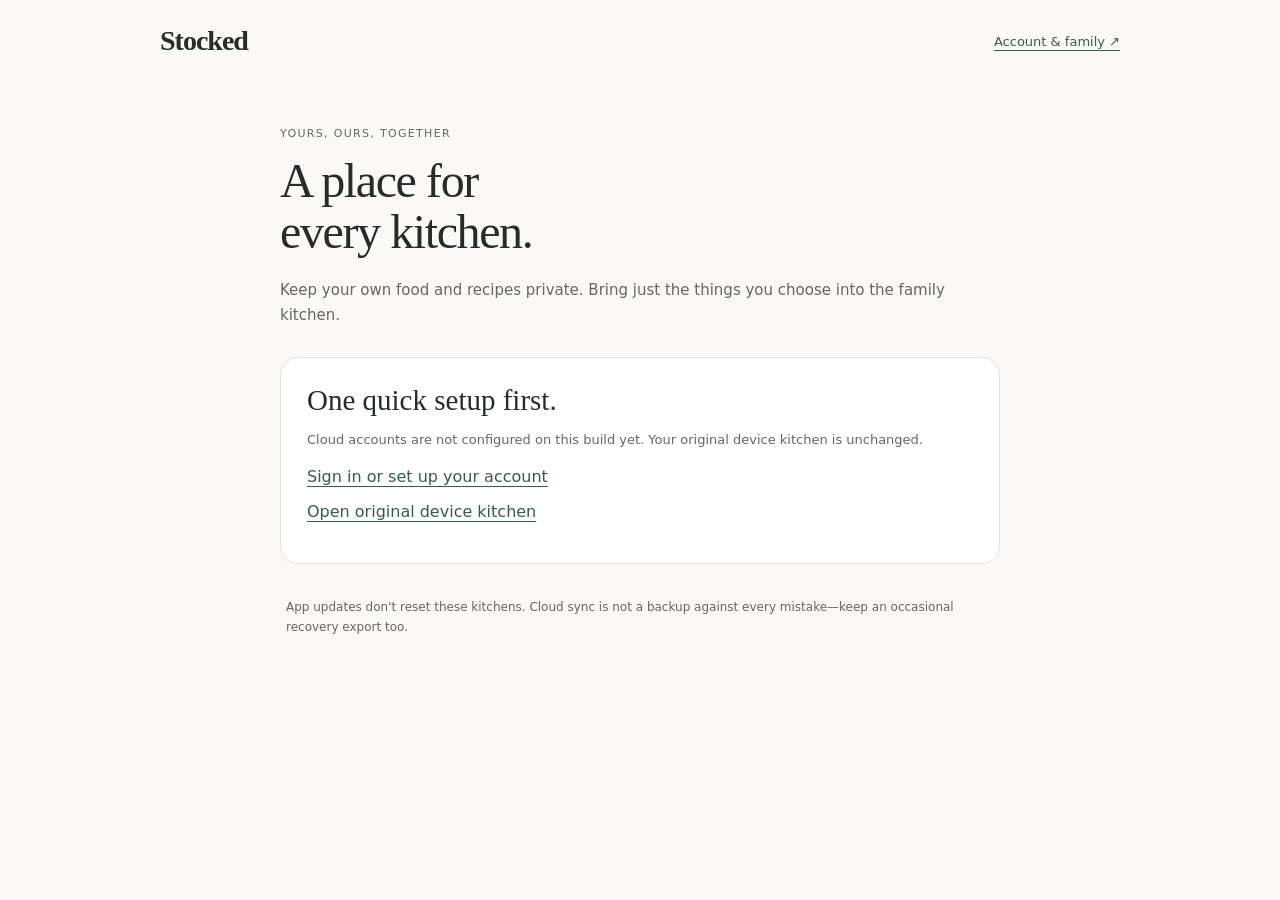
<file: kitchens.html>
<!doctype html>
<html lang="en">
<head>
  <meta charset="utf-8"><meta name="viewport" content="width=device-width,initial-scale=1,viewport-fit=cover">
  <meta name="theme-color" content="#FAF9F6"><meta name="referrer" content="no-referrer">
  <title>Your kitchens · Stocked</title>
  <link rel="stylesheet" href="assets/account.css"><link rel="stylesheet" href="assets/kitchens.css">
  <script src="cloud-config.js" defer></script><script src="assets/cloud-kitchen.js" defer></script><script src="assets/kitchens.js" defer></script>
</head>
<body>
  <header><a href="./" class="wordmark">Stocked</a><a href="account.html" class="back">Account & family ↗</a></header>
  <main><p class="eyebrow">Yours, ours, together</p><h1>A place for<br>every kitchen.</h1>
    <p class="intro">Keep your own food and recipes private. Bring just the things you choose into the family kitchen.</p>
    <section id="kitchens" aria-label="Kitchens and sharing"><p role="status">Connecting to your account…</p></section>
    <p class="local-note">App updates don't reset these kitchens. Cloud sync is not a backup against every mistake—keep an occasional recovery export too.</p>
  </main>
</body>
</html>
</file>
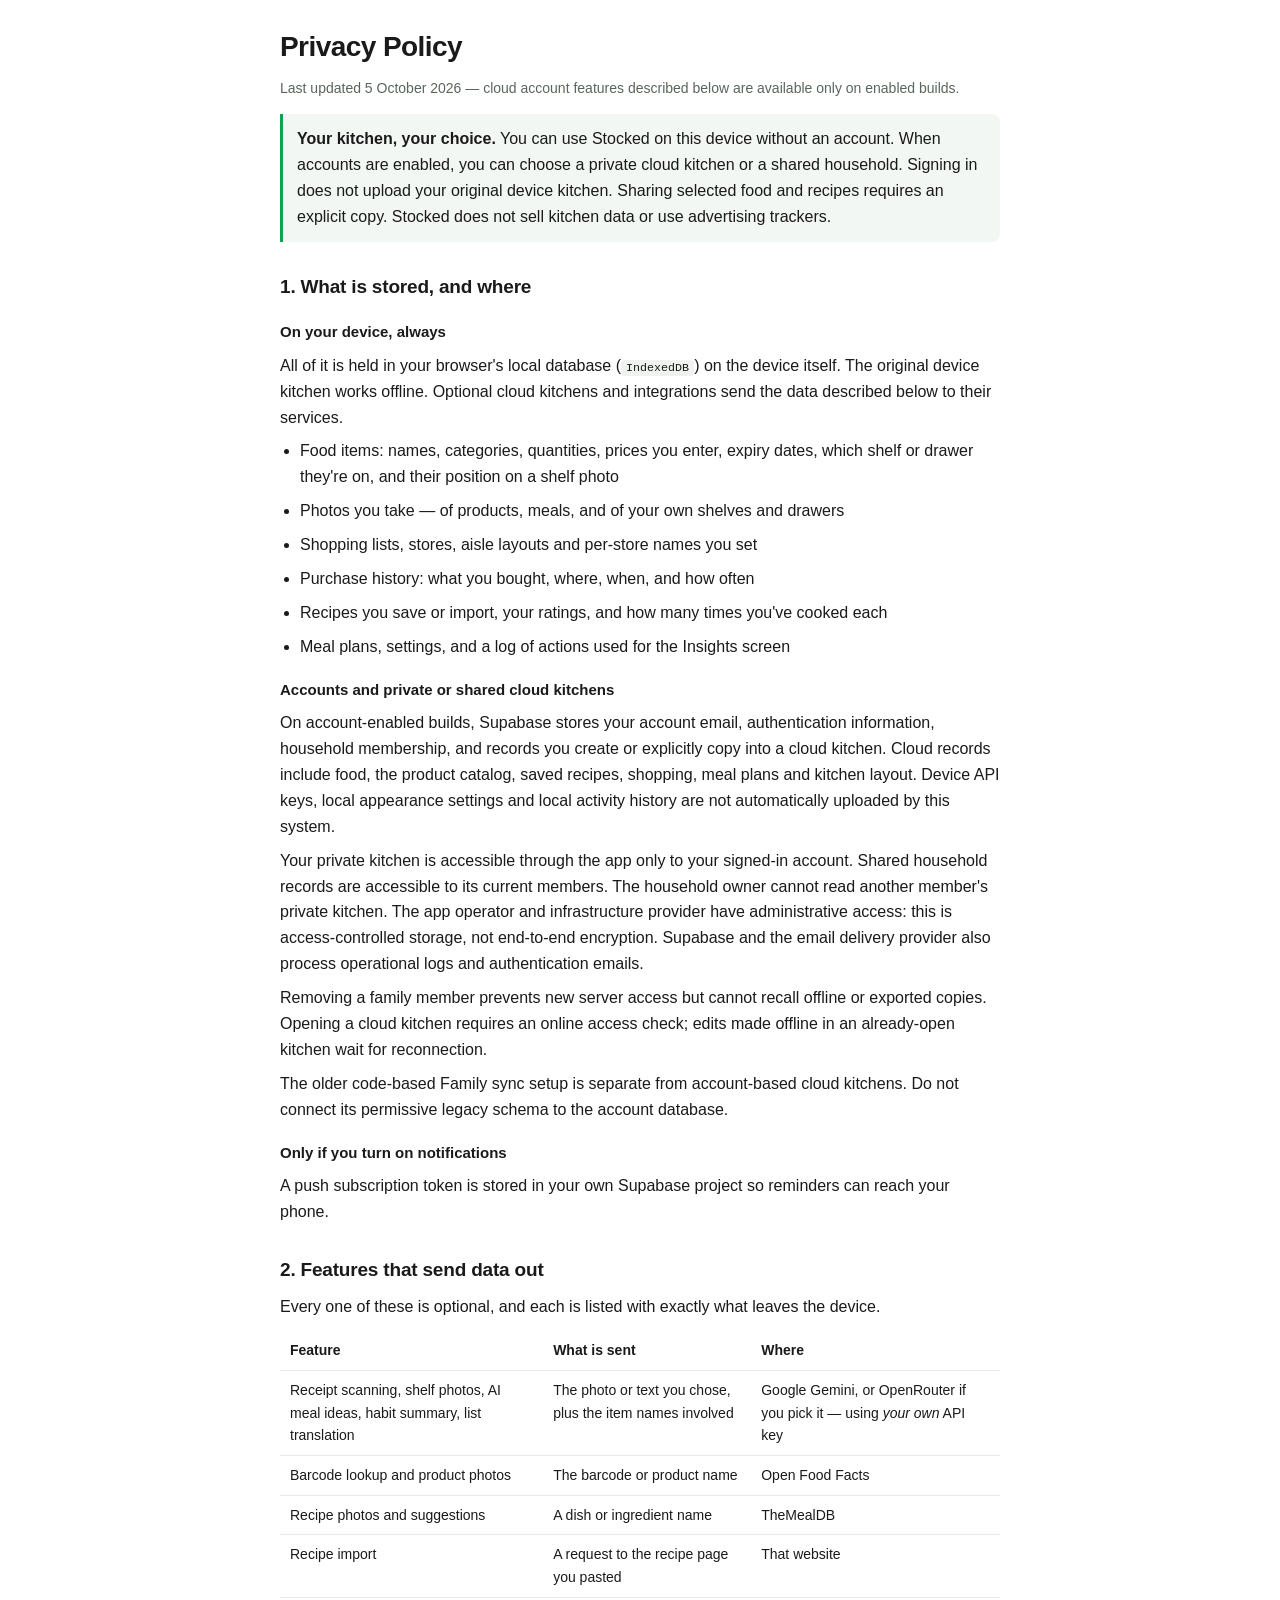
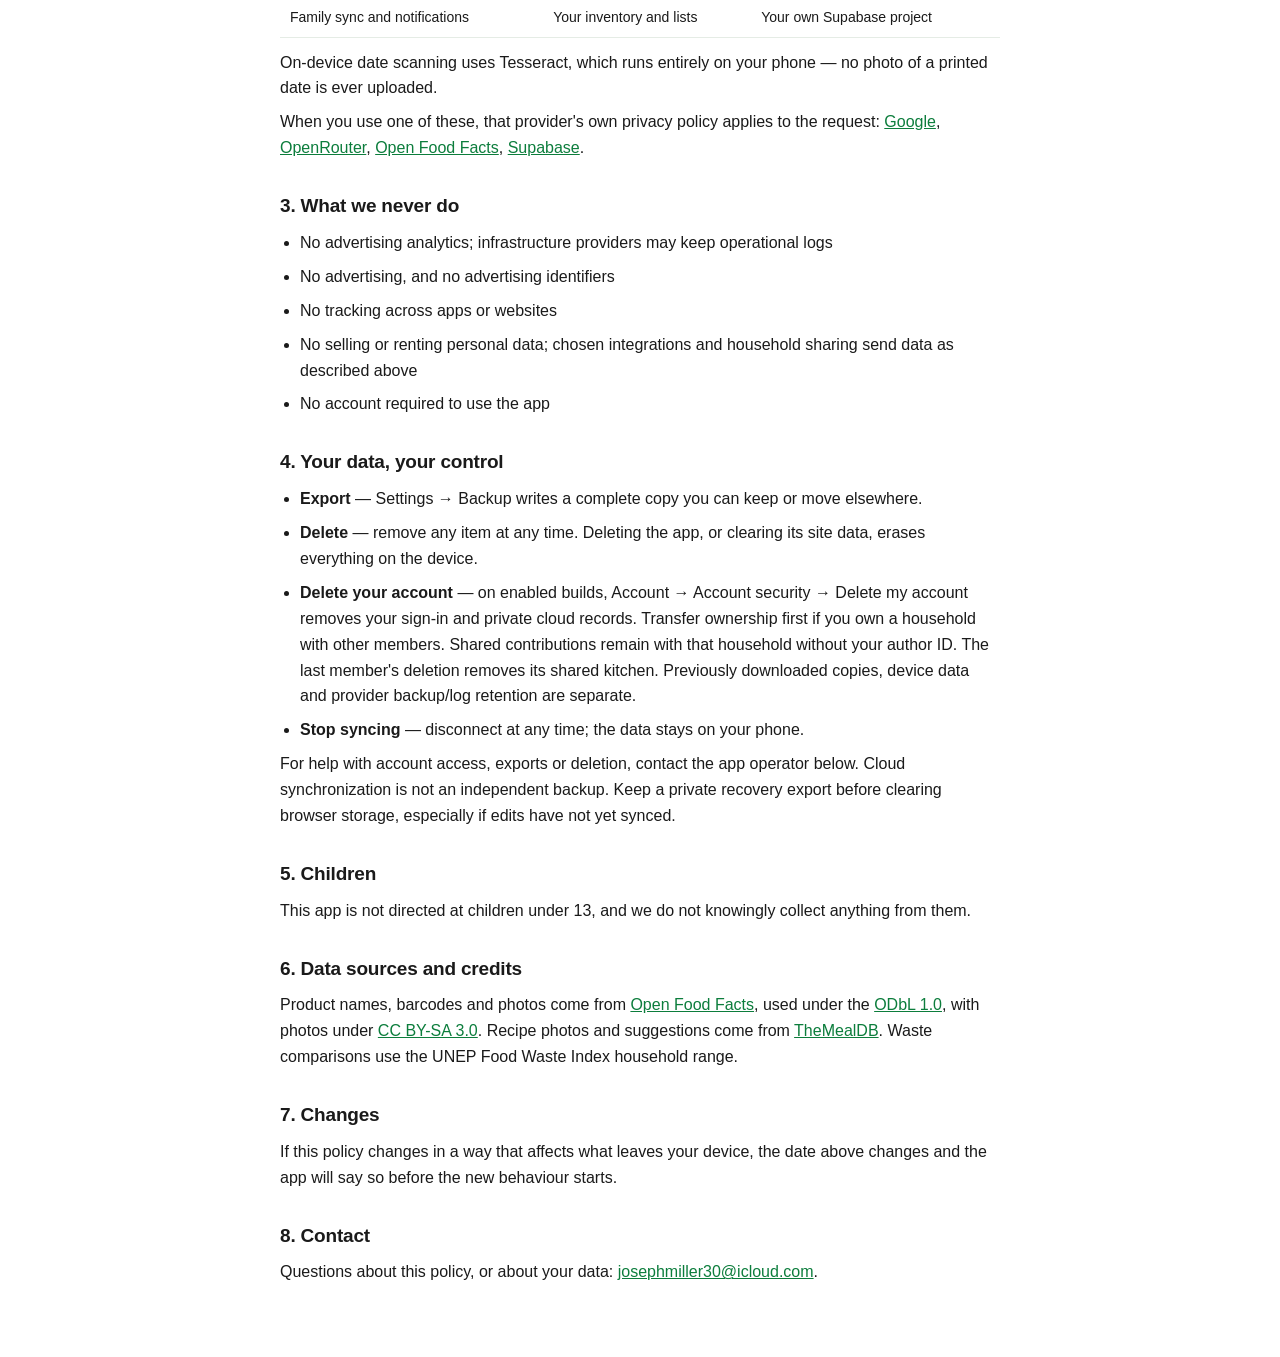
<file: privacy.html>
<!DOCTYPE html>
<html lang="en">
<head>
  <meta charset="utf-8">
  <meta name="viewport" content="width=device-width, initial-scale=1">
  <title>Privacy Policy</title>
  <style>
    :root { color-scheme: light; }
    * { margin: 0; padding: 0; box-sizing: border-box; }
    body { font-family: -apple-system, BlinkMacSystemFont, "Segoe UI", Roboto, sans-serif;
           line-height: 1.62; color: #1a1a1a; background: #fff; padding: 24px 20px 64px;
           max-width: 760px; margin: 0 auto; }
    h1 { font-size: 28px; margin: 0 0 6px; letter-spacing: -.02em; }
    h2 { font-size: 19px; margin: 30px 0 8px; letter-spacing: -.01em; }
    h3 { font-size: 15px; margin: 18px 0 4px; }
    p, li { margin: 8px 0; }
    ul { margin-left: 20px; }
    a { color: #0C7D3C; }
    code { background: #f0f2f0; padding: 1px 5px; border-radius: 4px; font-size: .9em; }
    .sub { color: #5a655c; font-size: 14px; margin-bottom: 4px; }
    table { border-collapse: collapse; width: 100%; margin: 12px 0; font-size: 14px; }
    th, td { text-align: left; padding: 8px 10px; border-bottom: 1px solid #e5ece5; vertical-align: top; }
    th { font-weight: 700; }
    .box { background: #f3f7f4; border-left: 3px solid #12A150; padding: 12px 14px; margin: 14px 0;
           border-radius: 0 8px 8px 0; }
  </style>
</head>
<body>

<h1>Privacy Policy</h1>
<p class="sub">Last updated 5 October 2026 — cloud account features described below are available only on enabled builds.</p>

<div class="box">
  <strong>Your kitchen, your choice.</strong> You can use Stocked on this device without an account.
  When accounts are enabled, you can choose a private cloud kitchen or a shared household.
  Signing in does not upload your original device kitchen. Sharing selected food and recipes
  requires an explicit copy. Stocked does not sell kitchen data or use advertising trackers.
</div>

<h2>1. What is stored, and where</h2>

<h3>On your device, always</h3>
<p>All of it is held in your browser's local database (<code>IndexedDB</code>) on the device
itself. The original device kitchen works offline. Optional cloud kitchens and integrations
send the data described below to their services.</p>
<ul>
  <li>Food items: names, categories, quantities, prices you enter, expiry dates, which shelf
      or drawer they're on, and their position on a shelf photo</li>
  <li>Photos you take — of products, meals, and of your own shelves and drawers</li>
  <li>Shopping lists, stores, aisle layouts and per-store names you set</li>
  <li>Purchase history: what you bought, where, when, and how often</li>
  <li>Recipes you save or import, your ratings, and how many times you've cooked each</li>
  <li>Meal plans, settings, and a log of actions used for the Insights screen</li>
</ul>

<h3>Accounts and private or shared cloud kitchens</h3>
<p>On account-enabled builds, Supabase stores your account email, authentication information,
household membership, and records you create or explicitly copy into a cloud kitchen.
Cloud records include food, the product catalog, saved recipes, shopping, meal plans and
kitchen layout. Device API keys, local appearance settings and local activity history are
not automatically uploaded by this system.</p>
<p>Your private kitchen is accessible through the app only to your signed-in account.
Shared household records are accessible to its current members. The household owner cannot
read another member's private kitchen. The app operator and infrastructure provider have
administrative access: this is access-controlled storage, not end-to-end encryption.
Supabase and the email delivery provider also process operational logs and authentication emails.</p>
<p>Removing a family member prevents new server access but cannot recall offline or exported
copies. Opening a cloud kitchen requires an online access check; edits made offline in an
already-open kitchen wait for reconnection.</p>
<p>The older code-based Family sync setup is separate from account-based cloud kitchens.
Do not connect its permissive legacy schema to the account database.</p>

<h3>Only if you turn on notifications</h3>
<p>A push subscription token is stored in your own Supabase project so reminders can reach
your phone.</p>

<h2>2. Features that send data out</h2>
<p>Every one of these is optional, and each is listed with exactly what leaves the device.</p>

<table>
  <tr><th>Feature</th><th>What is sent</th><th>Where</th></tr>
  <tr><td>Receipt scanning, shelf photos, AI meal ideas, habit summary, list translation</td>
      <td>The photo or text you chose, plus the item names involved</td>
      <td>Google Gemini, or OpenRouter if you pick it — using <em>your own</em> API key</td></tr>
  <tr><td>Barcode lookup and product photos</td><td>The barcode or product name</td>
      <td>Open Food Facts</td></tr>
  <tr><td>Recipe photos and suggestions</td><td>A dish or ingredient name</td><td>TheMealDB</td></tr>
  <tr><td>Recipe import</td><td>A request to the recipe page you pasted</td><td>That website</td></tr>
  <tr><td>Family sync and notifications</td><td>Your inventory and lists</td>
      <td>Your own Supabase project</td></tr>
</table>

<p>On-device date scanning uses Tesseract, which runs entirely on your phone — no photo of a
printed date is ever uploaded.</p>

<p>When you use one of these, that provider's own privacy policy applies to the request:
<a href="https://policies.google.com/privacy" target="_blank" rel="noopener">Google</a>,
<a href="https://openrouter.ai/privacy" target="_blank" rel="noopener">OpenRouter</a>,
<a href="https://world.openfoodfacts.org/privacy" target="_blank" rel="noopener">Open Food Facts</a>,
<a href="https://supabase.com/privacy" target="_blank" rel="noopener">Supabase</a>.</p>

<h2>3. What we never do</h2>
<ul>
  <li>No advertising analytics; infrastructure providers may keep operational logs</li>
  <li>No advertising, and no advertising identifiers</li>
  <li>No tracking across apps or websites</li>
  <li>No selling or renting personal data; chosen integrations and household sharing send data as described above</li>
  <li>No account required to use the app</li>
</ul>

<h2>4. Your data, your control</h2>
<ul>
  <li><strong>Export</strong> — Settings → Backup writes a complete copy you can keep or move
      elsewhere.</li>
  <li><strong>Delete</strong> — remove any item at any time. Deleting the app, or clearing its
      site data, erases everything on the device.</li>
  <li><strong>Delete your account</strong> — on enabled builds, Account → Account security →
      Delete my account removes your sign-in and private cloud records. Transfer ownership
      first if you own a household with other members. Shared contributions remain with that
      household without your author ID. The last member's deletion removes its shared kitchen.
      Previously downloaded copies, device data and provider backup/log retention are separate.</li>
  <li><strong>Stop syncing</strong> — disconnect at any time; the data stays on your phone.</li>
</ul>
<p>For help with account access, exports or deletion, contact the app operator below.
Cloud synchronization is not an independent backup. Keep a private recovery export before
clearing browser storage, especially if edits have not yet synced.</p>

<h2>5. Children</h2>
<p>This app is not directed at children under 13, and we do not knowingly collect anything
from them.</p>

<h2>6. Data sources and credits</h2>
<p>Product names, barcodes and photos come from
<a href="https://world.openfoodfacts.org" target="_blank" rel="noopener">Open Food Facts</a>,
used under the <a href="https://opendatacommons.org/licenses/odbl/1-0/" target="_blank" rel="noopener">ODbL 1.0</a>,
with photos under <a href="https://creativecommons.org/licenses/by-sa/3.0/" target="_blank" rel="noopener">CC BY-SA 3.0</a>.
Recipe photos and suggestions come from
<a href="https://www.themealdb.com" target="_blank" rel="noopener">TheMealDB</a>.
Waste comparisons use the UNEP Food Waste Index household range.</p>

<h2>7. Changes</h2>
<p>If this policy changes in a way that affects what leaves your device, the date above changes
and the app will say so before the new behaviour starts.</p>

<h2>8. Contact</h2>
<p>Questions about this policy, or about your data:
<a href="mailto:josephmiller30@icloud.com">josephmiller30@icloud.com</a>.</p>

</body>
</html>
</file>
<file: assets/account.css>
:root{color-scheme:light;--bg:#faf9f6;--paper:#fff;--ink:#252d27;--muted:#62695f;--line:#e4e5dc;--green:#355e46;--soft:#e8eee5;--error:#a13c36;font-family:system-ui,-apple-system,BlinkMacSystemFont,'Segoe UI',sans-serif;color:var(--ink);background:var(--bg)}
*{box-sizing:border-box}body{margin:0;padding:env(safe-area-inset-top) 20px env(safe-area-inset-bottom)}header{max-width:960px;margin:0 auto;display:flex;align-items:center;justify-content:space-between;padding:25px 0;gap:20px}a{color:var(--green);text-underline-offset:4px}.wordmark{font:600 28px Georgia,serif;letter-spacing:-1px;text-decoration:none;color:var(--ink)}.back{font-size:13px}main{max-width:480px;margin:45px auto 80px}.eyebrow{text-transform:uppercase;font-size:11px;letter-spacing:.12em;color:var(--muted);margin:0 0 15px}h1{font:400 48px/1.07 Georgia,serif;letter-spacing:-1.4px;margin:0 0 20px}h2{font:400 29px/1.15 Georgia,serif;margin:0 0 12px;overflow-wrap:anywhere}.intro{font-size:15px;line-height:1.7;color:var(--muted);margin-bottom:28px}.panel{background:var(--paper);border:1px solid var(--line);border-radius:18px;padding:26px}.tabs{display:flex;border-bottom:1px solid var(--line);gap:24px;margin-bottom:24px}.tabs button{border:0;border-radius:0;background:none;padding:12px 0;color:var(--muted);min-height:44px;width:auto}.tabs button[aria-selected=true]{border-bottom:2px solid var(--green);color:var(--green)}label{display:block;font-size:13px;font-weight:550;margin:18px 0 0}input{display:block;width:100%;min-height:48px;border:1px solid #cdd1c7;border-radius:10px;margin-top:8px;padding:12px;font:inherit;color:var(--ink);background:white}input:focus-visible,button:focus-visible,a:focus-visible{outline:2px solid var(--green);outline-offset:3px}button{font:600 14px system-ui,sans-serif;color:var(--green);background:white;border:1px solid var(--line);border-radius:11px;min-height:46px;padding:11px 16px;cursor:pointer;width:100%;transition:background 140ms}button:hover{background:var(--soft)}button:disabled{opacity:.6;cursor:wait}.primary{background:var(--green);color:white;border-color:var(--green);margin-top:22px}.primary:hover{background:#274934}.text-button{border:0;background:none;font-size:13px;text-decoration:underline;font-weight:400}.note{font-size:13px;line-height:1.6;color:var(--muted);overflow-wrap:anywhere}.notice{font-size:13px;line-height:1.6;background:var(--soft);padding:14px;border-radius:10px;margin-top:16px;overflow-wrap:anywhere}.notice.error{background:#f8e8e4;color:var(--error)}.notice:empty{display:none}.local-note{display:flex;gap:12px;padding:22px 6px;color:var(--muted);font-size:12px;line-height:1.65}.local-note>span{font-size:28px;color:var(--green)}.local-note p{margin:0}.local-note strong{font-weight:600;color:var(--ink)}.account-email{font-size:13px;color:var(--muted);overflow-wrap:anywhere}.stack{display:grid;gap:12px}.separator{border:0;border-top:1px solid var(--line);margin:24px 0}.member{display:flex;align-items:center;justify-content:space-between;gap:12px;padding:14px 0;border-bottom:1px solid var(--line);font-size:14px}.member span{overflow-wrap:anywhere}.member small{display:block;color:var(--muted);margin-top:4px}.member button{width:auto;font-size:12px;flex-shrink:0}#invite-link{font-size:12px}fieldset{border:0;padding:0;margin:0;min-width:0}.row{display:flex;gap:10px;margin-top:12px}.row>*{flex:1}.danger{color:var(--error)}.status-pill{display:inline-block;font-size:11px;background:var(--soft);color:var(--green);border-radius:20px;padding:6px 10px;margin:0 0 16px}details{margin-top:22px}summary{font-size:13px;cursor:pointer;padding:12px 0}footer{margin-top:20px}
@media(max-width:360px){body{padding-left:16px;padding-right:16px}main{margin-top:26px}h1{font-size:41px}.panel{padding:20px}.back{font-size:12px}}
@media(prefers-reduced-motion:reduce){*{transition:none!important;scroll-behavior:auto!important}}
select{display:block;width:100%;min-height:48px;border:1px solid #cdd1c7;border-radius:10px;margin-top:8px;padding:12px;font:inherit;background:white;color:var(--ink)}select:focus-visible,summary:focus-visible{outline:2px solid var(--green);outline-offset:3px}.mfa-qr{display:block;width:220px;max-width:100%;height:auto;margin:20px auto}.account-security h2{font-size:24px}
</file>
<file: assets/kitchens.css>
main{max-width:720px}.kitchen-grid{display:grid;grid-template-columns:1fr 1fr;gap:14px;margin:22px 0}.kitchen-card{background:white;border:1px solid var(--line);border-radius:16px;padding:20px}.kitchen-card h2{font-size:25px}.kitchen-card p{font-size:13px;line-height:1.6;color:var(--muted)}.kitchen-card a{display:inline-block;padding:12px 0;font-size:14px}.panel{margin-top:20px}select{width:100%;min-height:46px;border:1px solid var(--line);border-radius:10px;padding:10px;background:white;color:var(--ink);font:inherit;margin-top:8px}.transfer-row{display:flex;gap:12px;align-items:center;padding:13px 0;border-bottom:1px solid var(--line);font-size:14px;margin:0;overflow-wrap:anywhere}.transfer-row input{width:22px;min-height:22px;flex-shrink:0;margin:0;accent-color:var(--green)}.transfer-row small{display:block;font-weight:400;color:var(--muted);padding-top:3px}.pick-list{max-height:400px;overflow:auto;margin:12px 0}.conflict{border:1px solid var(--line);padding:16px;border-radius:12px;margin:12px 0}.conflict pre{white-space:pre-wrap;overflow-wrap:anywhere;max-height:220px;overflow:auto;font-size:11px;background:var(--bg);padding:10px}#sync-message{margin:12px 0}button:focus-visible,select:focus-visible,input:focus-visible{outline:2px solid var(--green);outline-offset:3px}@media(max-width:520px){.kitchen-grid{grid-template-columns:1fr}.panel{padding:20px}.row{flex-direction:column}main{margin-top:26px}}
</file>
